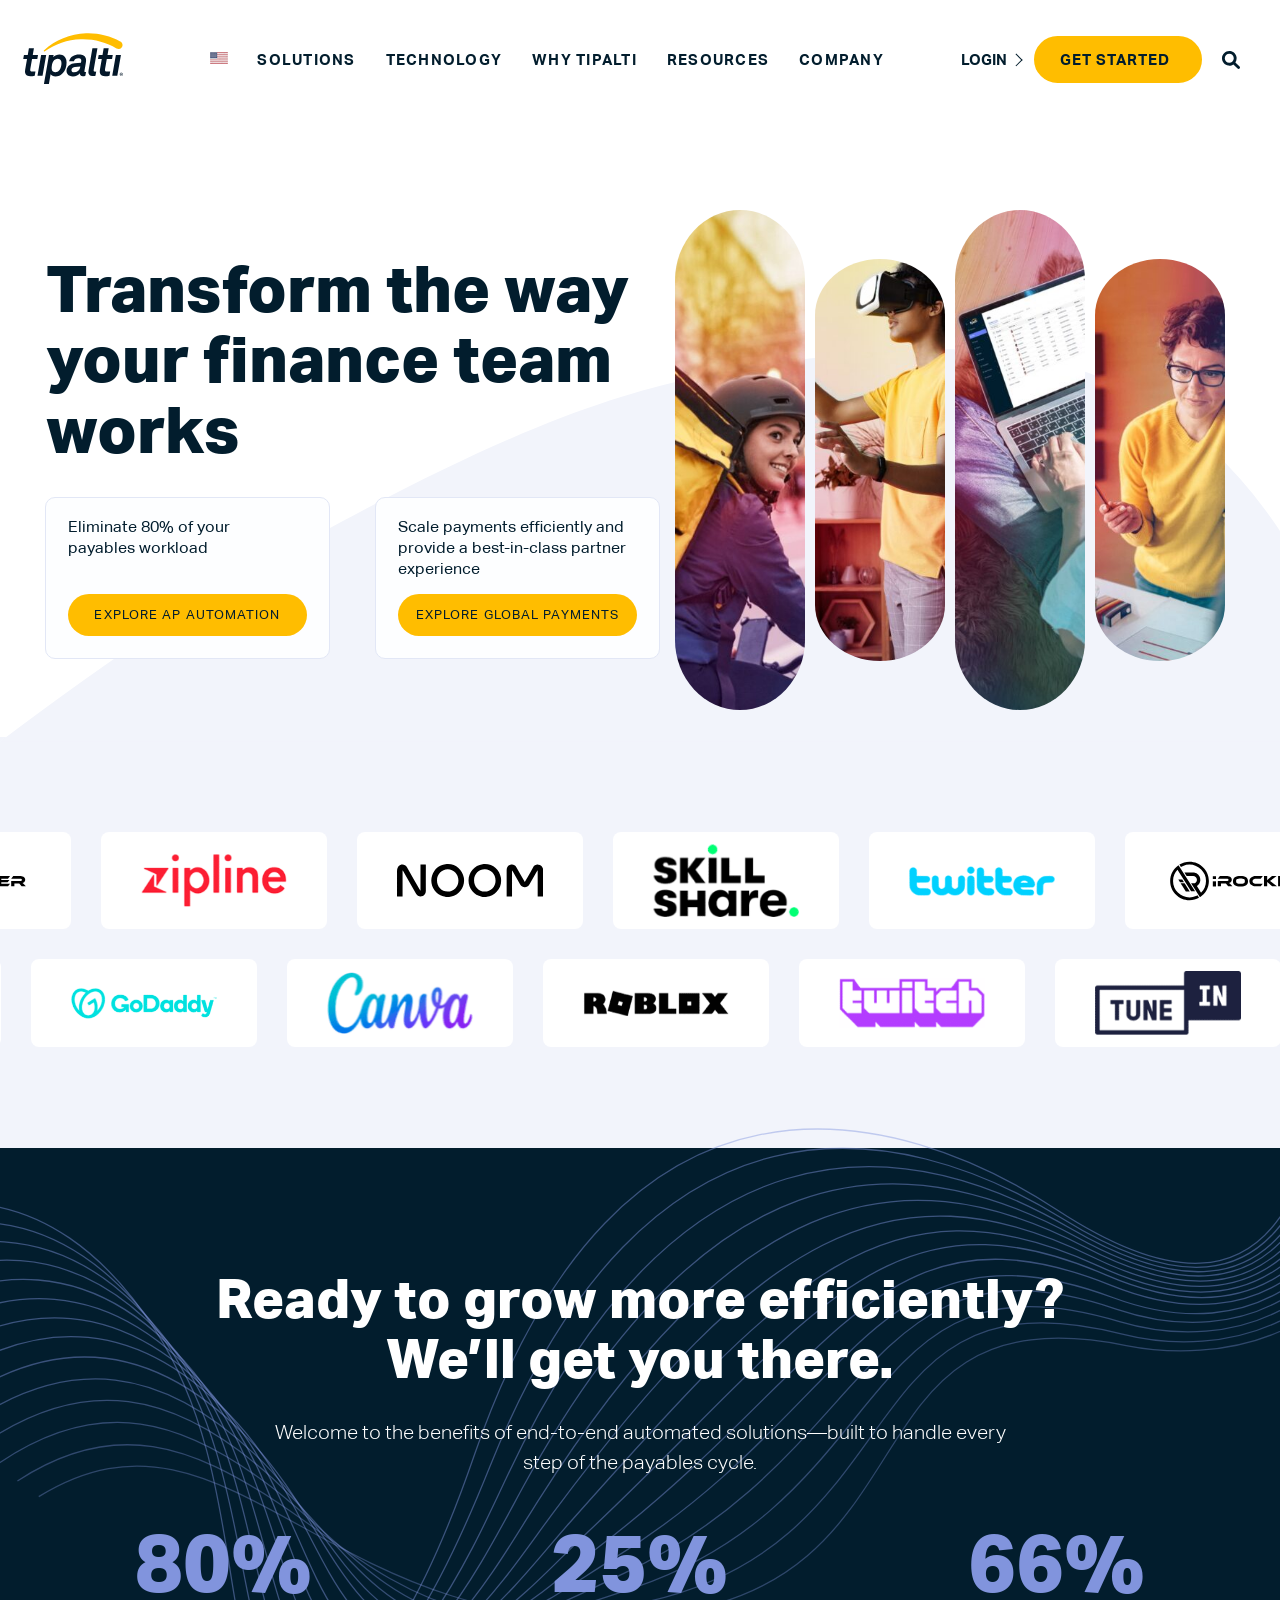
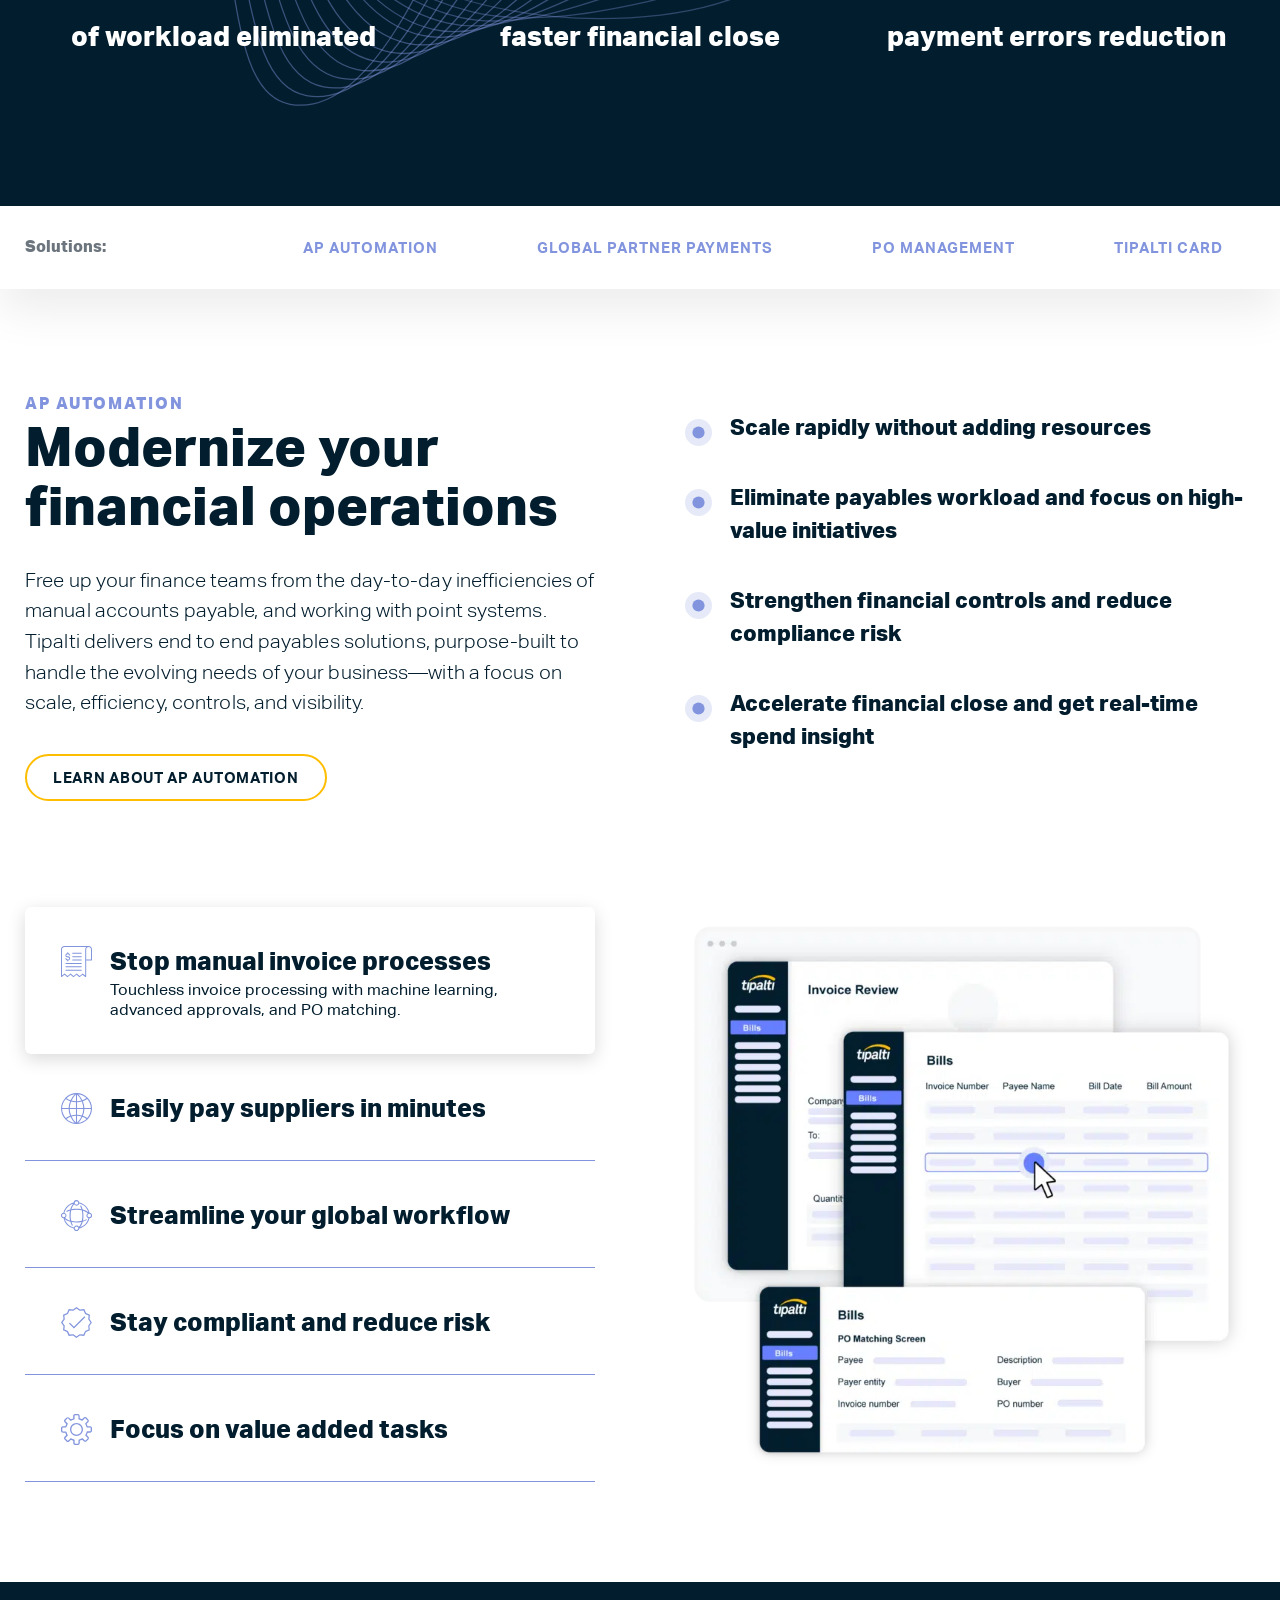
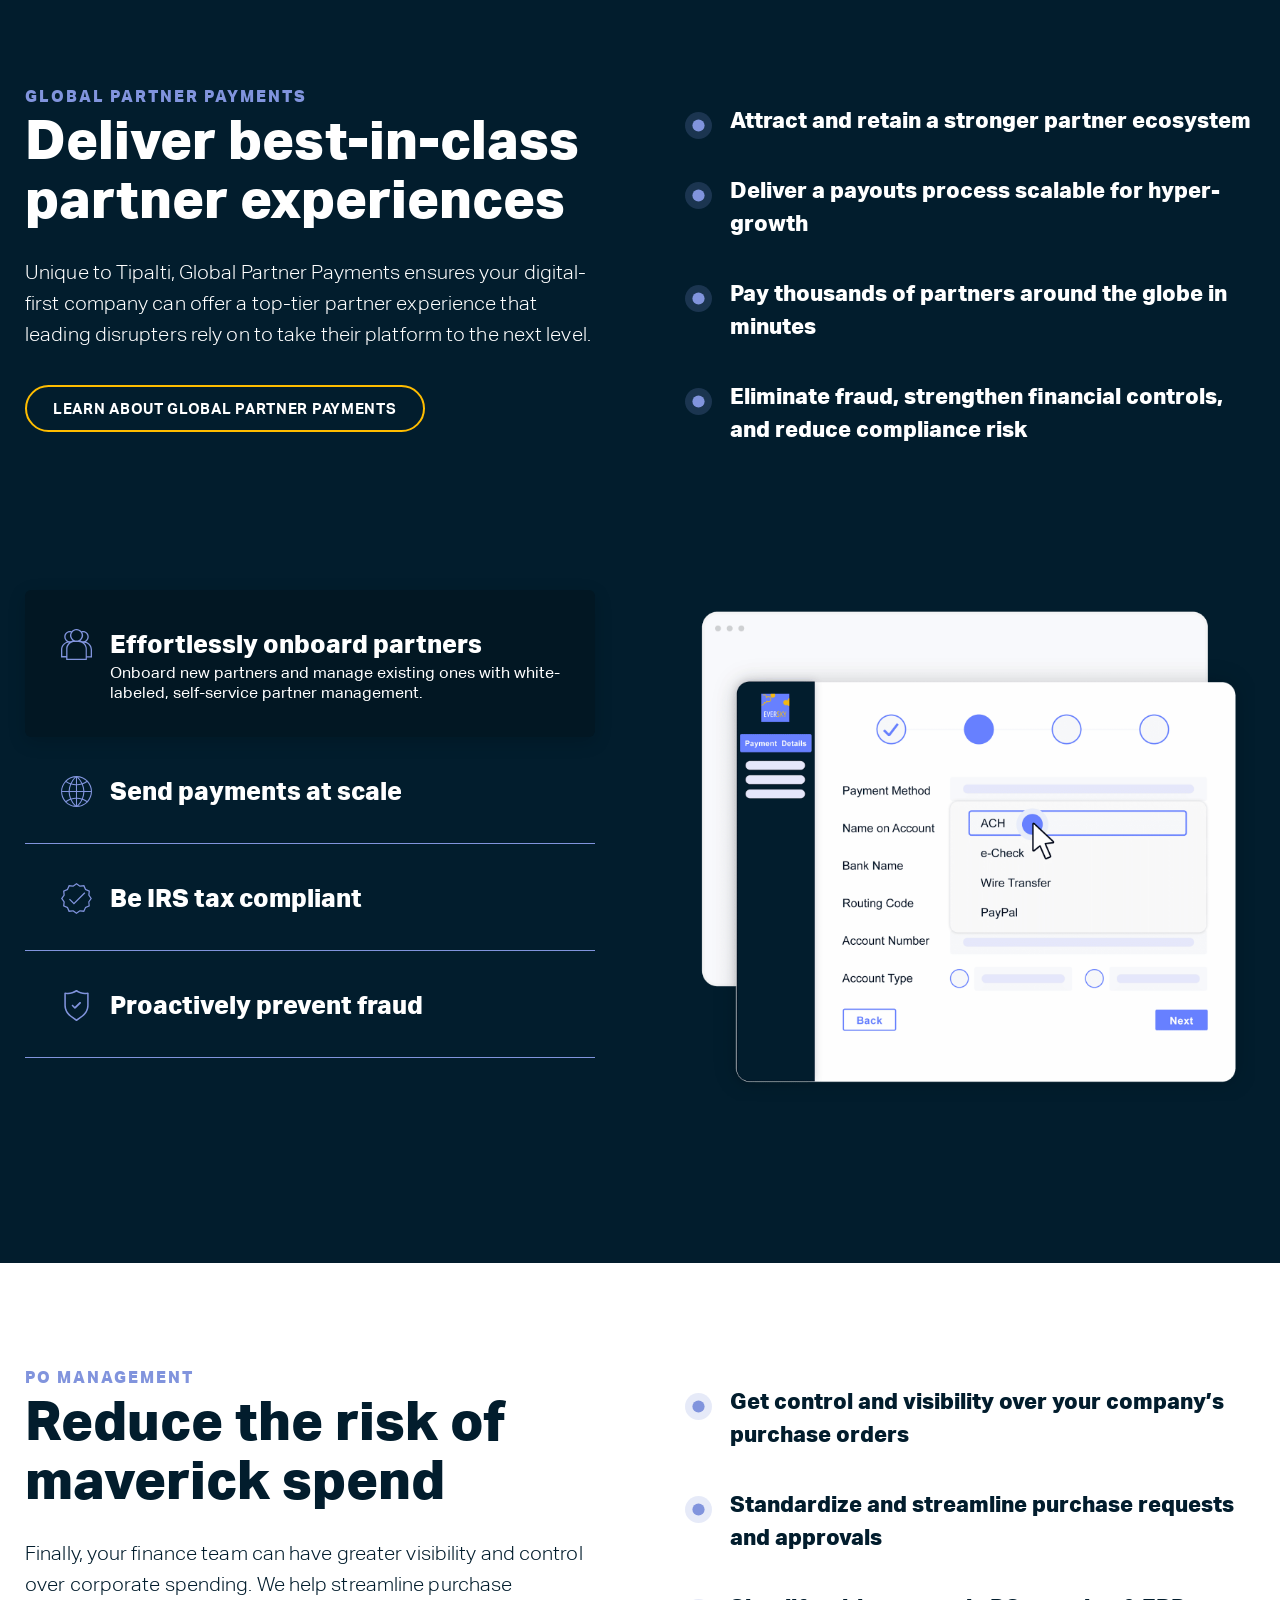
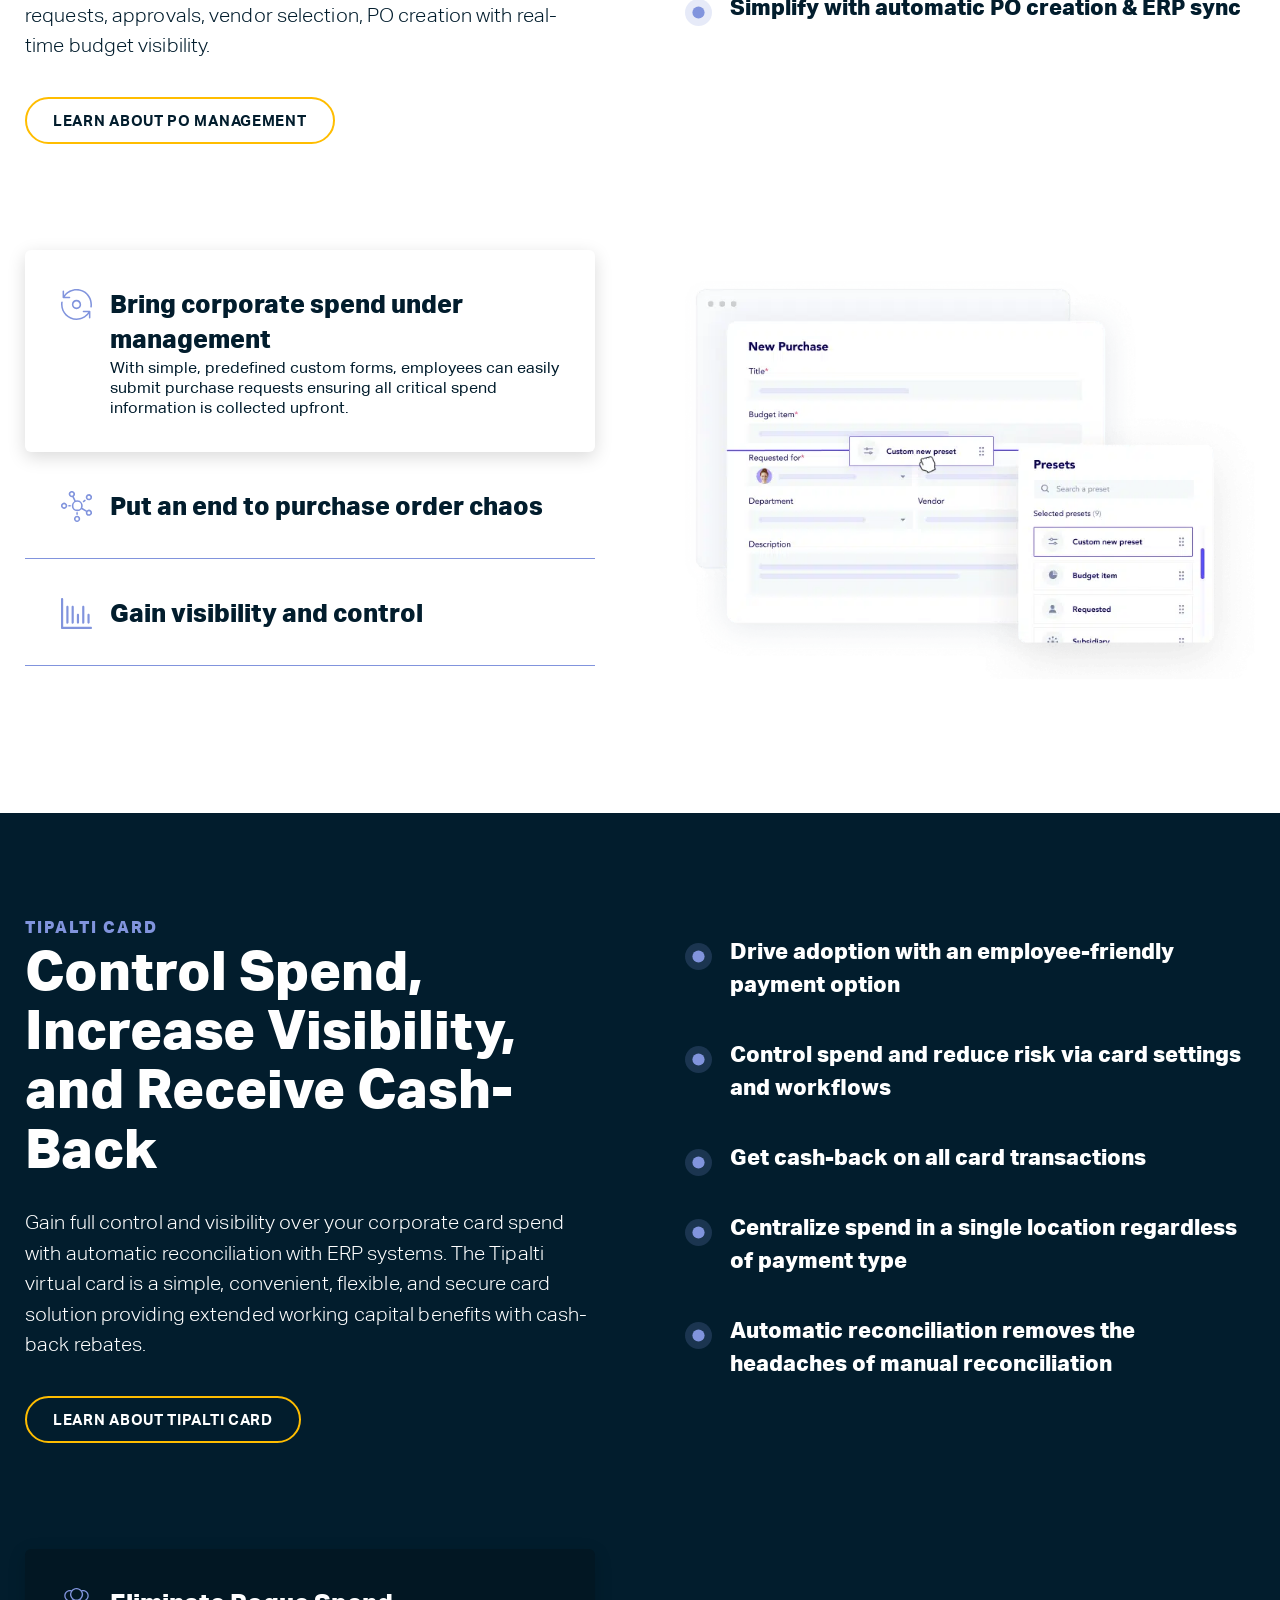
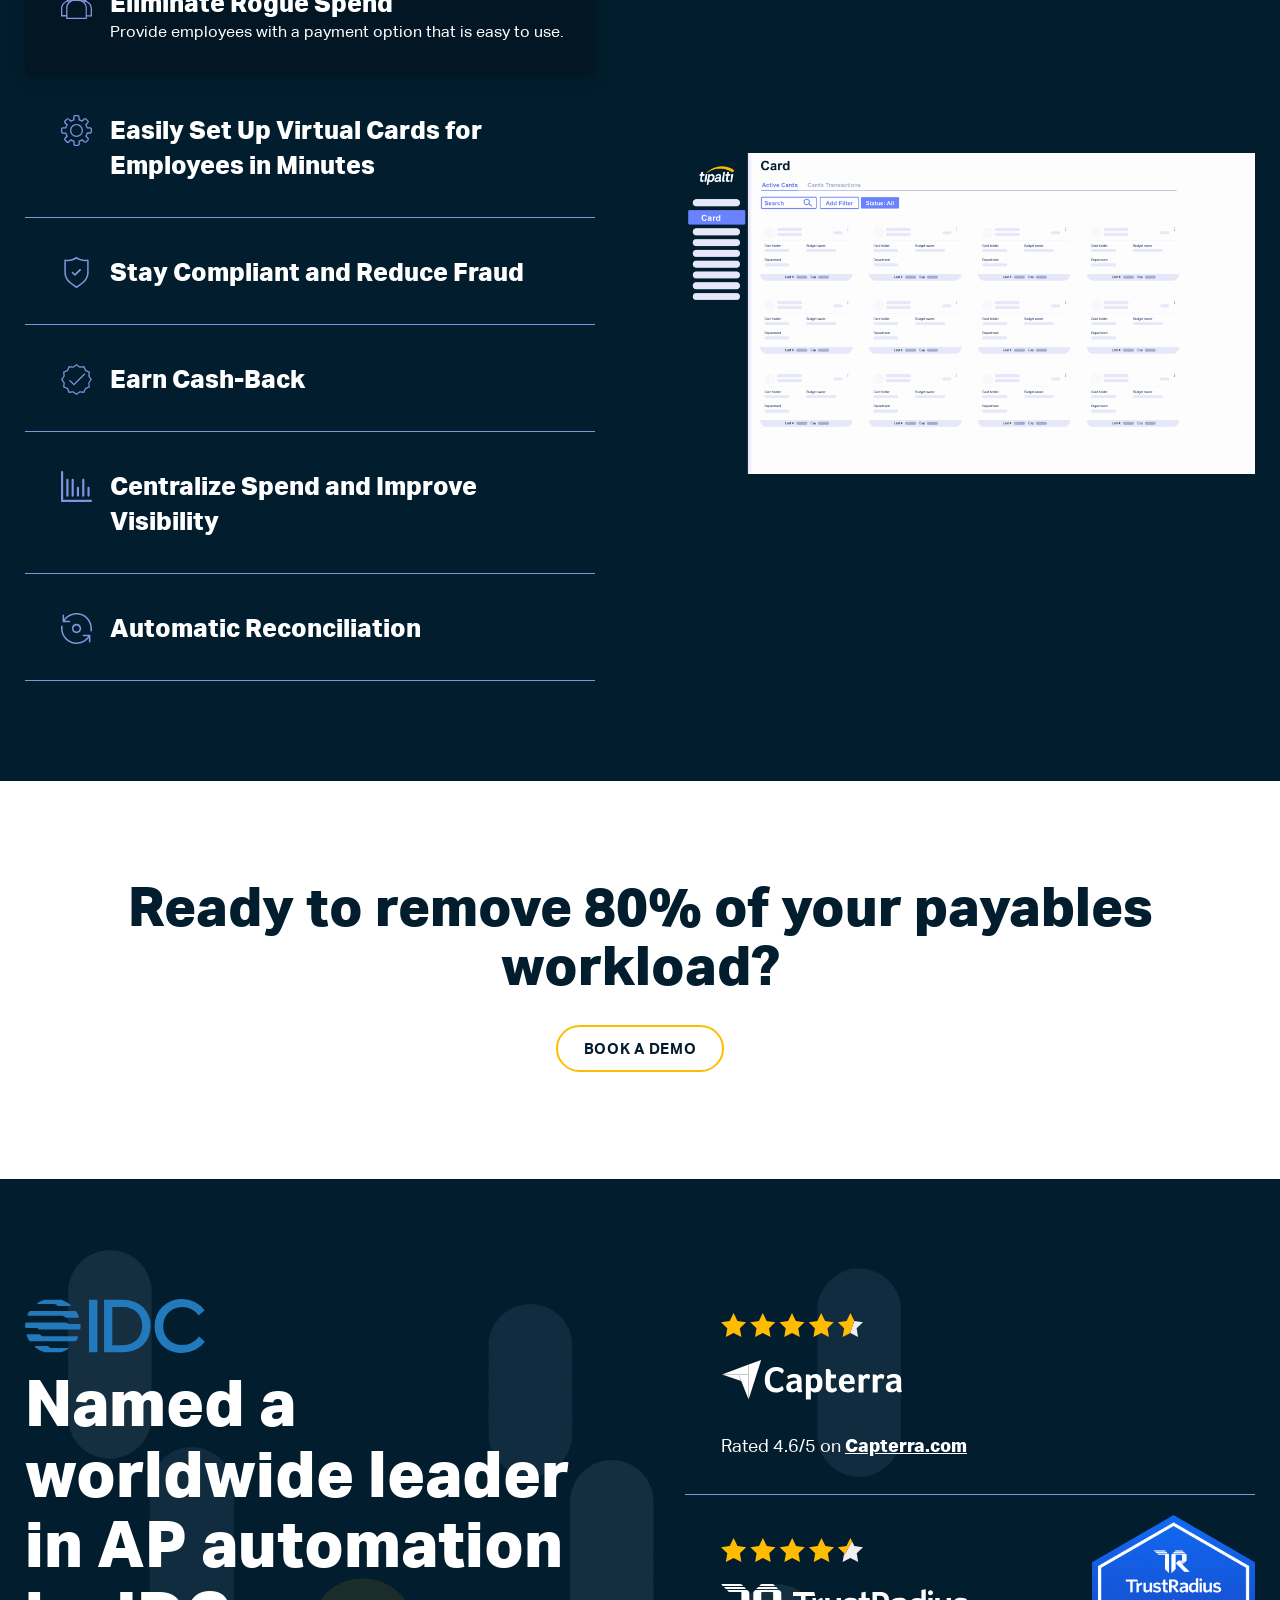
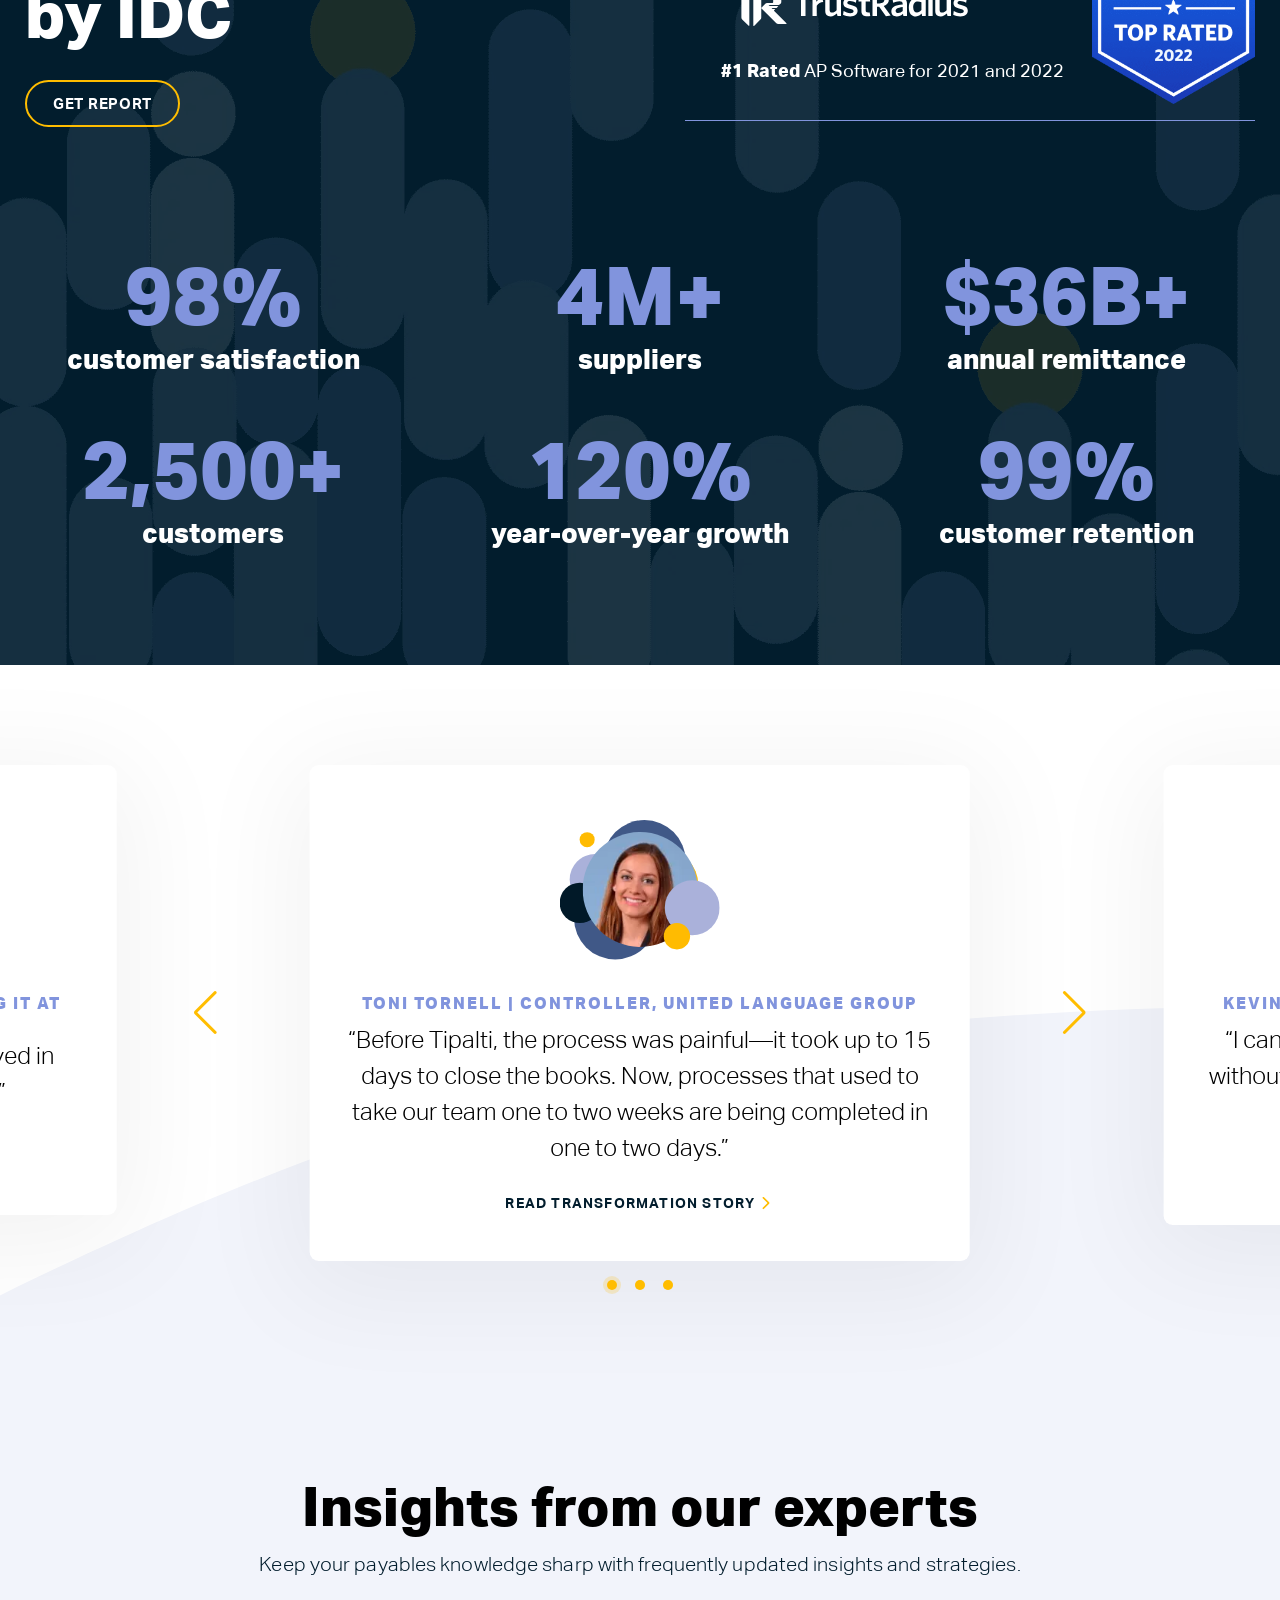
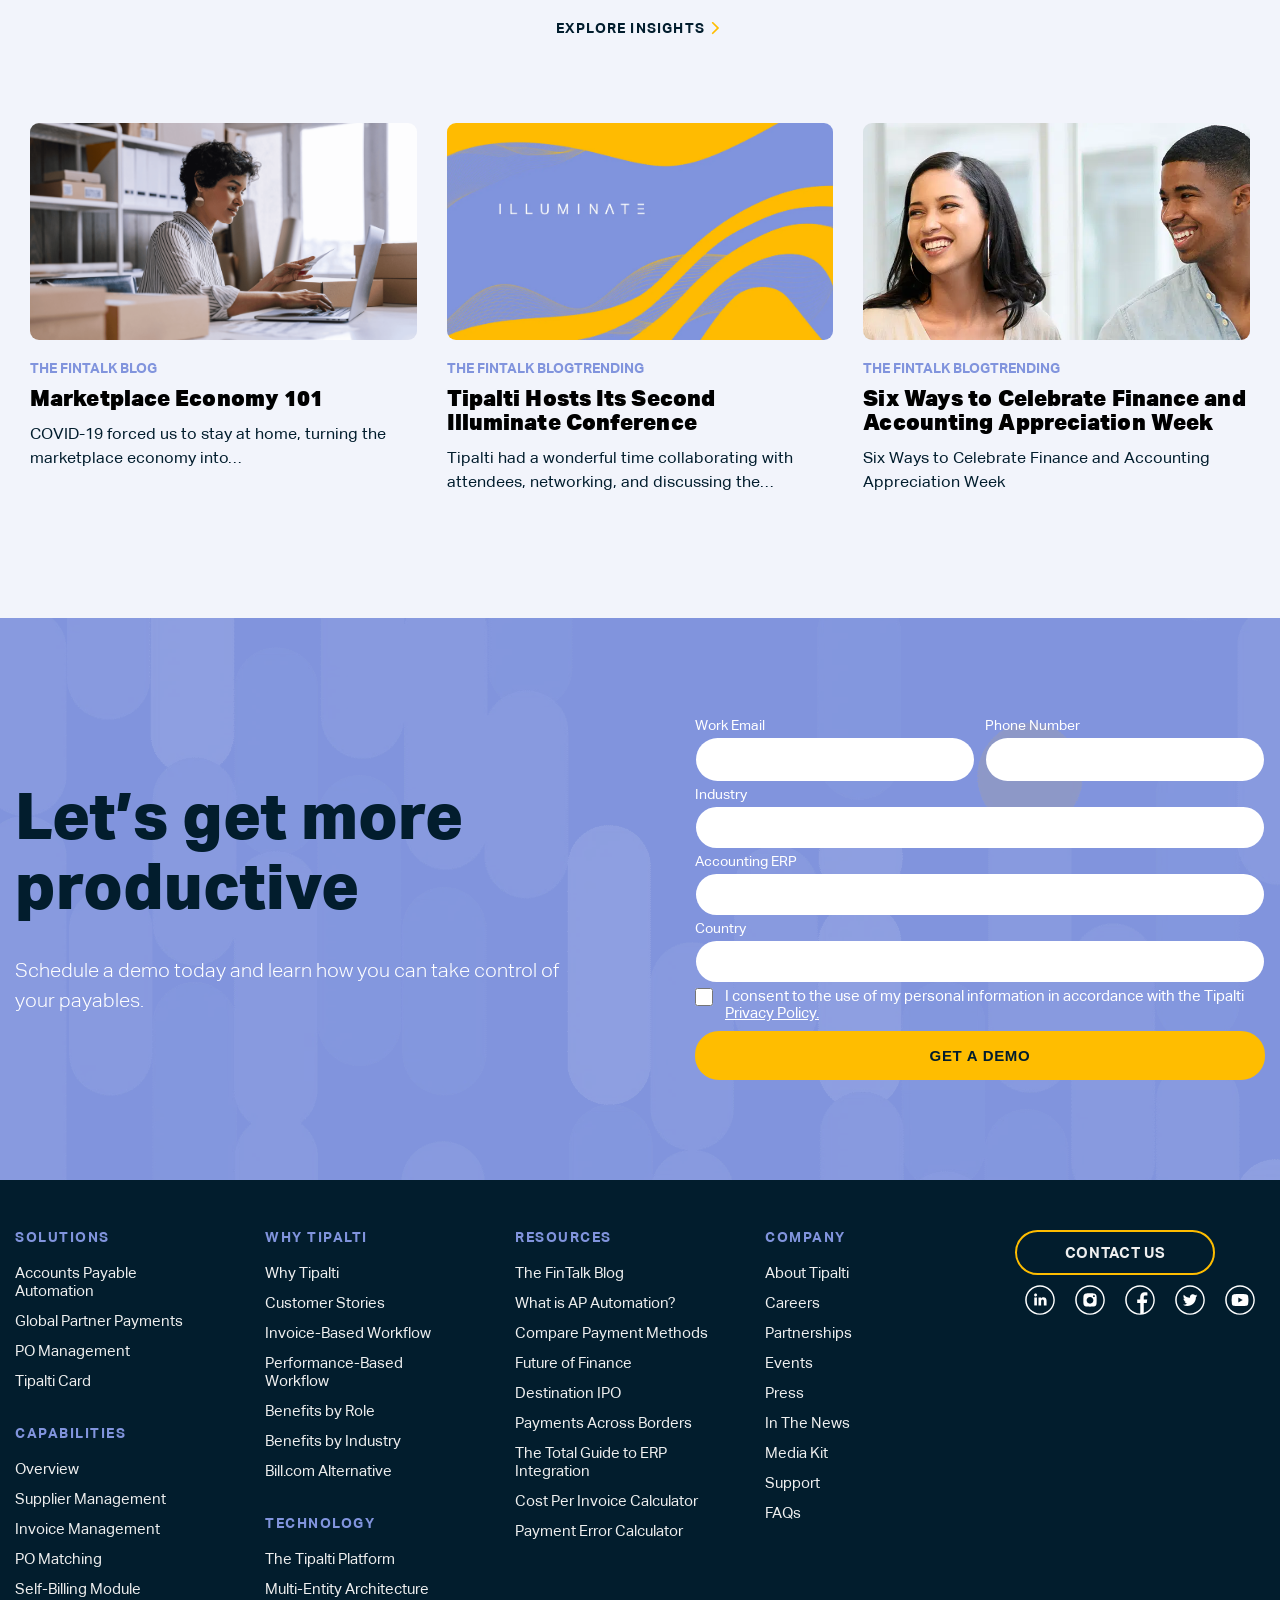
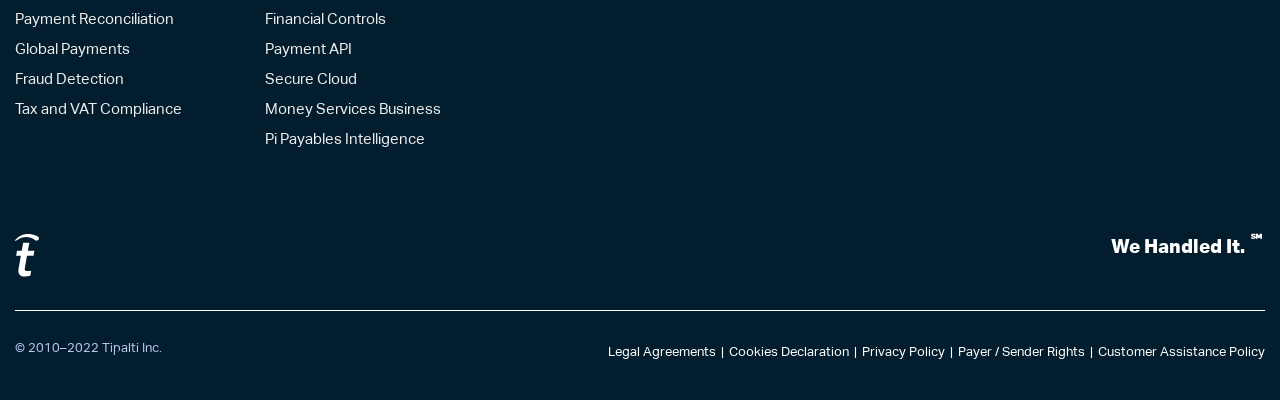
<file: src/preview/index.html>
<!doctype html>
<html lang="en">
<head>
	<meta charset="UTF-8">
<title>title</title>
<meta name="robots" content="noindex, nofollow">
<meta name="viewport" content="width=device-width, user-scalable=no, initial-scale=1.0, maximum-scale=1.0, minimum-scale=1.0">
<meta http-equiv="X-UA-Compatible" content="ie=edge">
<!-- Chrome, Firefox OS and Opera -->
<meta name="theme-color" content="#000">
<!-- Windows Phone -->
<meta name="msapplication-navbutton-color" content="#000">
<!-- iOS Safari -->
<meta name="apple-mobile-web-app-status-bar-style" content="#000">

<link rel="stylesheet" href="../static/css/index.css">



<!--<link rel="shortcut icon" href="../static/images/favicon.png"/>-->

</head>
<body class="home">
<!--page-wrapper-->
<div class="page-wrapper">
	<header class="header wrapper" id="header">
    <div class="container">
        <div class="header-btn"><span></span></div>
        <div class="header-logo"><a href="#"><img src="../static/images/general/logo.svg" alt="logo"></a></div>
        <div class="header-wrap">
            <div class="header-lang">
                <div class="header-lang__title">
                    <img src="../static/images/general/en-us.png" alt="en-us">
                </div>
                <ul>
                    <li><a href="#"><img src="../static/images/general/en-gb.png" alt="en-us"></a></li>
                    <li><a href="#"><img src="../static/images/general/Europe%20Flag.png" alt="en-us"></a></li>
                </ul>
            </div>
            <div class="header-nav">
                <ul>
                    <li class="menu-item">
                        <a href="#" class="menu-link">Solutions</a>
                        <ul class="sub-menu">
                            <li class="menu-item">
                                <a class="has-desc menu-link" href="#">Accounts Payable Automation</a>
                                <span class="menu-item-desc">End-to-end, invoice-based payments designed for growing companies</span>
                                <ul class="sub-menu collapse">
                                    <li class="menu-item menu-item-type-post_type">
                                        <a class="has-icon menu-link" href="#">
                                            <img src="../static/images/general/icon-supplier-management.svg" alt="Supplier Management Icon" class="menu-item-icon">
                                            Supplier Management
                                        </a>
                                    </li>
                                    <li class="menu-item menu-item-type-post_type menu-item-object-page">
                                        <a class="has-icon menu-link" href="#"><img src="../static/images/general/icon-invoice.svg" alt="Invoice Icon" class="menu-item-icon">
                                            Invoice Management
                                        </a>
                                    </li>
                                    <li class="menu-item menu-item-type-post_type menu-item-object-page">
                                        <a class="has-icon menu-link" href="#"><img src="../static/images/general/icon-po-matching.svg" alt="PO Matching Icon" class="menu-item-icon">
                                            Purchase Order Matching
                                        </a>
                                    </li>
                                    <li class="menu-item menu-item-type-post_type menu-item-object-page">
                                        <a class="has-icon menu-link" href="#">
                                            <img src="../static/images/general/icon-global-payouts.svg" alt="Global Payouts Icon" class="menu-item-icon">
                                            Payment Remittance
                                        </a>
                                    </li>
                                    <li class="menu-item menu-item-type-post_type menu-item-object-page">
                                        <a class="has-icon menu-link" href="#">
                                            <img src="../static/images/general/icon-payment-rec.svg" alt="Payment Reconciliation Icon" class="menu-item-icon">
                                            Payment Reconciliation
                                        </a>
                                    </li>
                                </ul>
                            </li>
                            <li class="order-last menu-item menu-item-type-post_type menu-item-object-page ">
                                <a class="has-desc menu-link" href="#">
                                    Purchase Order Management
                                </a>
                                <span class="menu-item-desc">Control and visibility over corporate spend</span>
                            </li>
                            <li class="menu-item menu-item-type-post_type menu-item-object-page">
                                <a class="has-desc menu-link" href="#">
                                    Global Partner Payments
                                </a>
                                <span class="menu-item-desc">Scalable payment solutions for creator, ad tech, sharing and marketplaces economy</span>
                                <ul class="sub-menu collapse">
                                    <li class="menu-item menu-item-type-post_type menu-item-object-page">
                                        <a class="has-icon menu-link" href="#">
                                            <img src="../static/images/general/icon-supplier-management.svg" alt="Supplier Management Icon" class="menu-item-icon">
                                            Partner Management
                                        </a>
                                    </li>
                                    <li class="menu-item menu-item-type-post_type menu-item-object-page">
                                        <a class="has-icon menu-link" href="#">
                                            <img src="../static/images/general/icon-global-payouts.svg" alt="Global Payouts Icon" class="menu-item-icon">
                                            Global Payments
                                        </a>
                                    </li>
                                    <li class="menu-item menu-item-type-post_type menu-item-object-page">
                                        <a class="has-icon menu-link" href="#">
                                            <img src="../static/images/general/icon-fraud-detection.svg" alt="Fraud Detection Icon" class="menu-item-icon">
                                            Fraud Detection
                                        </a>
                                    </li>
                                    <li class="menu-item menu-item-type-post_type menu-item-object-page">
                                        <a class="has-icon menu-link" href="#">
                                            <img src="../static/images/general/icon-self-billing.svg" alt="Self Billing Icon" class="menu-item-icon">
                                            Self-Billing Module
                                        </a>
                                    </li>
                                    <li class="menu-item menu-item-type-post_type menu-item-object-page">
                                        <a class="has-icon menu-link" href="#">
                                            <img src="../static/images/general/icon-tax-compliant.svg" alt="Tax Compliant Icon" class="menu-item-icon">
                                            Tax and VAT Compliance
                                        </a>
                                    </li>
                                </ul>
                            </li>
                            <li class="menu-item menu-item-type-post_type menu-item-object-page">
                                <a class="has-desc menu-link" href="#">
                                    Tipalti Card
                                </a>
                                <span class="menu-item-desc">Manage and reconcile spend, gain visibility, and receive cash-back</span>
                            </li>
                        </ul>
                    </li>
                    <li class="menu-item">
                        <a href="#" class="menu-link">Technology</a>
                        <ul class="sub-menu collapse">
                            <li class="menu-item menu-item-type-custom menu-item-object-custom">
                                <a class="menu-link has-desc" href="#">Overview</a>
                                <ul class="sub-menu collapse">
                                    <li class="menu-item menu-item-type-post_type menu-item-object-page">
                                        <a class="has-desc menu-link menu-link-default" href="#">The Tipalti Platform</a>
                                        <span class="menu-item-desc">Global, scalable, and fully automated</span>
                                    </li>
                                </ul>
                            </li>
                            <li class="menu-item menu-item-type-custom menu-item-object-custom ">
                                <a class="menu-link menu-item-disabled" href="#">Features</a>
                                <ul class="sub-menu collapse">
                                    <li class="menu-item menu-item-type-custom menu-item-object-custom">
                                        <a class="has-icon menu-link" href="#">
                                            <img src="../static/images/general/icon-multi-entity.svg" alt="Multi Entity Icon" class="menu-item-icon">Multi-Entity Architecture</a>
                                    </li>
                                    <li class="menu-item menu-item-type-post_type menu-item-object-page">
                                        <a class="has-icon menu-link" href="#">
                                            <img src="../static/images/general/icon-financial-controls.svg" alt="Financial Controls Icon" class="menu-item-icon">
                                            Financial Controls
                                        </a>
                                    </li>
                                    <li class="menu-item menu-item-type-post_type menu-item-object-page">
                                        <a class="has-icon menu-link" href="#">
                                            <img src="../static/images/general/icon-payments-api.svg" alt="Payment API Icon" class="menu-item-icon">Payment API
                                        </a>
                                    </li>
                                    <li class="menu-item menu-item-type-post_type menu-item-object-page">
                                        <a class="has-icon menu-link" href="#">
                                            <img src="../static/images/general/icon-po-matching.svg" alt="Secure Cloud Icon" class="menu-item-icon">Secure Cloud</a>
                                    </li>
                                    <li class="menu-item menu-item-type-post_type menu-item-object-page">
                                        <a class="has-icon menu-link" href="#">
                                            <img src="../static/images/general/icon-money-service-business.svg" alt="MSB Icon" class="menu-item-icon">Money Services Business</a>
                                    </li>
                                    <li class="menu-item menu-item-type-post_type menu-item-object-page">
                                        <a class="has-icon menu-link" href="#">
                                            <img src="../static/images/general/icon-artificial-intelligence.svg" alt="AI Icon"  class="menu-item-icon">Pi Payables Intelligence</a>
                                    </li>
                                </ul>
                            </li>
                            <li class="menu-item menu-item-type-custom menu-item-object-custom menu-item-has-children">
                                <a class="menu-link menu-item-disabled" href="#">Integrations</a>
                                <ul class="sub-menu collapse">
                                    <li class="menu-item menu-item-type-post_type menu-item-object-page">
                                        <a class="menu-link" href="#">ERP &amp; Accounting</a>
                                    </li>
                                    <li class="menu-item menu-item-type-post_type menu-item-object-page">
                                        <a class="menu-link" href="#">Oracle NetSuite</a>
                                    </li>
                                    <li class="menu-item menu-item-type-post_type menu-item-object-page">
                                        <a class="menu-link" href="#">Sage Intacct</a>
                                    </li>
                                    <li class="menu-item menu-item-type-post_type menu-item-object-page">
                                        <a class="menu-link" href="#">QuickBooks</a>
                                    </li>
                                    <li class="menu-item menu-item-type-post_type menu-item-object-page">
                                        <a class="menu-link" href="#">Microsoft Dynamics</a>
                                    </li>
                                    <li class="menu-item menu-item-type-post_type menu-item-object-page">
                                        <a class="menu-link" href="#">Sage Accounting</a>
                                    </li>
                                    <li class="menu-item menu-item-type-post_type menu-item-object-page">
                                        <a class="menu-link" href="#">Xero Accounting</a>
                                    </li>
                                    <li class="menu-item menu-item-type-post_type menu-item-object-page">
                                        <a class="menu-link" href="#">Performance Marketing</a>
                                    </li>
                                    <li class="menu-item menu-item-type-post_type menu-item-object-page ">
                                        <a class="menu-link" href="#">Custom Integrations</a>
                                    </li>
                                </ul>
                            </li>
                        </ul>
                    </li>
                    <li class="menu-item">
                        <a href="#" class="menu-link">Why Tipalti</a>
                        <ul class="sub-menu collapse">
                            <li class="menu-item menu-item-type-custom menu-item-object-custom">
                                <a class="menu-link menu-item-disabled" href="#">Overview</a>
                                <ul class="sub-menu collapse">
                                    <li class="menu-item menu-item-type-post_type menu-item-object-page">
                                        <a class="has-desc menu-link menu-link-default" href="#">Why Tipalti</a>
                                        <span class="menu-item-desc">A modern, holistic, powerful payables solution that scales with your changing business needs</span>
                                    </li>
                                    <li class="menu-item menu-item-type-post_type menu-item-object-page">
                                        <a class="has-desc menu-link menu-link-default" href="#">Customer Stories</a>
                                        <span class="menu-item-desc">See how we transform finance operations</span>
                                    </li>
                                </ul>
                            </li>
                            <li class="order-last menu-item menu-item-type-custom menu-item-object-custom menu-item-has-children">
                                <a class="menu-link menu-item-disabled" href="#">Benefits</a>
                                <ul class="sub-menu collapse">
                                    <li class="menu-item menu-item-type-post_type menu-item-object-page">
                                        <a class="menu-link" href="#">Accolades</a>
                                    </li>
                                    <li class="menu-item menu-item-type-post_type menu-item-object-page">
                                        <a class="menu-link" href="#">Invoice-Based Workflow</a>
                                    </li>
                                    <li class="menu-item menu-item-type-post_type menu-item-object-page">
                                        <a class="menu-link" href="#">Performance-Based Workflow</a>
                                    </li>
                                    <li class="menu-item menu-item-type-post_type menu-item-object-page">
                                        <a class="menu-link" href="#">Benefits by Role</a>
                                    </li>
                                </ul>
                            </li>
                            <li class="order-last menu-item menu-item-type-custom menu-item-object-custom menu-item-has-children">
                                <a class="menu-link menu-item-disabled" href="#">Additional Services</a>
                                <ul class="sub-menu collapse">
                                    <li class="menu-item menu-item-type-post_type menu-item-object-page">
                                        <a class="menu-link" href="#">Currency Management</a>
                                    </li>
                                    <li class="menu-item menu-item-type-post_type menu-item-object-page">
                                        <a class="menu-link" href="#">Accelerated Payments</a>
                                    </li>
                                    <li class="menu-item menu-item-type-post_type menu-item-object-page">
                                        <a class="menu-link" href="#">FX Hedging</a>
                                    </li>
                                    <li class="menu-item menu-item-type-post_type menu-item-object-page">
                                        <a class="menu-link" href="#">Implementation Services</a>
                                    </li>
                                    <li class="menu-item menu-item-type-post_type menu-item-object-page">
                                        <a class="menu-link" href="#">Supplier Enablement Program</a>
                                    </li>
                                </ul>
                            </li>
                            <li class="menu-item menu-item-type-custom menu-item-object-custom menu-item-has-children">
                                <a class="menu-link menu-item-disabled" href="#">Industries</a>
                                <ul class="sub-menu collapse">
                                    <li class="menu-item menu-item-type-post_type menu-item-object-page">
                                        <a class="menu-link" href="#">Advertising Technology</a>
                                    </li>
                                    <li class="menu-item menu-item-type-post_type menu-item-object-page">
                                        <a class="menu-link" href="#">Affiliate and Influencer Networks</a>
                                    </li>
                                    <li class="menu-item menu-item-type-post_type menu-item-object-page">
                                        <a class="menu-link" href="#">Business Services</a>
                                    </li>
                                    <li class="menu-item menu-item-type-post_type menu-item-object-page">
                                        <a class="menu-link" href="#">Ecommerce and Retail</a>
                                    </li>
                                    <li class="menu-item menu-item-type-post_type menu-item-object-page">
                                        <a class="menu-link" href="#">Education</a>
                                    </li>
                                    <li class="menu-item menu-item-type-post_type menu-item-object-page">
                                        <a class="menu-link" href="#">Financial Services</a>
                                    </li>
                                    <li class="menu-item menu-item-type-post_type menu-item-object-page ">
                                        <a class="menu-link" href="#">Healthcare</a>
                                    </li>
                                    <li class="menu-item menu-item-type-post_type menu-item-object-page">
                                        <a class="menu-link" href="#">Manufacturing and Wholesale</a>
                                    </li>
                                    <li class="menu-item menu-item-type-post_type menu-item-object-page">
                                        <a class="menu-link" href="#">Marketplaces and Gig Economy</a>
                                    </li>
                                    <li class="menu-item menu-item-type-post_type menu-item-object-page">
                                        <a class="menu-link" href="#">Online Services</a>
                                    </li>
                                    <li class="menu-item menu-item-type-post_type menu-item-object-page">
                                        <a class="menu-link" href="#">Software and Technology</a>
                                    </li>
                                    <li class="menu-item menu-item-type-post_type menu-item-object-page">
                                        <a class="menu-link" href="#">Video and Digital Media</a>
                                    </li>
                                    <li class="menu-item menu-item-type-post_type menu-item-object-page">
                                        <a class="menu-link" href="#">Video Gaming</a>
                                    </li>
                                </ul>
                            </li>
                        </ul>
                    </li>
                    <li class="menu-item">
                        <a href="#" class="menu-link">Resources</a>
                        <ul class="sub-menu collapse">
                            <li class="menu-item menu-item-type-custom menu-item-object-custom menu-item-has-children ">
                                <a class="menu-link menu-item-disabled" href="#">Blog</a>
                                <ul class="sub-menu collapse">
                                    <li class="menu-item menu-item-type-post_type menu-item-object-page">
                                        <a class="has-desc menu-link menu-link-default" href="#">The FinTalk Blog</a>
                                        <span class="menu-item-desc">Strategy and trends in payments</span>
                                    </li>
                                </ul>
                            </li>
                            <li class="menu-item menu-item-type-custom menu-item-object-custom menu-item-has-children">
                                <a class="menu-link menu-item-disabled" href="#">Tools</a>
                                <ul class="sub-menu collapse">
                                    <li class="menu-item menu-item-type-post_type menu-item-object-page">
                                        <a class="menu-link" href="#">Cost Per Invoice Calculator</a>
                                    </li>
                                    <li class="menu-item menu-item-type-post_type menu-item-object-page">
                                        <a class="menu-link" href="#">Payment Error Calculator</a>
                                    </li>
                                </ul>
                            </li>
                            <li class="menu-item menu-item-type-custom menu-item-object-custom menu-item-has-children">
                                <a class="menu-link menu-item-disabled" href="#">Guides</a>
                                <ul class="sub-menu collapse">
                                    <li class="menu-item menu-item-type-post_type menu-item-object-post">
                                        <a class="menu-link" href="#">What is AP Automation?</a>
                                    </li>
                                    <li class="menu-item menu-item-type-post_type menu-item-object-post">
                                        <a class="menu-link" href="#">Compare Payment Methods</a>
                                    </li>
                                    <li class="menu-item menu-item-type-post_type menu-item-object-page">
                                        <a class="menu-link" href="#">Future of Finance</a>
                                    </li>
                                    <li class="menu-item menu-item-type-post_type menu-item-object-page">
                                        <a class="menu-link" href="#">Destination IPO</a>
                                    </li>
                                    <li class="menu-item menu-item-type-post_type menu-item-object-post ">
                                        <a class="menu-link" href="#">Payments Across Borders</a>
                                    </li>
                                    <li class="menu-item menu-item-type-post_type menu-item-object-page">
                                        <a class="menu-link" href="#">The Total Guide to ERP Integration</a>
                                    </li>
                                </ul>
                            </li>
                        </ul>
                    </li>
                    <li class="menu-item">
                        <a href="#" class="menu-link">Company</a>
                        <ul class="sub-menu collapse">
                            <li class="menu-item menu-item-type-custom menu-item-object-custom menu-item-has-children">
                                <a class="menu-link menu-item-disabled" href="#">About Us</a>
                                <ul class="sub-menu collapse">
                                    <li class="menu-item menu-item-type-post_type menu-item-object-page">
                                        <a class="menu-link" href="#">About Tipalti</a>
                                    </li>
                                    <li class="menu-item menu-item-type-post_type menu-item-object-page">
                                        <a class="menu-link" href="#">Careers</a>
                                    </li>
                                    <li class="menu-item menu-item-type-post_type menu-item-object-page ">
                                        <a class="menu-link" href="#">Partnerships</a>
                                    </li>
                                    <li class="menu-item menu-item-type-post_type menu-item-object-page">
                                        <a class="menu-link" href="#">Contact Us</a>
                                    </li>
                                </ul>
                            </li>
                            <li class="menu-item menu-item-type-custom menu-item-object-custom menu-item-has-children">
                                <a class="menu-link menu-item-disabled" href="#">Help</a>
                                <ul class="sub-menu collapse">
                                    <li class="menu-item menu-item-type-post_type menu-item-object-page">
                                        <a class="menu-link" href="#">Support</a>
                                    </li>
                                    <li class="menu-item menu-item-type-post_type menu-item-object-page">
                                        <a class="menu-link" href="#">FAQs</a>
                                    </li>
                                </ul>
                            </li>
                            <li class="menu-item menu-item-type-custom menu-item-object-custom menu-item-has-children">
                                <a class="menu-link menu-item-disabled" href="#">News &amp; Events</a>
                                <ul class="sub-menu collapse">
                                    <li class="menu-item menu-item-type-post_type menu-item-object-page">
                                        <a class="menu-link" href="#">Events</a>
                                    </li>
                                    <li class="menu-item menu-item-type-post_type menu-item-object-page">
                                        <a class="menu-link" href="#">Newsroom</a>
                                    </li>
                                </ul>
                            </li>
                        </ul>
                    </li>
                </ul>
            </div>
            <div class="header-login">
                <a href="#" class="menu-link">Login</a>
            </div>
            <div class="header-button">
                <a href="#" class="btn-primary">GET STARTED</a>
            </div>
            <div class="header-search">
                <form action="#">
                    <label><input type="text" class="input-search" placeholder="Search..."></label>
                </form>
            </div>
        </div>
        <div class="header-link">
            <a href="#" class="btn-primary">Get Started </a>
        </div>
    </div>
    <div class="header-overlay"></div>
</header>
	<!--page-content-->
	<div class="page-content">
		<section class="hero">
			<div class="container">
				<div class="hero-desc">
					<h1 class="hero-title">Transform the way your finance team works</h1>
					<div class="hero-info">
						<div class="hero-info__title">
							<span>How can we help?</span>
							<ul>
								<li><a href="#">Explore AP Automation</a></li>
								<li><a href="#">Explore Global PAyments</a></li>
							</ul>
						</div>
						<div class="hero-info__item">
							<div class="hero-info__text">Eliminate 80% of your <br> payables workload</div>
							<div class="hero-info__link"><a href="#" class="btn-primary">Explore AP Automation</a></div>
						</div>
						<div class="hero-info__item">
							<div class="hero-info__text">Scale payments efficiently and provide a best-in-class partner experience</div>
							<div class="hero-info__link"><a href="#" class="btn-primary">Explore Global PAyments</a></div>
						</div>
					</div>
				</div>
				<div class="hero-media">
					<span><img src="../static/images/general/hero-1.jpg" alt="hero"></span>
					<span><img src="../static/images/general/hero-2.jpg" alt="hero"></span>
					<span><img src="../static/images/general/hero-3.jpg" alt="hero"></span>
					<span><img src="../static/images/general/hero-4.jpg" alt="hero"></span>
				</div>
			</div>
			<div class="hero-logo">
				<div class="hero-logo__item">
					<span><img src="../static/images/general/hero-logo-1.svg" alt="hero-logo"></span>
					<span><img src="../static/images/general/hero-logo-2.png" alt="hero-logo"></span>
					<span><img src="../static/images/general/hero-logo-3.svg" alt="hero-logo"></span>
					<span><img src="../static/images/general/hero-logo-4.png" alt="hero-logo"></span>
					<span><img src="../static/images/general/hero-logo-5.png" alt="hero-logo"></span>
					<span><img src="../static/images/general/hero-logo-1.svg" alt="hero-logo"></span>
				</div>
				<div class="hero-logo__item">
					<span><img src="../static/images/general/hero-logo-6.png" alt="hero-logo"></span>
					<span><img src="../static/images/general/hero-logo-7.png" alt="hero-logo"></span>
					<span><img src="../static/images/general/hero-logo-8.png" alt="hero-logo"></span>
					<span><img src="../static/images/general/hero-logo-9.png" alt="hero-logo"></span>
					<span><img src="../static/images/general/hero-logo-10.png" alt="hero-logo"></span>
					<span><img src="../static/images/general/hero-logo-6.png" alt="hero-logo"></span>
				</div>
			</div>
		</section>
		<section class="info">
			<div class="container">
				<div class="title-section title-section__white">
					Ready to grow more efficiently? We’ll get you there.
				</div>
				<div class="text-section text-section__white">
					Welcome to the benefits of end-to-end automated solutions—built to handle every step of the payables cycle.
				</div>
				<div class="info-wrap">
					<div class="info-item">
						<div class="info-item__number">80%</div>
						<div class="info-item__text">of workload eliminated</div>
					</div>
					<div class="info-item">
						<div class="info-item__number">25%</div>
						<div class="info-item__text">faster financial close</div>
					</div>
					<div class="info-item">
						<div class="info-item__number">66%</div>
						<div class="info-item__text">payment errors reduction</div>
					</div>
				</div>
			</div>
			<div class="bg-svg">
				<svg xmlns="http://www.w3.org/2000/svg" viewBox="0 0 1000 610" data-watch-parallax="{y:'-40,0',viewport:'.7'}" style="/* transform: translateY(-20.192px); */"><path data-watch-parallax="{x:'50',y:'-100,-135',opacity:'.15,.45',velocity:'1.5'}" style="opacity: 0.45; transform: translateX(50px) translateY(-135px);" fill="none" stroke="#8194dd" d="M1003.84-.62c-18.66 158.41-32.13 351.3-228.51 222.7-123.12-80.62-340.47-139.58-454.8 192-24.42 70.82-77.9 206.6-143.95 194.56-61.76-11.28-28.44-173.18-105.15-292.14-81-125.58-197.56-133.42-322.56-17.77"></path><path data-watch-parallax="{x:'50',y:'-100,-135',opacity:'.15,.45',velocity:'1.5'}" style="opacity: 0.45; transform: translateX(50px) translateY(-135px);" fill="none" stroke="#8194dd" d="M1007.88 12.15c-18.66 158.39-39.07 333.73-227.33 217.37-129.66-80.14-324.47-114.3-447.8 193.37-26.42 65.88-79.38 190.82-143.38 179-61.81-11.55-34.53-163.39-109-274.83C.86 208.15-111.31 199.14-232.3 309.33"></path><path data-watch-parallax="{x:'50',y:'-100,-135',opacity:'.15,.45',velocity:'1.5'}" style="opacity: 0.45; transform: translateX(50px) translateY(-135px);" fill="none" stroke="#8194dd" d="M1012.59 24.93C993.93 183.29 966 341.77 786.45 237 650 157.32 477.9 148 345.64 431.7c-28.42 61-80.85 175-142.8 163.4C141 583.26 162.19 441.48 89.92 337.55c-78-112.2-185.73-122.36-302.71-17.64"></path><path data-watch-parallax="{x:'50',y:'-100,-135',opacity:'.15,.45',velocity:'1.5'}" style="opacity: 0.45; transform: translateX(50px) translateY(-135px);" fill="none" stroke="#8194dd" d="M1016.62 37C998 195.54 962.06 338 791.67 244 648.3 164.82 499 180.3 357.85 440.3c-30.45 56.12-82.34 159.59-142.21 148-62-12-46.81-144-116.81-240.53C22.25 242.14-81 230.8-194 330.17"></path><path data-watch-parallax="{x:'50',y:'-100,-135',opacity:'.15,.45',velocity:'1.5'}" style="opacity: 0.45; transform: translateX(50px) translateY(-135px);" fill="none" stroke="#8194dd" d="M1021.33 49.82c-18.66 158.47-63 285.34-223.76 201.56-150.53-78.44-277-38.23-426.82 197.71-32.5 51.21-83.82 143.84-141.63 132.42-62-12.25-53-134.18-120.7-223.24-75.19-98.92-173.89-111.44-282.88-17.52"></path><path data-watch-parallax="{x:'50',y:'-100,-135',opacity:'.15,.45',velocity:'1.5'}" style="opacity: 0.45; transform: translateX(50px) translateY(-135px);" fill="none" stroke="#8194dd" d="M1025.36 62.6c-18.65 158.4-71.74 270.27-222.57 196.19C644.91 181.26 541.29 246 383 457.86c-34.6 46.31-85.3 128.07-141.05 116.84-62.12-12.51-59.27-124.35-124.59-205.92-73.84-92.21-168-105.91-273-17.46"></path><path data-watch-parallax="{x:'50',y:'-100,-135',opacity:'.15,.45',velocity:'1.5'}" style="opacity: 0.45; transform: translateX(50px) translateY(-135px);" fill="none" stroke="#8194dd" d="M1029.4 75.37C1010.74 233.74 948.56 331.1 808 266.2c-165.44-76.39-246.16 12.58-412.82 200.41-36.73 41.4-86.78 112.3-140.48 101.26-62.17-12.78-65.56-114.49-128.47-188.61-72.53-85.47-162-100.36-263-17.39"></path><path data-watch-parallax="{x:'50',y:'-100,-135',opacity:'.15,.45',velocity:'1.5'}" style="opacity: 0.45; transform: translateX(50px) translateY(-135px);" fill="none" stroke="#8194dd" d="M1034.11 87.48c-18.66 158.52-90.18 242-220.21 185.71-173.2-75-231 37.9-405.82 202-38.9 36.52-88.26 96.65-139.9 85.8-62.25-13.08-71.93-104.75-132.35-171.54-71.3-78.82-156.14-95-253.12-17.35"></path><path data-watch-parallax="{x:'50',y:'-100,-135',opacity:'.15,.45',velocity:'1.5'}" style="opacity: 0.443216; transform: translateX(48.8693px) translateY(-134.208px);" fill="none" stroke="#8194dd" d="M1038.14 100.26c-18.66 158.44-99.71 228.35-219 180.3-181.21-73-216 63-398.82 203.33-41.13 31.56-89.75 80.84-139.32 70.21-62.31-13.37-78.36-94.79-136.24-154.21-70.13-72-150.22-89.4-243.2-17.28"></path><path data-watch-parallax="{x:'50',y:'-100,-135',opacity:'.15,.45',velocity:'1.5'}" style="opacity: 0.422915; transform: translateX(45.4858px) translateY(-131.84px);" fill="none" stroke="#8194dd" d="M1042.18 113c-18.66 158.36-109.43 215.12-217.84 174.9-189.46-70.29-201.19 87.9-391.82 204.59-43.36 26.53-91.2 65-138.74 54.61-62.37-13.65-84.86-84.76-140.13-136.85-69-65.08-144.3-83.84-233.28-17.2"></path><path data-watch-parallax="{x:'50',y:'-100,-135',opacity:'.15,.45',velocity:'1.5'}" style="opacity: 0.404222; transform: translateX(42.3704px) translateY(-129.659px);" fill="none" stroke="#8194dd" d="M1046.89 125.14c-18.66 158.39-119.23 202.46-216.65 169.63-198-66.72-186.43 112.6-384.83 206.08-45.62 21.5-92.66 49.29-138.16 39.1-62.43-14-91.44-74.75-144-119.67-68.07-58.15-138.4-78.36-223.38-17.15"></path><path data-watch-parallax="{x:'50',y:'-100,-135',opacity:'.15,.45',velocity:'1.5'}" style="opacity: 0.385068; transform: translateX(39.178px) translateY(-127.425px);" fill="none" stroke="#8194dd" d="M1050.92 137.92c-18.66 158.31-129.08 190-215.46 164.25-206.88-61.73-171.66 136.92-377.83 207.41-47.87 16.36-94.13 33.5-137.58 23.54-62.48-14.31-98.1-64.56-147.9-102.38-67.18-51-132.48-72.83-213.44-17.08"></path><path data-watch-parallax="{x:'50',y:'-100,-135',opacity:'.15,.45',velocity:'1.5'}" style="opacity: 0.366478; transform: translateX(36.0796px) translateY(-125.256px);" fill="none" stroke="#8194dd" d="M1055 150.7c-18.66 158.39-138.88 178.13-214.27 159C624.58 255 683.91 470.84 469.85 518.64c-50.11 11.2-95.58 17.67-137 8-62.52-14.74-104.82-54.29-151.79-85.2-66.41-43.69-126.56-67.36-203.52-17"></path><path data-watch-parallax="{x:'50',y:'-100,-135',opacity:'.15,.45',velocity:'1.5'}" style="opacity: 0.34961; transform: translateX(33.2683px) translateY(-123.288px);" fill="none" stroke="#8194dd" d="M1059.66 162.81C1041 321.35 911.16 329.45 846.58 316.68 620.9 272.07 704.87 501.89 482.75 527.21 223.38 556.77 149.78 340.61-3 434.68"></path></svg>
			</div>
		</section>
		<section class="solutions">
			<div class="solutions-nav">
				<div class="container">
					<span>Solutions:</span>
					<ul>
						<li><a href="#" class="btn-secondary" data-item="solutions-1">AP Automation</a></li>
						<li><a href="#" class="btn-secondary" data-item="solutions-2">Global Partner Payments</a></li>
						<li><a href="#" class="btn-secondary" data-item="solutions-3">PO Management</a></li>
						<li><a href="#" class="btn-secondary" data-item="solutions-4">Tipalti Card</a></li>
					</ul>
				</div>
			</div>
			<div class="solutions-wrap">
				<div class="solutions-item">
					<div class="container">
						<div class="solutions-item__desc">
							<div class="solutions-item__title">
								<span>AP Automation</span>
								<div class="title-section">
									Modernize your financial operations
								</div>
								<div class="text-section">
									<p>
										Free up your finance teams from the day-to-day inefficiencies of manual accounts payable, and working with point systems. Tipalti delivers end to end payables solutions, purpose-built to handle the evolving needs of your business—with a focus on scale, efficiency, controls, and visibility.
									</p>
								</div>
								<div class="link-section">
									<a href="#" class="btn-border">Learn about AP Automation</a>
								</div>
							</div>
						</div>
						<div class="solutions-item__list">
							<ul>
								<li>Scale rapidly without adding resources</li>
								<li>Eliminate payables workload and focus on high-value initiatives</li>
								<li>Strengthen financial controls and reduce compliance risk</li>
								<li>Accelerate financial close and get real-time spend insight</li>
							</ul>
						</div>
						<div class="solutions-item__tab">
							<div class="solutions-item__tab-nav">
								<ul>
									<li>
										<a href="#" data-tab="tab-1" class="active">
											<img src="../static/images/general/icon-invoice.svg" alt="icon-invoice">
											<span class="tab-nav__title">Stop manual invoice processes</span>
											<span class="tab-nav__text">
												Touchless invoice processing with machine learning, advanced approvals, and PO matching.
											</span>
										</a>

										<a class="tab-nav-media" href="#"><img src="../static/images/general/tab-1.webp" alt="tab-1"></a>
									</li>
									<li>
										<a href="#" data-tab="tab-2">
											<img src="../static/images/general/icon-global-payouts.svg" alt="icon-global-payouts">
											<span class="tab-nav__title">Easily pay suppliers in minutes </span>
											<span class="tab-nav__text">
												Execute payments in a wide range of methods and currencies all around the globe, manage payment approvals, built-in fraud detection, and instant payment.
											</span>
										</a>
										<a class="tab-nav-media" href="#"><img src="../static/images/general/tab-2.webp" alt="tab-2"></a>
									</li>
									<li>
										<a href="#" data-tab="tab-3">
											<img src="../static/images/general/icon-global-workflow.svg" alt="icon-global-workflow">
											<span class="tab-nav__title">Streamline your global workflow </span>
											<span class="tab-nav__text">
												Unify global operations and ensure compliance across all entities and subsidiaries with HQ view.
											</span>
										</a>
										<a class="tab-nav-media" href="#"><img src="../static/images/general/tab-3.webp" alt="tab-3"></a>
									</li>
									<li>
										<a href="#" data-tab="tab-4">
											<img src="../static/images/general/icon-tax-compliant.svg" alt="icon-tax-compliant">
											<span class="tab-nav__title">Stay compliant and reduce risk</span>
											<span class="tab-nav__text">
												Enterprise-grade financial controls with role-based security, audit logs, and ensure compliance with KPMG approved tax engine.
											</span>
										</a>
										<a class="tab-nav-media" href="#"><img src="../static/images/general/tab-4.webp" alt="tab-4"></a>
									</li>
									<li>
										<a href="#" data-tab="tab-5">
											<img src="../static/images/general/icon-erp-integration.svg" alt="icon-erp-integration">
											<span class="tab-nav__title">Focus on value added tasks </span>
											<span class="tab-nav__text">
												Empower supplier self service and reduce inquiries with a multi-language portal with supplier self service, and real-time view of payments and invoices.
											</span>
										</a>
										<a class="tab-nav-media" href="#"><img src="../static/images/general/tab-5.webp" alt="tab-5"></a>
									</li>
								</ul>
							</div>
							<div class="solutions-item__tab-inner">
								<div class="solutions-item__tab-item active" data-tab="tab-1">
									<a href="#"><img src="../static/images/general/tab-1.webp" alt="tab-1"></a>
								</div>
								<div class="solutions-item__tab-item" data-tab="tab-2">
									<a href="#"><img src="../static/images/general/tab-2.webp" alt="tab-2"></a>
								</div>
								<div class="solutions-item__tab-item" data-tab="tab-3">
									<a href="#"><img src="../static/images/general/tab-3.webp" alt="tab-3"></a>
								</div>
								<div class="solutions-item__tab-item" data-tab="tab-4">
									<a href="#"><img src="../static/images/general/tab-4.webp" alt="tab-4"></a>
								</div>
								<div class="solutions-item__tab-item" data-tab="tab-5">
									<a href="#"><img src="../static/images/general/tab-5.webp" alt="tab-5"></a>
								</div>
							</div>
						</div>
					</div>
				</div>
				<div class="solutions-item">
					<div class="container">
						<div class="solutions-item__desc">
							<div class="solutions-item__title">
								<span>GLOBAL PARTNER PAYMENTS</span>
								<div class="title-section title-section__white">
									Deliver best-in-class partner experiences
								</div>
								<div class="text-section text-section__white">
									<p>
										Unique to Tipalti, Global Partner Payments ensures your digital-first company can offer a top-tier partner experience that leading disrupters rely on to take their platform to the next level.
									</p>
								</div>
								<div class="link-section">
									<a href="#" class="btn-border">Learn about GLOBAL PARTNER PAYMENTS</a>
								</div>
							</div>
						</div>
						<div class="solutions-item__list">
							<ul>
								<li>Attract and retain a stronger partner ecosystem</li>
								<li>Deliver a payouts process scalable for hyper-growth</li>
								<li>Pay thousands of partners around the globe in minutes</li>
								<li>Eliminate fraud, strengthen financial controls, and reduce compliance risk</li>
							</ul>
						</div>
						<div class="solutions-item__tab">
							<div class="solutions-item__tab-nav">
								<ul>
									<li>
										<a href="#" data-tab="tab-1" class="active">
											<img src="../static/images/general/icon-supplier-management.svg" alt="supplier-management">
											<span class="tab-nav__title">Effortlessly onboard partners </span>
											<span class="tab-nav__text">
												Onboard new partners and manage existing ones with white-labeled, self-service partner management.
											</span>
										</a>
										<a class="tab-nav-media" href="#"><img src="../static/images/general/tab-2-1.png" alt="tab-1"></a>
									</li>
									<li>
										<a href="#" data-tab="tab-2">
											<img src="../static/images/general/icon-global-payouts.svg" alt="icon-global-payouts">
											<span class="tab-nav__title">Send payments at scale </span>
											<span class="tab-nav__text">
												Securely send thousands of payments to 196 countries, in local currencies in 6 payment methods in minutes—and eliminate errors before they happen.
											</span>
										</a>
										<a class="tab-nav-media" href="#"><img src="../static/images/general/tab-2-2.webp" alt="tab-2"></a>
									</li>
									<li>
										<a href="#" data-tab="tab-3">
											<img src="../static/images/general/icon-tax-compliant.svg" alt="icon-tax-compliant">
											<span class="tab-nav__title">Be IRS tax compliant </span>
											<span class="tab-nav__text">
												Ensure IRS tax compliance with KPMG-approved tax form collection, tax ID validation and withholding calculations.
											</span>
										</a>
										<a class="tab-nav-media" href="#"><img src="../static/images/general/tab-2-3.png" alt="tab-3"></a>
									</li>
									<li>
										<a href="#" data-tab="tab-4">
											<img src="../static/images/general/icon-fraud-detection.svg" alt="icon-fraud-detection">
											<span class="tab-nav__title">Proactively prevent fraud </span>
											<span class="tab-nav__text">
												Mitigate exposure and conduct proactive fraud checks.
											</span>
										</a>
										<a class="tab-nav-media" href="#"><img src="../static/images/general/tab-2-4.png" alt="tab-4"></a>
									</li>
								</ul>
							</div>
							<div class="solutions-item__tab-inner">
								<div class="solutions-item__tab-item active" data-tab="tab-1">
									<a href="#"><img src="../static/images/general/tab-2-1.png" alt="tab-1"></a>
								</div>
								<div class="solutions-item__tab-item" data-tab="tab-2">
									<a href="#"><img src="../static/images/general/tab-2-2.webp" alt="tab-2"></a>
								</div>
								<div class="solutions-item__tab-item" data-tab="tab-3">
									<a href="#"><img src="../static/images/general/tab-2-3.png" alt="tab-3"></a>
								</div>
								<div class="solutions-item__tab-item" data-tab="tab-4">
									<a href="#"><img src="../static/images/general/tab-2-4.png" alt="tab-4"></a>
								</div>
							</div>
						</div>
					</div>
				</div>
				<div class="solutions-item">
					<div class="container">
						<div class="solutions-item__desc">
							<div class="solutions-item__title">
								<span>PO MANAGEMENT</span>
								<div class="title-section">
									Reduce the risk of maverick spend
								</div>
								<div class="text-section">
									<p>
										Finally, your finance team can have greater visibility and control over corporate spending. We help streamline purchase requests, approvals, vendor selection, PO creation with real-time budget visibility.
									</p>
								</div>
								<div class="link-section">
									<a href="#" class="btn-border">Learn about PO MANAGEMENT</a>
								</div>
							</div>
						</div>
						<div class="solutions-item__list">
							<ul>
								<li>Get control and visibility over your company’s purchase orders</li>
								<li>Standardize and streamline purchase requests and approvals</li>
								<li>Simplify with automatic PO creation & ERP sync</li>
							</ul>
						</div>
						<div class="solutions-item__tab">
							<div class="solutions-item__tab-nav">
								<ul>
									<li>
										<a href="#" data-tab="tab-1" class="active">
											<img src="../static/images/general/icon-procurement.svg" alt="icon-procurement">
											<span class="tab-nav__title">Bring corporate spend under management </span>
											<span class="tab-nav__text">
												With simple, predefined custom forms, employees can easily submit purchase requests ensuring all critical spend information is collected upfront.
											</span>
										</a>
										<a class="tab-nav-media" href="#"><img src="../static/images/general/tab-3-1.webp" alt="tab-1"></a>
									</li>
									<li>
										<a href="#" data-tab="tab-2">
											<img src="../static/images/general/icon-network-group.svg" alt="network-group">
											<span class="tab-nav__title">Put an end to purchase order chaos </span>
											<span class="tab-nav__text">
												Eliminate messy emails, spreadsheets, and tickets by managing every aspect of your procurement in one centralized place.
											</span>
										</a>
										<a class="tab-nav-media" href="#"><img src="../static/images/general/tab-3-2.webp" alt="tab-2"></a>
									</li>
									<li>
										<a href="#" data-tab="tab-3">
											<img src="../static/images/general/icon-payment-rec.svg" alt="icon-payment-rec">
											<span class="tab-nav__title">Gain visibility and control </span>
											<span class="tab-nav__text">
												Keep all procurement data easily searchable and accessible. With access to the true spend pipeline, finance, procurement, legal and security can get involved early.
											</span>
										</a>
										<a class="tab-nav-media" href="#"><img src="../static/images/general/tab-3-3.png" alt="tab-3"></a>
									</li>
								</ul>
							</div>
							<div class="solutions-item__tab-inner">
								<div class="solutions-item__tab-item active" data-tab="tab-1">
									<a href="#"><img src="../static/images/general/tab-3-1.webp" alt="tab-1"></a>
								</div>
								<div class="solutions-item__tab-item" data-tab="tab-2">
									<a href="#"><img src="../static/images/general/tab-3-2.webp" alt="tab-2"></a>
								</div>
								<div class="solutions-item__tab-item" data-tab="tab-3">
									<a href="#"><img src="../static/images/general/tab-3-3.png" alt="tab-3"></a>
								</div>
							</div>
						</div>
					</div>
				</div>
				<div class="solutions-item">
					<div class="container">
						<div class="solutions-item__desc">
							<div class="solutions-item__title">
								<span>TIPALTI CARD</span>
								<div class="title-section title-section__white">
									Control Spend, Increase Visibility, and Receive Cash-Back
								</div>
								<div class="text-section text-section__white">
									<p>
										Gain full control and visibility over your corporate card spend with automatic reconciliation with ERP systems. The Tipalti virtual card is a simple, convenient, flexible, and secure card solution providing extended working capital benefits with cash-back rebates.
									</p>
								</div>
								<div class="link-section">
									<a href="#" class="btn-border">Learn about TIPALTI CARD</a>
								</div>
							</div>
						</div>
						<div class="solutions-item__list">
							<ul>
								<li>Drive adoption with an employee-friendly payment option</li>
								<li>Control spend and reduce risk via card settings and workflows</li>
								<li>Get cash-back on all card transactions</li>
								<li>Centralize spend in a single location regardless of payment type</li>
								<li>Automatic reconciliation removes the headaches of manual reconciliation</li>
							</ul>
						</div>
						<div class="solutions-item__tab">
							<div class="solutions-item__tab-nav">
								<ul>
									<li>
										<a href="#" data-tab="tab-1" class="active">
											<img src="../static/images/general/icon-supplier-management.svg" alt="supplier-management">
											<span class="tab-nav__title">Eliminate Rogue Spend</span>
											<span class="tab-nav__text">
												Provide employees with a payment option that is easy to use.
											</span>
										</a>
										<a class="tab-nav-media" href="#"><img src="../static/images/general/tab-4-1.webp" alt="tab-1"></a>
									</li>
									<li>
										<a href="#" data-tab="tab-2">
											<img src="../static/images/general/icon-erp-integration.svg" alt="erp-integration">
											<span class="tab-nav__title">Easily Set Up Virtual Cards for Employees in Minutes</span>
											<span class="tab-nav__text">
												Set up, manage, and delete cards with ease.
											</span>
										</a>
										<a class="tab-nav-media" href="#"><img src="../static/images/general/tab-4-2.png" alt="tab-2"></a>
									</li>
									<li>
										<a href="#" data-tab="tab-3">
											<img src="../static/images/general/icon-fraud-detection.svg" alt="icon-fraud-detection">
											<span class="tab-nav__title">Stay Compliant and Reduce Fraud</span>
											<span class="tab-nav__text">
												Issue cards with robust security and financial controls such as spend limits, vendor limits, and pre-approved categories.
											</span>
										</a>
										<a class="tab-nav-media" href="#"><img src="../static/images/general/tab-4-3.png" alt="tab-3"></a>
									</li>
									<li>
										<a href="#" data-tab="tab-4">
											<img src="../static/images/general/icon-tax-compliant.svg" alt="icon-tax-compliant">
											<span class="tab-nav__title">Earn Cash-Back</span>
											<span class="tab-nav__text">
												Get cash-back for every dollar you spend via virtual payment cards. It’s that simple!
											</span>
										</a>
										<a class="tab-nav-media" href="#"><img src="../static/images/general/tab-4-4.png" alt="tab-4"></a>
									</li>
									<li>
										<a href="#" data-tab="tab-5">
											<img src="../static/images/general/icon-payment-rec.svg" alt="payment-rec">
											<span class="tab-nav__title">Centralize Spend and Improve Visibility</span>
											<span class="tab-nav__text">
												Manage all your company’s spend in one place with visibility that enables informed decisions about when to change or remove access to digital cards.
											</span>
										</a>
										<a class="tab-nav-media" href="#"><img src="../static/images/general/tab-4-5.png" alt="tab-5"></a>
									</li>
									<li>
										<a href="#" data-tab="tab-6">
											<img src="../static/images/general/icon-procurement.svg" alt="procurement">
											<span class="tab-nav__title">Automatic Reconciliation</span>
											<span class="tab-nav__text">
												Say goodbye to manual, spreadsheet-based reconciliation processes. Virtual card transactions are automatically captured and processed like any other payment method.
											</span>
										</a>
										<a class="tab-nav-media" href="#"><img src="../static/images/general/tab-4-6.png" alt="tab-6"></a>
									</li>
								</ul>
							</div>
							<div class="solutions-item__tab-inner">
								<div class="solutions-item__tab-item active" data-tab="tab-1">
									<a href="#"><img src="../static/images/general/tab-4-1.webp" alt="tab-1"></a>
								</div>
								<div class="solutions-item__tab-item" data-tab="tab-2">
									<a href="#"><img src="../static/images/general/tab-4-2.png" alt="tab-2"></a>
								</div>
								<div class="solutions-item__tab-item" data-tab="tab-3">
									<a href="#"><img src="../static/images/general/tab-4-3.png" alt="tab-3"></a>
								</div>
								<div class="solutions-item__tab-item" data-tab="tab-4">
									<a href="#"><img src="../static/images/general/tab-4-4.png" alt="tab-4"></a>
								</div>
								<div class="solutions-item__tab-item" data-tab="tab-5">
									<a href="#"><img src="../static/images/general/tab-4-5.png" alt="tab-5"></a>
								</div>
								<div class="solutions-item__tab-item" data-tab="tab-6">
									<a href="#"><img src="../static/images/general/tab-4-6.png" alt="tab-6"></a>
								</div>
							</div>
						</div>
					</div>
				</div>
			</div>
		</section>
		<section class="banner">
			<div class="container-fluid">
				<div class="title-section">
					Ready to remove 80% of your payables workload?
				</div>
				<div class="link-section">
					<a href="#" class="btn-border">Book a Demo</a>
				</div>
			</div>
		</section>
		<section class="privilege">
			<div class="privilege-bg">
				<img src="../static/images/general/bg-pills.webp" alt="">
			</div>
			<div class="container">
				<div class="privilege-desc">
					<div class="privilege-desc__logo"><img src="../static/images/general/logo-idc-primary.svg" alt=""></div>
					<div class="title-section title-section__white">Named a worldwide leader in AP automation by IDC</div>
					<div class="link-section">
						<a href="#" class="btn-border">Get Report</a>
					</div>
				</div>
				<div class="privilege-info">
					<div class="privilege-item">
						<div class="privilege-item__desc">
							<span class="privilege-item__rating">
								<img src="../static/images/general/rating-4.7.svg" alt="4.7">
							</span>
								<span class="privilege-item__logo">
								<img src="../static/images/general/logo-capterra-white.svg" alt="capterra">
							</span>
							<div class="privilege-item__text">
								Rated 4.6/5 on
								<a href="#">Capterra.com</a>
							</div>
						</div>
						<div class="privilege-item__media"></div>
					</div>
					<div class="privilege-item">
						<div class="privilege-item__desc">
							<span class="privilege-item__rating">
								<img src="../static/images/general/rating-4.1.svg" alt="4.1">
							</span>
								<span class="privilege-item__logo">
								<img src="../static/images/general/logo-trustradius-white.svg" alt="trustradius">
							</span>
							<div class="privilege-item__text">
								<b>#1 Rated</b> AP Software for 2021 and 2022
							</div>
						</div>
						<div class="privilege-item__media">
							<img src="../static/images/general/TopRatedBadge.png" alt="TopRatedBadge">
						</div>
					</div>
				</div>
			</div>
			<div class="container-fluid">
				<div class="info-wrap">
					<div class="info-item">
						<div class="info-item__number">98%</div>
						<div class="info-item__text">customer satisfaction</div>
					</div>
					<div class="info-item">
						<div class="info-item__number">4M+</div>
						<div class="info-item__text">suppliers
						</div>
					</div>
					<div class="info-item">
						<div class="info-item__number">$36B+</div>
						<div class="info-item__text">annual remittance</div>
					</div>
					<div class="info-item">
						<div class="info-item__number">2,500+</div>
						<div class="info-item__text">customers</div>
					</div>
					<div class="info-item">
						<div class="info-item__number">120%</div>
						<div class="info-item__text">year-over-year growth</div>
					</div>
					<div class="info-item">
						<div class="info-item__number">99%</div>
						<div class="info-item__text">customer retention</div>
					</div>
				</div>
			</div>
		</section>
		<section class="testimonials">
			<div class="swiper-testimonials">
				<div class="swiper-container js-swiper">
					<div class="swiper-wrapper">
						<div class="swiper-slide">
							<div class="testimonials-item">
								<div class="testimonials-item__media">
									<img src="../static/images/general/Toni-Tornell.webp" alt="Toni-Tornell">
								</div>
								<div class="testimonials-item__title">Toni Tornell | Controller, United Language Group</div>
								<div class="testimonials-item__text">
									“Before Tipalti, the process was painful—it took up to 15 days to close the books. Now, processes that used to take our team one to two weeks are being completed in one to two days.”
								</div>
								<div class="testimonials-item__link">
									<a href="#" class="btn-arrow">Read transformation story</a>
								</div>
							</div>
						</div>
						<div class="swiper-slide">
							<div class="testimonials-item">
								<div class="testimonials-item__media">
									<img src="../static/images/general/KevinCrowley.png" alt="KevinCrowley">
								</div>
								<div class="testimonials-item__title">Kevin Crowley | Accounting Manager, Therabody</div>
								<div class="testimonials-item__text">
									“I can’t imagine what our AP process would look like without Tipalti. We don’t want our team to enter data—we want them to analyze data.”
								</div>
								<div class="testimonials-item__link">
									<a href="#" class="btn-arrow">Read transformation story</a>
								</div>
							</div>
						</div>
						<div class="swiper-slide">
							<div class="testimonials-item">
								<div class="testimonials-item__media">
									<img src="../static/images/general/Phil-Newell.jpg" alt="Phil-Newell">
								</div>
								<div class="testimonials-item__title">Phil Newell | Director, Finance & Accounting IT at GoDaddy</div>
								<div class="testimonials-item__text">
									“The ROI of Tipalti really is not having AP involved in outbound partner payments. That’s huge.”
								</div>
								<div class="testimonials-item__link">
									<a href="#" class="btn-arrow">Read transformation story</a>
								</div>
							</div>
						</div>
					</div>
					<div class="swiper-button-prev"></div>
					<div class="swiper-button-next"></div>
					<div class="swiper-pagination"></div>
				</div>
			</div>
			<div class="section-link">
				<a href="#" class="btn-arrow">See All</a>
			</div>
			<div class="blog-home">
				<div class="container">
					<div class="title-section">
						Insights from our experts
					</div>
					<div class="text-section">
						Keep your payables knowledge sharp with frequently updated insights and strategies.
					</div>
					<a href="#" class="btn-arrow">Explore Insights</a>
					<div class="blog-wrap">
						<div class="blog-item">
							<div class="blog-item__media">
								<a href="#"><img src="../static/images/general/Fintalk-AP-Header.png" alt="Fintalk"></a>
							</div>
							<div class="blog-item__desc">
								<div class="blog-item__type"><a href="#">THE FINTALK BLOG</a></div>
								<div class="blog-item__title"><a href="#">Marketplace Economy 101</a></div>
								<div class="blog-item__text">
									COVID-19 forced us to stay at home, turning the marketplace economy into…
								</div>
							</div>
						</div>
						<div class="blog-item">
							<div class="blog-item__media">
								<a href="#"><img src="../static/images/general/Post-Illuminate-Blog.webp" alt="Post-Illuminate"></a>
							</div>
							<div class="blog-item__desc">
								<div class="blog-item__type"><a href="#">THE FINTALK BLOG</a><a href="#">Trending</a></div>
								<div class="blog-item__title"><a href="#">Tipalti Hosts Its Second Illuminate Conference</a></div>
								<div class="blog-item__text">
									Tipalti had a wonderful time collaborating with attendees, networking, and discussing the…
								</div>
							</div>
						</div>
						<div class="blog-item">
							<div class="blog-item__media">
								<a href="#"><img src="../static/images/general/Fintalk-Strategy-Header.webp" alt="Fintalk-Strategy"></a>
							</div>
							<div class="blog-item__desc">
								<div class="blog-item__type"><a href="#">THE FINTALK BLOG</a><a href="#">Trending</a></div>
								<div class="blog-item__title"><a href="#">Six Ways to Celebrate Finance and Accounting Appreciation Week</a></div>
								<div class="blog-item__text">
									Six Ways to Celebrate Finance and Accounting Appreciation Week
								</div>
							</div>
						</div>
					</div>
				</div>
			</div>
		</section>
		<section class="contact">
			<div class="contact-bg">
				<img src="../static/images/general/bg-pills.webp" alt="">
			</div>
			<div class="container">
				<div class="contact-desc">
					<div class="title-section">
						Let’s get more productive
					</div>
					<div class="text-section text-section__white">
						Schedule a demo today and learn how you can take control of your payables.
					</div>
				</div>
				<div class="contact-form">
					<form>
						<label class="label label-half">
							<span>Work Email</span>
							<input type="email" class="input" >
						</label>
						<label class="label label-half">
							<span>Phone Number</span>
							<input type="tel" class="input">
						</label>
						<label class="label">
							<span>Industry</span>
							<select id="Industry" name="Industry" class="select">
								<option value=""></option><option value="Ad Agencies">Advertising/Marketing</option><option value="Affiliate Network">Ad Tech/Affiliate/Influencer Network</option><option value="Business Services">Business/Consumer Services</option><option value="Retail">eCommerce/Retail</option><option value="Financial Services">Financial Services</option><option value="Gaming">Gaming</option><option value="Healthcare, Pharmaceuticals, &amp; Biotech">Healthcare, Pharmaceuticals, &amp; Biotech</option><option value="Manufacturing">Manufacturing &amp; Distribution</option><option value="Entertainment">Media/Entertainment/Creator</option><option value="Non-Profit">Non-Profit</option><option value="Online Marketplace">Online Marketplace</option><option value="Online Services">Online Services</option><option value="Real Estate &amp; Construction">Real Estate &amp; Construction</option><option value="Software">Software/Technology</option><option value="Business Services">Other</option>
							</select>
						</label>
						<label class="label">
							<span>Accounting ERP</span>
							<select id="Current_AccountingERP__c" name="Current_AccountingERP__c" class="select">
								<option value=""></option><option value="NetSuite">NetSuite</option><option value="Intacct">Intacct</option><option value="QuickBooks Online">QuickBooks Online</option><option value="QuickBooks Desktop">QuickBooks Desktop</option><option value="Microsoft Dynamics GP">Microsoft Dynamics GP</option><option value="Microsoft Dynamics 365">Microsoft Dynamics 365</option><option value="Oracle">Oracle</option><option value="Sage">Sage</option><option value="SAP">SAP</option><option value="Other">Other</option>
							</select>
						</label>
						<label class="label">
							<span>Country</span>
							<select id="Country" name="Country" class="select">
								<option value=""></option><option value="United States">United States</option><option value="Canada">Canada</option><option value="United Kingdom">United Kingdom</option><option value="Afghanistan">Afghanistan</option><option value="Albania">Albania</option><option value="Algeria">Algeria</option><option value="Andorra">Andorra</option><option value="Angola">Angola</option><option value="Anguilla">Anguilla</option><option value="Antarctica">Antarctica</option><option value="Antigua and Barbuda">Antigua and Barbuda</option><option value="Argentina">Argentina</option><option value="Armenia">Armenia</option><option value="Aruba">Aruba</option><option value="Australia">Australia</option><option value="Austria">Austria</option><option value="Azerbaijan">Azerbaijan</option><option value="Bahamas">Bahamas</option><option value="Bahrain">Bahrain</option><option value="Bangladesh">Bangladesh</option><option value="Barbados">Barbados</option><option value="Belarus">Belarus</option><option value="Belgium">Belgium</option><option value="Belize">Belize</option><option value="Benin">Benin</option><option value="Bermuda">Bermuda</option><option value="Bhutan">Bhutan</option><option value="Bolivia, Plurinational State of">Bolivia</option><option value="Bonaire, Sint Eustatius and Saba">Bonaire</option><option value="Bosnia and Herzegovina">Bosnia and Herzegovina</option><option value="Botswana">Botswana</option><option value="Bouvet Island">Bouvet Island</option><option value="Brazil">Brazil</option><option value="British Indian Ocean Territory">British Indian Ocean Territory</option><option value="Virgin Islands, British">British Virgin Islands</option><option value="Brunei Darussalam">Brunei</option><option value="Bulgaria">Bulgaria</option><option value="Burkina Faso">Burkina Faso</option><option value="Burundi">Burundi</option><option value="Cambodia">Cambodia</option><option value="Cameroon">Cameroon</option><option value="Cape Verde">Cape Verde</option><option value="Cayman Islands">Cayman Islands</option><option value="Central African Republic">Central African Republic</option><option value="Chad">Chad</option><option value="Chile">Chile</option><option value="China">China</option><option value="Christmas Island">Christmas Island</option><option value="Cocos [Keeling] Islands">Cocos [Keeling] Islands</option><option value="Colombia">Colombia</option><option value="Comoros">Comoros</option><option value="Cook Islands">Cook Islands</option><option value="Costa Rica">Costa Rica</option><option value="Croatia">Croatia</option><option value="Cuba">Cuba</option><option value="Curacao">Curacao</option><option value="Cyprus">Cyprus</option><option value="Czech Republic">Czech Republic</option><option value="Congo, the Democratic Republic of the">Democratic Republic of the Congo</option><option value="Denmark">Denmark</option><option value="Djibouti">Djibouti</option><option value="Dominica">Dominica</option><option value="Dominican Republic">Dominican Republic</option><option value="East Timor">East Timor</option><option value="Ecuador">Ecuador</option><option value="Egypt">Egypt</option><option value="El Salvador">El Salvador</option><option value="Equatorial Guinea">Equatorial Guinea</option><option value="Eritrea">Eritrea</option><option value="Estonia">Estonia</option><option value="Ethiopia">Ethiopia</option><option value="Falkland Islands">Falkland Islands</option><option value="Faroe Islands">Faroe Islands</option><option value="Fiji">Fiji</option><option value="Finland">Finland</option><option value="France">France</option><option value="French Guiana">French Guiana</option><option value="French Polynesia">French Polynesia</option><option value="French Southern Territories">French Southern Territories</option><option value="Gabon">Gabon</option><option value="Gambia">Gambia</option><option value="Georgia">Georgia</option><option value="Germany">Germany</option><option value="Ghana">Ghana</option><option value="Gibraltar">Gibraltar</option><option value="Greece">Greece</option><option value="Greenland">Greenland</option><option value="Grenada">Grenada</option><option value="Guadeloupe">Guadeloupe</option><option value="Guam">Guam</option><option value="Guatemala">Guatemala</option><option value="Guernsey">Guernsey</option><option value="Guinea">Guinea</option><option value="Guinea-Bissau">Guinea-Bissau</option><option value="Guyana">Guyana</option><option value="Haiti">Haiti</option><option value="Heard Island and McDonald Islands">Heard Island and McDonald Islands</option><option value="Honduras">Honduras</option><option value="Hong Kong">Hong Kong</option><option value="Hungary">Hungary</option><option value="Iceland">Iceland</option><option value="India">India</option><option value="Indonesia">Indonesia</option><option value="Iran, Islamic Republic of">Iran</option><option value="Iraq">Iraq</option><option value="Ireland">Ireland</option><option value="Isle of Man">Isle of Man</option><option value="Israel">Israel</option><option value="Italy">Italy</option><option value="Ivory Coast">Ivory Coast</option><option value="Jamaica">Jamaica</option><option value="Japan">Japan</option><option value="Jersey">Jersey</option><option value="Jordan">Jordan</option><option value="Kazakhstan">Kazakhstan</option><option value="Kenya">Kenya</option><option value="Kiribati">Kiribati</option><option value="Kosovo">Kosovo</option><option value="Kuwait">Kuwait</option><option value="Kyrgyzstan">Kyrgyzstan</option><option value="Lao People's Democratic Republic">Laos</option><option value="Latvia">Latvia</option><option value="Lebanon">Lebanon</option><option value="Lesotho">Lesotho</option><option value="Liberia">Liberia</option><option value="Libya">Libya</option><option value="Liechtenstein">Liechtenstein</option><option value="Lithuania">Lithuania</option><option value="Luxembourg">Luxembourg</option><option value="Macao">Macao</option><option value="Macedonia, the former Yugoslav Republic of">Macedonia</option><option value="Madagascar">Madagascar</option><option value="Malawi">Malawi</option><option value="Malaysia">Malaysia</option><option value="Maldives">Maldives</option><option value="Mali">Mali</option><option value="Malta">Malta</option><option value="Marshall Islands">Marshall Islands</option><option value="Martinique">Martinique</option><option value="Mauritania">Mauritania</option><option value="Mauritius">Mauritius</option><option value="Mayotte">Mayotte</option><option value="Mexico">Mexico</option><option value="Federated States of Micronesia">Micronesia</option><option value="Moldova, Republic of">Moldova</option><option value="Monaco">Monaco</option><option value="Mongolia">Mongolia</option><option value="Montenegro">Montenegro</option><option value="Montserrat">Montserrat</option><option value="Morocco">Morocco</option><option value="Mozambique">Mozambique</option><option value="Myanmar">Myanmar [Burma]</option><option value="Namibia">Namibia</option><option value="Nauru">Nauru</option><option value="Nepal">Nepal</option><option value="Netherlands">Netherlands</option><option value="New Caledonia">New Caledonia</option><option value="New Zealand">New Zealand</option><option value="Nicaragua">Nicaragua</option><option value="Niger">Niger</option><option value="Nigeria">Nigeria</option><option value="Niue">Niue</option><option value="Norfolk Island">Norfolk Island</option><option value="Korea, Democratic People's Republic of">North Korea</option><option value="Northern Mariana Islands">Northern Mariana Islands</option><option value="Norway">Norway</option><option value="Oman">Oman</option><option value="Pakistan">Pakistan</option><option value="Palau">Palau</option><option value="Palestine">Palestine</option><option value="Panama">Panama</option><option value="Papua New Guinea">Papua New Guinea</option><option value="Paraguay">Paraguay</option><option value="Peru">Peru</option><option value="Philippines">Philippines</option><option value="Pitcairn Islands">Pitcairn Islands</option><option value="Poland">Poland</option><option value="Portugal">Portugal</option><option value="Puerto Rico">Puerto Rico</option><option value="Qatar">Qatar</option><option value="Congo, the Democratic Republic of the">Republic of the Congo</option><option value="Réunion">Réunion</option><option value="Romania">Romania</option><option value="Russian Federation">Russia</option><option value="Rwanda">Rwanda</option><option value="Saint Barthélemy">Saint Barthélemy</option><option value="Saint Helena">Saint Helena</option><option value="Saint Kitts and Nevis">Saint Kitts and Nevis</option><option value="Saint Lucia">Saint Lucia</option><option value="Saint Martin">Saint Martin</option><option value="Saint Pierre and Miquelon">Saint Pierre and Miquelon</option><option value="Saint Vincent and the Grenadines">Saint Vincent and the Grenadines</option><option value="Samoa">Samoa</option><option value="San Marino">San Marino</option><option value="São Tomé and Príncipe">São Tomé and Príncipe</option><option value="Saudi Arabia">Saudi Arabia</option><option value="Senegal">Senegal</option><option value="Serbia">Serbia</option><option value="Seychelles">Seychelles</option><option value="Sierra Leone">Sierra Leone</option><option value="Singapore">Singapore</option><option value="Sint Maarten">Sint Maarten</option><option value="Slovakia">Slovakia</option><option value="Slovenia">Slovenia</option><option value="Solomon Islands">Solomon Islands</option><option value="Somalia">Somalia</option><option value="South Africa">South Africa</option><option value="South Georgia and the South Sandwich Islands">South Georgia and the South Sandwich Islands</option><option value="Korea, Republic of">South Korea</option><option value="South Sudan">South Sudan</option><option value="Spain">Spain</option><option value="Sri Lanka">Sri Lanka</option><option value="Sudan">Sudan</option><option value="Suriname">Suriname</option><option value="Svalbard and Jan Mayen">Svalbard and Jan Mayen</option><option value="Swaziland">Swaziland</option><option value="Sweden">Sweden</option><option value="Switzerland">Switzerland</option><option value="Syria">Syria</option><option value="Taiwan">Taiwan</option><option value="Tajikistan">Tajikistan</option><option value="Tanzania, United Republic of">Tanzania</option><option value="Thailand">Thailand</option><option value="Togo">Togo</option><option value="Tokelau">Tokelau</option><option value="Tonga">Tonga</option><option value="Trinidad and Tobago">Trinidad and Tobago</option><option value="Tunisia">Tunisia</option><option value="Turkey">Turkey</option><option value="Turkmenistan">Turkmenistan</option><option value="Turks and Caicos Islands">Turks and Caicos Islands</option><option value="Tuvalu">Tuvalu</option><option value="U.S. Minor Outlying Islands">U.S. Minor Outlying Islands</option><option value="Virgin Islands, US">U.S. Virgin Islands</option><option value="Uganda">Uganda</option><option value="Ukraine">Ukraine</option><option value="United Arab Emirates">United Arab Emirates</option><option value="Uruguay">Uruguay</option><option value="Uzbekistan">Uzbekistan</option><option value="Vanuatu">Vanuatu</option><option value="Vatican City">Vatican City</option><option value="Venezuela, Bolivarian Republic of">Venezuela</option><option value="Viet Nam">Vietnam</option><option value="Wallis and Futuna">Wallis and Futuna</option><option value="Western Sahara">Western Sahara</option><option value="Yemen">Yemen</option><option value="Zambia">Zambia</option><option value="Zimbabwe">Zimbabwe</option>
							</select>
						</label>
						<div class="modal-group">
							<input type="checkbox" id="agree">
							<label for="agree">
								I consent to the use of my personal information in accordance with the Tipalti
								<a href="#">Privacy Policy.</a>
							</label>
						</div>
						<button type="submit" class="btn-border">GET A DEMO</button>
					</form>
				</div>
			</div>
		</section>
	</div>
	<!--page-content-->
	<footer class="footer" id="footer">
    <div class="container">
        <div class="footer-top">
            <div class="footer-item">
                <div class="footer-item__title">Solutions</div>
                <ul>
                    <li><a href="#">Accounts Payable Automation</a></li>
                    <li><a href="#">Global Partner Payments</a></li>
                    <li><a href="#">PO Management</a></li>
                    <li><a href="#">Tipalti Card</a></li>
                </ul>
                <div class="footer-item__title">CAPABILITIES</div>
                <ul>
                    <li><a href="#">Overview</a></li>
                    <li><a href="#">Supplier Management</a></li>
                    <li><a href="#">Invoice Management</a></li>
                    <li><a href="#">PO Matching</a></li>
                    <li><a href="#">Self-Billing Module</a></li>
                    <li><a href="#">Payment Reconciliation</a></li>
                    <li><a href="#">Global Payments</a></li>
                    <li><a href="#">Fraud Detection</a></li>
                    <li><a href="#">Tax and VAT Compliance</a></li>
                </ul>
            </div>
            <div class="footer-item">
                <div class="footer-item__title">WHY TIPALTI</div>
                <ul>
                    <li><a href="#">Why Tipalti</a></li>
                    <li><a href="#">Customer Stories</a></li>
                    <li><a href="#">Invoice-Based Workflow</a></li>
                    <li><a href="#">Performance-Based Workflow</a></li>
                    <li><a href="#">Benefits by Role</a></li>
                    <li><a href="#">Benefits by Industry</a></li>
                    <li><a href="#">Bill.com Alternative</a></li>
                </ul>
                <div class="footer-item__title">TECHNOLOGY</div>
                <ul>
                    <li><a href="#">The Tipalti Platform</a></li>
                    <li><a href="#">Multi-Entity Architecture</a></li>
                    <li><a href="#">Financial Controls</a></li>
                    <li><a href="#">Payment API</a></li>
                    <li><a href="#">Secure Cloud</a></li>
                    <li><a href="#">Money Services Business</a></li>
                    <li><a href="#">Pi Payables Intelligence</a></li>
                </ul>
            </div>
            <div class="footer-item">
                <div class="footer-item__title">RESOURCES</div>
                <ul>
                    <li><a href="#">The FinTalk Blog</a></li>
                    <li><a href="#">What is AP Automation?</a></li>
                    <li><a href="#">Compare Payment Methods</a></li>
                    <li><a href="#">Future of Finance</a></li>
                    <li><a href="#">Destination IPO</a></li>
                    <li><a href="#">Payments Across Borders</a></li>
                    <li><a href="#">The Total Guide to ERP Integration</a></li>
                    <li><a href="#">Cost Per Invoice Calculator</a></li>
                    <li><a href="#">Payment Error Calculator</a></li>
                </ul>
            </div>
            <div class="footer-item">
                <div class="footer-item__title">COMPANY</div>
                <ul>
                    <li><a href="#">About Tipalti</a></li>
                    <li><a href="#">Careers</a></li>
                    <li><a href="#">Partnerships</a></li>
                    <li><a href="#">Events</a></li>
                    <li><a href="#">Press</a></li>
                    <li><a href="#">In The News</a></li>
                    <li><a href="#">Media Kit</a></li>
                    <li><a href="#">Support</a></li>
                    <li><a href="#">FAQs</a></li>
                </ul>
            </div>
            <div class="footer-item">
                <div class="footer-button">
                    <a href="#" class="btn-border">Contact Us</a>
                </div>
                <div class="footer-social">
                    <ul>
                        <li><a href="#" target="_blank"><img src="../static/images/general/LinkedIn-Icon.svg" alt=""></a></li>
                        <li><a href="#" target="_blank"><img src="../static/images/general/Instagram-Icon.svg" alt=""></a></li>
                        <li><a href="#" target="_blank"><img src="../static/images/general/Facebook-Icon.svg" alt=""></a></li>
                        <li><a href="#" target="_blank"><img src="../static/images/general/Twitter-Icon.svg" alt=""></a></li>
                        <li><a href="#" target="_blank"><img src="../static/images/general/Youtube-Icon.svg" alt=""></a></li>
                    </ul>
                </div>
            </div>
        </div>
        <div class="footer-center">
            <div class="footer-center__logo">
                <svg xmlns="http://www.w3.org/2000/svg" viewBox="0 0 25 44.3"><path fill="#fff" d="M12.5 22.7h6.8l.9-5.3h-6.8L15 9.1H8.5L7 17.4H2.1l-.9 5.2h4.9L3.7 36.1c-.9 5.1 1.2 8.2 6.6 8.2 1.9 0 3.8-.2 5.6-.7l1-5.3c-1.4.2-2.8.3-4.2.3-2.1 0-2.8-.9-2.5-2.9l2.3-13zM24.9 5c-.2 1-1 1.7-2 1.9-.4.1-.7 0-1.1-.1-.2-.1-.5-.2-.7-.4-1.2-.9-2.4-1.6-3.8-2.2l-.6-.2-.7-.2c-4.2-1.2-8.6-.6-12.3 1.7-.6.3-1.3.7-1.9 1.1l-.9.5c-.2.1-.5.1-.7 0C.1 7 0 6.7.1 6.5c.1-.2.2-.3.3-.5l.1-.1.6-.6c.5-.4.9-.7 1.3-1.1.8-.7 1.7-1.3 2.6-1.8.9-.5 1.8-1 2.7-1.3.9-.3 1.9-.6 2.9-.8 1-.2 2-.3 3-.3 2.9 0 5.8.5 8.5 1.7.6.2 1.1.5 1.7.8.9.5 1.3 1.6 1.1 2.5"></path></svg>
            </div>
            <div class="footer-center__info">
                We Handled It.
                <sup>℠</sup>
            </div>
        </div>
        <div class="footer-bottom">
            <div class="footer-bottom__copy">
                © 2010–2022 Tipalti Inc.
            </div>
            <div class="footer-bottom__nav">
                <ul>
                    <li><a href="#">Legal Agreements</a></li>
                    <li><a href="#">Cookies Declaration</a></li>
                    <li><a href="#">Privacy Policy</a></li>
                    <li><a href="#">Payer / Sender Rights</a></li>
                    <li><a href="#">Customer Assistance Policy</a></li>
                </ul>
            </div>
        </div>
    </div>
</footer>
</div>
<!--end-page-wrapper-->
<div class="hidden">
    <?xml version="1.0" encoding="utf-8"?><svg xmlns="http://www.w3.org/2000/svg" xmlns:xlink="http://www.w3.org/1999/xlink"><symbol viewBox="0 0 384 384" id="ic-call" xmlns="http://www.w3.org/2000/svg"><path d="M353.188 252.052c-23.51 0-46.594-3.677-68.469-10.906-10.719-3.656-23.896-.302-30.438 6.417l-43.177 32.594c-50.073-26.729-80.917-57.563-107.281-107.26l31.635-42.052c8.219-8.208 11.167-20.198 7.635-31.448-7.26-21.99-10.948-45.063-10.948-68.583C132.146 13.823 118.323 0 101.333 0h-70.52C13.823 0 0 13.823 0 30.813 0 225.563 158.438 384 353.188 384c16.99 0 30.813-13.823 30.813-30.813v-70.323c-.001-16.989-13.824-30.812-30.813-30.812z"/></symbol><symbol viewBox="0 0 10 10" id="ic-cross" xmlns="http://www.w3.org/2000/svg"><path d="M10 1.178L8.822 0 5 3.822 1.178 0 0 1.178 3.822 5 0 8.822 1.178 10 5 6.178 8.822 10 10 8.822 6.178 5 10 1.178z"/></symbol><symbol viewBox="0 0 512 512" id="ic-mail" xmlns="http://www.w3.org/2000/svg"><path d="M467 61H45C20.218 61 0 81.196 0 106v300c0 24.72 20.128 45 45 45h422c24.72 0 45-20.128 45-45V106c0-24.72-20.128-45-45-45zm-6.214 30L256.954 294.833 51.359 91h409.427zM30 399.788V112.069l144.479 143.24L30 399.788zM51.213 421l144.57-144.57 50.657 50.222c5.864 5.814 15.327 5.795 21.167-.046L317 277.213 460.787 421H51.213zM482 399.787L338.213 256 482 112.212v287.575z"/></symbol><symbol viewBox="0 0 39 20" id="ic-menu" xmlns="http://www.w3.org/2000/svg"><path d="M0 0h38.25v2.5H0V0zm24 17.5h14.25V20H24v-2.5zM10 8.75h25.5v2.5H10v-2.5z"/></symbol><symbol viewBox="0 0 18 17" id="ic-telegram" xmlns="http://www.w3.org/2000/svg"><path d="M16.699 1.72a1.58 1.58 0 00-.746-.318 1.62 1.62 0 00-.813.088L1.7 6.615a1.515 1.515 0 00-.702.55 1.383 1.383 0 00.048 1.642c.183.237.438.416.732.513l2.718.893 1.515 4.733a.678.678 0 00.09.178c.006.009.014.014.02.024a.72.72 0 00.21.187c.072.045.15.077.233.097h.01l.004.003c.05.01.101.014.153.014l.013-.002a.784.784 0 00.226-.037c.017-.006.031-.014.048-.021a.752.752 0 00.154-.081l.114-.092 2.026-2.112 3.023 2.21a1.598 1.598 0 001.901-.024c.274-.21.463-.503.535-.83l2.447-11.345a1.35 1.35 0 00-.055-.765 1.44 1.44 0 00-.464-.63zm-9.671 8.718a.693.693 0 00-.204.358l-.233 1.066-.588-1.837 3.049-1.5-2.024 1.913zm6.226 3.757l-3.572-2.614a.782.782 0 00-1.015.085l-.65.677.23-1.054 5.312-5.017a.68.68 0 00.073-.918.754.754 0 00-.434-.27.79.79 0 00-.516.06L5.06 8.892l-2.794-.965L15.75 2.833l-2.495 11.362z"/></symbol><symbol viewBox="0 0 19 19" id="ic-viber-square" xmlns="http://www.w3.org/2000/svg"><path d="M12.385 9.028c.01-1.181-.965-2.264-2.172-2.414l-.08-.012a1.097 1.097 0 00-.183-.02c-.248 0-.314.179-.331.286a.34.34 0 00.047.26c.083.115.227.135.342.152.035.005.067.009.093.016 1.085.25 1.451.643 1.63 1.754a.813.813 0 01.007.096c.008.132.025.409.313.409.024 0 .05-.002.076-.007.268-.042.26-.294.256-.415a.644.644 0 01.001-.104h.001z"/><path d="M9.88 6.18c.031.003.063.005.088.01 1.78.283 2.601 1.153 2.828 3.008.004.031.004.07.005.11.002.145.007.446.32.452h.01a.302.302 0 00.233-.09c.097-.106.091-.262.085-.389a1.053 1.053 0 01-.002-.084c.022-1.896-1.567-3.616-3.402-3.68l-.023.002a.15.15 0 01-.021.001l-.065-.003a1.154 1.154 0 00-.095-.005c-.292 0-.348.214-.355.342-.015.296.26.317.394.327zm2.83 5.413a6.174 6.174 0 01-.113-.09c-.195-.162-.402-.311-.602-.455l-.125-.09c-.256-.186-.487-.277-.704-.277-.293 0-.55.168-.76.498-.094.146-.208.217-.347.217a.67.67 0 01-.28-.072c-.827-.388-1.418-.982-1.756-1.765-.164-.38-.111-.627.177-.83.163-.113.467-.326.446-.734-.024-.463-1.015-1.856-1.432-2.015a.789.789 0 00-.552-.001c-.48.166-.824.459-.995.844-.167.374-.159.812.022 1.268.52 1.319 1.25 2.468 2.174 3.417.902.928 2.012 1.688 3.298 2.26.115.051.237.079.326.1l.075.019c.01.003.021.004.032.004h.01c.605 0 1.33-.57 1.554-1.22.196-.57-.161-.851-.448-1.077zm-2.563-3.906c-.103.002-.319.008-.395.234-.034.106-.03.198.013.274.064.11.188.144.3.163.405.067.614.299.655.728.02.201.15.34.318.34l.038-.001c.202-.026.3-.178.29-.455.004-.29-.143-.618-.392-.88-.25-.262-.552-.41-.827-.403z"/><path d="M4.75 3.167A1.583 1.583 0 003.167 4.75v9.5a1.583 1.583 0 001.583 1.583h9.5a1.583 1.583 0 001.584-1.583v-9.5a1.583 1.583 0 00-1.584-1.583h-9.5zm0-1.584h9.5a3.166 3.166 0 013.167 3.167v9.5a3.167 3.167 0 01-3.167 3.167h-9.5a3.167 3.167 0 01-3.167-3.167v-9.5A3.167 3.167 0 014.75 1.583z"/></symbol><symbol viewBox="0 0 33 33" id="ic-why-1" xmlns="http://www.w3.org/2000/svg"><g clip-path="url(#gclip0)"><path d="M32.515 8.783c-.872 0-1.582-.71-1.582-1.582a.484.484 0 00-.968 0c0 .872-.71 1.582-1.583 1.582a.484.484 0 100 .968c.873 0 1.582.71 1.582 1.583a.484.484 0 10.97 0c0-.873.709-1.583 1.581-1.583a.484.484 0 100-.968zM30.45 9.84a2.575 2.575 0 00-.573-.573c.22-.16.414-.353.573-.572.16.22.353.413.573.572-.22.16-.414.353-.573.573zM4.617 8.783c-.872 0-1.582-.71-1.582-1.582a.484.484 0 00-.969 0c0 .872-.71 1.582-1.582 1.582a.484.484 0 100 .968c.872 0 1.582.71 1.582 1.583a.484.484 0 00.97 0 1.583 1.583 0 011.581-1.583.484.484 0 100-.968zM2.551 9.84a2.575 2.575 0 00-.573-.573c.22-.16.413-.353.573-.572.159.22.353.413.572.572a2.57 2.57 0 00-.572.573zm16.532-7.257A2.101 2.101 0 0116.985.484a.484.484 0 10-.97 0 2.101 2.101 0 01-2.098 2.1.484.484 0 100 .968c1.157 0 2.099.941 2.099 2.099a.484.484 0 00.969 0 2.1 2.1 0 012.098-2.099.484.484 0 100-.969zM16.5 3.998a3.093 3.093 0 00-.93-.93c.373-.24.69-.558.93-.93.24.372.558.69.93.93a3.1 3.1 0 00-.93.93zm10.084 12.341L24.7 11c-.141-.4-.52-.668-.944-.668H9.115c-.424 0-.803.268-.944.667L6.287 16.34a.49.49 0 00.456.645h19.384a.484.484 0 00.457-.645zm-19.156-.323l1.656-4.693a.033.033 0 01.03-.022h14.642c.013 0 .026.01.03.022l1.657 4.693H7.428zm18.307 6.716c-1.72 0-3.068.893-3.068 2.034 0 1.14 1.348 2.035 3.068 2.035s3.067-.894 3.067-2.035c0-1.14-1.347-2.034-3.067-2.034zm0 3.1c-1.201 0-2.1-.563-2.1-1.066 0-.503.898-1.065 2.1-1.065 1.201 0 2.099.562 2.099 1.065 0 .503-.898 1.066-2.1 1.066zm-18.599-3.1c-1.72 0-3.067.893-3.067 2.034 0 1.14 1.347 2.035 3.067 2.035 1.72 0 3.068-.894 3.068-2.035 0-1.14-1.348-2.034-3.068-2.034zm0 3.1c-1.201 0-2.099-.563-2.099-1.066 0-.503.898-1.065 2.1-1.065 1.2 0 2.098.562 2.098 1.065 0 .503-.898 1.066-2.099 1.066z"/><path d="M31.934 15.499h-2.583a.484.484 0 00-.47.367l-.34 1.36-2.38-6.741a2.555 2.555 0 00-2.405-1.702H9.115c-1.08 0-2.047.684-2.406 1.702l-2.38 6.742-.34-1.361a.484.484 0 00-.47-.367H.936a.484.484 0 00-.484.484v2.067c0 .267.217.484.484.484h2.676L1.96 20.846c-.31.435-.475.948-.475 1.483v6.054c0 .838.407 1.584 1.034 2.05v1.566c0 .552.449 1.001 1 1.001h3.1c.552 0 1.001-.449 1.001-1.001v-1.066h17.63V32c0 .552.45 1.001 1.001 1.001h3.1c.552 0 1.001-.449 1.001-1.001v-1.567a2.549 2.549 0 001.033-2.05V22.33c0-.535-.164-1.048-.475-1.483l-1.651-2.312h2.675a.484.484 0 00.485-.484v-2.067a.484.484 0 00-.485-.484zM1.421 17.565v-1.097h1.72l.275 1.098H1.42zM6.65 32a.032.032 0 01-.032.032h-3.1A.032.032 0 013.487 32v-1.066h3.165V32zm22.732 0a.032.032 0 01-.032.032h-3.1a.032.032 0 01-.03-.032v-1.066h3.165V32zm-.549-2.034H4.037a1.585 1.585 0 01-1.506-1.098h27.81a1.585 1.585 0 01-1.506 1.098zM20.6 24.735v1.098h-8.33v-1.098h8.33zm-8.255-.969a1.585 1.585 0 011.506-1.098h5.166c.704 0 1.302.462 1.507 1.098h-8.179zm8.255 3.035v1.098h-8.33V26.8h8.33zm9.521-5.391c.193.27.295.588.295.92v5.57h-8.848v-3.65a2.554 2.554 0 00-2.55-2.55h-5.167a2.554 2.554 0 00-2.55 2.55v3.65H2.453v-5.57c0-.332.102-.65.295-.92l2.053-2.875h17.833a.484.484 0 100-.968H5.237l2.386-6.759a1.585 1.585 0 011.492-1.056h14.641c.67 0 1.27.425 1.492 1.056l2.385 6.758h-2.932a.484.484 0 000 .97h3.368l2.053 2.874zm1.328-3.843h-1.995l.274-1.098h1.721v1.098z"/><path d="M8.686 21.182h-3.1a.484.484 0 100 .969h3.1a.484.484 0 100-.969zm18.599 0h-3.1a.484.484 0 100 .969h3.1a.484.484 0 100-.969z"/></g><defs><clipPath id="gclip0"><path d="M0 0h33v33H0z"/></clipPath></defs></symbol><symbol viewBox="0 0 34 34" id="ic-why-2" xmlns="http://www.w3.org/2000/svg"><path d="M32.81 15.675a2.364 2.364 0 00-2.35-1.66l-.229.01a2.648 2.648 0 00-1.767.773l-3.522 3.485a2.47 2.47 0 00-2.068-1.118h-4.967c-.938 0-1.852-.122-2.718-.361-2.254-.624-4.406-.174-6.222 1.303a8.997 8.997 0 00-1.654 1.783 2.222 2.222 0 00-1.31-.397 2.219 2.219 0 00-1.571.684L1.22 23.511a.624.624 0 00.01.877l2.583 2.547a.625.625 0 00.877-.889l-2.143-2.113 2.783-2.89a.979.979 0 01.693-.301.974.974 0 01.704.278l4.965 4.818a.98.98 0 01.3.694.98.98 0 01-.28.703L8.977 30.04l-.704-.67a.624.624 0 10-.86.904l1.15 1.096a.623.623 0 00.877-.016l3.166-3.248a2.236 2.236 0 00.48-2.377l1.115-.13c.518-.06 1.044-.09 1.565-.09h7.559c.115 0 .232-.005.348-.015l.724-.06a4.196 4.196 0 002.847-1.463l5.094-5.993c.544-.64.72-1.501.471-2.304zm-1.423 1.495l-5.093 5.992a2.946 2.946 0 01-2 1.028l-.724.06c-.08.007-.163.01-.244.01h-7.56c-.568 0-1.143.034-1.708.099l-1.805.21-3.994-3.851a7.727 7.727 0 011.496-1.642c1.51-1.228 3.226-1.588 5.101-1.069.975.27 2 .406 3.05.406h4.968a1.228 1.228 0 011.198.985c0 .057.006.113.02.168.017.293-.07.59-.265.834l-.02.024c-.232.29-.58.457-.952.457H18.53a.624.624 0 100 1.248h4.325c.753 0 1.455-.337 1.927-.924l.019-.024c.36-.45.54-.995.542-1.538l4.001-3.96c.251-.25.584-.396.938-.41l.228-.01c.504-.021.959.3 1.108.781.121.392.035.813-.23 1.126z"/><path d="M6.01 22.058a1.692 1.692 0 000 3.382 1.692 1.692 0 00.001-3.382zm0 2.133a.443.443 0 11.001-.885.443.443 0 010 .885zm9.867-3.218l-.032.007a.624.624 0 10.285 1.216l.033-.008a.624.624 0 00-.286-1.215zM5.93 27.58l-.032.008a.624.624 0 10.285 1.215l.033-.007a.624.624 0 10-.286-1.216zm13.389-12.028a6.615 6.615 0 006.607-6.608 6.615 6.615 0 00-6.607-6.607 6.54 6.54 0 00-4.077 1.407 6.625 6.625 0 00-1.659 1.916 6.608 6.608 0 005.736 9.892zm-4.652-9.27a5.38 5.38 0 011.346-1.556 5.306 5.306 0 013.306-1.14 5.365 5.365 0 015.359 5.358 5.365 5.365 0 01-5.36 5.36 5.365 5.365 0 01-5.359-5.36c0-.935.245-1.856.707-2.662z"/><path d="M19.872 11.081c-.251.15-.578.203-.8.203-.421 0-.79-.496-.79-1.061a.624.624 0 00-1.249 0c0 1.081.659 1.99 1.546 2.241a.624.624 0 001.246-.027c.902-.234 1.68-.905 1.68-2.078 0-1.407-1.437-2.175-2.175-2.175-.009 0-.925-.081-.925-.667 0-.9.916-.926.925-.926.174 0 .385.103.551.27.08.08.089.088.089.425a.623.623 0 101.249-.003c0-.399 0-.85-.454-1.305a2.196 2.196 0 00-.941-.564.624.624 0 00-1.247.036v.041c-.682.254-1.421.86-1.421 2.026 0 1.43 1.487 1.914 2.17 1.916.188.015.93.344.93.925 0 .343-.118.566-.384.723z"/></symbol><symbol viewBox="0 0 37 37" id="ic-why-3" xmlns="http://www.w3.org/2000/svg"><g clip-path="url(#iclip0)"><path d="M31.226 8.483c-2.471-.834-4.449-2.795-5.29-5.245a.834.834 0 00-.788-.565H11.852a.834.834 0 00-.788.565 8.491 8.491 0 01-5.29 5.245.833.833 0 00-.568.79v6.302c0 4.296 1.363 8.381 3.94 11.815a20.255 20.255 0 009.064 6.751c.187.07.393.07.58 0a20.15 20.15 0 008.066-5.528.542.542 0 10-.813-.72 19.065 19.065 0 01-7.543 5.198 19.16 19.16 0 01-8.486-6.352 18.455 18.455 0 01-3.723-11.164V9.452a9.59 9.59 0 005.74-5.694h12.938a9.59 9.59 0 005.74 5.694v6.123c0 3.701-1.084 7.275-3.134 10.334a.543.543 0 10.902.604 19.574 19.574 0 003.317-10.938V9.272a.833.833 0 00-.568-.789zM16.873 21.875c0 .898.73 1.628 1.627 1.628a1.63 1.63 0 001.628-1.628v-1.422a1.96 1.96 0 00-.287-2.5 1.939 1.939 0 00-1.455-.53 1.96 1.96 0 00-1.831 1.776c-.04.444.073.886.318 1.254v1.422zm.763-2.581a.869.869 0 111.564.592.816.816 0 00-.157.487v1.502a.543.543 0 01-1.085 0v-1.502a.816.816 0 00-.158-.487.859.859 0 01-.164-.592zM33.35 6.224c-2.698-.274-4.859-2.414-5.137-5.088A1.263 1.263 0 0026.955 0h-16.91c-.65 0-1.191.488-1.259 1.136C8.508 3.81 6.348 5.95 3.65 6.225a1.263 1.263 0 00-1.138 1.259v8.091a22.18 22.18 0 004.404 13.319 22.652 22.652 0 004.937 4.868 22.617 22.617 0 006.259 3.177c.25.081.527.081.779 0a22.621 22.621 0 006.258-3.177 22.654 22.654 0 004.937-4.868 22.18 22.18 0 004.405-13.319V7.484c0-.652-.49-1.193-1.139-1.26zm.054 9.351c0 4.599-1.45 8.98-4.191 12.672a21.467 21.467 0 01-10.66 7.66.179.179 0 01-.108 0 21.467 21.467 0 01-10.66-7.66 21.103 21.103 0 01-4.19-12.672V7.484c0-.093.07-.17.163-.18 3.207-.326 5.775-2.873 6.107-6.055a.18.18 0 01.179-.164h16.91c.093 0 .17.07.18.164.331 3.182 2.9 5.73 6.106 6.055a.18.18 0 01.164.18v8.091zM14.1 9.174a.542.542 0 10-.918-.578 6.254 6.254 0 00-.96 3.334v3.018a2.714 2.714 0 00-1.39 2.367v6.293a2.716 2.716 0 002.712 2.713h9.91a2.716 2.716 0 002.713-2.713v-6.293a2.714 2.714 0 00-1.39-2.367V11.93A6.285 6.285 0 0018.5 5.652c-1.195 0-2.36.34-3.365.98a.543.543 0 00.583.915 5.168 5.168 0 012.782-.81 5.199 5.199 0 015.193 5.193v2.683a2.753 2.753 0 00-.238-.01h-.847V11.93a4.078 4.078 0 00-1.204-2.905A4.083 4.083 0 0018.5 7.822a4.113 4.113 0 00-4.108 4.108v2.672h-.847c-.08 0-.16.004-.238.011V11.93c0-.978.275-1.93.794-2.756zm1.376 2.756A3.026 3.026 0 0118.5 8.907c.807 0 1.566.315 2.137.885.572.572.886 1.33.886 2.138v2.672h-6.046V11.93zm-1.932 3.757h9.91c.898 0 1.628.73 1.628 1.628v6.293a1.63 1.63 0 01-1.628 1.628h-9.91a1.63 1.63 0 01-1.627-1.628v-6.293c0-.898.73-1.628 1.627-1.628z"/></g><defs><clipPath id="iclip0"><path d="M0 0h37v37H0z"/></clipPath></defs></symbol><symbol viewBox="0 0 32 32" id="ic-why-4" xmlns="http://www.w3.org/2000/svg"><path d="M21.625 0A.625.625 0 0021 .625V3.5a.625.625 0 001.25 0V.625A.625.625 0 0021.625 0zM7.25 19.5a.625.625 0 100 1.25.625.625 0 000-1.25z"/><path d="M30.375 18.25c0-1.378-1.122-2.5-2.5-2.5h-4.666c.723-1.85 1.015-4.028.959-5.966a7.122 7.122 0 00-.045-.72 2.503 2.503 0 00-2.498-2.439 2.503 2.503 0 00-2.5 2.5v.625c0 3.953-5.076 6.174-8.906 7.126A1.878 1.878 0 008.5 15.75H2.25a.625.625 0 00-.625.625v15c0 .345.28.625.625.625H8.5c.763 0 1.42-.458 1.713-1.113.317.081.611.158.883.23 2.182.57 3.384.883 6.308.883h6.721c1.378 0 2.5-1.122 2.5-2.5 0-.514-.156-.992-.423-1.39a2.5 2.5 0 001.673-2.36c0-.512-.152-.992-.419-1.391a2.501 2.501 0 001.246-3.749 2.5 2.5 0 001.673-2.36zM9.125 30.125c0 .345-.28.625-.625.625H2.875V17H8.5c.345 0 .625.28.625.625v12.5zM27.875 19.5H24.75a.625.625 0 000 1.25h1.875a1.25 1.25 0 110 2.5H23.5a.625.625 0 000 1.25h1.875a1.25 1.25 0 110 2.5H22.25a.625.625 0 000 1.25h1.875a1.25 1.25 0 010 2.5h-6.721c-2.763 0-3.842-.282-5.992-.843-.315-.082-.66-.173-1.037-.269V18.127c4.523-1.078 10-3.708 10-8.377v-.625a1.25 1.25 0 012.5-.002v.002c0 .272.339 3.605-1.02 6.625H19.75a.625.625 0 000 1.25h8.125a1.25 1.25 0 110 2.5z"/><path d="M7.25 22a.625.625 0 00-.625.625v5a.625.625 0 001.25 0v-5A.625.625 0 007.25 22zm9.375-14.125h-2.5a.625.625 0 000 1.25h2.5a.625.625 0 000-1.25zm12.5 0h-2.5a.625.625 0 000 1.25h2.5a.625.625 0 000-1.25zm-1.755-5.12a.625.625 0 00-.884 0L24.72 4.522a.625.625 0 10.884.884L27.37 3.64a.625.625 0 000-.884zm-8.839 1.767l-1.767-1.767a.625.625 0 00-.884.884l1.767 1.767a.625.625 0 00.884-.884z"/></symbol></svg>
</div>
<!-- build:js  ../static/js/lib.js -->
    <script type="text/javascript" src="../static/js/jquery.min.js"></script>
    <script type="text/javascript" src="../static/js/aos.min.js"></script>
<!-- endbuild -->
<script  type="text/javascript" src="../static/js/common.js"></script>


<!--<script>-->
<!--    if (screen.width > 992){-->
<!--        document.write("<script src='../static/js/desktop.js'></scr"+"ipt>");-->
<!--    }else{-->
<!--        document.write("<script src='../static/js/mobile.js'></scr"+"ipt>");-->
<!--    }-->
<!--</script>-->



</body>
</html>
</file>
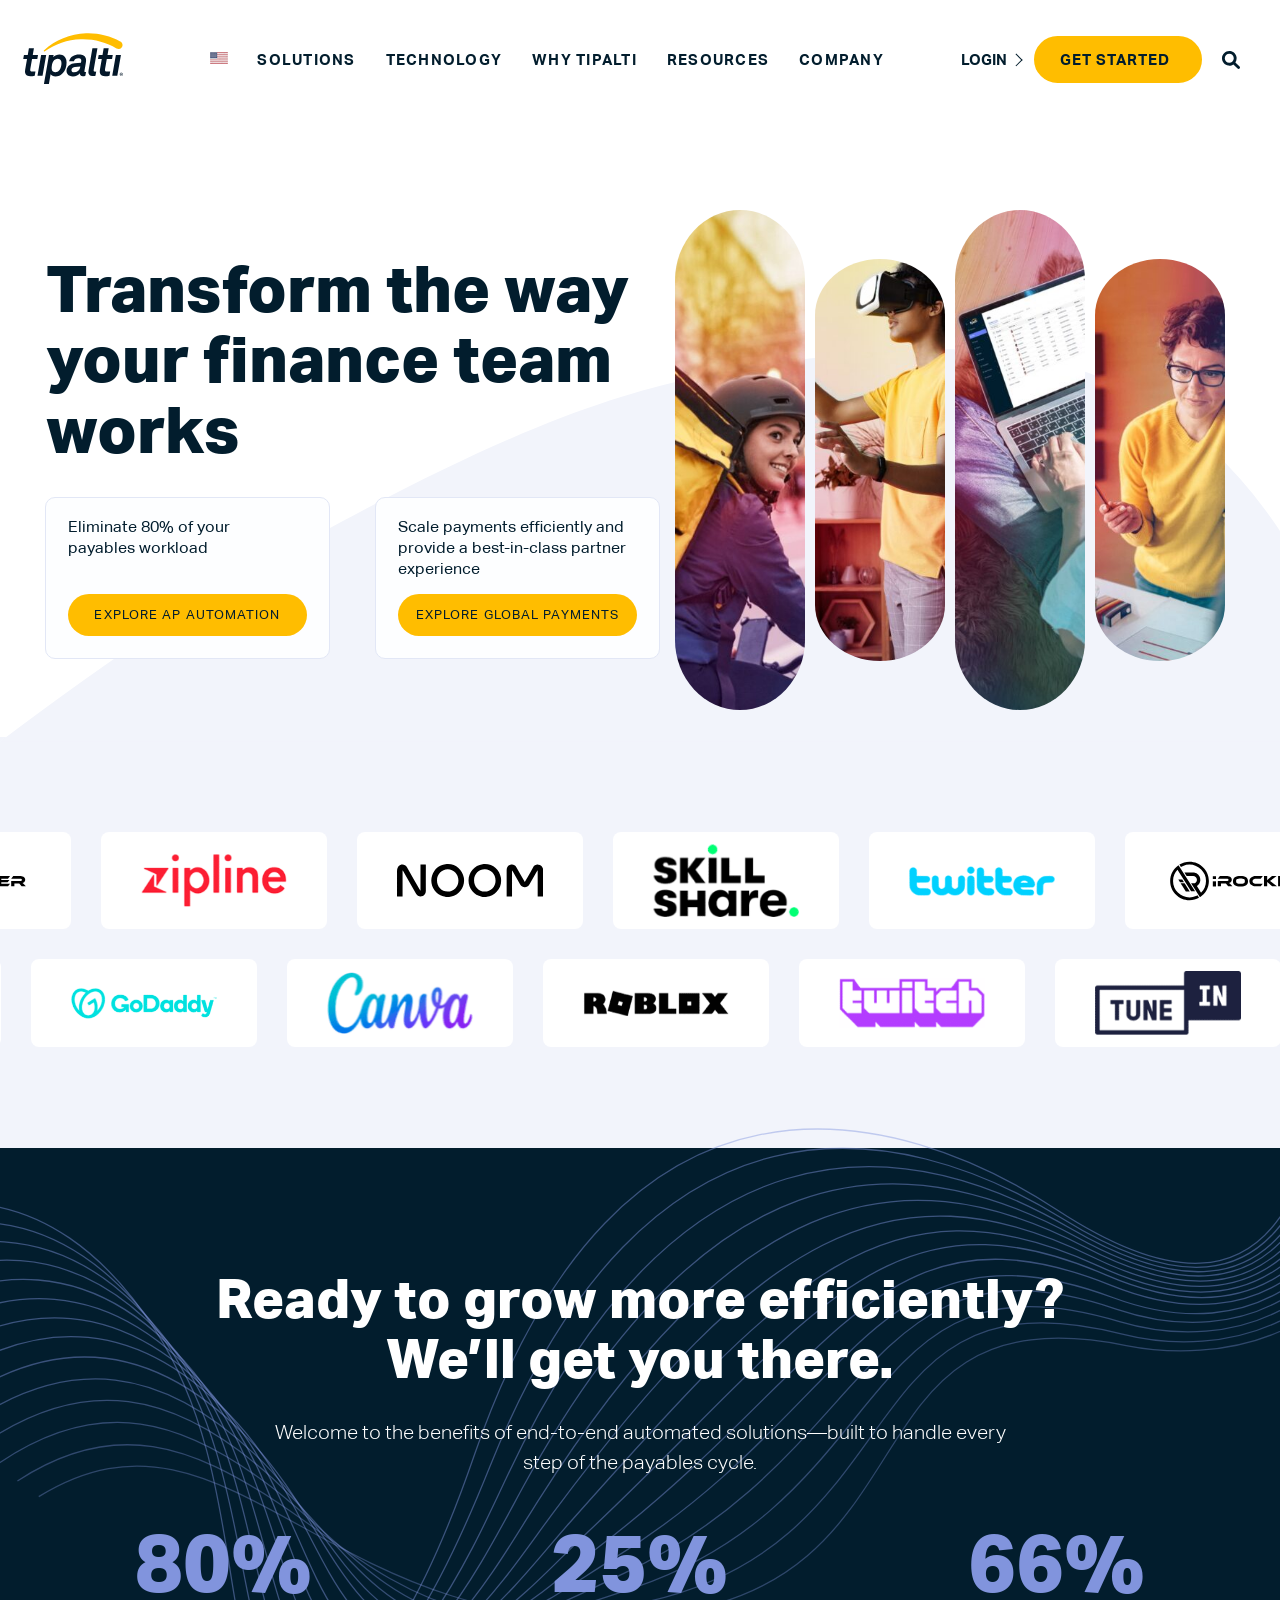
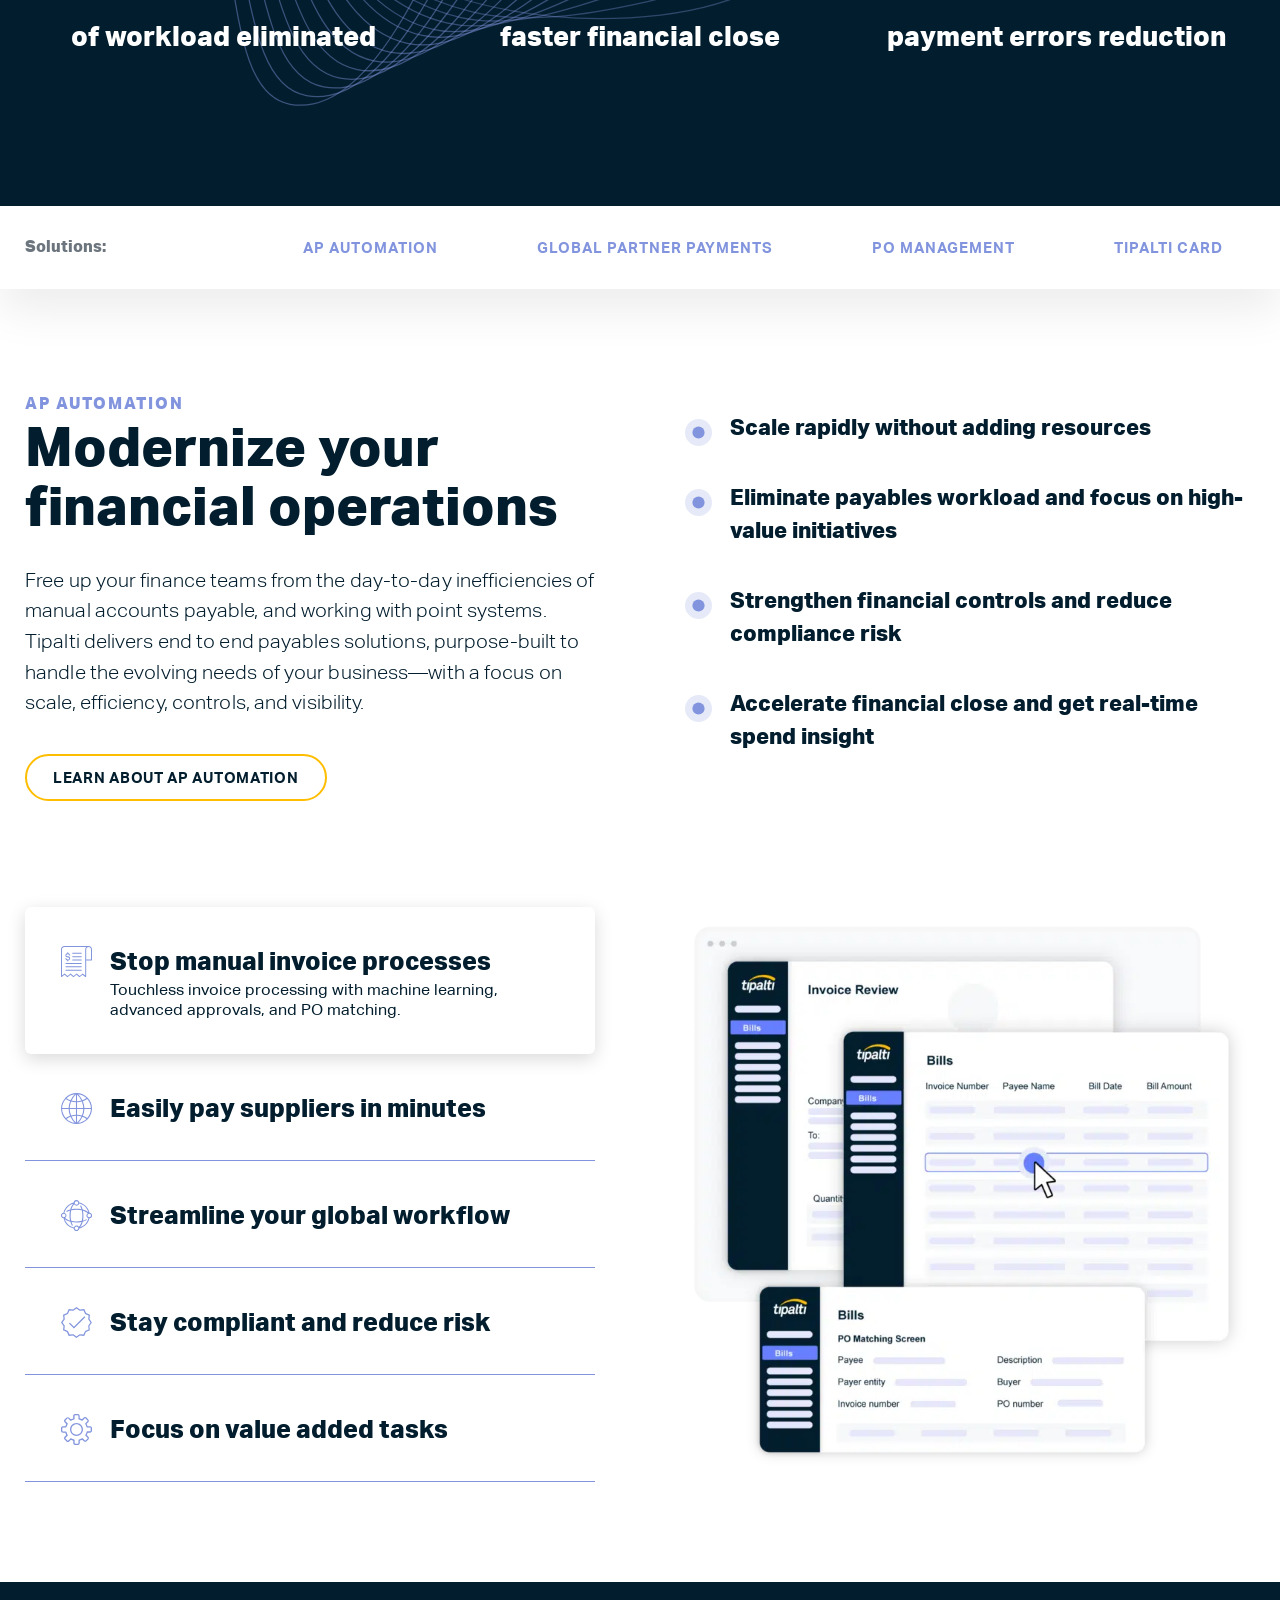
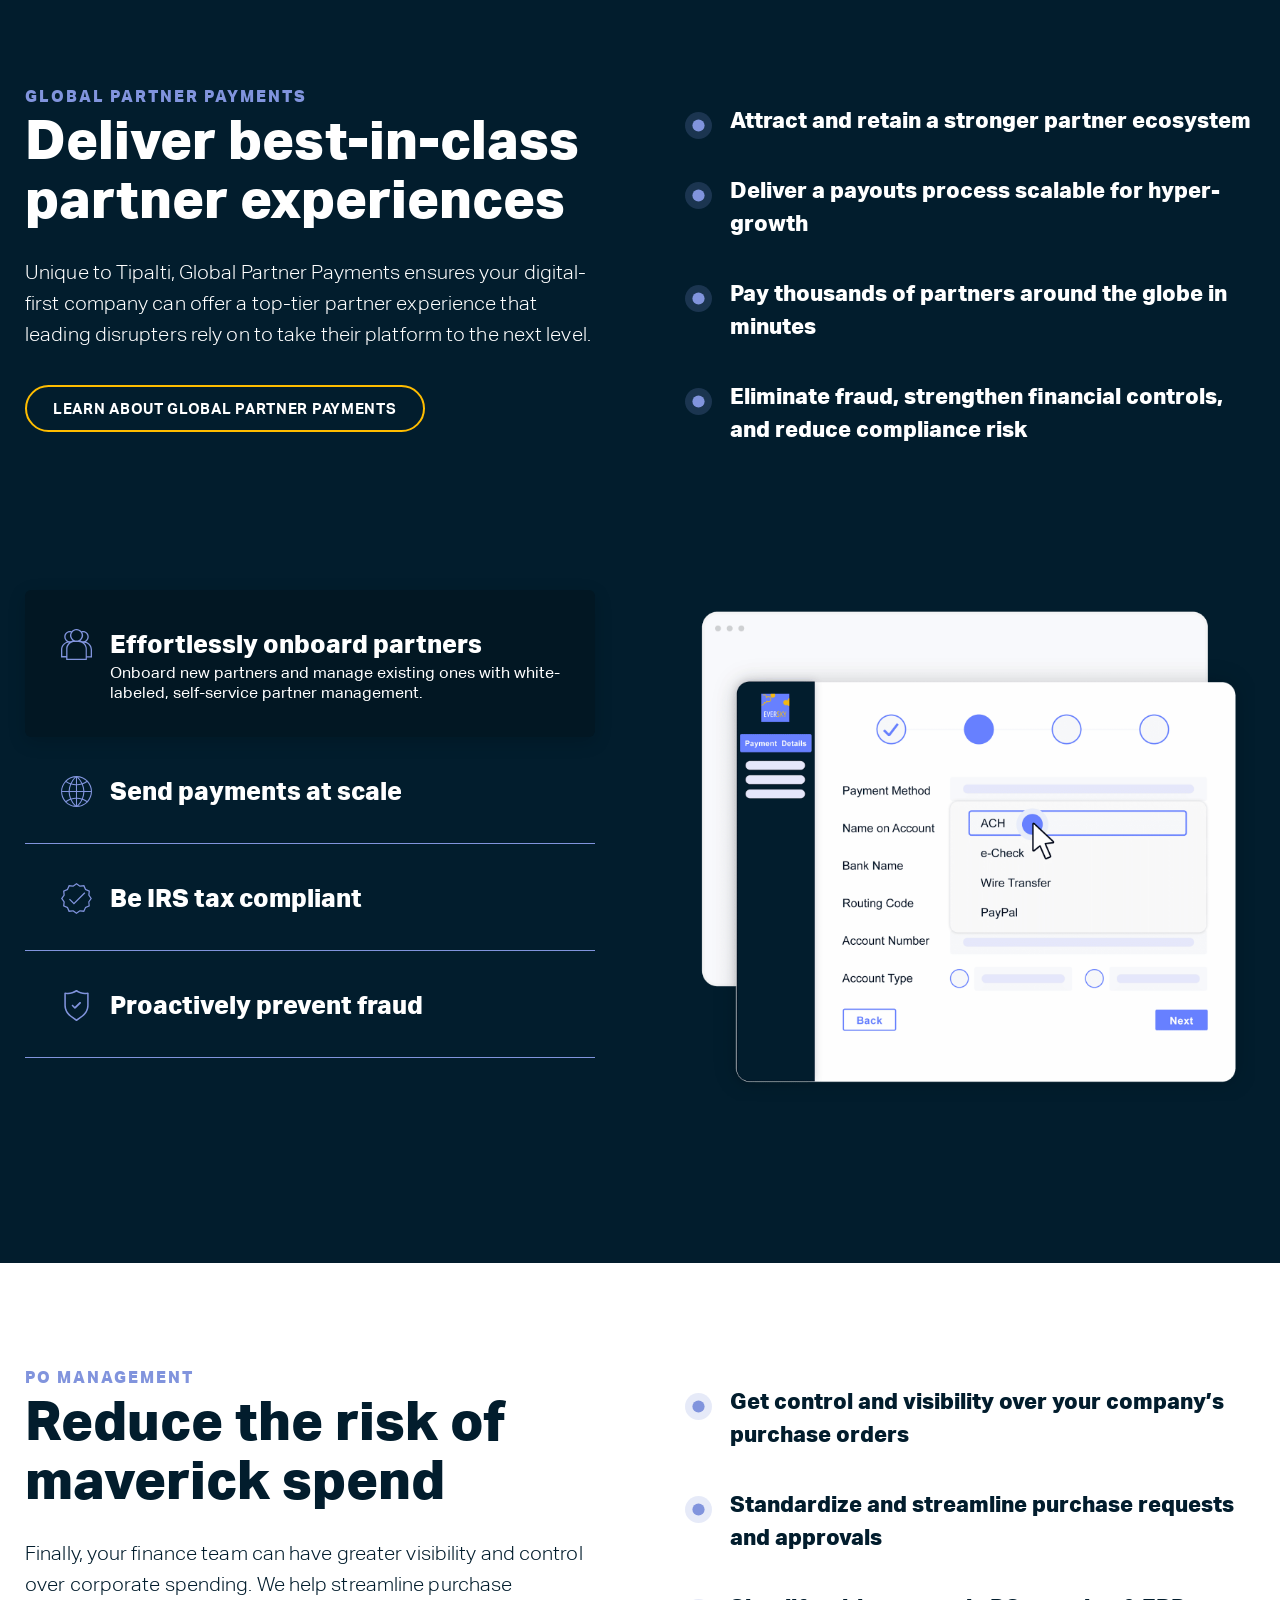
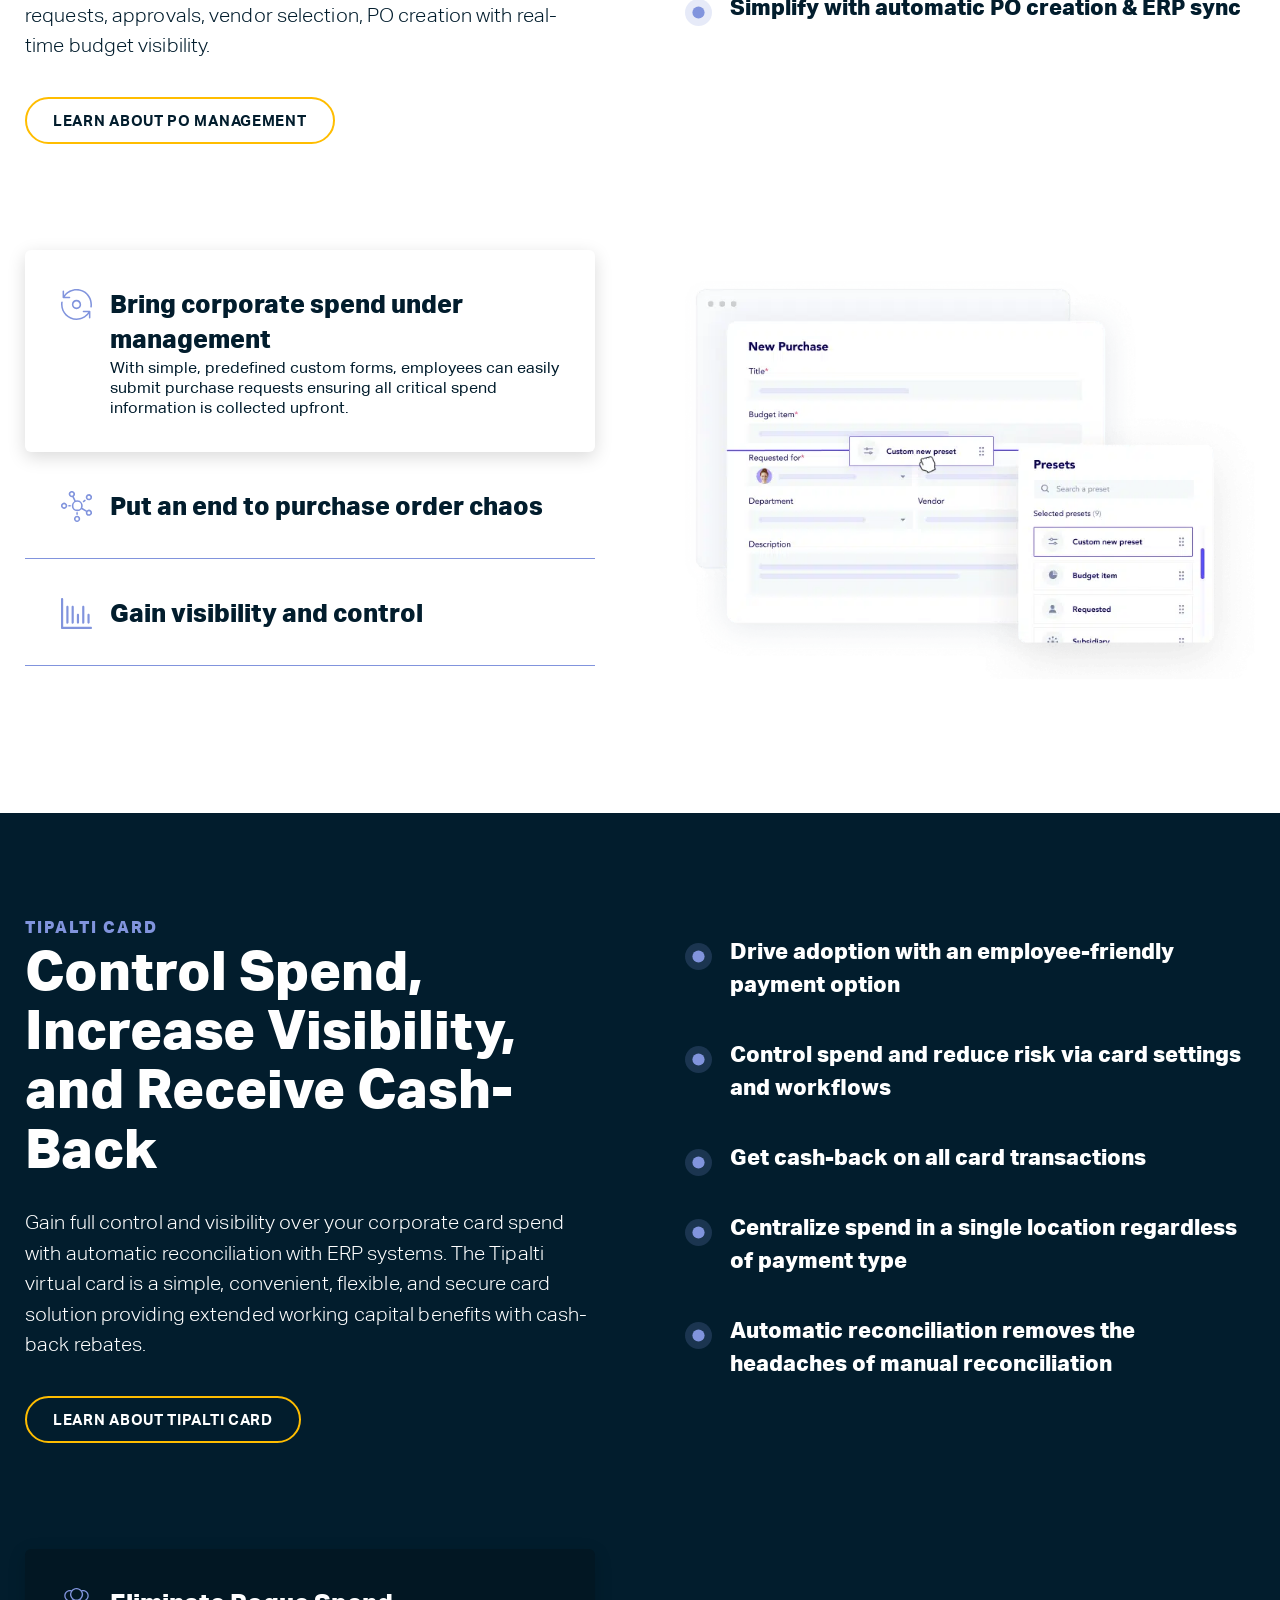
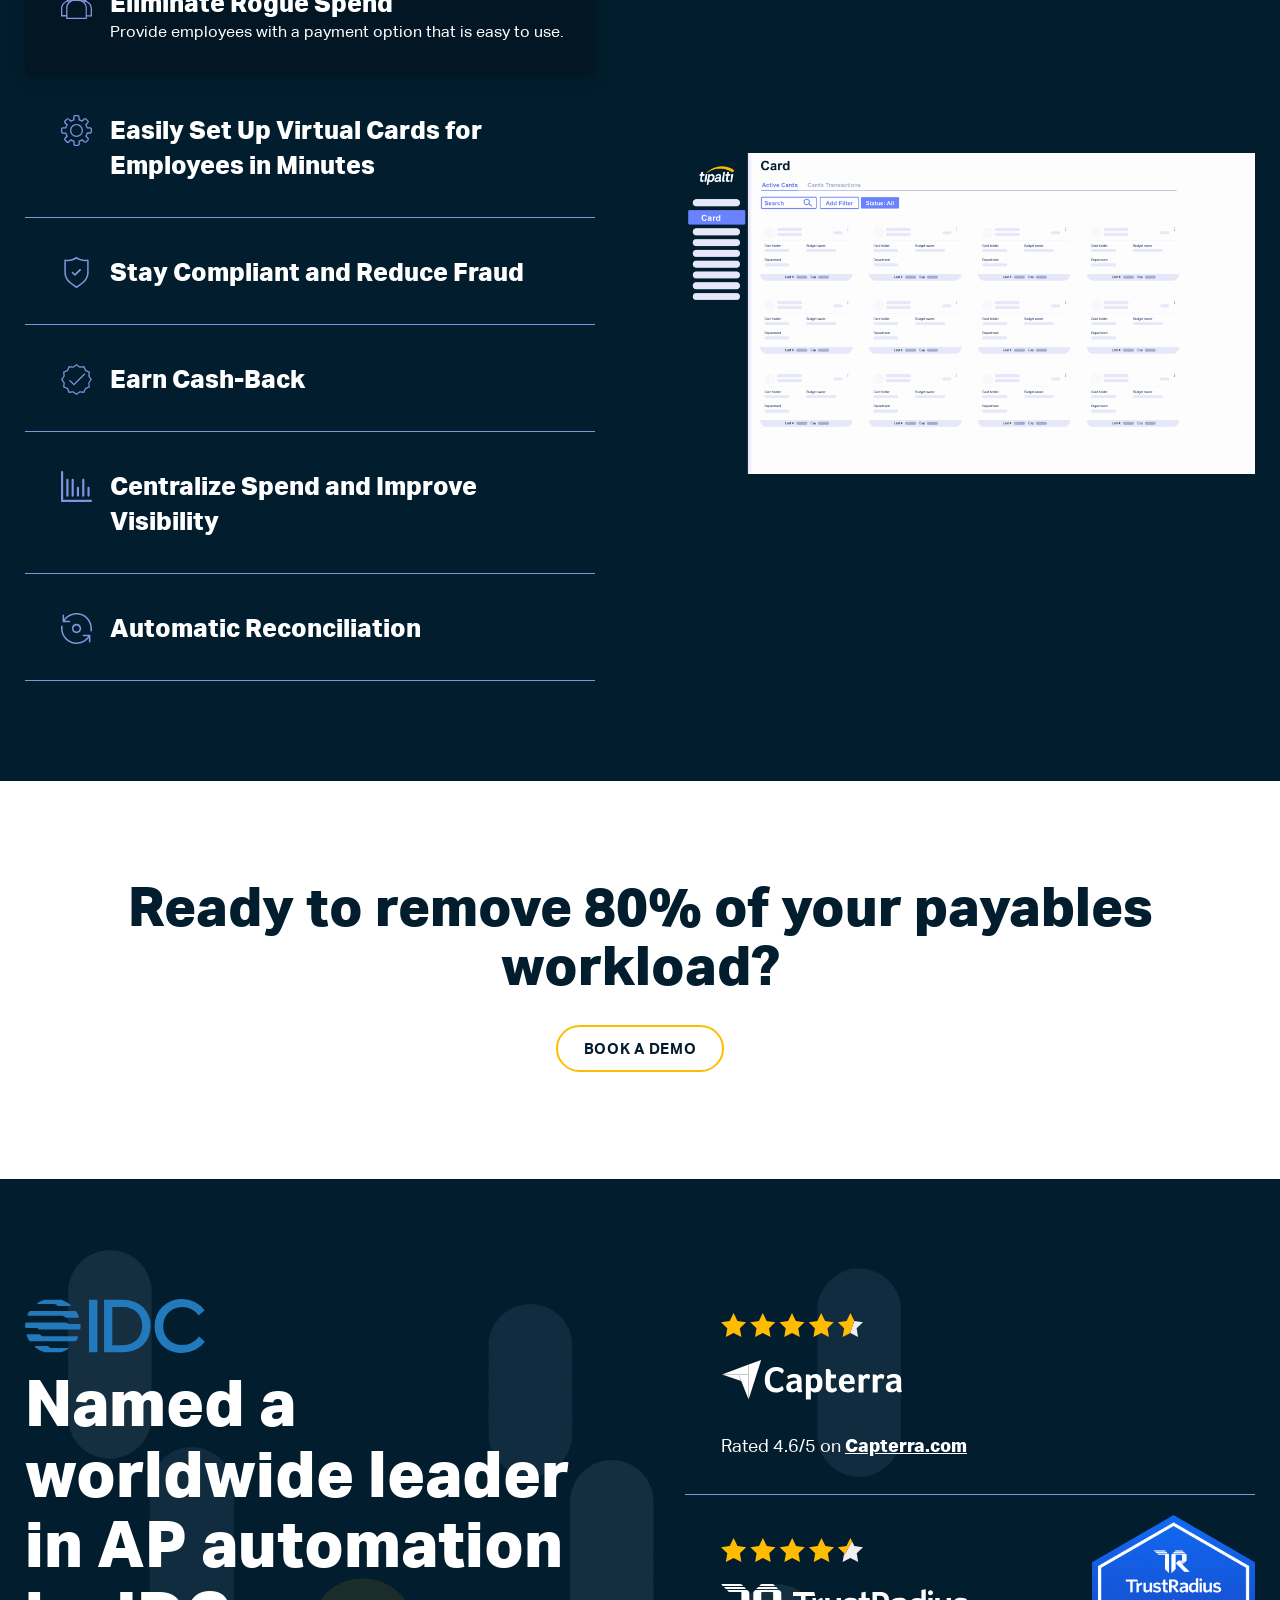
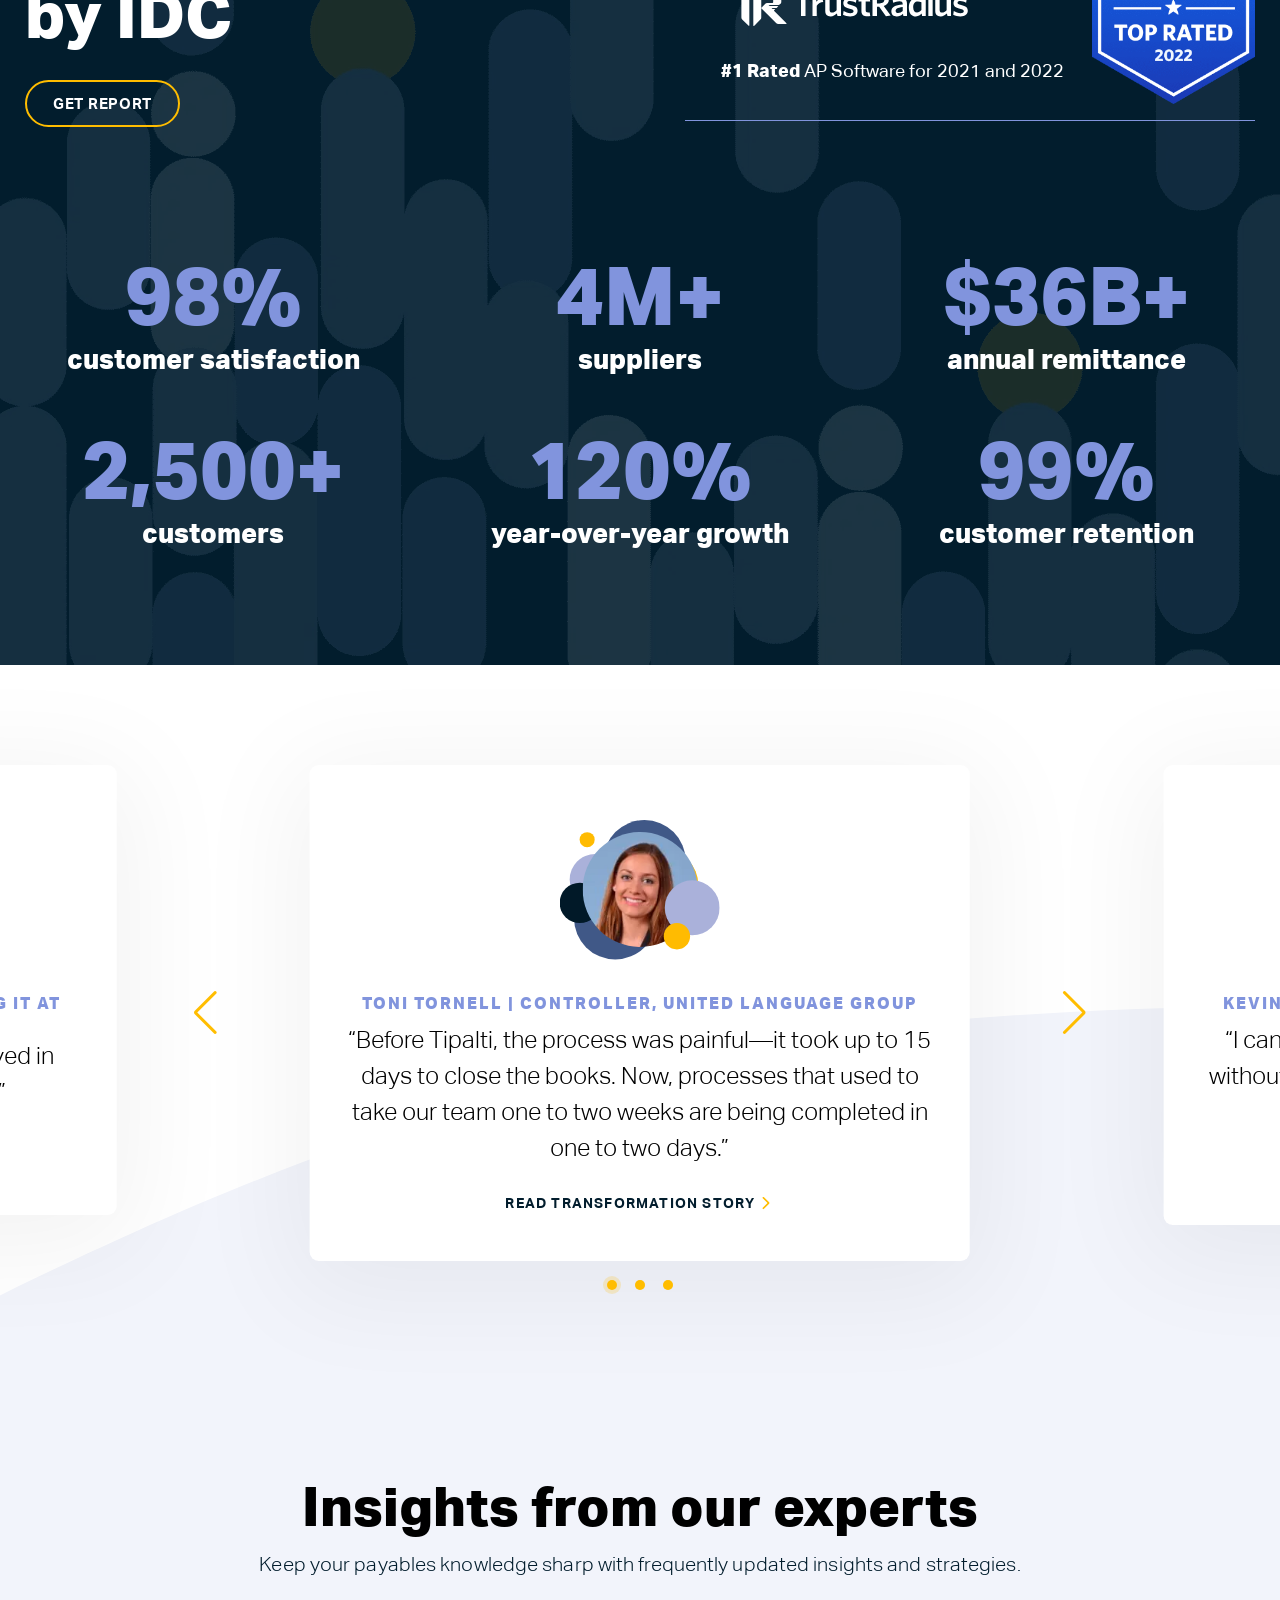
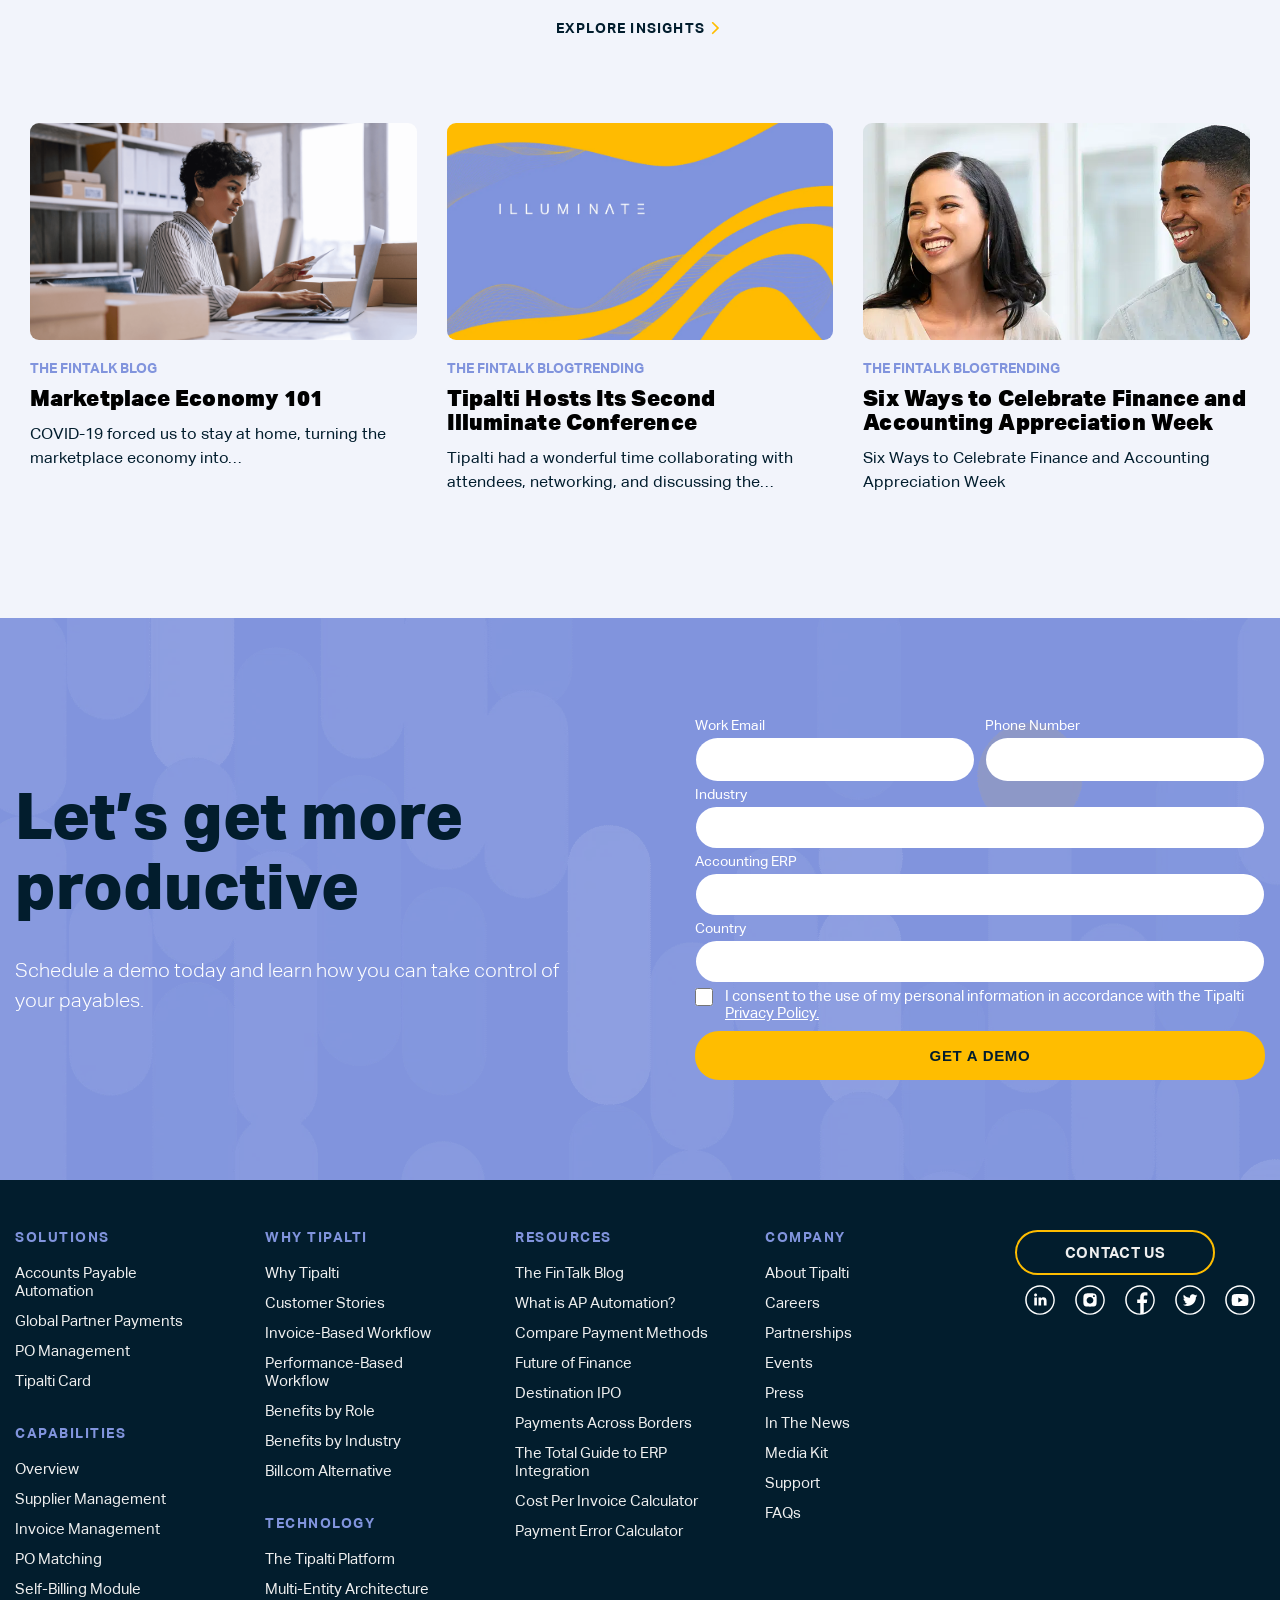
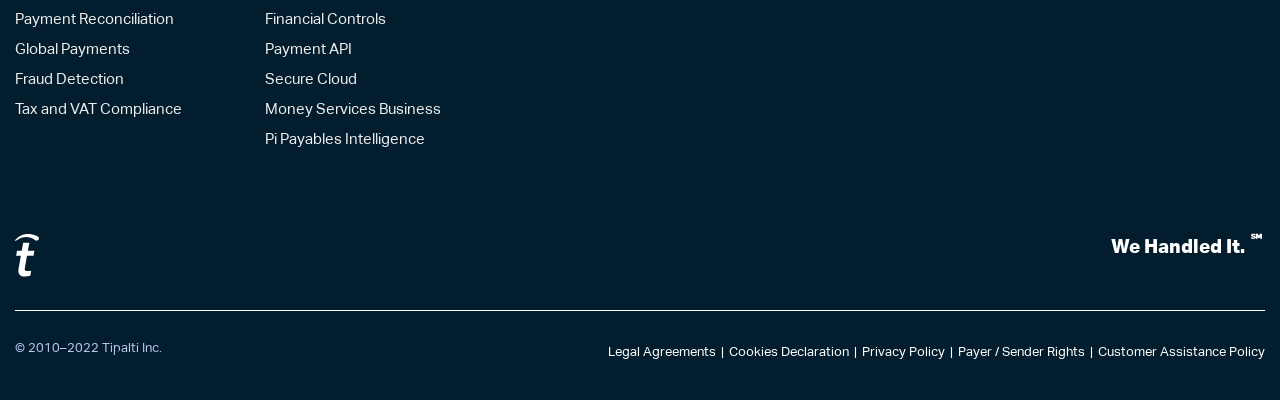
<file: zip/preview/index.html>
<!doctype html>
<html lang="en">
<head>
	<meta charset="UTF-8">
<title>title</title>
<meta name="robots" content="noindex, nofollow">
<meta name="viewport" content="width=device-width, user-scalable=no, initial-scale=1.0, maximum-scale=1.0, minimum-scale=1.0">
<meta http-equiv="X-UA-Compatible" content="ie=edge">
<!-- Chrome, Firefox OS and Opera -->
<meta name="theme-color" content="#000">
<!-- Windows Phone -->
<meta name="msapplication-navbutton-color" content="#000">
<!-- iOS Safari -->
<meta name="apple-mobile-web-app-status-bar-style" content="#000">

<link rel="stylesheet" href="../static/css/index.css">



<!--<link rel="shortcut icon" href="../static/images/favicon.png"/>-->

</head>
<body class="home">
<!--page-wrapper-->
<div class="page-wrapper">
	<header class="header wrapper" id="header">
    <div class="container">
        <div class="header-btn"><span></span></div>
        <div class="header-logo"><a href="#"><img src="../static/images/general/logo.svg" alt="logo"></a></div>
        <div class="header-wrap">
            <div class="header-lang">
                <div class="header-lang__title">
                    <img src="../static/images/general/en-us.png" alt="en-us">
                </div>
                <ul>
                    <li><a href="#"><img src="../static/images/general/en-gb.png" alt="en-us"></a></li>
                    <li><a href="#"><img src="../static/images/general/Europe%20Flag.png" alt="en-us"></a></li>
                </ul>
            </div>
            <div class="header-nav">
                <ul>
                    <li class="menu-item">
                        <a href="#" class="menu-link">Solutions</a>
                        <ul class="sub-menu">
                            <li class="menu-item">
                                <a class="has-desc menu-link" href="#">Accounts Payable Automation</a>
                                <span class="menu-item-desc">End-to-end, invoice-based payments designed for growing companies</span>
                                <ul class="sub-menu collapse">
                                    <li class="menu-item menu-item-type-post_type">
                                        <a class="has-icon menu-link" href="#">
                                            <img src="../static/images/general/icon-supplier-management.svg" alt="Supplier Management Icon" class="menu-item-icon">
                                            Supplier Management
                                        </a>
                                    </li>
                                    <li class="menu-item menu-item-type-post_type menu-item-object-page">
                                        <a class="has-icon menu-link" href="#"><img src="../static/images/general/icon-invoice.svg" alt="Invoice Icon" class="menu-item-icon">
                                            Invoice Management
                                        </a>
                                    </li>
                                    <li class="menu-item menu-item-type-post_type menu-item-object-page">
                                        <a class="has-icon menu-link" href="#"><img src="../static/images/general/icon-po-matching.svg" alt="PO Matching Icon" class="menu-item-icon">
                                            Purchase Order Matching
                                        </a>
                                    </li>
                                    <li class="menu-item menu-item-type-post_type menu-item-object-page">
                                        <a class="has-icon menu-link" href="#">
                                            <img src="../static/images/general/icon-global-payouts.svg" alt="Global Payouts Icon" class="menu-item-icon">
                                            Payment Remittance
                                        </a>
                                    </li>
                                    <li class="menu-item menu-item-type-post_type menu-item-object-page">
                                        <a class="has-icon menu-link" href="#">
                                            <img src="../static/images/general/icon-payment-rec.svg" alt="Payment Reconciliation Icon" class="menu-item-icon">
                                            Payment Reconciliation
                                        </a>
                                    </li>
                                </ul>
                            </li>
                            <li class="order-last menu-item menu-item-type-post_type menu-item-object-page ">
                                <a class="has-desc menu-link" href="#">
                                    Purchase Order Management
                                </a>
                                <span class="menu-item-desc">Control and visibility over corporate spend</span>
                            </li>
                            <li class="menu-item menu-item-type-post_type menu-item-object-page">
                                <a class="has-desc menu-link" href="#">
                                    Global Partner Payments
                                </a>
                                <span class="menu-item-desc">Scalable payment solutions for creator, ad tech, sharing and marketplaces economy</span>
                                <ul class="sub-menu collapse">
                                    <li class="menu-item menu-item-type-post_type menu-item-object-page">
                                        <a class="has-icon menu-link" href="#">
                                            <img src="../static/images/general/icon-supplier-management.svg" alt="Supplier Management Icon" class="menu-item-icon">
                                            Partner Management
                                        </a>
                                    </li>
                                    <li class="menu-item menu-item-type-post_type menu-item-object-page">
                                        <a class="has-icon menu-link" href="#">
                                            <img src="../static/images/general/icon-global-payouts.svg" alt="Global Payouts Icon" class="menu-item-icon">
                                            Global Payments
                                        </a>
                                    </li>
                                    <li class="menu-item menu-item-type-post_type menu-item-object-page">
                                        <a class="has-icon menu-link" href="#">
                                            <img src="../static/images/general/icon-fraud-detection.svg" alt="Fraud Detection Icon" class="menu-item-icon">
                                            Fraud Detection
                                        </a>
                                    </li>
                                    <li class="menu-item menu-item-type-post_type menu-item-object-page">
                                        <a class="has-icon menu-link" href="#">
                                            <img src="../static/images/general/icon-self-billing.svg" alt="Self Billing Icon" class="menu-item-icon">
                                            Self-Billing Module
                                        </a>
                                    </li>
                                    <li class="menu-item menu-item-type-post_type menu-item-object-page">
                                        <a class="has-icon menu-link" href="#">
                                            <img src="../static/images/general/icon-tax-compliant.svg" alt="Tax Compliant Icon" class="menu-item-icon">
                                            Tax and VAT Compliance
                                        </a>
                                    </li>
                                </ul>
                            </li>
                            <li class="menu-item menu-item-type-post_type menu-item-object-page">
                                <a class="has-desc menu-link" href="#">
                                    Tipalti Card
                                </a>
                                <span class="menu-item-desc">Manage and reconcile spend, gain visibility, and receive cash-back</span>
                            </li>
                        </ul>
                    </li>
                    <li class="menu-item">
                        <a href="#" class="menu-link">Technology</a>
                        <ul class="sub-menu collapse">
                            <li class="menu-item menu-item-type-custom menu-item-object-custom">
                                <a class="menu-link has-desc" href="#">Overview</a>
                                <ul class="sub-menu collapse">
                                    <li class="menu-item menu-item-type-post_type menu-item-object-page">
                                        <a class="has-desc menu-link menu-link-default" href="#">The Tipalti Platform</a>
                                        <span class="menu-item-desc">Global, scalable, and fully automated</span>
                                    </li>
                                </ul>
                            </li>
                            <li class="menu-item menu-item-type-custom menu-item-object-custom ">
                                <a class="menu-link menu-item-disabled" href="#">Features</a>
                                <ul class="sub-menu collapse">
                                    <li class="menu-item menu-item-type-custom menu-item-object-custom">
                                        <a class="has-icon menu-link" href="#">
                                            <img src="../static/images/general/icon-multi-entity.svg" alt="Multi Entity Icon" class="menu-item-icon">Multi-Entity Architecture</a>
                                    </li>
                                    <li class="menu-item menu-item-type-post_type menu-item-object-page">
                                        <a class="has-icon menu-link" href="#">
                                            <img src="../static/images/general/icon-financial-controls.svg" alt="Financial Controls Icon" class="menu-item-icon">
                                            Financial Controls
                                        </a>
                                    </li>
                                    <li class="menu-item menu-item-type-post_type menu-item-object-page">
                                        <a class="has-icon menu-link" href="#">
                                            <img src="../static/images/general/icon-payments-api.svg" alt="Payment API Icon" class="menu-item-icon">Payment API
                                        </a>
                                    </li>
                                    <li class="menu-item menu-item-type-post_type menu-item-object-page">
                                        <a class="has-icon menu-link" href="#">
                                            <img src="../static/images/general/icon-po-matching.svg" alt="Secure Cloud Icon" class="menu-item-icon">Secure Cloud</a>
                                    </li>
                                    <li class="menu-item menu-item-type-post_type menu-item-object-page">
                                        <a class="has-icon menu-link" href="#">
                                            <img src="../static/images/general/icon-money-service-business.svg" alt="MSB Icon" class="menu-item-icon">Money Services Business</a>
                                    </li>
                                    <li class="menu-item menu-item-type-post_type menu-item-object-page">
                                        <a class="has-icon menu-link" href="#">
                                            <img src="../static/images/general/icon-artificial-intelligence.svg" alt="AI Icon"  class="menu-item-icon">Pi Payables Intelligence</a>
                                    </li>
                                </ul>
                            </li>
                            <li class="menu-item menu-item-type-custom menu-item-object-custom menu-item-has-children">
                                <a class="menu-link menu-item-disabled" href="#">Integrations</a>
                                <ul class="sub-menu collapse">
                                    <li class="menu-item menu-item-type-post_type menu-item-object-page">
                                        <a class="menu-link" href="#">ERP &amp; Accounting</a>
                                    </li>
                                    <li class="menu-item menu-item-type-post_type menu-item-object-page">
                                        <a class="menu-link" href="#">Oracle NetSuite</a>
                                    </li>
                                    <li class="menu-item menu-item-type-post_type menu-item-object-page">
                                        <a class="menu-link" href="#">Sage Intacct</a>
                                    </li>
                                    <li class="menu-item menu-item-type-post_type menu-item-object-page">
                                        <a class="menu-link" href="#">QuickBooks</a>
                                    </li>
                                    <li class="menu-item menu-item-type-post_type menu-item-object-page">
                                        <a class="menu-link" href="#">Microsoft Dynamics</a>
                                    </li>
                                    <li class="menu-item menu-item-type-post_type menu-item-object-page">
                                        <a class="menu-link" href="#">Sage Accounting</a>
                                    </li>
                                    <li class="menu-item menu-item-type-post_type menu-item-object-page">
                                        <a class="menu-link" href="#">Xero Accounting</a>
                                    </li>
                                    <li class="menu-item menu-item-type-post_type menu-item-object-page">
                                        <a class="menu-link" href="#">Performance Marketing</a>
                                    </li>
                                    <li class="menu-item menu-item-type-post_type menu-item-object-page ">
                                        <a class="menu-link" href="#">Custom Integrations</a>
                                    </li>
                                </ul>
                            </li>
                        </ul>
                    </li>
                    <li class="menu-item">
                        <a href="#" class="menu-link">Why Tipalti</a>
                        <ul class="sub-menu collapse">
                            <li class="menu-item menu-item-type-custom menu-item-object-custom">
                                <a class="menu-link menu-item-disabled" href="#">Overview</a>
                                <ul class="sub-menu collapse">
                                    <li class="menu-item menu-item-type-post_type menu-item-object-page">
                                        <a class="has-desc menu-link menu-link-default" href="#">Why Tipalti</a>
                                        <span class="menu-item-desc">A modern, holistic, powerful payables solution that scales with your changing business needs</span>
                                    </li>
                                    <li class="menu-item menu-item-type-post_type menu-item-object-page">
                                        <a class="has-desc menu-link menu-link-default" href="#">Customer Stories</a>
                                        <span class="menu-item-desc">See how we transform finance operations</span>
                                    </li>
                                </ul>
                            </li>
                            <li class="order-last menu-item menu-item-type-custom menu-item-object-custom menu-item-has-children">
                                <a class="menu-link menu-item-disabled" href="#">Benefits</a>
                                <ul class="sub-menu collapse">
                                    <li class="menu-item menu-item-type-post_type menu-item-object-page">
                                        <a class="menu-link" href="#">Accolades</a>
                                    </li>
                                    <li class="menu-item menu-item-type-post_type menu-item-object-page">
                                        <a class="menu-link" href="#">Invoice-Based Workflow</a>
                                    </li>
                                    <li class="menu-item menu-item-type-post_type menu-item-object-page">
                                        <a class="menu-link" href="#">Performance-Based Workflow</a>
                                    </li>
                                    <li class="menu-item menu-item-type-post_type menu-item-object-page">
                                        <a class="menu-link" href="#">Benefits by Role</a>
                                    </li>
                                </ul>
                            </li>
                            <li class="order-last menu-item menu-item-type-custom menu-item-object-custom menu-item-has-children">
                                <a class="menu-link menu-item-disabled" href="#">Additional Services</a>
                                <ul class="sub-menu collapse">
                                    <li class="menu-item menu-item-type-post_type menu-item-object-page">
                                        <a class="menu-link" href="#">Currency Management</a>
                                    </li>
                                    <li class="menu-item menu-item-type-post_type menu-item-object-page">
                                        <a class="menu-link" href="#">Accelerated Payments</a>
                                    </li>
                                    <li class="menu-item menu-item-type-post_type menu-item-object-page">
                                        <a class="menu-link" href="#">FX Hedging</a>
                                    </li>
                                    <li class="menu-item menu-item-type-post_type menu-item-object-page">
                                        <a class="menu-link" href="#">Implementation Services</a>
                                    </li>
                                    <li class="menu-item menu-item-type-post_type menu-item-object-page">
                                        <a class="menu-link" href="#">Supplier Enablement Program</a>
                                    </li>
                                </ul>
                            </li>
                            <li class="menu-item menu-item-type-custom menu-item-object-custom menu-item-has-children">
                                <a class="menu-link menu-item-disabled" href="#">Industries</a>
                                <ul class="sub-menu collapse">
                                    <li class="menu-item menu-item-type-post_type menu-item-object-page">
                                        <a class="menu-link" href="#">Advertising Technology</a>
                                    </li>
                                    <li class="menu-item menu-item-type-post_type menu-item-object-page">
                                        <a class="menu-link" href="#">Affiliate and Influencer Networks</a>
                                    </li>
                                    <li class="menu-item menu-item-type-post_type menu-item-object-page">
                                        <a class="menu-link" href="#">Business Services</a>
                                    </li>
                                    <li class="menu-item menu-item-type-post_type menu-item-object-page">
                                        <a class="menu-link" href="#">Ecommerce and Retail</a>
                                    </li>
                                    <li class="menu-item menu-item-type-post_type menu-item-object-page">
                                        <a class="menu-link" href="#">Education</a>
                                    </li>
                                    <li class="menu-item menu-item-type-post_type menu-item-object-page">
                                        <a class="menu-link" href="#">Financial Services</a>
                                    </li>
                                    <li class="menu-item menu-item-type-post_type menu-item-object-page ">
                                        <a class="menu-link" href="#">Healthcare</a>
                                    </li>
                                    <li class="menu-item menu-item-type-post_type menu-item-object-page">
                                        <a class="menu-link" href="#">Manufacturing and Wholesale</a>
                                    </li>
                                    <li class="menu-item menu-item-type-post_type menu-item-object-page">
                                        <a class="menu-link" href="#">Marketplaces and Gig Economy</a>
                                    </li>
                                    <li class="menu-item menu-item-type-post_type menu-item-object-page">
                                        <a class="menu-link" href="#">Online Services</a>
                                    </li>
                                    <li class="menu-item menu-item-type-post_type menu-item-object-page">
                                        <a class="menu-link" href="#">Software and Technology</a>
                                    </li>
                                    <li class="menu-item menu-item-type-post_type menu-item-object-page">
                                        <a class="menu-link" href="#">Video and Digital Media</a>
                                    </li>
                                    <li class="menu-item menu-item-type-post_type menu-item-object-page">
                                        <a class="menu-link" href="#">Video Gaming</a>
                                    </li>
                                </ul>
                            </li>
                        </ul>
                    </li>
                    <li class="menu-item">
                        <a href="#" class="menu-link">Resources</a>
                        <ul class="sub-menu collapse">
                            <li class="menu-item menu-item-type-custom menu-item-object-custom menu-item-has-children ">
                                <a class="menu-link menu-item-disabled" href="#">Blog</a>
                                <ul class="sub-menu collapse">
                                    <li class="menu-item menu-item-type-post_type menu-item-object-page">
                                        <a class="has-desc menu-link menu-link-default" href="#">The FinTalk Blog</a>
                                        <span class="menu-item-desc">Strategy and trends in payments</span>
                                    </li>
                                </ul>
                            </li>
                            <li class="menu-item menu-item-type-custom menu-item-object-custom menu-item-has-children">
                                <a class="menu-link menu-item-disabled" href="#">Tools</a>
                                <ul class="sub-menu collapse">
                                    <li class="menu-item menu-item-type-post_type menu-item-object-page">
                                        <a class="menu-link" href="#">Cost Per Invoice Calculator</a>
                                    </li>
                                    <li class="menu-item menu-item-type-post_type menu-item-object-page">
                                        <a class="menu-link" href="#">Payment Error Calculator</a>
                                    </li>
                                </ul>
                            </li>
                            <li class="menu-item menu-item-type-custom menu-item-object-custom menu-item-has-children">
                                <a class="menu-link menu-item-disabled" href="#">Guides</a>
                                <ul class="sub-menu collapse">
                                    <li class="menu-item menu-item-type-post_type menu-item-object-post">
                                        <a class="menu-link" href="#">What is AP Automation?</a>
                                    </li>
                                    <li class="menu-item menu-item-type-post_type menu-item-object-post">
                                        <a class="menu-link" href="#">Compare Payment Methods</a>
                                    </li>
                                    <li class="menu-item menu-item-type-post_type menu-item-object-page">
                                        <a class="menu-link" href="#">Future of Finance</a>
                                    </li>
                                    <li class="menu-item menu-item-type-post_type menu-item-object-page">
                                        <a class="menu-link" href="#">Destination IPO</a>
                                    </li>
                                    <li class="menu-item menu-item-type-post_type menu-item-object-post ">
                                        <a class="menu-link" href="#">Payments Across Borders</a>
                                    </li>
                                    <li class="menu-item menu-item-type-post_type menu-item-object-page">
                                        <a class="menu-link" href="#">The Total Guide to ERP Integration</a>
                                    </li>
                                </ul>
                            </li>
                        </ul>
                    </li>
                    <li class="menu-item">
                        <a href="#" class="menu-link">Company</a>
                        <ul class="sub-menu collapse">
                            <li class="menu-item menu-item-type-custom menu-item-object-custom menu-item-has-children">
                                <a class="menu-link menu-item-disabled" href="#">About Us</a>
                                <ul class="sub-menu collapse">
                                    <li class="menu-item menu-item-type-post_type menu-item-object-page">
                                        <a class="menu-link" href="#">About Tipalti</a>
                                    </li>
                                    <li class="menu-item menu-item-type-post_type menu-item-object-page">
                                        <a class="menu-link" href="#">Careers</a>
                                    </li>
                                    <li class="menu-item menu-item-type-post_type menu-item-object-page ">
                                        <a class="menu-link" href="#">Partnerships</a>
                                    </li>
                                    <li class="menu-item menu-item-type-post_type menu-item-object-page">
                                        <a class="menu-link" href="#">Contact Us</a>
                                    </li>
                                </ul>
                            </li>
                            <li class="menu-item menu-item-type-custom menu-item-object-custom menu-item-has-children">
                                <a class="menu-link menu-item-disabled" href="#">Help</a>
                                <ul class="sub-menu collapse">
                                    <li class="menu-item menu-item-type-post_type menu-item-object-page">
                                        <a class="menu-link" href="#">Support</a>
                                    </li>
                                    <li class="menu-item menu-item-type-post_type menu-item-object-page">
                                        <a class="menu-link" href="#">FAQs</a>
                                    </li>
                                </ul>
                            </li>
                            <li class="menu-item menu-item-type-custom menu-item-object-custom menu-item-has-children">
                                <a class="menu-link menu-item-disabled" href="#">News &amp; Events</a>
                                <ul class="sub-menu collapse">
                                    <li class="menu-item menu-item-type-post_type menu-item-object-page">
                                        <a class="menu-link" href="#">Events</a>
                                    </li>
                                    <li class="menu-item menu-item-type-post_type menu-item-object-page">
                                        <a class="menu-link" href="#">Newsroom</a>
                                    </li>
                                </ul>
                            </li>
                        </ul>
                    </li>
                </ul>
            </div>
            <div class="header-login">
                <a href="#" class="menu-link">Login</a>
            </div>
            <div class="header-button">
                <a href="#" class="btn-primary">GET STARTED</a>
            </div>
            <div class="header-search">
                <form action="#">
                    <label><input type="text" class="input-search" placeholder="Search..."></label>
                </form>
            </div>
        </div>
        <div class="header-link">
            <a href="#" class="btn-primary">Get Started </a>
        </div>
    </div>
    <div class="header-overlay"></div>
</header>
	<!--page-content-->
	<div class="page-content">
		<section class="hero">
			<div class="container">
				<div class="hero-desc">
					<h1 class="hero-title">Transform the way your finance team works</h1>
					<div class="hero-info">
						<div class="hero-info__title">
							<span>How can we help?</span>
							<ul>
								<li><a href="#">Explore AP Automation</a></li>
								<li><a href="#">Explore Global PAyments</a></li>
							</ul>
						</div>
						<div class="hero-info__item">
							<div class="hero-info__text">Eliminate 80% of your <br> payables workload</div>
							<div class="hero-info__link"><a href="#" class="btn-primary">Explore AP Automation</a></div>
						</div>
						<div class="hero-info__item">
							<div class="hero-info__text">Scale payments efficiently and provide a best-in-class partner experience</div>
							<div class="hero-info__link"><a href="#" class="btn-primary">Explore Global PAyments</a></div>
						</div>
					</div>
				</div>
				<div class="hero-media">
					<span><img src="../static/images/general/hero-1.jpg" alt="hero"></span>
					<span><img src="../static/images/general/hero-2.jpg" alt="hero"></span>
					<span><img src="../static/images/general/hero-3.jpg" alt="hero"></span>
					<span><img src="../static/images/general/hero-4.jpg" alt="hero"></span>
				</div>
			</div>
			<div class="hero-logo">
				<div class="hero-logo__item">
					<span><img src="../static/images/general/hero-logo-1.svg" alt="hero-logo"></span>
					<span><img src="../static/images/general/hero-logo-2.png" alt="hero-logo"></span>
					<span><img src="../static/images/general/hero-logo-3.svg" alt="hero-logo"></span>
					<span><img src="../static/images/general/hero-logo-4.png" alt="hero-logo"></span>
					<span><img src="../static/images/general/hero-logo-5.png" alt="hero-logo"></span>
					<span><img src="../static/images/general/hero-logo-1.svg" alt="hero-logo"></span>
				</div>
				<div class="hero-logo__item">
					<span><img src="../static/images/general/hero-logo-6.png" alt="hero-logo"></span>
					<span><img src="../static/images/general/hero-logo-7.png" alt="hero-logo"></span>
					<span><img src="../static/images/general/hero-logo-8.png" alt="hero-logo"></span>
					<span><img src="../static/images/general/hero-logo-9.png" alt="hero-logo"></span>
					<span><img src="../static/images/general/hero-logo-10.png" alt="hero-logo"></span>
					<span><img src="../static/images/general/hero-logo-6.png" alt="hero-logo"></span>
				</div>
			</div>
		</section>
		<section class="info">
			<div class="container">
				<div class="title-section title-section__white">
					Ready to grow more efficiently? We’ll get you there.
				</div>
				<div class="text-section text-section__white">
					Welcome to the benefits of end-to-end automated solutions—built to handle every step of the payables cycle.
				</div>
				<div class="info-wrap">
					<div class="info-item">
						<div class="info-item__number">80%</div>
						<div class="info-item__text">of workload eliminated</div>
					</div>
					<div class="info-item">
						<div class="info-item__number">25%</div>
						<div class="info-item__text">faster financial close</div>
					</div>
					<div class="info-item">
						<div class="info-item__number">66%</div>
						<div class="info-item__text">payment errors reduction</div>
					</div>
				</div>
			</div>
			<div class="bg-svg">
				<svg xmlns="http://www.w3.org/2000/svg" viewBox="0 0 1000 610" data-watch-parallax="{y:'-40,0',viewport:'.7'}" style="/* transform: translateY(-20.192px); */"><path data-watch-parallax="{x:'50',y:'-100,-135',opacity:'.15,.45',velocity:'1.5'}" style="opacity: 0.45; transform: translateX(50px) translateY(-135px);" fill="none" stroke="#8194dd" d="M1003.84-.62c-18.66 158.41-32.13 351.3-228.51 222.7-123.12-80.62-340.47-139.58-454.8 192-24.42 70.82-77.9 206.6-143.95 194.56-61.76-11.28-28.44-173.18-105.15-292.14-81-125.58-197.56-133.42-322.56-17.77"></path><path data-watch-parallax="{x:'50',y:'-100,-135',opacity:'.15,.45',velocity:'1.5'}" style="opacity: 0.45; transform: translateX(50px) translateY(-135px);" fill="none" stroke="#8194dd" d="M1007.88 12.15c-18.66 158.39-39.07 333.73-227.33 217.37-129.66-80.14-324.47-114.3-447.8 193.37-26.42 65.88-79.38 190.82-143.38 179-61.81-11.55-34.53-163.39-109-274.83C.86 208.15-111.31 199.14-232.3 309.33"></path><path data-watch-parallax="{x:'50',y:'-100,-135',opacity:'.15,.45',velocity:'1.5'}" style="opacity: 0.45; transform: translateX(50px) translateY(-135px);" fill="none" stroke="#8194dd" d="M1012.59 24.93C993.93 183.29 966 341.77 786.45 237 650 157.32 477.9 148 345.64 431.7c-28.42 61-80.85 175-142.8 163.4C141 583.26 162.19 441.48 89.92 337.55c-78-112.2-185.73-122.36-302.71-17.64"></path><path data-watch-parallax="{x:'50',y:'-100,-135',opacity:'.15,.45',velocity:'1.5'}" style="opacity: 0.45; transform: translateX(50px) translateY(-135px);" fill="none" stroke="#8194dd" d="M1016.62 37C998 195.54 962.06 338 791.67 244 648.3 164.82 499 180.3 357.85 440.3c-30.45 56.12-82.34 159.59-142.21 148-62-12-46.81-144-116.81-240.53C22.25 242.14-81 230.8-194 330.17"></path><path data-watch-parallax="{x:'50',y:'-100,-135',opacity:'.15,.45',velocity:'1.5'}" style="opacity: 0.45; transform: translateX(50px) translateY(-135px);" fill="none" stroke="#8194dd" d="M1021.33 49.82c-18.66 158.47-63 285.34-223.76 201.56-150.53-78.44-277-38.23-426.82 197.71-32.5 51.21-83.82 143.84-141.63 132.42-62-12.25-53-134.18-120.7-223.24-75.19-98.92-173.89-111.44-282.88-17.52"></path><path data-watch-parallax="{x:'50',y:'-100,-135',opacity:'.15,.45',velocity:'1.5'}" style="opacity: 0.45; transform: translateX(50px) translateY(-135px);" fill="none" stroke="#8194dd" d="M1025.36 62.6c-18.65 158.4-71.74 270.27-222.57 196.19C644.91 181.26 541.29 246 383 457.86c-34.6 46.31-85.3 128.07-141.05 116.84-62.12-12.51-59.27-124.35-124.59-205.92-73.84-92.21-168-105.91-273-17.46"></path><path data-watch-parallax="{x:'50',y:'-100,-135',opacity:'.15,.45',velocity:'1.5'}" style="opacity: 0.45; transform: translateX(50px) translateY(-135px);" fill="none" stroke="#8194dd" d="M1029.4 75.37C1010.74 233.74 948.56 331.1 808 266.2c-165.44-76.39-246.16 12.58-412.82 200.41-36.73 41.4-86.78 112.3-140.48 101.26-62.17-12.78-65.56-114.49-128.47-188.61-72.53-85.47-162-100.36-263-17.39"></path><path data-watch-parallax="{x:'50',y:'-100,-135',opacity:'.15,.45',velocity:'1.5'}" style="opacity: 0.45; transform: translateX(50px) translateY(-135px);" fill="none" stroke="#8194dd" d="M1034.11 87.48c-18.66 158.52-90.18 242-220.21 185.71-173.2-75-231 37.9-405.82 202-38.9 36.52-88.26 96.65-139.9 85.8-62.25-13.08-71.93-104.75-132.35-171.54-71.3-78.82-156.14-95-253.12-17.35"></path><path data-watch-parallax="{x:'50',y:'-100,-135',opacity:'.15,.45',velocity:'1.5'}" style="opacity: 0.443216; transform: translateX(48.8693px) translateY(-134.208px);" fill="none" stroke="#8194dd" d="M1038.14 100.26c-18.66 158.44-99.71 228.35-219 180.3-181.21-73-216 63-398.82 203.33-41.13 31.56-89.75 80.84-139.32 70.21-62.31-13.37-78.36-94.79-136.24-154.21-70.13-72-150.22-89.4-243.2-17.28"></path><path data-watch-parallax="{x:'50',y:'-100,-135',opacity:'.15,.45',velocity:'1.5'}" style="opacity: 0.422915; transform: translateX(45.4858px) translateY(-131.84px);" fill="none" stroke="#8194dd" d="M1042.18 113c-18.66 158.36-109.43 215.12-217.84 174.9-189.46-70.29-201.19 87.9-391.82 204.59-43.36 26.53-91.2 65-138.74 54.61-62.37-13.65-84.86-84.76-140.13-136.85-69-65.08-144.3-83.84-233.28-17.2"></path><path data-watch-parallax="{x:'50',y:'-100,-135',opacity:'.15,.45',velocity:'1.5'}" style="opacity: 0.404222; transform: translateX(42.3704px) translateY(-129.659px);" fill="none" stroke="#8194dd" d="M1046.89 125.14c-18.66 158.39-119.23 202.46-216.65 169.63-198-66.72-186.43 112.6-384.83 206.08-45.62 21.5-92.66 49.29-138.16 39.1-62.43-14-91.44-74.75-144-119.67-68.07-58.15-138.4-78.36-223.38-17.15"></path><path data-watch-parallax="{x:'50',y:'-100,-135',opacity:'.15,.45',velocity:'1.5'}" style="opacity: 0.385068; transform: translateX(39.178px) translateY(-127.425px);" fill="none" stroke="#8194dd" d="M1050.92 137.92c-18.66 158.31-129.08 190-215.46 164.25-206.88-61.73-171.66 136.92-377.83 207.41-47.87 16.36-94.13 33.5-137.58 23.54-62.48-14.31-98.1-64.56-147.9-102.38-67.18-51-132.48-72.83-213.44-17.08"></path><path data-watch-parallax="{x:'50',y:'-100,-135',opacity:'.15,.45',velocity:'1.5'}" style="opacity: 0.366478; transform: translateX(36.0796px) translateY(-125.256px);" fill="none" stroke="#8194dd" d="M1055 150.7c-18.66 158.39-138.88 178.13-214.27 159C624.58 255 683.91 470.84 469.85 518.64c-50.11 11.2-95.58 17.67-137 8-62.52-14.74-104.82-54.29-151.79-85.2-66.41-43.69-126.56-67.36-203.52-17"></path><path data-watch-parallax="{x:'50',y:'-100,-135',opacity:'.15,.45',velocity:'1.5'}" style="opacity: 0.34961; transform: translateX(33.2683px) translateY(-123.288px);" fill="none" stroke="#8194dd" d="M1059.66 162.81C1041 321.35 911.16 329.45 846.58 316.68 620.9 272.07 704.87 501.89 482.75 527.21 223.38 556.77 149.78 340.61-3 434.68"></path></svg>
			</div>
		</section>
		<section class="solutions">
			<div class="solutions-nav">
				<div class="container">
					<span>Solutions:</span>
					<ul>
						<li><a href="#" class="btn-secondary" data-item="solutions-1">AP Automation</a></li>
						<li><a href="#" class="btn-secondary" data-item="solutions-2">Global Partner Payments</a></li>
						<li><a href="#" class="btn-secondary" data-item="solutions-3">PO Management</a></li>
						<li><a href="#" class="btn-secondary" data-item="solutions-4">Tipalti Card</a></li>
					</ul>
				</div>
			</div>
			<div class="solutions-wrap">
				<div class="solutions-item">
					<div class="container">
						<div class="solutions-item__desc">
							<div class="solutions-item__title">
								<span>AP Automation</span>
								<div class="title-section">
									Modernize your financial operations
								</div>
								<div class="text-section">
									<p>
										Free up your finance teams from the day-to-day inefficiencies of manual accounts payable, and working with point systems. Tipalti delivers end to end payables solutions, purpose-built to handle the evolving needs of your business—with a focus on scale, efficiency, controls, and visibility.
									</p>
								</div>
								<div class="link-section">
									<a href="#" class="btn-border">Learn about AP Automation</a>
								</div>
							</div>
						</div>
						<div class="solutions-item__list">
							<ul>
								<li>Scale rapidly without adding resources</li>
								<li>Eliminate payables workload and focus on high-value initiatives</li>
								<li>Strengthen financial controls and reduce compliance risk</li>
								<li>Accelerate financial close and get real-time spend insight</li>
							</ul>
						</div>
						<div class="solutions-item__tab">
							<div class="solutions-item__tab-nav">
								<ul>
									<li>
										<a href="#" data-tab="tab-1" class="active">
											<img src="../static/images/general/icon-invoice.svg" alt="icon-invoice">
											<span class="tab-nav__title">Stop manual invoice processes</span>
											<span class="tab-nav__text">
												Touchless invoice processing with machine learning, advanced approvals, and PO matching.
											</span>
										</a>

										<a class="tab-nav-media" href="#"><img src="../static/images/general/tab-1.webp" alt="tab-1"></a>
									</li>
									<li>
										<a href="#" data-tab="tab-2">
											<img src="../static/images/general/icon-global-payouts.svg" alt="icon-global-payouts">
											<span class="tab-nav__title">Easily pay suppliers in minutes </span>
											<span class="tab-nav__text">
												Execute payments in a wide range of methods and currencies all around the globe, manage payment approvals, built-in fraud detection, and instant payment.
											</span>
										</a>
										<a class="tab-nav-media" href="#"><img src="../static/images/general/tab-2.webp" alt="tab-2"></a>
									</li>
									<li>
										<a href="#" data-tab="tab-3">
											<img src="../static/images/general/icon-global-workflow.svg" alt="icon-global-workflow">
											<span class="tab-nav__title">Streamline your global workflow </span>
											<span class="tab-nav__text">
												Unify global operations and ensure compliance across all entities and subsidiaries with HQ view.
											</span>
										</a>
										<a class="tab-nav-media" href="#"><img src="../static/images/general/tab-3.webp" alt="tab-3"></a>
									</li>
									<li>
										<a href="#" data-tab="tab-4">
											<img src="../static/images/general/icon-tax-compliant.svg" alt="icon-tax-compliant">
											<span class="tab-nav__title">Stay compliant and reduce risk</span>
											<span class="tab-nav__text">
												Enterprise-grade financial controls with role-based security, audit logs, and ensure compliance with KPMG approved tax engine.
											</span>
										</a>
										<a class="tab-nav-media" href="#"><img src="../static/images/general/tab-4.webp" alt="tab-4"></a>
									</li>
									<li>
										<a href="#" data-tab="tab-5">
											<img src="../static/images/general/icon-erp-integration.svg" alt="icon-erp-integration">
											<span class="tab-nav__title">Focus on value added tasks </span>
											<span class="tab-nav__text">
												Empower supplier self service and reduce inquiries with a multi-language portal with supplier self service, and real-time view of payments and invoices.
											</span>
										</a>
										<a class="tab-nav-media" href="#"><img src="../static/images/general/tab-5.webp" alt="tab-5"></a>
									</li>
								</ul>
							</div>
							<div class="solutions-item__tab-inner">
								<div class="solutions-item__tab-item active" data-tab="tab-1">
									<a href="#"><img src="../static/images/general/tab-1.webp" alt="tab-1"></a>
								</div>
								<div class="solutions-item__tab-item" data-tab="tab-2">
									<a href="#"><img src="../static/images/general/tab-2.webp" alt="tab-2"></a>
								</div>
								<div class="solutions-item__tab-item" data-tab="tab-3">
									<a href="#"><img src="../static/images/general/tab-3.webp" alt="tab-3"></a>
								</div>
								<div class="solutions-item__tab-item" data-tab="tab-4">
									<a href="#"><img src="../static/images/general/tab-4.webp" alt="tab-4"></a>
								</div>
								<div class="solutions-item__tab-item" data-tab="tab-5">
									<a href="#"><img src="../static/images/general/tab-5.webp" alt="tab-5"></a>
								</div>
							</div>
						</div>
					</div>
				</div>
				<div class="solutions-item">
					<div class="container">
						<div class="solutions-item__desc">
							<div class="solutions-item__title">
								<span>GLOBAL PARTNER PAYMENTS</span>
								<div class="title-section title-section__white">
									Deliver best-in-class partner experiences
								</div>
								<div class="text-section text-section__white">
									<p>
										Unique to Tipalti, Global Partner Payments ensures your digital-first company can offer a top-tier partner experience that leading disrupters rely on to take their platform to the next level.
									</p>
								</div>
								<div class="link-section">
									<a href="#" class="btn-border">Learn about GLOBAL PARTNER PAYMENTS</a>
								</div>
							</div>
						</div>
						<div class="solutions-item__list">
							<ul>
								<li>Attract and retain a stronger partner ecosystem</li>
								<li>Deliver a payouts process scalable for hyper-growth</li>
								<li>Pay thousands of partners around the globe in minutes</li>
								<li>Eliminate fraud, strengthen financial controls, and reduce compliance risk</li>
							</ul>
						</div>
						<div class="solutions-item__tab">
							<div class="solutions-item__tab-nav">
								<ul>
									<li>
										<a href="#" data-tab="tab-1" class="active">
											<img src="../static/images/general/icon-supplier-management.svg" alt="supplier-management">
											<span class="tab-nav__title">Effortlessly onboard partners </span>
											<span class="tab-nav__text">
												Onboard new partners and manage existing ones with white-labeled, self-service partner management.
											</span>
										</a>
										<a class="tab-nav-media" href="#"><img src="../static/images/general/tab-2-1.png" alt="tab-1"></a>
									</li>
									<li>
										<a href="#" data-tab="tab-2">
											<img src="../static/images/general/icon-global-payouts.svg" alt="icon-global-payouts">
											<span class="tab-nav__title">Send payments at scale </span>
											<span class="tab-nav__text">
												Securely send thousands of payments to 196 countries, in local currencies in 6 payment methods in minutes—and eliminate errors before they happen.
											</span>
										</a>
										<a class="tab-nav-media" href="#"><img src="../static/images/general/tab-2-2.webp" alt="tab-2"></a>
									</li>
									<li>
										<a href="#" data-tab="tab-3">
											<img src="../static/images/general/icon-tax-compliant.svg" alt="icon-tax-compliant">
											<span class="tab-nav__title">Be IRS tax compliant </span>
											<span class="tab-nav__text">
												Ensure IRS tax compliance with KPMG-approved tax form collection, tax ID validation and withholding calculations.
											</span>
										</a>
										<a class="tab-nav-media" href="#"><img src="../static/images/general/tab-2-3.png" alt="tab-3"></a>
									</li>
									<li>
										<a href="#" data-tab="tab-4">
											<img src="../static/images/general/icon-fraud-detection.svg" alt="icon-fraud-detection">
											<span class="tab-nav__title">Proactively prevent fraud </span>
											<span class="tab-nav__text">
												Mitigate exposure and conduct proactive fraud checks.
											</span>
										</a>
										<a class="tab-nav-media" href="#"><img src="../static/images/general/tab-2-4.png" alt="tab-4"></a>
									</li>
								</ul>
							</div>
							<div class="solutions-item__tab-inner">
								<div class="solutions-item__tab-item active" data-tab="tab-1">
									<a href="#"><img src="../static/images/general/tab-2-1.png" alt="tab-1"></a>
								</div>
								<div class="solutions-item__tab-item" data-tab="tab-2">
									<a href="#"><img src="../static/images/general/tab-2-2.webp" alt="tab-2"></a>
								</div>
								<div class="solutions-item__tab-item" data-tab="tab-3">
									<a href="#"><img src="../static/images/general/tab-2-3.png" alt="tab-3"></a>
								</div>
								<div class="solutions-item__tab-item" data-tab="tab-4">
									<a href="#"><img src="../static/images/general/tab-2-4.png" alt="tab-4"></a>
								</div>
							</div>
						</div>
					</div>
				</div>
				<div class="solutions-item">
					<div class="container">
						<div class="solutions-item__desc">
							<div class="solutions-item__title">
								<span>PO MANAGEMENT</span>
								<div class="title-section">
									Reduce the risk of maverick spend
								</div>
								<div class="text-section">
									<p>
										Finally, your finance team can have greater visibility and control over corporate spending. We help streamline purchase requests, approvals, vendor selection, PO creation with real-time budget visibility.
									</p>
								</div>
								<div class="link-section">
									<a href="#" class="btn-border">Learn about PO MANAGEMENT</a>
								</div>
							</div>
						</div>
						<div class="solutions-item__list">
							<ul>
								<li>Get control and visibility over your company’s purchase orders</li>
								<li>Standardize and streamline purchase requests and approvals</li>
								<li>Simplify with automatic PO creation & ERP sync</li>
							</ul>
						</div>
						<div class="solutions-item__tab">
							<div class="solutions-item__tab-nav">
								<ul>
									<li>
										<a href="#" data-tab="tab-1" class="active">
											<img src="../static/images/general/icon-procurement.svg" alt="icon-procurement">
											<span class="tab-nav__title">Bring corporate spend under management </span>
											<span class="tab-nav__text">
												With simple, predefined custom forms, employees can easily submit purchase requests ensuring all critical spend information is collected upfront.
											</span>
										</a>
										<a class="tab-nav-media" href="#"><img src="../static/images/general/tab-3-1.webp" alt="tab-1"></a>
									</li>
									<li>
										<a href="#" data-tab="tab-2">
											<img src="../static/images/general/icon-network-group.svg" alt="network-group">
											<span class="tab-nav__title">Put an end to purchase order chaos </span>
											<span class="tab-nav__text">
												Eliminate messy emails, spreadsheets, and tickets by managing every aspect of your procurement in one centralized place.
											</span>
										</a>
										<a class="tab-nav-media" href="#"><img src="../static/images/general/tab-3-2.webp" alt="tab-2"></a>
									</li>
									<li>
										<a href="#" data-tab="tab-3">
											<img src="../static/images/general/icon-payment-rec.svg" alt="icon-payment-rec">
											<span class="tab-nav__title">Gain visibility and control </span>
											<span class="tab-nav__text">
												Keep all procurement data easily searchable and accessible. With access to the true spend pipeline, finance, procurement, legal and security can get involved early.
											</span>
										</a>
										<a class="tab-nav-media" href="#"><img src="../static/images/general/tab-3-3.png" alt="tab-3"></a>
									</li>
								</ul>
							</div>
							<div class="solutions-item__tab-inner">
								<div class="solutions-item__tab-item active" data-tab="tab-1">
									<a href="#"><img src="../static/images/general/tab-3-1.webp" alt="tab-1"></a>
								</div>
								<div class="solutions-item__tab-item" data-tab="tab-2">
									<a href="#"><img src="../static/images/general/tab-3-2.webp" alt="tab-2"></a>
								</div>
								<div class="solutions-item__tab-item" data-tab="tab-3">
									<a href="#"><img src="../static/images/general/tab-3-3.png" alt="tab-3"></a>
								</div>
							</div>
						</div>
					</div>
				</div>
				<div class="solutions-item">
					<div class="container">
						<div class="solutions-item__desc">
							<div class="solutions-item__title">
								<span>TIPALTI CARD</span>
								<div class="title-section title-section__white">
									Control Spend, Increase Visibility, and Receive Cash-Back
								</div>
								<div class="text-section text-section__white">
									<p>
										Gain full control and visibility over your corporate card spend with automatic reconciliation with ERP systems. The Tipalti virtual card is a simple, convenient, flexible, and secure card solution providing extended working capital benefits with cash-back rebates.
									</p>
								</div>
								<div class="link-section">
									<a href="#" class="btn-border">Learn about TIPALTI CARD</a>
								</div>
							</div>
						</div>
						<div class="solutions-item__list">
							<ul>
								<li>Drive adoption with an employee-friendly payment option</li>
								<li>Control spend and reduce risk via card settings and workflows</li>
								<li>Get cash-back on all card transactions</li>
								<li>Centralize spend in a single location regardless of payment type</li>
								<li>Automatic reconciliation removes the headaches of manual reconciliation</li>
							</ul>
						</div>
						<div class="solutions-item__tab">
							<div class="solutions-item__tab-nav">
								<ul>
									<li>
										<a href="#" data-tab="tab-1" class="active">
											<img src="../static/images/general/icon-supplier-management.svg" alt="supplier-management">
											<span class="tab-nav__title">Eliminate Rogue Spend</span>
											<span class="tab-nav__text">
												Provide employees with a payment option that is easy to use.
											</span>
										</a>
										<a class="tab-nav-media" href="#"><img src="../static/images/general/tab-4-1.webp" alt="tab-1"></a>
									</li>
									<li>
										<a href="#" data-tab="tab-2">
											<img src="../static/images/general/icon-erp-integration.svg" alt="erp-integration">
											<span class="tab-nav__title">Easily Set Up Virtual Cards for Employees in Minutes</span>
											<span class="tab-nav__text">
												Set up, manage, and delete cards with ease.
											</span>
										</a>
										<a class="tab-nav-media" href="#"><img src="../static/images/general/tab-4-2.png" alt="tab-2"></a>
									</li>
									<li>
										<a href="#" data-tab="tab-3">
											<img src="../static/images/general/icon-fraud-detection.svg" alt="icon-fraud-detection">
											<span class="tab-nav__title">Stay Compliant and Reduce Fraud</span>
											<span class="tab-nav__text">
												Issue cards with robust security and financial controls such as spend limits, vendor limits, and pre-approved categories.
											</span>
										</a>
										<a class="tab-nav-media" href="#"><img src="../static/images/general/tab-4-3.png" alt="tab-3"></a>
									</li>
									<li>
										<a href="#" data-tab="tab-4">
											<img src="../static/images/general/icon-tax-compliant.svg" alt="icon-tax-compliant">
											<span class="tab-nav__title">Earn Cash-Back</span>
											<span class="tab-nav__text">
												Get cash-back for every dollar you spend via virtual payment cards. It’s that simple!
											</span>
										</a>
										<a class="tab-nav-media" href="#"><img src="../static/images/general/tab-4-4.png" alt="tab-4"></a>
									</li>
									<li>
										<a href="#" data-tab="tab-5">
											<img src="../static/images/general/icon-payment-rec.svg" alt="payment-rec">
											<span class="tab-nav__title">Centralize Spend and Improve Visibility</span>
											<span class="tab-nav__text">
												Manage all your company’s spend in one place with visibility that enables informed decisions about when to change or remove access to digital cards.
											</span>
										</a>
										<a class="tab-nav-media" href="#"><img src="../static/images/general/tab-4-5.png" alt="tab-5"></a>
									</li>
									<li>
										<a href="#" data-tab="tab-6">
											<img src="../static/images/general/icon-procurement.svg" alt="procurement">
											<span class="tab-nav__title">Automatic Reconciliation</span>
											<span class="tab-nav__text">
												Say goodbye to manual, spreadsheet-based reconciliation processes. Virtual card transactions are automatically captured and processed like any other payment method.
											</span>
										</a>
										<a class="tab-nav-media" href="#"><img src="../static/images/general/tab-4-6.png" alt="tab-6"></a>
									</li>
								</ul>
							</div>
							<div class="solutions-item__tab-inner">
								<div class="solutions-item__tab-item active" data-tab="tab-1">
									<a href="#"><img src="../static/images/general/tab-4-1.webp" alt="tab-1"></a>
								</div>
								<div class="solutions-item__tab-item" data-tab="tab-2">
									<a href="#"><img src="../static/images/general/tab-4-2.png" alt="tab-2"></a>
								</div>
								<div class="solutions-item__tab-item" data-tab="tab-3">
									<a href="#"><img src="../static/images/general/tab-4-3.png" alt="tab-3"></a>
								</div>
								<div class="solutions-item__tab-item" data-tab="tab-4">
									<a href="#"><img src="../static/images/general/tab-4-4.png" alt="tab-4"></a>
								</div>
								<div class="solutions-item__tab-item" data-tab="tab-5">
									<a href="#"><img src="../static/images/general/tab-4-5.png" alt="tab-5"></a>
								</div>
								<div class="solutions-item__tab-item" data-tab="tab-6">
									<a href="#"><img src="../static/images/general/tab-4-6.png" alt="tab-6"></a>
								</div>
							</div>
						</div>
					</div>
				</div>
			</div>
		</section>
		<section class="banner">
			<div class="container-fluid">
				<div class="title-section">
					Ready to remove 80% of your payables workload?
				</div>
				<div class="link-section">
					<a href="#" class="btn-border">Book a Demo</a>
				</div>
			</div>
		</section>
		<section class="privilege">
			<div class="privilege-bg">
				<img src="../static/images/general/bg-pills.webp" alt="">
			</div>
			<div class="container">
				<div class="privilege-desc">
					<div class="privilege-desc__logo"><img src="../static/images/general/logo-idc-primary.svg" alt=""></div>
					<div class="title-section title-section__white">Named a worldwide leader in AP automation by IDC</div>
					<div class="link-section">
						<a href="#" class="btn-border">Get Report</a>
					</div>
				</div>
				<div class="privilege-info">
					<div class="privilege-item">
						<div class="privilege-item__desc">
							<span class="privilege-item__rating">
								<img src="../static/images/general/rating-4.7.svg" alt="4.7">
							</span>
								<span class="privilege-item__logo">
								<img src="../static/images/general/logo-capterra-white.svg" alt="capterra">
							</span>
							<div class="privilege-item__text">
								Rated 4.6/5 on
								<a href="#">Capterra.com</a>
							</div>
						</div>
						<div class="privilege-item__media"></div>
					</div>
					<div class="privilege-item">
						<div class="privilege-item__desc">
							<span class="privilege-item__rating">
								<img src="../static/images/general/rating-4.1.svg" alt="4.1">
							</span>
								<span class="privilege-item__logo">
								<img src="../static/images/general/logo-trustradius-white.svg" alt="trustradius">
							</span>
							<div class="privilege-item__text">
								<b>#1 Rated</b> AP Software for 2021 and 2022
							</div>
						</div>
						<div class="privilege-item__media">
							<img src="../static/images/general/TopRatedBadge.png" alt="TopRatedBadge">
						</div>
					</div>
				</div>
			</div>
			<div class="container-fluid">
				<div class="info-wrap">
					<div class="info-item">
						<div class="info-item__number">98%</div>
						<div class="info-item__text">customer satisfaction</div>
					</div>
					<div class="info-item">
						<div class="info-item__number">4M+</div>
						<div class="info-item__text">suppliers
						</div>
					</div>
					<div class="info-item">
						<div class="info-item__number">$36B+</div>
						<div class="info-item__text">annual remittance</div>
					</div>
					<div class="info-item">
						<div class="info-item__number">2,500+</div>
						<div class="info-item__text">customers</div>
					</div>
					<div class="info-item">
						<div class="info-item__number">120%</div>
						<div class="info-item__text">year-over-year growth</div>
					</div>
					<div class="info-item">
						<div class="info-item__number">99%</div>
						<div class="info-item__text">customer retention</div>
					</div>
				</div>
			</div>
		</section>
		<section class="testimonials">
			<div class="swiper-testimonials">
				<div class="swiper-container js-swiper">
					<div class="swiper-wrapper">
						<div class="swiper-slide">
							<div class="testimonials-item">
								<div class="testimonials-item__media">
									<img src="../static/images/general/Toni-Tornell.webp" alt="Toni-Tornell">
								</div>
								<div class="testimonials-item__title">Toni Tornell | Controller, United Language Group</div>
								<div class="testimonials-item__text">
									“Before Tipalti, the process was painful—it took up to 15 days to close the books. Now, processes that used to take our team one to two weeks are being completed in one to two days.”
								</div>
								<div class="testimonials-item__link">
									<a href="#" class="btn-arrow">Read transformation story</a>
								</div>
							</div>
						</div>
						<div class="swiper-slide">
							<div class="testimonials-item">
								<div class="testimonials-item__media">
									<img src="../static/images/general/KevinCrowley.png" alt="KevinCrowley">
								</div>
								<div class="testimonials-item__title">Kevin Crowley | Accounting Manager, Therabody</div>
								<div class="testimonials-item__text">
									“I can’t imagine what our AP process would look like without Tipalti. We don’t want our team to enter data—we want them to analyze data.”
								</div>
								<div class="testimonials-item__link">
									<a href="#" class="btn-arrow">Read transformation story</a>
								</div>
							</div>
						</div>
						<div class="swiper-slide">
							<div class="testimonials-item">
								<div class="testimonials-item__media">
									<img src="../static/images/general/Phil-Newell.jpg" alt="Phil-Newell">
								</div>
								<div class="testimonials-item__title">Phil Newell | Director, Finance & Accounting IT at GoDaddy</div>
								<div class="testimonials-item__text">
									“The ROI of Tipalti really is not having AP involved in outbound partner payments. That’s huge.”
								</div>
								<div class="testimonials-item__link">
									<a href="#" class="btn-arrow">Read transformation story</a>
								</div>
							</div>
						</div>
					</div>
					<div class="swiper-button-prev"></div>
					<div class="swiper-button-next"></div>
					<div class="swiper-pagination"></div>
				</div>
			</div>
			<div class="section-link">
				<a href="#" class="btn-arrow">See All</a>
			</div>
			<div class="blog-home">
				<div class="container">
					<div class="title-section">
						Insights from our experts
					</div>
					<div class="text-section">
						Keep your payables knowledge sharp with frequently updated insights and strategies.
					</div>
					<a href="#" class="btn-arrow">Explore Insights</a>
					<div class="blog-wrap">
						<div class="blog-item">
							<div class="blog-item__media">
								<a href="#"><img src="../static/images/general/Fintalk-AP-Header.png" alt="Fintalk"></a>
							</div>
							<div class="blog-item__desc">
								<div class="blog-item__type"><a href="#">THE FINTALK BLOG</a></div>
								<div class="blog-item__title"><a href="#">Marketplace Economy 101</a></div>
								<div class="blog-item__text">
									COVID-19 forced us to stay at home, turning the marketplace economy into…
								</div>
							</div>
						</div>
						<div class="blog-item">
							<div class="blog-item__media">
								<a href="#"><img src="../static/images/general/Post-Illuminate-Blog.webp" alt="Post-Illuminate"></a>
							</div>
							<div class="blog-item__desc">
								<div class="blog-item__type"><a href="#">THE FINTALK BLOG</a><a href="#">Trending</a></div>
								<div class="blog-item__title"><a href="#">Tipalti Hosts Its Second Illuminate Conference</a></div>
								<div class="blog-item__text">
									Tipalti had a wonderful time collaborating with attendees, networking, and discussing the…
								</div>
							</div>
						</div>
						<div class="blog-item">
							<div class="blog-item__media">
								<a href="#"><img src="../static/images/general/Fintalk-Strategy-Header.webp" alt="Fintalk-Strategy"></a>
							</div>
							<div class="blog-item__desc">
								<div class="blog-item__type"><a href="#">THE FINTALK BLOG</a><a href="#">Trending</a></div>
								<div class="blog-item__title"><a href="#">Six Ways to Celebrate Finance and Accounting Appreciation Week</a></div>
								<div class="blog-item__text">
									Six Ways to Celebrate Finance and Accounting Appreciation Week
								</div>
							</div>
						</div>
					</div>
				</div>
			</div>
		</section>
		<section class="contact">
			<div class="contact-bg">
				<img src="../static/images/general/bg-pills.webp" alt="">
			</div>
			<div class="container">
				<div class="contact-desc">
					<div class="title-section">
						Let’s get more productive
					</div>
					<div class="text-section text-section__white">
						Schedule a demo today and learn how you can take control of your payables.
					</div>
				</div>
				<div class="contact-form">
					<form>
						<label class="label label-half">
							<span>Work Email</span>
							<input type="email" class="input" >
						</label>
						<label class="label label-half">
							<span>Phone Number</span>
							<input type="tel" class="input">
						</label>
						<label class="label">
							<span>Industry</span>
							<select id="Industry" name="Industry" class="select">
								<option value=""></option><option value="Ad Agencies">Advertising/Marketing</option><option value="Affiliate Network">Ad Tech/Affiliate/Influencer Network</option><option value="Business Services">Business/Consumer Services</option><option value="Retail">eCommerce/Retail</option><option value="Financial Services">Financial Services</option><option value="Gaming">Gaming</option><option value="Healthcare, Pharmaceuticals, &amp; Biotech">Healthcare, Pharmaceuticals, &amp; Biotech</option><option value="Manufacturing">Manufacturing &amp; Distribution</option><option value="Entertainment">Media/Entertainment/Creator</option><option value="Non-Profit">Non-Profit</option><option value="Online Marketplace">Online Marketplace</option><option value="Online Services">Online Services</option><option value="Real Estate &amp; Construction">Real Estate &amp; Construction</option><option value="Software">Software/Technology</option><option value="Business Services">Other</option>
							</select>
						</label>
						<label class="label">
							<span>Accounting ERP</span>
							<select id="Current_AccountingERP__c" name="Current_AccountingERP__c" class="select">
								<option value=""></option><option value="NetSuite">NetSuite</option><option value="Intacct">Intacct</option><option value="QuickBooks Online">QuickBooks Online</option><option value="QuickBooks Desktop">QuickBooks Desktop</option><option value="Microsoft Dynamics GP">Microsoft Dynamics GP</option><option value="Microsoft Dynamics 365">Microsoft Dynamics 365</option><option value="Oracle">Oracle</option><option value="Sage">Sage</option><option value="SAP">SAP</option><option value="Other">Other</option>
							</select>
						</label>
						<label class="label">
							<span>Country</span>
							<select id="Country" name="Country" class="select">
								<option value=""></option><option value="United States">United States</option><option value="Canada">Canada</option><option value="United Kingdom">United Kingdom</option><option value="Afghanistan">Afghanistan</option><option value="Albania">Albania</option><option value="Algeria">Algeria</option><option value="Andorra">Andorra</option><option value="Angola">Angola</option><option value="Anguilla">Anguilla</option><option value="Antarctica">Antarctica</option><option value="Antigua and Barbuda">Antigua and Barbuda</option><option value="Argentina">Argentina</option><option value="Armenia">Armenia</option><option value="Aruba">Aruba</option><option value="Australia">Australia</option><option value="Austria">Austria</option><option value="Azerbaijan">Azerbaijan</option><option value="Bahamas">Bahamas</option><option value="Bahrain">Bahrain</option><option value="Bangladesh">Bangladesh</option><option value="Barbados">Barbados</option><option value="Belarus">Belarus</option><option value="Belgium">Belgium</option><option value="Belize">Belize</option><option value="Benin">Benin</option><option value="Bermuda">Bermuda</option><option value="Bhutan">Bhutan</option><option value="Bolivia, Plurinational State of">Bolivia</option><option value="Bonaire, Sint Eustatius and Saba">Bonaire</option><option value="Bosnia and Herzegovina">Bosnia and Herzegovina</option><option value="Botswana">Botswana</option><option value="Bouvet Island">Bouvet Island</option><option value="Brazil">Brazil</option><option value="British Indian Ocean Territory">British Indian Ocean Territory</option><option value="Virgin Islands, British">British Virgin Islands</option><option value="Brunei Darussalam">Brunei</option><option value="Bulgaria">Bulgaria</option><option value="Burkina Faso">Burkina Faso</option><option value="Burundi">Burundi</option><option value="Cambodia">Cambodia</option><option value="Cameroon">Cameroon</option><option value="Cape Verde">Cape Verde</option><option value="Cayman Islands">Cayman Islands</option><option value="Central African Republic">Central African Republic</option><option value="Chad">Chad</option><option value="Chile">Chile</option><option value="China">China</option><option value="Christmas Island">Christmas Island</option><option value="Cocos [Keeling] Islands">Cocos [Keeling] Islands</option><option value="Colombia">Colombia</option><option value="Comoros">Comoros</option><option value="Cook Islands">Cook Islands</option><option value="Costa Rica">Costa Rica</option><option value="Croatia">Croatia</option><option value="Cuba">Cuba</option><option value="Curacao">Curacao</option><option value="Cyprus">Cyprus</option><option value="Czech Republic">Czech Republic</option><option value="Congo, the Democratic Republic of the">Democratic Republic of the Congo</option><option value="Denmark">Denmark</option><option value="Djibouti">Djibouti</option><option value="Dominica">Dominica</option><option value="Dominican Republic">Dominican Republic</option><option value="East Timor">East Timor</option><option value="Ecuador">Ecuador</option><option value="Egypt">Egypt</option><option value="El Salvador">El Salvador</option><option value="Equatorial Guinea">Equatorial Guinea</option><option value="Eritrea">Eritrea</option><option value="Estonia">Estonia</option><option value="Ethiopia">Ethiopia</option><option value="Falkland Islands">Falkland Islands</option><option value="Faroe Islands">Faroe Islands</option><option value="Fiji">Fiji</option><option value="Finland">Finland</option><option value="France">France</option><option value="French Guiana">French Guiana</option><option value="French Polynesia">French Polynesia</option><option value="French Southern Territories">French Southern Territories</option><option value="Gabon">Gabon</option><option value="Gambia">Gambia</option><option value="Georgia">Georgia</option><option value="Germany">Germany</option><option value="Ghana">Ghana</option><option value="Gibraltar">Gibraltar</option><option value="Greece">Greece</option><option value="Greenland">Greenland</option><option value="Grenada">Grenada</option><option value="Guadeloupe">Guadeloupe</option><option value="Guam">Guam</option><option value="Guatemala">Guatemala</option><option value="Guernsey">Guernsey</option><option value="Guinea">Guinea</option><option value="Guinea-Bissau">Guinea-Bissau</option><option value="Guyana">Guyana</option><option value="Haiti">Haiti</option><option value="Heard Island and McDonald Islands">Heard Island and McDonald Islands</option><option value="Honduras">Honduras</option><option value="Hong Kong">Hong Kong</option><option value="Hungary">Hungary</option><option value="Iceland">Iceland</option><option value="India">India</option><option value="Indonesia">Indonesia</option><option value="Iran, Islamic Republic of">Iran</option><option value="Iraq">Iraq</option><option value="Ireland">Ireland</option><option value="Isle of Man">Isle of Man</option><option value="Israel">Israel</option><option value="Italy">Italy</option><option value="Ivory Coast">Ivory Coast</option><option value="Jamaica">Jamaica</option><option value="Japan">Japan</option><option value="Jersey">Jersey</option><option value="Jordan">Jordan</option><option value="Kazakhstan">Kazakhstan</option><option value="Kenya">Kenya</option><option value="Kiribati">Kiribati</option><option value="Kosovo">Kosovo</option><option value="Kuwait">Kuwait</option><option value="Kyrgyzstan">Kyrgyzstan</option><option value="Lao People's Democratic Republic">Laos</option><option value="Latvia">Latvia</option><option value="Lebanon">Lebanon</option><option value="Lesotho">Lesotho</option><option value="Liberia">Liberia</option><option value="Libya">Libya</option><option value="Liechtenstein">Liechtenstein</option><option value="Lithuania">Lithuania</option><option value="Luxembourg">Luxembourg</option><option value="Macao">Macao</option><option value="Macedonia, the former Yugoslav Republic of">Macedonia</option><option value="Madagascar">Madagascar</option><option value="Malawi">Malawi</option><option value="Malaysia">Malaysia</option><option value="Maldives">Maldives</option><option value="Mali">Mali</option><option value="Malta">Malta</option><option value="Marshall Islands">Marshall Islands</option><option value="Martinique">Martinique</option><option value="Mauritania">Mauritania</option><option value="Mauritius">Mauritius</option><option value="Mayotte">Mayotte</option><option value="Mexico">Mexico</option><option value="Federated States of Micronesia">Micronesia</option><option value="Moldova, Republic of">Moldova</option><option value="Monaco">Monaco</option><option value="Mongolia">Mongolia</option><option value="Montenegro">Montenegro</option><option value="Montserrat">Montserrat</option><option value="Morocco">Morocco</option><option value="Mozambique">Mozambique</option><option value="Myanmar">Myanmar [Burma]</option><option value="Namibia">Namibia</option><option value="Nauru">Nauru</option><option value="Nepal">Nepal</option><option value="Netherlands">Netherlands</option><option value="New Caledonia">New Caledonia</option><option value="New Zealand">New Zealand</option><option value="Nicaragua">Nicaragua</option><option value="Niger">Niger</option><option value="Nigeria">Nigeria</option><option value="Niue">Niue</option><option value="Norfolk Island">Norfolk Island</option><option value="Korea, Democratic People's Republic of">North Korea</option><option value="Northern Mariana Islands">Northern Mariana Islands</option><option value="Norway">Norway</option><option value="Oman">Oman</option><option value="Pakistan">Pakistan</option><option value="Palau">Palau</option><option value="Palestine">Palestine</option><option value="Panama">Panama</option><option value="Papua New Guinea">Papua New Guinea</option><option value="Paraguay">Paraguay</option><option value="Peru">Peru</option><option value="Philippines">Philippines</option><option value="Pitcairn Islands">Pitcairn Islands</option><option value="Poland">Poland</option><option value="Portugal">Portugal</option><option value="Puerto Rico">Puerto Rico</option><option value="Qatar">Qatar</option><option value="Congo, the Democratic Republic of the">Republic of the Congo</option><option value="Réunion">Réunion</option><option value="Romania">Romania</option><option value="Russian Federation">Russia</option><option value="Rwanda">Rwanda</option><option value="Saint Barthélemy">Saint Barthélemy</option><option value="Saint Helena">Saint Helena</option><option value="Saint Kitts and Nevis">Saint Kitts and Nevis</option><option value="Saint Lucia">Saint Lucia</option><option value="Saint Martin">Saint Martin</option><option value="Saint Pierre and Miquelon">Saint Pierre and Miquelon</option><option value="Saint Vincent and the Grenadines">Saint Vincent and the Grenadines</option><option value="Samoa">Samoa</option><option value="San Marino">San Marino</option><option value="São Tomé and Príncipe">São Tomé and Príncipe</option><option value="Saudi Arabia">Saudi Arabia</option><option value="Senegal">Senegal</option><option value="Serbia">Serbia</option><option value="Seychelles">Seychelles</option><option value="Sierra Leone">Sierra Leone</option><option value="Singapore">Singapore</option><option value="Sint Maarten">Sint Maarten</option><option value="Slovakia">Slovakia</option><option value="Slovenia">Slovenia</option><option value="Solomon Islands">Solomon Islands</option><option value="Somalia">Somalia</option><option value="South Africa">South Africa</option><option value="South Georgia and the South Sandwich Islands">South Georgia and the South Sandwich Islands</option><option value="Korea, Republic of">South Korea</option><option value="South Sudan">South Sudan</option><option value="Spain">Spain</option><option value="Sri Lanka">Sri Lanka</option><option value="Sudan">Sudan</option><option value="Suriname">Suriname</option><option value="Svalbard and Jan Mayen">Svalbard and Jan Mayen</option><option value="Swaziland">Swaziland</option><option value="Sweden">Sweden</option><option value="Switzerland">Switzerland</option><option value="Syria">Syria</option><option value="Taiwan">Taiwan</option><option value="Tajikistan">Tajikistan</option><option value="Tanzania, United Republic of">Tanzania</option><option value="Thailand">Thailand</option><option value="Togo">Togo</option><option value="Tokelau">Tokelau</option><option value="Tonga">Tonga</option><option value="Trinidad and Tobago">Trinidad and Tobago</option><option value="Tunisia">Tunisia</option><option value="Turkey">Turkey</option><option value="Turkmenistan">Turkmenistan</option><option value="Turks and Caicos Islands">Turks and Caicos Islands</option><option value="Tuvalu">Tuvalu</option><option value="U.S. Minor Outlying Islands">U.S. Minor Outlying Islands</option><option value="Virgin Islands, US">U.S. Virgin Islands</option><option value="Uganda">Uganda</option><option value="Ukraine">Ukraine</option><option value="United Arab Emirates">United Arab Emirates</option><option value="Uruguay">Uruguay</option><option value="Uzbekistan">Uzbekistan</option><option value="Vanuatu">Vanuatu</option><option value="Vatican City">Vatican City</option><option value="Venezuela, Bolivarian Republic of">Venezuela</option><option value="Viet Nam">Vietnam</option><option value="Wallis and Futuna">Wallis and Futuna</option><option value="Western Sahara">Western Sahara</option><option value="Yemen">Yemen</option><option value="Zambia">Zambia</option><option value="Zimbabwe">Zimbabwe</option>
							</select>
						</label>
						<div class="modal-group">
							<input type="checkbox" id="agree">
							<label for="agree">
								I consent to the use of my personal information in accordance with the Tipalti
								<a href="#">Privacy Policy.</a>
							</label>
						</div>
						<button type="submit" class="btn-border">GET A DEMO</button>
					</form>
				</div>
			</div>
		</section>
	</div>
	<!--page-content-->
	<footer class="footer" id="footer">
    <div class="container">
        <div class="footer-top">
            <div class="footer-item">
                <div class="footer-item__title">Solutions</div>
                <ul>
                    <li><a href="#">Accounts Payable Automation</a></li>
                    <li><a href="#">Global Partner Payments</a></li>
                    <li><a href="#">PO Management</a></li>
                    <li><a href="#">Tipalti Card</a></li>
                </ul>
                <div class="footer-item__title">CAPABILITIES</div>
                <ul>
                    <li><a href="#">Overview</a></li>
                    <li><a href="#">Supplier Management</a></li>
                    <li><a href="#">Invoice Management</a></li>
                    <li><a href="#">PO Matching</a></li>
                    <li><a href="#">Self-Billing Module</a></li>
                    <li><a href="#">Payment Reconciliation</a></li>
                    <li><a href="#">Global Payments</a></li>
                    <li><a href="#">Fraud Detection</a></li>
                    <li><a href="#">Tax and VAT Compliance</a></li>
                </ul>
            </div>
            <div class="footer-item">
                <div class="footer-item__title">WHY TIPALTI</div>
                <ul>
                    <li><a href="#">Why Tipalti</a></li>
                    <li><a href="#">Customer Stories</a></li>
                    <li><a href="#">Invoice-Based Workflow</a></li>
                    <li><a href="#">Performance-Based Workflow</a></li>
                    <li><a href="#">Benefits by Role</a></li>
                    <li><a href="#">Benefits by Industry</a></li>
                    <li><a href="#">Bill.com Alternative</a></li>
                </ul>
                <div class="footer-item__title">TECHNOLOGY</div>
                <ul>
                    <li><a href="#">The Tipalti Platform</a></li>
                    <li><a href="#">Multi-Entity Architecture</a></li>
                    <li><a href="#">Financial Controls</a></li>
                    <li><a href="#">Payment API</a></li>
                    <li><a href="#">Secure Cloud</a></li>
                    <li><a href="#">Money Services Business</a></li>
                    <li><a href="#">Pi Payables Intelligence</a></li>
                </ul>
            </div>
            <div class="footer-item">
                <div class="footer-item__title">RESOURCES</div>
                <ul>
                    <li><a href="#">The FinTalk Blog</a></li>
                    <li><a href="#">What is AP Automation?</a></li>
                    <li><a href="#">Compare Payment Methods</a></li>
                    <li><a href="#">Future of Finance</a></li>
                    <li><a href="#">Destination IPO</a></li>
                    <li><a href="#">Payments Across Borders</a></li>
                    <li><a href="#">The Total Guide to ERP Integration</a></li>
                    <li><a href="#">Cost Per Invoice Calculator</a></li>
                    <li><a href="#">Payment Error Calculator</a></li>
                </ul>
            </div>
            <div class="footer-item">
                <div class="footer-item__title">COMPANY</div>
                <ul>
                    <li><a href="#">About Tipalti</a></li>
                    <li><a href="#">Careers</a></li>
                    <li><a href="#">Partnerships</a></li>
                    <li><a href="#">Events</a></li>
                    <li><a href="#">Press</a></li>
                    <li><a href="#">In The News</a></li>
                    <li><a href="#">Media Kit</a></li>
                    <li><a href="#">Support</a></li>
                    <li><a href="#">FAQs</a></li>
                </ul>
            </div>
            <div class="footer-item">
                <div class="footer-button">
                    <a href="#" class="btn-border">Contact Us</a>
                </div>
                <div class="footer-social">
                    <ul>
                        <li><a href="#" target="_blank"><img src="../static/images/general/LinkedIn-Icon.svg" alt=""></a></li>
                        <li><a href="#" target="_blank"><img src="../static/images/general/Instagram-Icon.svg" alt=""></a></li>
                        <li><a href="#" target="_blank"><img src="../static/images/general/Facebook-Icon.svg" alt=""></a></li>
                        <li><a href="#" target="_blank"><img src="../static/images/general/Twitter-Icon.svg" alt=""></a></li>
                        <li><a href="#" target="_blank"><img src="../static/images/general/Youtube-Icon.svg" alt=""></a></li>
                    </ul>
                </div>
            </div>
        </div>
        <div class="footer-center">
            <div class="footer-center__logo">
                <svg xmlns="http://www.w3.org/2000/svg" viewBox="0 0 25 44.3"><path fill="#fff" d="M12.5 22.7h6.8l.9-5.3h-6.8L15 9.1H8.5L7 17.4H2.1l-.9 5.2h4.9L3.7 36.1c-.9 5.1 1.2 8.2 6.6 8.2 1.9 0 3.8-.2 5.6-.7l1-5.3c-1.4.2-2.8.3-4.2.3-2.1 0-2.8-.9-2.5-2.9l2.3-13zM24.9 5c-.2 1-1 1.7-2 1.9-.4.1-.7 0-1.1-.1-.2-.1-.5-.2-.7-.4-1.2-.9-2.4-1.6-3.8-2.2l-.6-.2-.7-.2c-4.2-1.2-8.6-.6-12.3 1.7-.6.3-1.3.7-1.9 1.1l-.9.5c-.2.1-.5.1-.7 0C.1 7 0 6.7.1 6.5c.1-.2.2-.3.3-.5l.1-.1.6-.6c.5-.4.9-.7 1.3-1.1.8-.7 1.7-1.3 2.6-1.8.9-.5 1.8-1 2.7-1.3.9-.3 1.9-.6 2.9-.8 1-.2 2-.3 3-.3 2.9 0 5.8.5 8.5 1.7.6.2 1.1.5 1.7.8.9.5 1.3 1.6 1.1 2.5"></path></svg>
            </div>
            <div class="footer-center__info">
                We Handled It.
                <sup>℠</sup>
            </div>
        </div>
        <div class="footer-bottom">
            <div class="footer-bottom__copy">
                © 2010–2022 Tipalti Inc.
            </div>
            <div class="footer-bottom__nav">
                <ul>
                    <li><a href="#">Legal Agreements</a></li>
                    <li><a href="#">Cookies Declaration</a></li>
                    <li><a href="#">Privacy Policy</a></li>
                    <li><a href="#">Payer / Sender Rights</a></li>
                    <li><a href="#">Customer Assistance Policy</a></li>
                </ul>
            </div>
        </div>
    </div>
</footer>
</div>
<!--end-page-wrapper-->
<div class="hidden">
    <svg xmlns="http://www.w3.org/2000/svg" xmlns:xlink="http://www.w3.org/1999/xlink"><symbol viewBox="0 0 384 384" id="ic-call" xmlns="http://www.w3.org/2000/svg"><path d="M353.188 252.052c-23.51 0-46.594-3.677-68.469-10.906-10.719-3.656-23.896-.302-30.438 6.417l-43.177 32.594c-50.073-26.729-80.917-57.563-107.281-107.26l31.635-42.052c8.219-8.208 11.167-20.198 7.635-31.448-7.26-21.99-10.948-45.063-10.948-68.583C132.146 13.823 118.323 0 101.333 0h-70.52C13.823 0 0 13.823 0 30.813 0 225.563 158.438 384 353.188 384c16.99 0 30.813-13.823 30.813-30.813v-70.323c-.001-16.989-13.824-30.812-30.813-30.812z"/></symbol><symbol viewBox="0 0 10 10" id="ic-cross" xmlns="http://www.w3.org/2000/svg"><path d="M10 1.178L8.822 0 5 3.822 1.178 0 0 1.178 3.822 5 0 8.822 1.178 10 5 6.178 8.822 10 10 8.822 6.178 5 10 1.178z"/></symbol><symbol viewBox="0 0 512 512" id="ic-mail" xmlns="http://www.w3.org/2000/svg"><path d="M467 61H45C20.218 61 0 81.196 0 106v300c0 24.72 20.128 45 45 45h422c24.72 0 45-20.128 45-45V106c0-24.72-20.128-45-45-45zm-6.214 30L256.954 294.833 51.359 91h409.427zM30 399.788V112.069l144.479 143.24L30 399.788zM51.213 421l144.57-144.57 50.657 50.222c5.864 5.814 15.327 5.795 21.167-.046L317 277.213 460.787 421H51.213zM482 399.787L338.213 256 482 112.212v287.575z"/></symbol><symbol viewBox="0 0 39 20" id="ic-menu" xmlns="http://www.w3.org/2000/svg"><path d="M0 0h38.25v2.5H0V0zm24 17.5h14.25V20H24v-2.5zM10 8.75h25.5v2.5H10v-2.5z"/></symbol><symbol viewBox="0 0 18 17" id="ic-telegram" xmlns="http://www.w3.org/2000/svg"><path d="M16.699 1.72a1.58 1.58 0 00-.746-.318 1.62 1.62 0 00-.813.088L1.7 6.615a1.515 1.515 0 00-.702.55 1.383 1.383 0 00.048 1.642c.183.237.438.416.732.513l2.718.893 1.515 4.733a.678.678 0 00.09.178c.006.009.014.014.02.024a.72.72 0 00.21.187c.072.045.15.077.233.097h.01l.004.003c.05.01.101.014.153.014l.013-.002a.784.784 0 00.226-.037c.017-.006.031-.014.048-.021a.752.752 0 00.154-.081l.114-.092 2.026-2.112 3.023 2.21a1.598 1.598 0 001.901-.024c.274-.21.463-.503.535-.83l2.447-11.345a1.35 1.35 0 00-.055-.765 1.44 1.44 0 00-.464-.63zm-9.671 8.718a.693.693 0 00-.204.358l-.233 1.066-.588-1.837 3.049-1.5-2.024 1.913zm6.226 3.757l-3.572-2.614a.782.782 0 00-1.015.085l-.65.677.23-1.054 5.312-5.017a.68.68 0 00.073-.918.754.754 0 00-.434-.27.79.79 0 00-.516.06L5.06 8.892l-2.794-.965L15.75 2.833l-2.495 11.362z"/></symbol><symbol viewBox="0 0 19 19" id="ic-viber-square" xmlns="http://www.w3.org/2000/svg"><path d="M12.385 9.028c.01-1.181-.965-2.264-2.172-2.414l-.08-.012a1.097 1.097 0 00-.183-.02c-.248 0-.314.179-.331.286a.34.34 0 00.047.26c.083.115.227.135.342.152.035.005.067.009.093.016 1.085.25 1.451.643 1.63 1.754a.813.813 0 01.007.096c.008.132.025.409.313.409.024 0 .05-.002.076-.007.268-.042.26-.294.256-.415a.644.644 0 01.001-.104h.001z"/><path d="M9.88 6.18c.031.003.063.005.088.01 1.78.283 2.601 1.153 2.828 3.008.004.031.004.07.005.11.002.145.007.446.32.452h.01a.302.302 0 00.233-.09c.097-.106.091-.262.085-.389a1.053 1.053 0 01-.002-.084c.022-1.896-1.567-3.616-3.402-3.68l-.023.002a.15.15 0 01-.021.001l-.065-.003a1.154 1.154 0 00-.095-.005c-.292 0-.348.214-.355.342-.015.296.26.317.394.327zm2.83 5.413a6.174 6.174 0 01-.113-.09c-.195-.162-.402-.311-.602-.455l-.125-.09c-.256-.186-.487-.277-.704-.277-.293 0-.55.168-.76.498-.094.146-.208.217-.347.217a.67.67 0 01-.28-.072c-.827-.388-1.418-.982-1.756-1.765-.164-.38-.111-.627.177-.83.163-.113.467-.326.446-.734-.024-.463-1.015-1.856-1.432-2.015a.789.789 0 00-.552-.001c-.48.166-.824.459-.995.844-.167.374-.159.812.022 1.268.52 1.319 1.25 2.468 2.174 3.417.902.928 2.012 1.688 3.298 2.26.115.051.237.079.326.1l.075.019c.01.003.021.004.032.004h.01c.605 0 1.33-.57 1.554-1.22.196-.57-.161-.851-.448-1.077zm-2.563-3.906c-.103.002-.319.008-.395.234-.034.106-.03.198.013.274.064.11.188.144.3.163.405.067.614.299.655.728.02.201.15.34.318.34l.038-.001c.202-.026.3-.178.29-.455.004-.29-.143-.618-.392-.88-.25-.262-.552-.41-.827-.403z"/><path d="M4.75 3.167A1.583 1.583 0 003.167 4.75v9.5a1.583 1.583 0 001.583 1.583h9.5a1.583 1.583 0 001.584-1.583v-9.5a1.583 1.583 0 00-1.584-1.583h-9.5zm0-1.584h9.5a3.166 3.166 0 013.167 3.167v9.5a3.167 3.167 0 01-3.167 3.167h-9.5a3.167 3.167 0 01-3.167-3.167v-9.5A3.167 3.167 0 014.75 1.583z"/></symbol><symbol viewBox="0 0 33 33" id="ic-why-1" xmlns="http://www.w3.org/2000/svg"><g clip-path="url(#gclip0)"><path d="M32.515 8.783c-.872 0-1.582-.71-1.582-1.582a.484.484 0 00-.968 0c0 .872-.71 1.582-1.583 1.582a.484.484 0 100 .968c.873 0 1.582.71 1.582 1.583a.484.484 0 10.97 0c0-.873.709-1.583 1.581-1.583a.484.484 0 100-.968zM30.45 9.84a2.575 2.575 0 00-.573-.573c.22-.16.414-.353.573-.572.16.22.353.413.573.572-.22.16-.414.353-.573.573zM4.617 8.783c-.872 0-1.582-.71-1.582-1.582a.484.484 0 00-.969 0c0 .872-.71 1.582-1.582 1.582a.484.484 0 100 .968c.872 0 1.582.71 1.582 1.583a.484.484 0 00.97 0 1.583 1.583 0 011.581-1.583.484.484 0 100-.968zM2.551 9.84a2.575 2.575 0 00-.573-.573c.22-.16.413-.353.573-.572.159.22.353.413.572.572a2.57 2.57 0 00-.572.573zm16.532-7.257A2.101 2.101 0 0116.985.484a.484.484 0 10-.97 0 2.101 2.101 0 01-2.098 2.1.484.484 0 100 .968c1.157 0 2.099.941 2.099 2.099a.484.484 0 00.969 0 2.1 2.1 0 012.098-2.099.484.484 0 100-.969zM16.5 3.998a3.093 3.093 0 00-.93-.93c.373-.24.69-.558.93-.93.24.372.558.69.93.93a3.1 3.1 0 00-.93.93zm10.084 12.341L24.7 11c-.141-.4-.52-.668-.944-.668H9.115c-.424 0-.803.268-.944.667L6.287 16.34a.49.49 0 00.456.645h19.384a.484.484 0 00.457-.645zm-19.156-.323l1.656-4.693a.033.033 0 01.03-.022h14.642c.013 0 .026.01.03.022l1.657 4.693H7.428zm18.307 6.716c-1.72 0-3.068.893-3.068 2.034 0 1.14 1.348 2.035 3.068 2.035s3.067-.894 3.067-2.035c0-1.14-1.347-2.034-3.067-2.034zm0 3.1c-1.201 0-2.1-.563-2.1-1.066 0-.503.898-1.065 2.1-1.065 1.201 0 2.099.562 2.099 1.065 0 .503-.898 1.066-2.1 1.066zm-18.599-3.1c-1.72 0-3.067.893-3.067 2.034 0 1.14 1.347 2.035 3.067 2.035 1.72 0 3.068-.894 3.068-2.035 0-1.14-1.348-2.034-3.068-2.034zm0 3.1c-1.201 0-2.099-.563-2.099-1.066 0-.503.898-1.065 2.1-1.065 1.2 0 2.098.562 2.098 1.065 0 .503-.898 1.066-2.099 1.066z"/><path d="M31.934 15.499h-2.583a.484.484 0 00-.47.367l-.34 1.36-2.38-6.741a2.555 2.555 0 00-2.405-1.702H9.115c-1.08 0-2.047.684-2.406 1.702l-2.38 6.742-.34-1.361a.484.484 0 00-.47-.367H.936a.484.484 0 00-.484.484v2.067c0 .267.217.484.484.484h2.676L1.96 20.846c-.31.435-.475.948-.475 1.483v6.054c0 .838.407 1.584 1.034 2.05v1.566c0 .552.449 1.001 1 1.001h3.1c.552 0 1.001-.449 1.001-1.001v-1.066h17.63V32c0 .552.45 1.001 1.001 1.001h3.1c.552 0 1.001-.449 1.001-1.001v-1.567a2.549 2.549 0 001.033-2.05V22.33c0-.535-.164-1.048-.475-1.483l-1.651-2.312h2.675a.484.484 0 00.485-.484v-2.067a.484.484 0 00-.485-.484zM1.421 17.565v-1.097h1.72l.275 1.098H1.42zM6.65 32a.032.032 0 01-.032.032h-3.1A.032.032 0 013.487 32v-1.066h3.165V32zm22.732 0a.032.032 0 01-.032.032h-3.1a.032.032 0 01-.03-.032v-1.066h3.165V32zm-.549-2.034H4.037a1.585 1.585 0 01-1.506-1.098h27.81a1.585 1.585 0 01-1.506 1.098zM20.6 24.735v1.098h-8.33v-1.098h8.33zm-8.255-.969a1.585 1.585 0 011.506-1.098h5.166c.704 0 1.302.462 1.507 1.098h-8.179zm8.255 3.035v1.098h-8.33V26.8h8.33zm9.521-5.391c.193.27.295.588.295.92v5.57h-8.848v-3.65a2.554 2.554 0 00-2.55-2.55h-5.167a2.554 2.554 0 00-2.55 2.55v3.65H2.453v-5.57c0-.332.102-.65.295-.92l2.053-2.875h17.833a.484.484 0 100-.968H5.237l2.386-6.759a1.585 1.585 0 011.492-1.056h14.641c.67 0 1.27.425 1.492 1.056l2.385 6.758h-2.932a.484.484 0 000 .97h3.368l2.053 2.874zm1.328-3.843h-1.995l.274-1.098h1.721v1.098z"/><path d="M8.686 21.182h-3.1a.484.484 0 100 .969h3.1a.484.484 0 100-.969zm18.599 0h-3.1a.484.484 0 100 .969h3.1a.484.484 0 100-.969z"/></g><defs><clipPath id="gclip0"><path d="M0 0h33v33H0z"/></clipPath></defs></symbol><symbol viewBox="0 0 34 34" id="ic-why-2" xmlns="http://www.w3.org/2000/svg"><path d="M32.81 15.675a2.364 2.364 0 00-2.35-1.66l-.229.01a2.648 2.648 0 00-1.767.773l-3.522 3.485a2.47 2.47 0 00-2.068-1.118h-4.967c-.938 0-1.852-.122-2.718-.361-2.254-.624-4.406-.174-6.222 1.303a8.997 8.997 0 00-1.654 1.783 2.222 2.222 0 00-1.31-.397 2.219 2.219 0 00-1.571.684L1.22 23.511a.624.624 0 00.01.877l2.583 2.547a.625.625 0 00.877-.889l-2.143-2.113 2.783-2.89a.979.979 0 01.693-.301.974.974 0 01.704.278l4.965 4.818a.98.98 0 01.3.694.98.98 0 01-.28.703L8.977 30.04l-.704-.67a.624.624 0 10-.86.904l1.15 1.096a.623.623 0 00.877-.016l3.166-3.248a2.236 2.236 0 00.48-2.377l1.115-.13c.518-.06 1.044-.09 1.565-.09h7.559c.115 0 .232-.005.348-.015l.724-.06a4.196 4.196 0 002.847-1.463l5.094-5.993c.544-.64.72-1.501.471-2.304zm-1.423 1.495l-5.093 5.992a2.946 2.946 0 01-2 1.028l-.724.06c-.08.007-.163.01-.244.01h-7.56c-.568 0-1.143.034-1.708.099l-1.805.21-3.994-3.851a7.727 7.727 0 011.496-1.642c1.51-1.228 3.226-1.588 5.101-1.069.975.27 2 .406 3.05.406h4.968a1.228 1.228 0 011.198.985c0 .057.006.113.02.168.017.293-.07.59-.265.834l-.02.024c-.232.29-.58.457-.952.457H18.53a.624.624 0 100 1.248h4.325c.753 0 1.455-.337 1.927-.924l.019-.024c.36-.45.54-.995.542-1.538l4.001-3.96c.251-.25.584-.396.938-.41l.228-.01c.504-.021.959.3 1.108.781.121.392.035.813-.23 1.126z"/><path d="M6.01 22.058a1.692 1.692 0 000 3.382 1.692 1.692 0 00.001-3.382zm0 2.133a.443.443 0 11.001-.885.443.443 0 010 .885zm9.867-3.218l-.032.007a.624.624 0 10.285 1.216l.033-.008a.624.624 0 00-.286-1.215zM5.93 27.58l-.032.008a.624.624 0 10.285 1.215l.033-.007a.624.624 0 10-.286-1.216zm13.389-12.028a6.615 6.615 0 006.607-6.608 6.615 6.615 0 00-6.607-6.607 6.54 6.54 0 00-4.077 1.407 6.625 6.625 0 00-1.659 1.916 6.608 6.608 0 005.736 9.892zm-4.652-9.27a5.38 5.38 0 011.346-1.556 5.306 5.306 0 013.306-1.14 5.365 5.365 0 015.359 5.358 5.365 5.365 0 01-5.36 5.36 5.365 5.365 0 01-5.359-5.36c0-.935.245-1.856.707-2.662z"/><path d="M19.872 11.081c-.251.15-.578.203-.8.203-.421 0-.79-.496-.79-1.061a.624.624 0 00-1.249 0c0 1.081.659 1.99 1.546 2.241a.624.624 0 001.246-.027c.902-.234 1.68-.905 1.68-2.078 0-1.407-1.437-2.175-2.175-2.175-.009 0-.925-.081-.925-.667 0-.9.916-.926.925-.926.174 0 .385.103.551.27.08.08.089.088.089.425a.623.623 0 101.249-.003c0-.399 0-.85-.454-1.305a2.196 2.196 0 00-.941-.564.624.624 0 00-1.247.036v.041c-.682.254-1.421.86-1.421 2.026 0 1.43 1.487 1.914 2.17 1.916.188.015.93.344.93.925 0 .343-.118.566-.384.723z"/></symbol><symbol viewBox="0 0 37 37" id="ic-why-3" xmlns="http://www.w3.org/2000/svg"><g clip-path="url(#iclip0)"><path d="M31.226 8.483c-2.471-.834-4.449-2.795-5.29-5.245a.834.834 0 00-.788-.565H11.852a.834.834 0 00-.788.565 8.491 8.491 0 01-5.29 5.245.833.833 0 00-.568.79v6.302c0 4.296 1.363 8.381 3.94 11.815a20.255 20.255 0 009.064 6.751c.187.07.393.07.58 0a20.15 20.15 0 008.066-5.528.542.542 0 10-.813-.72 19.065 19.065 0 01-7.543 5.198 19.16 19.16 0 01-8.486-6.352 18.455 18.455 0 01-3.723-11.164V9.452a9.59 9.59 0 005.74-5.694h12.938a9.59 9.59 0 005.74 5.694v6.123c0 3.701-1.084 7.275-3.134 10.334a.543.543 0 10.902.604 19.574 19.574 0 003.317-10.938V9.272a.833.833 0 00-.568-.789zM16.873 21.875c0 .898.73 1.628 1.627 1.628a1.63 1.63 0 001.628-1.628v-1.422a1.96 1.96 0 00-.287-2.5 1.939 1.939 0 00-1.455-.53 1.96 1.96 0 00-1.831 1.776c-.04.444.073.886.318 1.254v1.422zm.763-2.581a.869.869 0 111.564.592.816.816 0 00-.157.487v1.502a.543.543 0 01-1.085 0v-1.502a.816.816 0 00-.158-.487.859.859 0 01-.164-.592zM33.35 6.224c-2.698-.274-4.859-2.414-5.137-5.088A1.263 1.263 0 0026.955 0h-16.91c-.65 0-1.191.488-1.259 1.136C8.508 3.81 6.348 5.95 3.65 6.225a1.263 1.263 0 00-1.138 1.259v8.091a22.18 22.18 0 004.404 13.319 22.652 22.652 0 004.937 4.868 22.617 22.617 0 006.259 3.177c.25.081.527.081.779 0a22.621 22.621 0 006.258-3.177 22.654 22.654 0 004.937-4.868 22.18 22.18 0 004.405-13.319V7.484c0-.652-.49-1.193-1.139-1.26zm.054 9.351c0 4.599-1.45 8.98-4.191 12.672a21.467 21.467 0 01-10.66 7.66.179.179 0 01-.108 0 21.467 21.467 0 01-10.66-7.66 21.103 21.103 0 01-4.19-12.672V7.484c0-.093.07-.17.163-.18 3.207-.326 5.775-2.873 6.107-6.055a.18.18 0 01.179-.164h16.91c.093 0 .17.07.18.164.331 3.182 2.9 5.73 6.106 6.055a.18.18 0 01.164.18v8.091zM14.1 9.174a.542.542 0 10-.918-.578 6.254 6.254 0 00-.96 3.334v3.018a2.714 2.714 0 00-1.39 2.367v6.293a2.716 2.716 0 002.712 2.713h9.91a2.716 2.716 0 002.713-2.713v-6.293a2.714 2.714 0 00-1.39-2.367V11.93A6.285 6.285 0 0018.5 5.652c-1.195 0-2.36.34-3.365.98a.543.543 0 00.583.915 5.168 5.168 0 012.782-.81 5.199 5.199 0 015.193 5.193v2.683a2.753 2.753 0 00-.238-.01h-.847V11.93a4.078 4.078 0 00-1.204-2.905A4.083 4.083 0 0018.5 7.822a4.113 4.113 0 00-4.108 4.108v2.672h-.847c-.08 0-.16.004-.238.011V11.93c0-.978.275-1.93.794-2.756zm1.376 2.756A3.026 3.026 0 0118.5 8.907c.807 0 1.566.315 2.137.885.572.572.886 1.33.886 2.138v2.672h-6.046V11.93zm-1.932 3.757h9.91c.898 0 1.628.73 1.628 1.628v6.293a1.63 1.63 0 01-1.628 1.628h-9.91a1.63 1.63 0 01-1.627-1.628v-6.293c0-.898.73-1.628 1.627-1.628z"/></g><defs><clipPath id="iclip0"><path d="M0 0h37v37H0z"/></clipPath></defs></symbol><symbol viewBox="0 0 32 32" id="ic-why-4" xmlns="http://www.w3.org/2000/svg"><path d="M21.625 0A.625.625 0 0021 .625V3.5a.625.625 0 001.25 0V.625A.625.625 0 0021.625 0zM7.25 19.5a.625.625 0 100 1.25.625.625 0 000-1.25z"/><path d="M30.375 18.25c0-1.378-1.122-2.5-2.5-2.5h-4.666c.723-1.85 1.015-4.028.959-5.966a7.122 7.122 0 00-.045-.72 2.503 2.503 0 00-2.498-2.439 2.503 2.503 0 00-2.5 2.5v.625c0 3.953-5.076 6.174-8.906 7.126A1.878 1.878 0 008.5 15.75H2.25a.625.625 0 00-.625.625v15c0 .345.28.625.625.625H8.5c.763 0 1.42-.458 1.713-1.113.317.081.611.158.883.23 2.182.57 3.384.883 6.308.883h6.721c1.378 0 2.5-1.122 2.5-2.5 0-.514-.156-.992-.423-1.39a2.5 2.5 0 001.673-2.36c0-.512-.152-.992-.419-1.391a2.501 2.501 0 001.246-3.749 2.5 2.5 0 001.673-2.36zM9.125 30.125c0 .345-.28.625-.625.625H2.875V17H8.5c.345 0 .625.28.625.625v12.5zM27.875 19.5H24.75a.625.625 0 000 1.25h1.875a1.25 1.25 0 110 2.5H23.5a.625.625 0 000 1.25h1.875a1.25 1.25 0 110 2.5H22.25a.625.625 0 000 1.25h1.875a1.25 1.25 0 010 2.5h-6.721c-2.763 0-3.842-.282-5.992-.843-.315-.082-.66-.173-1.037-.269V18.127c4.523-1.078 10-3.708 10-8.377v-.625a1.25 1.25 0 012.5-.002v.002c0 .272.339 3.605-1.02 6.625H19.75a.625.625 0 000 1.25h8.125a1.25 1.25 0 110 2.5z"/><path d="M7.25 22a.625.625 0 00-.625.625v5a.625.625 0 001.25 0v-5A.625.625 0 007.25 22zm9.375-14.125h-2.5a.625.625 0 000 1.25h2.5a.625.625 0 000-1.25zm12.5 0h-2.5a.625.625 0 000 1.25h2.5a.625.625 0 000-1.25zm-1.755-5.12a.625.625 0 00-.884 0L24.72 4.522a.625.625 0 10.884.884L27.37 3.64a.625.625 0 000-.884zm-8.839 1.767l-1.767-1.767a.625.625 0 00-.884.884l1.767 1.767a.625.625 0 00.884-.884z"/></symbol></svg>
</div>
<!-- build:js  ../static/js/lib.js -->
    <script type="text/javascript" src="../static/js/jquery.min.js"></script>
    <script type="text/javascript" src="../static/js/aos.min.js"></script>
<!-- endbuild -->
<script  type="text/javascript" src="../static/js/common.js"></script>


</body>
</html>
</file>
<file: src/static/css/index.css>
[data-aos][data-aos][data-aos-duration="50"], body[data-aos-duration="50"] [data-aos] {
  transition-duration: 50ms; }

[data-aos][data-aos][data-aos-delay="50"], body[data-aos-delay="50"] [data-aos] {
  transition-delay: 0; }

[data-aos][data-aos][data-aos-delay="50"].aos-animate, body[data-aos-delay="50"] [data-aos].aos-animate {
  transition-delay: 50ms; }

[data-aos][data-aos][data-aos-duration="100"], body[data-aos-duration="100"] [data-aos] {
  transition-duration: .1s; }

[data-aos][data-aos][data-aos-delay="100"], body[data-aos-delay="100"] [data-aos] {
  transition-delay: 0; }

[data-aos][data-aos][data-aos-delay="100"].aos-animate, body[data-aos-delay="100"] [data-aos].aos-animate {
  transition-delay: .1s; }

[data-aos][data-aos][data-aos-duration="150"], body[data-aos-duration="150"] [data-aos] {
  transition-duration: .15s; }

[data-aos][data-aos][data-aos-delay="150"], body[data-aos-delay="150"] [data-aos] {
  transition-delay: 0; }

[data-aos][data-aos][data-aos-delay="150"].aos-animate, body[data-aos-delay="150"] [data-aos].aos-animate {
  transition-delay: .15s; }

[data-aos][data-aos][data-aos-duration="200"], body[data-aos-duration="200"] [data-aos] {
  transition-duration: .2s; }

[data-aos][data-aos][data-aos-delay="200"], body[data-aos-delay="200"] [data-aos] {
  transition-delay: 0; }

[data-aos][data-aos][data-aos-delay="200"].aos-animate, body[data-aos-delay="200"] [data-aos].aos-animate {
  transition-delay: .2s; }

[data-aos][data-aos][data-aos-duration="250"], body[data-aos-duration="250"] [data-aos] {
  transition-duration: .25s; }

[data-aos][data-aos][data-aos-delay="250"], body[data-aos-delay="250"] [data-aos] {
  transition-delay: 0; }

[data-aos][data-aos][data-aos-delay="250"].aos-animate, body[data-aos-delay="250"] [data-aos].aos-animate {
  transition-delay: .25s; }

[data-aos][data-aos][data-aos-duration="300"], body[data-aos-duration="300"] [data-aos] {
  transition-duration: .3s; }

[data-aos][data-aos][data-aos-delay="300"], body[data-aos-delay="300"] [data-aos] {
  transition-delay: 0; }

[data-aos][data-aos][data-aos-delay="300"].aos-animate, body[data-aos-delay="300"] [data-aos].aos-animate {
  transition-delay: .3s; }

[data-aos][data-aos][data-aos-duration="350"], body[data-aos-duration="350"] [data-aos] {
  transition-duration: .35s; }

[data-aos][data-aos][data-aos-delay="350"], body[data-aos-delay="350"] [data-aos] {
  transition-delay: 0; }

[data-aos][data-aos][data-aos-delay="350"].aos-animate, body[data-aos-delay="350"] [data-aos].aos-animate {
  transition-delay: .35s; }

[data-aos][data-aos][data-aos-duration="400"], body[data-aos-duration="400"] [data-aos] {
  transition-duration: .4s; }

[data-aos][data-aos][data-aos-delay="400"], body[data-aos-delay="400"] [data-aos] {
  transition-delay: 0; }

[data-aos][data-aos][data-aos-delay="400"].aos-animate, body[data-aos-delay="400"] [data-aos].aos-animate {
  transition-delay: .4s; }

[data-aos][data-aos][data-aos-duration="450"], body[data-aos-duration="450"] [data-aos] {
  transition-duration: .45s; }

[data-aos][data-aos][data-aos-delay="450"], body[data-aos-delay="450"] [data-aos] {
  transition-delay: 0; }

[data-aos][data-aos][data-aos-delay="450"].aos-animate, body[data-aos-delay="450"] [data-aos].aos-animate {
  transition-delay: .45s; }

[data-aos][data-aos][data-aos-duration="500"], body[data-aos-duration="500"] [data-aos] {
  transition-duration: .5s; }

[data-aos][data-aos][data-aos-delay="500"], body[data-aos-delay="500"] [data-aos] {
  transition-delay: 0; }

[data-aos][data-aos][data-aos-delay="500"].aos-animate, body[data-aos-delay="500"] [data-aos].aos-animate {
  transition-delay: .5s; }

[data-aos][data-aos][data-aos-duration="550"], body[data-aos-duration="550"] [data-aos] {
  transition-duration: .55s; }

[data-aos][data-aos][data-aos-delay="550"], body[data-aos-delay="550"] [data-aos] {
  transition-delay: 0; }

[data-aos][data-aos][data-aos-delay="550"].aos-animate, body[data-aos-delay="550"] [data-aos].aos-animate {
  transition-delay: .55s; }

[data-aos][data-aos][data-aos-duration="600"], body[data-aos-duration="600"] [data-aos] {
  transition-duration: .6s; }

[data-aos][data-aos][data-aos-delay="600"], body[data-aos-delay="600"] [data-aos] {
  transition-delay: 0; }

[data-aos][data-aos][data-aos-delay="600"].aos-animate, body[data-aos-delay="600"] [data-aos].aos-animate {
  transition-delay: .6s; }

[data-aos][data-aos][data-aos-duration="650"], body[data-aos-duration="650"] [data-aos] {
  transition-duration: .65s; }

[data-aos][data-aos][data-aos-delay="650"], body[data-aos-delay="650"] [data-aos] {
  transition-delay: 0; }

[data-aos][data-aos][data-aos-delay="650"].aos-animate, body[data-aos-delay="650"] [data-aos].aos-animate {
  transition-delay: .65s; }

[data-aos][data-aos][data-aos-duration="700"], body[data-aos-duration="700"] [data-aos] {
  transition-duration: .7s; }

[data-aos][data-aos][data-aos-delay="700"], body[data-aos-delay="700"] [data-aos] {
  transition-delay: 0; }

[data-aos][data-aos][data-aos-delay="700"].aos-animate, body[data-aos-delay="700"] [data-aos].aos-animate {
  transition-delay: .7s; }

[data-aos][data-aos][data-aos-duration="750"], body[data-aos-duration="750"] [data-aos] {
  transition-duration: .75s; }

[data-aos][data-aos][data-aos-delay="750"], body[data-aos-delay="750"] [data-aos] {
  transition-delay: 0; }

[data-aos][data-aos][data-aos-delay="750"].aos-animate, body[data-aos-delay="750"] [data-aos].aos-animate {
  transition-delay: .75s; }

[data-aos][data-aos][data-aos-duration="800"], body[data-aos-duration="800"] [data-aos] {
  transition-duration: .8s; }

[data-aos][data-aos][data-aos-delay="800"], body[data-aos-delay="800"] [data-aos] {
  transition-delay: 0; }

[data-aos][data-aos][data-aos-delay="800"].aos-animate, body[data-aos-delay="800"] [data-aos].aos-animate {
  transition-delay: .8s; }

[data-aos][data-aos][data-aos-duration="850"], body[data-aos-duration="850"] [data-aos] {
  transition-duration: .85s; }

[data-aos][data-aos][data-aos-delay="850"], body[data-aos-delay="850"] [data-aos] {
  transition-delay: 0; }

[data-aos][data-aos][data-aos-delay="850"].aos-animate, body[data-aos-delay="850"] [data-aos].aos-animate {
  transition-delay: .85s; }

[data-aos][data-aos][data-aos-duration="900"], body[data-aos-duration="900"] [data-aos] {
  transition-duration: .9s; }

[data-aos][data-aos][data-aos-delay="900"], body[data-aos-delay="900"] [data-aos] {
  transition-delay: 0; }

[data-aos][data-aos][data-aos-delay="900"].aos-animate, body[data-aos-delay="900"] [data-aos].aos-animate {
  transition-delay: .9s; }

[data-aos][data-aos][data-aos-duration="950"], body[data-aos-duration="950"] [data-aos] {
  transition-duration: .95s; }

[data-aos][data-aos][data-aos-delay="950"], body[data-aos-delay="950"] [data-aos] {
  transition-delay: 0; }

[data-aos][data-aos][data-aos-delay="950"].aos-animate, body[data-aos-delay="950"] [data-aos].aos-animate {
  transition-delay: .95s; }

[data-aos][data-aos][data-aos-duration="1000"], body[data-aos-duration="1000"] [data-aos] {
  transition-duration: 1s; }

[data-aos][data-aos][data-aos-delay="1000"], body[data-aos-delay="1000"] [data-aos] {
  transition-delay: 0; }

[data-aos][data-aos][data-aos-delay="1000"].aos-animate, body[data-aos-delay="1000"] [data-aos].aos-animate {
  transition-delay: 1s; }

[data-aos][data-aos][data-aos-duration="1050"], body[data-aos-duration="1050"] [data-aos] {
  transition-duration: 1.05s; }

[data-aos][data-aos][data-aos-delay="1050"], body[data-aos-delay="1050"] [data-aos] {
  transition-delay: 0; }

[data-aos][data-aos][data-aos-delay="1050"].aos-animate, body[data-aos-delay="1050"] [data-aos].aos-animate {
  transition-delay: 1.05s; }

[data-aos][data-aos][data-aos-duration="1100"], body[data-aos-duration="1100"] [data-aos] {
  transition-duration: 1.1s; }

[data-aos][data-aos][data-aos-delay="1100"], body[data-aos-delay="1100"] [data-aos] {
  transition-delay: 0; }

[data-aos][data-aos][data-aos-delay="1100"].aos-animate, body[data-aos-delay="1100"] [data-aos].aos-animate {
  transition-delay: 1.1s; }

[data-aos][data-aos][data-aos-duration="1150"], body[data-aos-duration="1150"] [data-aos] {
  transition-duration: 1.15s; }

[data-aos][data-aos][data-aos-delay="1150"], body[data-aos-delay="1150"] [data-aos] {
  transition-delay: 0; }

[data-aos][data-aos][data-aos-delay="1150"].aos-animate, body[data-aos-delay="1150"] [data-aos].aos-animate {
  transition-delay: 1.15s; }

[data-aos][data-aos][data-aos-duration="1200"], body[data-aos-duration="1200"] [data-aos] {
  transition-duration: 1.2s; }

[data-aos][data-aos][data-aos-delay="1200"], body[data-aos-delay="1200"] [data-aos] {
  transition-delay: 0; }

[data-aos][data-aos][data-aos-delay="1200"].aos-animate, body[data-aos-delay="1200"] [data-aos].aos-animate {
  transition-delay: 1.2s; }

[data-aos][data-aos][data-aos-duration="1250"], body[data-aos-duration="1250"] [data-aos] {
  transition-duration: 1.25s; }

[data-aos][data-aos][data-aos-delay="1250"], body[data-aos-delay="1250"] [data-aos] {
  transition-delay: 0; }

[data-aos][data-aos][data-aos-delay="1250"].aos-animate, body[data-aos-delay="1250"] [data-aos].aos-animate {
  transition-delay: 1.25s; }

[data-aos][data-aos][data-aos-duration="1300"], body[data-aos-duration="1300"] [data-aos] {
  transition-duration: 1.3s; }

[data-aos][data-aos][data-aos-delay="1300"], body[data-aos-delay="1300"] [data-aos] {
  transition-delay: 0; }

[data-aos][data-aos][data-aos-delay="1300"].aos-animate, body[data-aos-delay="1300"] [data-aos].aos-animate {
  transition-delay: 1.3s; }

[data-aos][data-aos][data-aos-duration="1350"], body[data-aos-duration="1350"] [data-aos] {
  transition-duration: 1.35s; }

[data-aos][data-aos][data-aos-delay="1350"], body[data-aos-delay="1350"] [data-aos] {
  transition-delay: 0; }

[data-aos][data-aos][data-aos-delay="1350"].aos-animate, body[data-aos-delay="1350"] [data-aos].aos-animate {
  transition-delay: 1.35s; }

[data-aos][data-aos][data-aos-duration="1400"], body[data-aos-duration="1400"] [data-aos] {
  transition-duration: 1.4s; }

[data-aos][data-aos][data-aos-delay="1400"], body[data-aos-delay="1400"] [data-aos] {
  transition-delay: 0; }

[data-aos][data-aos][data-aos-delay="1400"].aos-animate, body[data-aos-delay="1400"] [data-aos].aos-animate {
  transition-delay: 1.4s; }

[data-aos][data-aos][data-aos-duration="1450"], body[data-aos-duration="1450"] [data-aos] {
  transition-duration: 1.45s; }

[data-aos][data-aos][data-aos-delay="1450"], body[data-aos-delay="1450"] [data-aos] {
  transition-delay: 0; }

[data-aos][data-aos][data-aos-delay="1450"].aos-animate, body[data-aos-delay="1450"] [data-aos].aos-animate {
  transition-delay: 1.45s; }

[data-aos][data-aos][data-aos-duration="1500"], body[data-aos-duration="1500"] [data-aos] {
  transition-duration: 1.5s; }

[data-aos][data-aos][data-aos-delay="1500"], body[data-aos-delay="1500"] [data-aos] {
  transition-delay: 0; }

[data-aos][data-aos][data-aos-delay="1500"].aos-animate, body[data-aos-delay="1500"] [data-aos].aos-animate {
  transition-delay: 1.5s; }

[data-aos][data-aos][data-aos-duration="1550"], body[data-aos-duration="1550"] [data-aos] {
  transition-duration: 1.55s; }

[data-aos][data-aos][data-aos-delay="1550"], body[data-aos-delay="1550"] [data-aos] {
  transition-delay: 0; }

[data-aos][data-aos][data-aos-delay="1550"].aos-animate, body[data-aos-delay="1550"] [data-aos].aos-animate {
  transition-delay: 1.55s; }

[data-aos][data-aos][data-aos-duration="1600"], body[data-aos-duration="1600"] [data-aos] {
  transition-duration: 1.6s; }

[data-aos][data-aos][data-aos-delay="1600"], body[data-aos-delay="1600"] [data-aos] {
  transition-delay: 0; }

[data-aos][data-aos][data-aos-delay="1600"].aos-animate, body[data-aos-delay="1600"] [data-aos].aos-animate {
  transition-delay: 1.6s; }

[data-aos][data-aos][data-aos-duration="1650"], body[data-aos-duration="1650"] [data-aos] {
  transition-duration: 1.65s; }

[data-aos][data-aos][data-aos-delay="1650"], body[data-aos-delay="1650"] [data-aos] {
  transition-delay: 0; }

[data-aos][data-aos][data-aos-delay="1650"].aos-animate, body[data-aos-delay="1650"] [data-aos].aos-animate {
  transition-delay: 1.65s; }

[data-aos][data-aos][data-aos-duration="1700"], body[data-aos-duration="1700"] [data-aos] {
  transition-duration: 1.7s; }

[data-aos][data-aos][data-aos-delay="1700"], body[data-aos-delay="1700"] [data-aos] {
  transition-delay: 0; }

[data-aos][data-aos][data-aos-delay="1700"].aos-animate, body[data-aos-delay="1700"] [data-aos].aos-animate {
  transition-delay: 1.7s; }

[data-aos][data-aos][data-aos-duration="1750"], body[data-aos-duration="1750"] [data-aos] {
  transition-duration: 1.75s; }

[data-aos][data-aos][data-aos-delay="1750"], body[data-aos-delay="1750"] [data-aos] {
  transition-delay: 0; }

[data-aos][data-aos][data-aos-delay="1750"].aos-animate, body[data-aos-delay="1750"] [data-aos].aos-animate {
  transition-delay: 1.75s; }

[data-aos][data-aos][data-aos-duration="1800"], body[data-aos-duration="1800"] [data-aos] {
  transition-duration: 1.8s; }

[data-aos][data-aos][data-aos-delay="1800"], body[data-aos-delay="1800"] [data-aos] {
  transition-delay: 0; }

[data-aos][data-aos][data-aos-delay="1800"].aos-animate, body[data-aos-delay="1800"] [data-aos].aos-animate {
  transition-delay: 1.8s; }

[data-aos][data-aos][data-aos-duration="1850"], body[data-aos-duration="1850"] [data-aos] {
  transition-duration: 1.85s; }

[data-aos][data-aos][data-aos-delay="1850"], body[data-aos-delay="1850"] [data-aos] {
  transition-delay: 0; }

[data-aos][data-aos][data-aos-delay="1850"].aos-animate, body[data-aos-delay="1850"] [data-aos].aos-animate {
  transition-delay: 1.85s; }

[data-aos][data-aos][data-aos-duration="1900"], body[data-aos-duration="1900"] [data-aos] {
  transition-duration: 1.9s; }

[data-aos][data-aos][data-aos-delay="1900"], body[data-aos-delay="1900"] [data-aos] {
  transition-delay: 0; }

[data-aos][data-aos][data-aos-delay="1900"].aos-animate, body[data-aos-delay="1900"] [data-aos].aos-animate {
  transition-delay: 1.9s; }

[data-aos][data-aos][data-aos-duration="1950"], body[data-aos-duration="1950"] [data-aos] {
  transition-duration: 1.95s; }

[data-aos][data-aos][data-aos-delay="1950"], body[data-aos-delay="1950"] [data-aos] {
  transition-delay: 0; }

[data-aos][data-aos][data-aos-delay="1950"].aos-animate, body[data-aos-delay="1950"] [data-aos].aos-animate {
  transition-delay: 1.95s; }

[data-aos][data-aos][data-aos-duration="2000"], body[data-aos-duration="2000"] [data-aos] {
  transition-duration: 2s; }

[data-aos][data-aos][data-aos-delay="2000"], body[data-aos-delay="2000"] [data-aos] {
  transition-delay: 0; }

[data-aos][data-aos][data-aos-delay="2000"].aos-animate, body[data-aos-delay="2000"] [data-aos].aos-animate {
  transition-delay: 2s; }

[data-aos][data-aos][data-aos-duration="2050"], body[data-aos-duration="2050"] [data-aos] {
  transition-duration: 2.05s; }

[data-aos][data-aos][data-aos-delay="2050"], body[data-aos-delay="2050"] [data-aos] {
  transition-delay: 0; }

[data-aos][data-aos][data-aos-delay="2050"].aos-animate, body[data-aos-delay="2050"] [data-aos].aos-animate {
  transition-delay: 2.05s; }

[data-aos][data-aos][data-aos-duration="2100"], body[data-aos-duration="2100"] [data-aos] {
  transition-duration: 2.1s; }

[data-aos][data-aos][data-aos-delay="2100"], body[data-aos-delay="2100"] [data-aos] {
  transition-delay: 0; }

[data-aos][data-aos][data-aos-delay="2100"].aos-animate, body[data-aos-delay="2100"] [data-aos].aos-animate {
  transition-delay: 2.1s; }

[data-aos][data-aos][data-aos-duration="2150"], body[data-aos-duration="2150"] [data-aos] {
  transition-duration: 2.15s; }

[data-aos][data-aos][data-aos-delay="2150"], body[data-aos-delay="2150"] [data-aos] {
  transition-delay: 0; }

[data-aos][data-aos][data-aos-delay="2150"].aos-animate, body[data-aos-delay="2150"] [data-aos].aos-animate {
  transition-delay: 2.15s; }

[data-aos][data-aos][data-aos-duration="2200"], body[data-aos-duration="2200"] [data-aos] {
  transition-duration: 2.2s; }

[data-aos][data-aos][data-aos-delay="2200"], body[data-aos-delay="2200"] [data-aos] {
  transition-delay: 0; }

[data-aos][data-aos][data-aos-delay="2200"].aos-animate, body[data-aos-delay="2200"] [data-aos].aos-animate {
  transition-delay: 2.2s; }

[data-aos][data-aos][data-aos-duration="2250"], body[data-aos-duration="2250"] [data-aos] {
  transition-duration: 2.25s; }

[data-aos][data-aos][data-aos-delay="2250"], body[data-aos-delay="2250"] [data-aos] {
  transition-delay: 0; }

[data-aos][data-aos][data-aos-delay="2250"].aos-animate, body[data-aos-delay="2250"] [data-aos].aos-animate {
  transition-delay: 2.25s; }

[data-aos][data-aos][data-aos-duration="2300"], body[data-aos-duration="2300"] [data-aos] {
  transition-duration: 2.3s; }

[data-aos][data-aos][data-aos-delay="2300"], body[data-aos-delay="2300"] [data-aos] {
  transition-delay: 0; }

[data-aos][data-aos][data-aos-delay="2300"].aos-animate, body[data-aos-delay="2300"] [data-aos].aos-animate {
  transition-delay: 2.3s; }

[data-aos][data-aos][data-aos-duration="2350"], body[data-aos-duration="2350"] [data-aos] {
  transition-duration: 2.35s; }

[data-aos][data-aos][data-aos-delay="2350"], body[data-aos-delay="2350"] [data-aos] {
  transition-delay: 0; }

[data-aos][data-aos][data-aos-delay="2350"].aos-animate, body[data-aos-delay="2350"] [data-aos].aos-animate {
  transition-delay: 2.35s; }

[data-aos][data-aos][data-aos-duration="2400"], body[data-aos-duration="2400"] [data-aos] {
  transition-duration: 2.4s; }

[data-aos][data-aos][data-aos-delay="2400"], body[data-aos-delay="2400"] [data-aos] {
  transition-delay: 0; }

[data-aos][data-aos][data-aos-delay="2400"].aos-animate, body[data-aos-delay="2400"] [data-aos].aos-animate {
  transition-delay: 2.4s; }

[data-aos][data-aos][data-aos-duration="2450"], body[data-aos-duration="2450"] [data-aos] {
  transition-duration: 2.45s; }

[data-aos][data-aos][data-aos-delay="2450"], body[data-aos-delay="2450"] [data-aos] {
  transition-delay: 0; }

[data-aos][data-aos][data-aos-delay="2450"].aos-animate, body[data-aos-delay="2450"] [data-aos].aos-animate {
  transition-delay: 2.45s; }

[data-aos][data-aos][data-aos-duration="2500"], body[data-aos-duration="2500"] [data-aos] {
  transition-duration: 2.5s; }

[data-aos][data-aos][data-aos-delay="2500"], body[data-aos-delay="2500"] [data-aos] {
  transition-delay: 0; }

[data-aos][data-aos][data-aos-delay="2500"].aos-animate, body[data-aos-delay="2500"] [data-aos].aos-animate {
  transition-delay: 2.5s; }

[data-aos][data-aos][data-aos-duration="2550"], body[data-aos-duration="2550"] [data-aos] {
  transition-duration: 2.55s; }

[data-aos][data-aos][data-aos-delay="2550"], body[data-aos-delay="2550"] [data-aos] {
  transition-delay: 0; }

[data-aos][data-aos][data-aos-delay="2550"].aos-animate, body[data-aos-delay="2550"] [data-aos].aos-animate {
  transition-delay: 2.55s; }

[data-aos][data-aos][data-aos-duration="2600"], body[data-aos-duration="2600"] [data-aos] {
  transition-duration: 2.6s; }

[data-aos][data-aos][data-aos-delay="2600"], body[data-aos-delay="2600"] [data-aos] {
  transition-delay: 0; }

[data-aos][data-aos][data-aos-delay="2600"].aos-animate, body[data-aos-delay="2600"] [data-aos].aos-animate {
  transition-delay: 2.6s; }

[data-aos][data-aos][data-aos-duration="2650"], body[data-aos-duration="2650"] [data-aos] {
  transition-duration: 2.65s; }

[data-aos][data-aos][data-aos-delay="2650"], body[data-aos-delay="2650"] [data-aos] {
  transition-delay: 0; }

[data-aos][data-aos][data-aos-delay="2650"].aos-animate, body[data-aos-delay="2650"] [data-aos].aos-animate {
  transition-delay: 2.65s; }

[data-aos][data-aos][data-aos-duration="2700"], body[data-aos-duration="2700"] [data-aos] {
  transition-duration: 2.7s; }

[data-aos][data-aos][data-aos-delay="2700"], body[data-aos-delay="2700"] [data-aos] {
  transition-delay: 0; }

[data-aos][data-aos][data-aos-delay="2700"].aos-animate, body[data-aos-delay="2700"] [data-aos].aos-animate {
  transition-delay: 2.7s; }

[data-aos][data-aos][data-aos-duration="2750"], body[data-aos-duration="2750"] [data-aos] {
  transition-duration: 2.75s; }

[data-aos][data-aos][data-aos-delay="2750"], body[data-aos-delay="2750"] [data-aos] {
  transition-delay: 0; }

[data-aos][data-aos][data-aos-delay="2750"].aos-animate, body[data-aos-delay="2750"] [data-aos].aos-animate {
  transition-delay: 2.75s; }

[data-aos][data-aos][data-aos-duration="2800"], body[data-aos-duration="2800"] [data-aos] {
  transition-duration: 2.8s; }

[data-aos][data-aos][data-aos-delay="2800"], body[data-aos-delay="2800"] [data-aos] {
  transition-delay: 0; }

[data-aos][data-aos][data-aos-delay="2800"].aos-animate, body[data-aos-delay="2800"] [data-aos].aos-animate {
  transition-delay: 2.8s; }

[data-aos][data-aos][data-aos-duration="2850"], body[data-aos-duration="2850"] [data-aos] {
  transition-duration: 2.85s; }

[data-aos][data-aos][data-aos-delay="2850"], body[data-aos-delay="2850"] [data-aos] {
  transition-delay: 0; }

[data-aos][data-aos][data-aos-delay="2850"].aos-animate, body[data-aos-delay="2850"] [data-aos].aos-animate {
  transition-delay: 2.85s; }

[data-aos][data-aos][data-aos-duration="2900"], body[data-aos-duration="2900"] [data-aos] {
  transition-duration: 2.9s; }

[data-aos][data-aos][data-aos-delay="2900"], body[data-aos-delay="2900"] [data-aos] {
  transition-delay: 0; }

[data-aos][data-aos][data-aos-delay="2900"].aos-animate, body[data-aos-delay="2900"] [data-aos].aos-animate {
  transition-delay: 2.9s; }

[data-aos][data-aos][data-aos-duration="2950"], body[data-aos-duration="2950"] [data-aos] {
  transition-duration: 2.95s; }

[data-aos][data-aos][data-aos-delay="2950"], body[data-aos-delay="2950"] [data-aos] {
  transition-delay: 0; }

[data-aos][data-aos][data-aos-delay="2950"].aos-animate, body[data-aos-delay="2950"] [data-aos].aos-animate {
  transition-delay: 2.95s; }

[data-aos][data-aos][data-aos-duration="3000"], body[data-aos-duration="3000"] [data-aos] {
  transition-duration: 3s; }

[data-aos][data-aos][data-aos-delay="3000"], body[data-aos-delay="3000"] [data-aos] {
  transition-delay: 0; }

[data-aos][data-aos][data-aos-delay="3000"].aos-animate, body[data-aos-delay="3000"] [data-aos].aos-animate {
  transition-delay: 3s; }

[data-aos][data-aos][data-aos-easing=linear], body[data-aos-easing=linear] [data-aos] {
  transition-timing-function: cubic-bezier(0.25, 0.25, 0.75, 0.75); }

[data-aos][data-aos][data-aos-easing=ease], body[data-aos-easing=ease] [data-aos] {
  transition-timing-function: ease; }

[data-aos][data-aos][data-aos-easing=ease-in], body[data-aos-easing=ease-in] [data-aos] {
  transition-timing-function: ease-in; }

[data-aos][data-aos][data-aos-easing=ease-out], body[data-aos-easing=ease-out] [data-aos] {
  transition-timing-function: ease-out; }

[data-aos][data-aos][data-aos-easing=ease-in-out], body[data-aos-easing=ease-in-out] [data-aos] {
  transition-timing-function: ease-in-out; }

[data-aos][data-aos][data-aos-easing=ease-in-back], body[data-aos-easing=ease-in-back] [data-aos] {
  transition-timing-function: cubic-bezier(0.6, -0.28, 0.735, 0.045); }

[data-aos][data-aos][data-aos-easing=ease-out-back], body[data-aos-easing=ease-out-back] [data-aos] {
  transition-timing-function: cubic-bezier(0.175, 0.885, 0.32, 1.275); }

[data-aos][data-aos][data-aos-easing=ease-in-out-back], body[data-aos-easing=ease-in-out-back] [data-aos] {
  transition-timing-function: cubic-bezier(0.68, -0.55, 0.265, 1.55); }

[data-aos][data-aos][data-aos-easing=ease-in-sine], body[data-aos-easing=ease-in-sine] [data-aos] {
  transition-timing-function: cubic-bezier(0.47, 0, 0.745, 0.715); }

[data-aos][data-aos][data-aos-easing=ease-out-sine], body[data-aos-easing=ease-out-sine] [data-aos] {
  transition-timing-function: cubic-bezier(0.39, 0.575, 0.565, 1); }

[data-aos][data-aos][data-aos-easing=ease-in-out-sine], body[data-aos-easing=ease-in-out-sine] [data-aos] {
  transition-timing-function: cubic-bezier(0.445, 0.05, 0.55, 0.95); }

[data-aos][data-aos][data-aos-easing=ease-in-quad], body[data-aos-easing=ease-in-quad] [data-aos] {
  transition-timing-function: cubic-bezier(0.55, 0.085, 0.68, 0.53); }

[data-aos][data-aos][data-aos-easing=ease-out-quad], body[data-aos-easing=ease-out-quad] [data-aos] {
  transition-timing-function: cubic-bezier(0.25, 0.46, 0.45, 0.94); }

[data-aos][data-aos][data-aos-easing=ease-in-out-quad], body[data-aos-easing=ease-in-out-quad] [data-aos] {
  transition-timing-function: cubic-bezier(0.455, 0.03, 0.515, 0.955); }

[data-aos][data-aos][data-aos-easing=ease-in-cubic], body[data-aos-easing=ease-in-cubic] [data-aos] {
  transition-timing-function: cubic-bezier(0.55, 0.085, 0.68, 0.53); }

[data-aos][data-aos][data-aos-easing=ease-out-cubic], body[data-aos-easing=ease-out-cubic] [data-aos] {
  transition-timing-function: cubic-bezier(0.25, 0.46, 0.45, 0.94); }

[data-aos][data-aos][data-aos-easing=ease-in-out-cubic], body[data-aos-easing=ease-in-out-cubic] [data-aos] {
  transition-timing-function: cubic-bezier(0.455, 0.03, 0.515, 0.955); }

[data-aos][data-aos][data-aos-easing=ease-in-quart], body[data-aos-easing=ease-in-quart] [data-aos] {
  transition-timing-function: cubic-bezier(0.55, 0.085, 0.68, 0.53); }

[data-aos][data-aos][data-aos-easing=ease-out-quart], body[data-aos-easing=ease-out-quart] [data-aos] {
  transition-timing-function: cubic-bezier(0.25, 0.46, 0.45, 0.94); }

[data-aos][data-aos][data-aos-easing=ease-in-out-quart], body[data-aos-easing=ease-in-out-quart] [data-aos] {
  transition-timing-function: cubic-bezier(0.455, 0.03, 0.515, 0.955); }

[data-aos^=fade][data-aos^=fade] {
  opacity: 0;
  transition-property: opacity,transform; }

[data-aos^=fade][data-aos^=fade].aos-animate {
  opacity: 1;
  transform: translateZ(0); }

[data-aos=fade-up] {
  transform: translate3d(0, 100px, 0); }

[data-aos=fade-down] {
  transform: translate3d(0, -100px, 0); }

[data-aos=fade-right] {
  transform: translate3d(-100px, 0, 0); }

[data-aos=fade-left] {
  transform: translate3d(100px, 0, 0); }

[data-aos=fade-up-right] {
  transform: translate3d(-100px, 100px, 0); }

[data-aos=fade-up-left] {
  transform: translate3d(100px, 100px, 0); }

[data-aos=fade-down-right] {
  transform: translate3d(-100px, -100px, 0); }

[data-aos=fade-down-left] {
  transform: translate3d(100px, -100px, 0); }

[data-aos^=zoom][data-aos^=zoom] {
  opacity: 0;
  transition-property: opacity,transform; }

[data-aos^=zoom][data-aos^=zoom].aos-animate {
  opacity: 1;
  transform: translateZ(0) scale(1); }

[data-aos=zoom-in] {
  transform: scale(0.6); }

[data-aos=zoom-in-up] {
  transform: translate3d(0, 100px, 0) scale(0.6); }

[data-aos=zoom-in-down] {
  transform: translate3d(0, -100px, 0) scale(0.6); }

[data-aos=zoom-in-right] {
  transform: translate3d(-100px, 0, 0) scale(0.6); }

[data-aos=zoom-in-left] {
  transform: translate3d(100px, 0, 0) scale(0.6); }

[data-aos=zoom-out] {
  transform: scale(1.2); }

[data-aos=zoom-out-up] {
  transform: translate3d(0, 100px, 0) scale(1.2); }

[data-aos=zoom-out-down] {
  transform: translate3d(0, -100px, 0) scale(1.2); }

[data-aos=zoom-out-right] {
  transform: translate3d(-100px, 0, 0) scale(1.2); }

[data-aos=zoom-out-left] {
  transform: translate3d(100px, 0, 0) scale(1.2); }

[data-aos^=slide][data-aos^=slide] {
  transition-property: transform; }

[data-aos^=slide][data-aos^=slide].aos-animate {
  transform: translateZ(0); }

[data-aos=slide-up] {
  transform: translate3d(0, 100%, 0); }

[data-aos=slide-down] {
  transform: translate3d(0, -100%, 0); }

[data-aos=slide-right] {
  transform: translate3d(-100%, 0, 0); }

[data-aos=slide-left] {
  transform: translate3d(100%, 0, 0); }

[data-aos^=flip][data-aos^=flip] {
  backface-visibility: hidden;
  transition-property: transform; }

[data-aos=flip-left] {
  transform: perspective(2500px) rotateY(-100deg); }

[data-aos=flip-left].aos-animate {
  transform: perspective(2500px) rotateY(0); }

[data-aos=flip-right] {
  transform: perspective(2500px) rotateY(100deg); }

[data-aos=flip-right].aos-animate {
  transform: perspective(2500px) rotateY(0); }

[data-aos=flip-up] {
  transform: perspective(2500px) rotateX(-100deg); }

[data-aos=flip-up].aos-animate {
  transform: perspective(2500px) rotateX(0); }

[data-aos=flip-down] {
  transform: perspective(2500px) rotateX(100deg); }

[data-aos=flip-down].aos-animate {
  transform: perspective(2500px) rotateX(0); }

/**
 * Swiper 8.4.3
 * Most modern mobile touch slider and framework with hardware accelerated transitions
 * https://swiperjs.com
 *
 * Copyright 2014-2022 Vladimir Kharlampidi
 *
 * Released under the MIT License
 *
 * Released on: October 6, 2022
 */
@font-face {
  font-family: swiper-icons;
  src: url("data:application/font-woff;charset=utf-8;base64, [base64]//wADZ2x5ZgAAAywAAADMAAAD2MHtryVoZWFkAAABbAAAADAAAAA2E2+eoWhoZWEAAAGcAAAAHwAAACQC9gDzaG10eAAAAigAAAAZAAAArgJkABFsb2NhAAAC0AAAAFoAAABaFQAUGG1heHAAAAG8AAAAHwAAACAAcABAbmFtZQAAA/gAAAE5AAACXvFdBwlwb3N0AAAFNAAAAGIAAACE5s74hXjaY2BkYGAAYpf5Hu/j+W2+MnAzMYDAzaX6QjD6/4//Bxj5GA8AuRwMYGkAPywL13jaY2BkYGA88P8Agx4j+/8fQDYfA1AEBWgDAIB2BOoAeNpjYGRgYNBh4GdgYgABEMnIABJzYNADCQAACWgAsQB42mNgYfzCOIGBlYGB0YcxjYGBwR1Kf2WQZGhhYGBiYGVmgAFGBiQQkOaawtDAoMBQxXjg/wEGPcYDDA4wNUA2CCgwsAAAO4EL6gAAeNpj2M0gyAACqxgGNWBkZ2D4/wMA+xkDdgAAAHjaY2BgYGaAYBkGRgYQiAHyGMF8FgYHIM3DwMHABGQrMOgyWDLEM1T9/w8UBfEMgLzE////P/5//f/V/xv+r4eaAAeMbAxwIUYmIMHEgKYAYjUcsDAwsLKxc3BycfPw8jEQA/[base64]/uznmfPFBNODM2K7MTQ45YEAZqGP81AmGGcF3iPqOop0r1SPTaTbVkfUe4HXj97wYE+yNwWYxwWu4v1ugWHgo3S1XdZEVqWM7ET0cfnLGxWfkgR42o2PvWrDMBSFj/IHLaF0zKjRgdiVMwScNRAoWUoH78Y2icB/yIY09An6AH2Bdu/UB+yxopYshQiEvnvu0dURgDt8QeC8PDw7Fpji3fEA4z/PEJ6YOB5hKh4dj3EvXhxPqH/SKUY3rJ7srZ4FZnh1PMAtPhwP6fl2PMJMPDgeQ4rY8YT6Gzao0eAEA409DuggmTnFnOcSCiEiLMgxCiTI6Cq5DZUd3Qmp10vO0LaLTd2cjN4fOumlc7lUYbSQcZFkutRG7g6JKZKy0RmdLY680CDnEJ+UMkpFFe1RN7nxdVpXrC4aTtnaurOnYercZg2YVmLN/d/gczfEimrE/fs/bOuq29Zmn8tloORaXgZgGa78yO9/cnXm2BpaGvq25Dv9S4E9+5SIc9PqupJKhYFSSl47+Qcr1mYNAAAAeNptw0cKwkAAAMDZJA8Q7OUJvkLsPfZ6zFVERPy8qHh2YER+3i/BP83vIBLLySsoKimrqKqpa2hp6+jq6RsYGhmbmJqZSy0sraxtbO3sHRydnEMU4uR6yx7JJXveP7WrDycAAAAAAAH//wACeNpjYGRgYOABYhkgZgJCZgZNBkYGLQZtIJsFLMYAAAw3ALgAeNolizEKgDAQBCchRbC2sFER0YD6qVQiBCv/H9ezGI6Z5XBAw8CBK/m5iQQVauVbXLnOrMZv2oLdKFa8Pjuru2hJzGabmOSLzNMzvutpB3N42mNgZGBg4GKQYzBhYMxJLMlj4GBgAYow/P/PAJJhLM6sSoWKfWCAAwDAjgbRAAB42mNgYGBkAIIbCZo5IPrmUn0hGA0AO8EFTQAA");
  font-weight: 400;
  font-style: normal; }

:root {
  --swiper-theme-color:#007aff; }

.swiper {
  margin-left: auto;
  margin-right: auto;
  position: relative;
  overflow: hidden;
  list-style: none;
  padding: 0;
  z-index: 1; }

.swiper-vertical > .swiper-wrapper {
  flex-direction: column; }

.swiper-wrapper {
  position: relative;
  width: 100%;
  height: 100%;
  z-index: 1;
  display: flex;
  transition-property: transform;
  box-sizing: content-box; }

.swiper-android .swiper-slide, .swiper-wrapper {
  transform: translate3d(0px, 0, 0); }

.swiper-pointer-events {
  touch-action: pan-y; }

.swiper-pointer-events.swiper-vertical {
  touch-action: pan-x; }

.swiper-slide {
  flex-shrink: 0;
  width: 100%;
  height: 100%;
  position: relative;
  transition-property: transform; }

.swiper-slide-invisible-blank {
  visibility: hidden; }

.swiper-autoheight, .swiper-autoheight .swiper-slide {
  height: auto; }

.swiper-autoheight .swiper-wrapper {
  align-items: flex-start;
  transition-property: transform,height; }

.swiper-backface-hidden .swiper-slide {
  transform: translateZ(0);
  -webkit-backface-visibility: hidden;
  backface-visibility: hidden; }

.swiper-3d, .swiper-3d.swiper-css-mode .swiper-wrapper {
  perspective: 1200px; }

.swiper-3d .swiper-cube-shadow, .swiper-3d .swiper-slide, .swiper-3d .swiper-slide-shadow, .swiper-3d .swiper-slide-shadow-bottom, .swiper-3d .swiper-slide-shadow-left, .swiper-3d .swiper-slide-shadow-right, .swiper-3d .swiper-slide-shadow-top, .swiper-3d .swiper-wrapper {
  transform-style: preserve-3d; }

.swiper-3d .swiper-slide-shadow, .swiper-3d .swiper-slide-shadow-bottom, .swiper-3d .swiper-slide-shadow-left, .swiper-3d .swiper-slide-shadow-right, .swiper-3d .swiper-slide-shadow-top {
  position: absolute;
  left: 0;
  top: 0;
  width: 100%;
  height: 100%;
  pointer-events: none;
  z-index: 10; }

.swiper-3d .swiper-slide-shadow {
  background: rgba(0, 0, 0, 0.15); }

.swiper-3d .swiper-slide-shadow-left {
  background-image: linear-gradient(to left, rgba(0, 0, 0, 0.5), rgba(0, 0, 0, 0)); }

.swiper-3d .swiper-slide-shadow-right {
  background-image: linear-gradient(to right, rgba(0, 0, 0, 0.5), rgba(0, 0, 0, 0)); }

.swiper-3d .swiper-slide-shadow-top {
  background-image: linear-gradient(to top, rgba(0, 0, 0, 0.5), rgba(0, 0, 0, 0)); }

.swiper-3d .swiper-slide-shadow-bottom {
  background-image: linear-gradient(to bottom, rgba(0, 0, 0, 0.5), rgba(0, 0, 0, 0)); }

.swiper-css-mode > .swiper-wrapper {
  overflow: auto;
  scrollbar-width: none;
  -ms-overflow-style: none; }

.swiper-css-mode > .swiper-wrapper::-webkit-scrollbar {
  display: none; }

.swiper-css-mode > .swiper-wrapper > .swiper-slide {
  scroll-snap-align: start start; }

.swiper-horizontal.swiper-css-mode > .swiper-wrapper {
  scroll-snap-type: x mandatory; }

.swiper-vertical.swiper-css-mode > .swiper-wrapper {
  scroll-snap-type: y mandatory; }

.swiper-centered > .swiper-wrapper::before {
  content: '';
  flex-shrink: 0;
  order: 9999; }

.swiper-centered.swiper-horizontal > .swiper-wrapper > .swiper-slide:first-child {
  margin-inline-start: var(--swiper-centered-offset-before); }

.swiper-centered.swiper-horizontal > .swiper-wrapper::before {
  height: 100%;
  min-height: 1px;
  width: var(--swiper-centered-offset-after); }

.swiper-centered.swiper-vertical > .swiper-wrapper > .swiper-slide:first-child {
  margin-block-start: var(--swiper-centered-offset-before); }

.swiper-centered.swiper-vertical > .swiper-wrapper::before {
  width: 100%;
  min-width: 1px;
  height: var(--swiper-centered-offset-after); }

.swiper-centered > .swiper-wrapper > .swiper-slide {
  scroll-snap-align: center center; }

.swiper-virtual .swiper-slide {
  -webkit-backface-visibility: hidden;
  transform: translateZ(0); }

.swiper-virtual.swiper-css-mode .swiper-wrapper::after {
  content: '';
  position: absolute;
  left: 0;
  top: 0;
  pointer-events: none; }

.swiper-virtual.swiper-css-mode.swiper-horizontal .swiper-wrapper::after {
  height: 1px;
  width: var(--swiper-virtual-size); }

.swiper-virtual.swiper-css-mode.swiper-vertical .swiper-wrapper::after {
  width: 1px;
  height: var(--swiper-virtual-size); }

:root {
  --swiper-navigation-size:44px; }

.swiper-button-next, .swiper-button-prev {
  position: absolute;
  top: 50%;
  width: calc(var(--swiper-navigation-size)/ 44 * 27);
  height: var(--swiper-navigation-size);
  margin-top: calc(0px - (var(--swiper-navigation-size)/ 2));
  z-index: 10;
  cursor: pointer;
  display: flex;
  align-items: center;
  justify-content: center;
  color: var(--swiper-navigation-color, var(--swiper-theme-color)); }

.swiper-button-next.swiper-button-disabled, .swiper-button-prev.swiper-button-disabled {
  opacity: .35;
  cursor: auto;
  pointer-events: none; }

.swiper-button-next.swiper-button-hidden, .swiper-button-prev.swiper-button-hidden {
  opacity: 0;
  cursor: auto;
  pointer-events: none; }

.swiper-navigation-disabled .swiper-button-next, .swiper-navigation-disabled .swiper-button-prev {
  display: none !important; }

.swiper-button-next:after, .swiper-button-prev:after {
  font-family: swiper-icons;
  font-size: var(--swiper-navigation-size);
  text-transform: none !important;
  letter-spacing: 0;
  font-variant: initial;
  line-height: 1; }

.swiper-button-prev, .swiper-rtl .swiper-button-next {
  left: 10px;
  right: auto; }

.swiper-button-prev:after, .swiper-rtl .swiper-button-next:after {
  content: 'prev'; }

.swiper-button-next, .swiper-rtl .swiper-button-prev {
  right: 10px;
  left: auto; }

.swiper-button-next:after, .swiper-rtl .swiper-button-prev:after {
  content: 'next'; }

.swiper-button-lock {
  display: none; }

.swiper-pagination {
  position: absolute;
  text-align: center;
  transition: .3s opacity;
  transform: translate3d(0, 0, 0);
  z-index: 10; }

.swiper-pagination.swiper-pagination-hidden {
  opacity: 0; }

.swiper-pagination-disabled > .swiper-pagination, .swiper-pagination.swiper-pagination-disabled {
  display: none !important; }

.swiper-horizontal > .swiper-pagination-bullets, .swiper-pagination-bullets.swiper-pagination-horizontal, .swiper-pagination-custom, .swiper-pagination-fraction {
  bottom: 10px;
  left: 0;
  width: 100%; }

.swiper-pagination-bullets-dynamic {
  overflow: hidden;
  font-size: 0; }

.swiper-pagination-bullets-dynamic .swiper-pagination-bullet {
  transform: scale(0.33);
  position: relative; }

.swiper-pagination-bullets-dynamic .swiper-pagination-bullet-active {
  transform: scale(1); }

.swiper-pagination-bullets-dynamic .swiper-pagination-bullet-active-main {
  transform: scale(1); }

.swiper-pagination-bullets-dynamic .swiper-pagination-bullet-active-prev {
  transform: scale(0.66); }

.swiper-pagination-bullets-dynamic .swiper-pagination-bullet-active-prev-prev {
  transform: scale(0.33); }

.swiper-pagination-bullets-dynamic .swiper-pagination-bullet-active-next {
  transform: scale(0.66); }

.swiper-pagination-bullets-dynamic .swiper-pagination-bullet-active-next-next {
  transform: scale(0.33); }

.swiper-pagination-bullet {
  width: var(--swiper-pagination-bullet-width, var(--swiper-pagination-bullet-size, 8px));
  height: var(--swiper-pagination-bullet-height, var(--swiper-pagination-bullet-size, 8px));
  display: inline-block;
  border-radius: 50%;
  background: var(--swiper-pagination-bullet-inactive-color, #000);
  opacity: var(--swiper-pagination-bullet-inactive-opacity, 0.2); }

button.swiper-pagination-bullet {
  border: none;
  margin: 0;
  padding: 0;
  box-shadow: none;
  -webkit-appearance: none;
  appearance: none; }

.swiper-pagination-clickable .swiper-pagination-bullet {
  cursor: pointer; }

.swiper-pagination-bullet:only-child {
  display: none !important; }

.swiper-pagination-bullet-active {
  opacity: var(--swiper-pagination-bullet-opacity, 1);
  background: var(--swiper-pagination-color, var(--swiper-theme-color)); }

.swiper-pagination-vertical.swiper-pagination-bullets, .swiper-vertical > .swiper-pagination-bullets {
  right: 10px;
  top: 50%;
  transform: translate3d(0px, -50%, 0); }

.swiper-pagination-vertical.swiper-pagination-bullets .swiper-pagination-bullet, .swiper-vertical > .swiper-pagination-bullets .swiper-pagination-bullet {
  margin: var(--swiper-pagination-bullet-vertical-gap, 6px) 0;
  display: block; }

.swiper-pagination-vertical.swiper-pagination-bullets.swiper-pagination-bullets-dynamic, .swiper-vertical > .swiper-pagination-bullets.swiper-pagination-bullets-dynamic {
  top: 50%;
  transform: translateY(-50%);
  width: 8px; }

.swiper-pagination-vertical.swiper-pagination-bullets.swiper-pagination-bullets-dynamic .swiper-pagination-bullet, .swiper-vertical > .swiper-pagination-bullets.swiper-pagination-bullets-dynamic .swiper-pagination-bullet {
  display: inline-block;
  transition: .2s transform,.2s top; }

.swiper-horizontal > .swiper-pagination-bullets .swiper-pagination-bullet, .swiper-pagination-horizontal.swiper-pagination-bullets .swiper-pagination-bullet {
  margin: 0 var(--swiper-pagination-bullet-horizontal-gap, 4px); }

.swiper-horizontal > .swiper-pagination-bullets.swiper-pagination-bullets-dynamic, .swiper-pagination-horizontal.swiper-pagination-bullets.swiper-pagination-bullets-dynamic {
  left: 50%;
  transform: translateX(-50%);
  white-space: nowrap; }

.swiper-horizontal > .swiper-pagination-bullets.swiper-pagination-bullets-dynamic .swiper-pagination-bullet, .swiper-pagination-horizontal.swiper-pagination-bullets.swiper-pagination-bullets-dynamic .swiper-pagination-bullet {
  transition: .2s transform,.2s left; }

.swiper-horizontal.swiper-rtl > .swiper-pagination-bullets-dynamic .swiper-pagination-bullet {
  transition: .2s transform,.2s right; }

.swiper-pagination-progressbar {
  background: rgba(0, 0, 0, 0.25);
  position: absolute; }

.swiper-pagination-progressbar .swiper-pagination-progressbar-fill {
  background: var(--swiper-pagination-color, var(--swiper-theme-color));
  position: absolute;
  left: 0;
  top: 0;
  width: 100%;
  height: 100%;
  transform: scale(0);
  transform-origin: left top; }

.swiper-rtl .swiper-pagination-progressbar .swiper-pagination-progressbar-fill {
  transform-origin: right top; }

.swiper-horizontal > .swiper-pagination-progressbar, .swiper-pagination-progressbar.swiper-pagination-horizontal, .swiper-pagination-progressbar.swiper-pagination-vertical.swiper-pagination-progressbar-opposite, .swiper-vertical > .swiper-pagination-progressbar.swiper-pagination-progressbar-opposite {
  width: 100%;
  height: 4px;
  left: 0;
  top: 0; }

.swiper-horizontal > .swiper-pagination-progressbar.swiper-pagination-progressbar-opposite, .swiper-pagination-progressbar.swiper-pagination-horizontal.swiper-pagination-progressbar-opposite, .swiper-pagination-progressbar.swiper-pagination-vertical, .swiper-vertical > .swiper-pagination-progressbar {
  width: 4px;
  height: 100%;
  left: 0;
  top: 0; }

.swiper-pagination-lock {
  display: none; }

.swiper-scrollbar {
  border-radius: 10px;
  position: relative;
  -ms-touch-action: none;
  background: rgba(0, 0, 0, 0.1); }

.swiper-scrollbar-disabled > .swiper-scrollbar, .swiper-scrollbar.swiper-scrollbar-disabled {
  display: none !important; }

.swiper-horizontal > .swiper-scrollbar, .swiper-scrollbar.swiper-scrollbar-horizontal {
  position: absolute;
  left: 1%;
  bottom: 3px;
  z-index: 50;
  height: 5px;
  width: 98%; }

.swiper-scrollbar.swiper-scrollbar-vertical, .swiper-vertical > .swiper-scrollbar {
  position: absolute;
  right: 3px;
  top: 1%;
  z-index: 50;
  width: 5px;
  height: 98%; }

.swiper-scrollbar-drag {
  height: 100%;
  width: 100%;
  position: relative;
  background: rgba(0, 0, 0, 0.5);
  border-radius: 10px;
  left: 0;
  top: 0; }

.swiper-scrollbar-cursor-drag {
  cursor: move; }

.swiper-scrollbar-lock {
  display: none; }

.swiper-zoom-container {
  width: 100%;
  height: 100%;
  display: flex;
  justify-content: center;
  align-items: center;
  text-align: center; }

.swiper-zoom-container > canvas, .swiper-zoom-container > img, .swiper-zoom-container > svg {
  max-width: 100%;
  max-height: 100%;
  object-fit: contain; }

.swiper-slide-zoomed {
  cursor: move; }

.swiper-lazy-preloader {
  width: 42px;
  height: 42px;
  position: absolute;
  left: 50%;
  top: 50%;
  margin-left: -21px;
  margin-top: -21px;
  z-index: 10;
  transform-origin: 50%;
  box-sizing: border-box;
  border: 4px solid var(--swiper-preloader-color, var(--swiper-theme-color));
  border-radius: 50%;
  border-top-color: transparent; }

.swiper-watch-progress .swiper-slide-visible .swiper-lazy-preloader, .swiper:not(.swiper-watch-progress) .swiper-lazy-preloader {
  animation: swiper-preloader-spin 1s infinite linear; }

.swiper-lazy-preloader-white {
  --swiper-preloader-color:#fff; }

.swiper-lazy-preloader-black {
  --swiper-preloader-color:#000; }

@keyframes swiper-preloader-spin {
  0% {
    transform: rotate(0deg); }
  100% {
    transform: rotate(360deg); } }

.swiper .swiper-notification {
  position: absolute;
  left: 0;
  top: 0;
  pointer-events: none;
  opacity: 0;
  z-index: -1000; }

.swiper-free-mode > .swiper-wrapper {
  transition-timing-function: ease-out;
  margin: 0 auto; }

.swiper-grid > .swiper-wrapper {
  flex-wrap: wrap; }

.swiper-grid-column > .swiper-wrapper {
  flex-wrap: wrap;
  flex-direction: column; }

.swiper-fade.swiper-free-mode .swiper-slide {
  transition-timing-function: ease-out; }

.swiper-fade .swiper-slide {
  pointer-events: none;
  transition-property: opacity; }

.swiper-fade .swiper-slide .swiper-slide {
  pointer-events: none; }

.swiper-fade .swiper-slide-active, .swiper-fade .swiper-slide-active .swiper-slide-active {
  pointer-events: auto; }

.swiper-cube {
  overflow: visible; }

.swiper-cube .swiper-slide {
  pointer-events: none;
  -webkit-backface-visibility: hidden;
  backface-visibility: hidden;
  z-index: 1;
  visibility: hidden;
  transform-origin: 0 0;
  width: 100%;
  height: 100%; }

.swiper-cube .swiper-slide .swiper-slide {
  pointer-events: none; }

.swiper-cube.swiper-rtl .swiper-slide {
  transform-origin: 100% 0; }

.swiper-cube .swiper-slide-active, .swiper-cube .swiper-slide-active .swiper-slide-active {
  pointer-events: auto; }

.swiper-cube .swiper-slide-active, .swiper-cube .swiper-slide-next, .swiper-cube .swiper-slide-next + .swiper-slide, .swiper-cube .swiper-slide-prev {
  pointer-events: auto;
  visibility: visible; }

.swiper-cube .swiper-slide-shadow-bottom, .swiper-cube .swiper-slide-shadow-left, .swiper-cube .swiper-slide-shadow-right, .swiper-cube .swiper-slide-shadow-top {
  z-index: 0;
  -webkit-backface-visibility: hidden;
  backface-visibility: hidden; }

.swiper-cube .swiper-cube-shadow {
  position: absolute;
  left: 0;
  bottom: 0px;
  width: 100%;
  height: 100%;
  opacity: .6;
  z-index: 0; }

.swiper-cube .swiper-cube-shadow:before {
  content: '';
  background: #000;
  position: absolute;
  left: 0;
  top: 0;
  bottom: 0;
  right: 0;
  filter: blur(50px); }

.swiper-flip {
  overflow: visible; }

.swiper-flip .swiper-slide {
  pointer-events: none;
  -webkit-backface-visibility: hidden;
  backface-visibility: hidden;
  z-index: 1; }

.swiper-flip .swiper-slide .swiper-slide {
  pointer-events: none; }

.swiper-flip .swiper-slide-active, .swiper-flip .swiper-slide-active .swiper-slide-active {
  pointer-events: auto; }

.swiper-flip .swiper-slide-shadow-bottom, .swiper-flip .swiper-slide-shadow-left, .swiper-flip .swiper-slide-shadow-right, .swiper-flip .swiper-slide-shadow-top {
  z-index: 0;
  -webkit-backface-visibility: hidden;
  backface-visibility: hidden; }

.swiper-creative .swiper-slide {
  -webkit-backface-visibility: hidden;
  backface-visibility: hidden;
  overflow: hidden;
  transition-property: transform,opacity,height; }

.swiper-cards {
  overflow: visible; }

.swiper-cards .swiper-slide {
  transform-origin: center bottom;
  -webkit-backface-visibility: hidden;
  backface-visibility: hidden;
  overflow: hidden; }

@font-face {
  font-family: 'AktivGrotesk';
  src: url("../fonts/AktivGrotesk/AktivGroteskCorp-Black.eot");
  src: url("../fonts/AktivGrotesk/AktivGroteskCorp-Black.eot?#iefix") format("embedded-opentype"), url("../fonts/AktivGrotesk/AktivGroteskCorp-Black.woff") format("woff"), url("../fonts/AktivGrotesk/AktivGroteskCorp-Black.woff2") format("woff2"), url("../fonts/AktivGrotesk/AktivGroteskCorp-Black.ttf") format("truetype");
  font-weight: 800;
  font-style: normal; }

@font-face {
  font-family: 'AktivGrotesk';
  src: url("../fonts/AktivGrotesk/AktivGroteskCorp-Bold.eot");
  src: url("../fonts/AktivGrotesk/AktivGroteskCorp-Bold.eot?#iefix") format("embedded-opentype"), url("../fonts/AktivGrotesk/AktivGroteskCorp-Bold.woff") format("woff"), url("../fonts/AktivGrotesk/AktivGroteskCorp-Bold.woff2") format("woff2"), url("../fonts/AktivGrotesk/AktivGroteskCorp-Bold.ttf") format("truetype");
  font-weight: bold;
  font-style: normal; }

@font-face {
  font-family: 'AktivGrotesk';
  src: url("../fonts/AktivGrotesk/AktivGroteskCorp-Medium.eot");
  src: url("../fonts/AktivGrotesk/AktivGroteskCorp-Medium.eot?#iefix") format("embedded-opentype"), url("../fonts/AktivGrotesk/AktivGroteskCorp-Medium.woff") format("woff"), url("../fonts/AktivGrotesk/AktivGroteskCorp-Medium.woff2") format("woff2"), url("../fonts/AktivGrotesk/AktivGroteskCorp-Medium.ttf") format("truetype");
  font-weight: 500;
  font-style: normal; }

@font-face {
  font-family: 'AktivGrotesk';
  src: url("../fonts/AktivGrotesk/AktivGroteskCorp-Regular.eot");
  src: url("../fonts/AktivGrotesk/AktivGroteskCorp-Regular.eot?#iefix") format("embedded-opentype"), url("../fonts/AktivGrotesk/AktivGroteskCorp-Regular.woff") format("woff"), url("../fonts/AktivGrotesk/AktivGroteskCorp-Regular.woff2") format("woff2"), url("../fonts/AktivGrotesk/AktivGroteskCorp-Regular.ttf") format("truetype");
  font-weight: 400;
  font-style: normal; }

@font-face {
  font-family: 'AktivGrotesk';
  src: url("../fonts/AktivGrotesk/AktivGroteskCorp-Light.eot");
  src: url("../fonts/AktivGrotesk/AktivGroteskCorp-Light.eot?#iefix") format("embedded-opentype"), url("../fonts/AktivGrotesk/AktivGroteskCorp-Light.woff") format("woff"), url("../fonts/AktivGrotesk/AktivGroteskCorp-Light.woff2") format("woff2"), url("../fonts/AktivGrotesk/AktivGroteskCorp-Light.ttf") format("truetype");
  font-weight: 300;
  font-style: normal; }

@font-face {
  font-family: 'AktivGrotesk Bold';
  src: url("../fonts/AktivGrotesk/Aktiv Grotesk XBold.woff2");
  font-weight: 800;
  font-style: normal; }

* {
  padding: 0;
  margin: 0; }

*,
*:before,
*:after {
  -webkit-box-sizing: border-box;
  -moz-box-sizing: border-box;
  box-sizing: border-box; }

html {
  height: 100%;
  -ms-overflow-style: scrollbar; }

body {
  height: 100vh; }
  body.scroll {
    overflow: hidden; }

.page-wrapper {
  display: flex;
  min-height: 100vh;
  flex-direction: column; }

.page-content {
  flex: 1; }

.wrapper {
  display: flex;
  flex-direction: column; }

section.wrapper {
  max-width: 1440px;
  margin: 0 auto; }

.container {
  flex: 1 0 auto;
  z-index: 10; }
  @media screen and (max-width: 992px) {
    .container {
      width: 100%;
      max-width: 100%; } }

.footer {
  flex: 0 0 auto; }

@media screen and (-ms-high-contrast: active), (-ms-high-contrast: none) {
  .page-wrapper {
    display: block;
    min-height: 100vh;
    flex-direction: column; } }

@-moz-document url-prefix() {
  .wrapper {
    height: auto; }
  html,
  body {
    height: auto; }
  input[type=number] {
    padding: 5px !important; } }

.flex {
  display: flex; }

.static-header {
  width: 100%;
  height: 100%;
  object-fit: contain; }

ul {
  padding: 0;
  list-style: none; }

button {
  cursor: pointer;
  border: 0;
  outline: none; }

a {
  display: inline-block;
  text-decoration: none; }

html,
body {
  font-size: 18px; }

::selection {
  background: rgba(255, 189, 0, 0.3); }

body {
  display: flex;
  flex-direction: column;
  height: 100%;
  line-height: 1;
  font-family: 'AktivGrotesk', Helvetica, Arial, sans-serif;
  color: #021d2d;
  background-color: #ffffff;
  -webkit-overflow-scrolling: touch;
  -ms-overflow-style: -ms-autohiding-scrollbar;
  overflow-x: hidden; }

.container {
  width: 100%;
  padding-right: 15px;
  padding-left: 15px;
  margin-right: auto;
  margin-left: auto; }

@media (min-width: 1200px) {
  .container {
    max-width: 1320px; } }

h1, h2, h3, h4, h5, h6 {
  font-family: "AktivGrotesk"; }

h1 {
  font-size: 42px;
  line-height: 42px;
  color: #021d2d; }

h2 {
  font-size: 42px;
  line-height: 42px;
  color: #021d2d; }

h3 {
  font-size: 18px;
  line-height: 26px;
  color: #021d2d; }

h4 {
  font-size: 16px;
  line-height: 28px;
  color: #021d2d; }

h5 {
  font-size: 16px;
  line-height: 26px;
  color: #021d2d; }

h6 {
  font-size: 14px;
  line-height: 21px;
  color: #021d2d; }

img {
  display: block;
  font-size: 12px;
  line-height: 14px; }

section {
  position: relative;
  padding: 40px 0;
  z-index: 1; }

.section {
  position: relative;
  padding: 100px 0; }

.row.min {
  margin-left: -5px;
  margin-right: -5px; }

.row.min > div[class^="col-"] {
  padding-left: 5px;
  padding-right: 5px; }

.overflow {
  overflow: hidden !important; }

.hidden {
  display: none !important; }

.text-center {
  text-align: center; }

.text-right {
  text-align: right; }

.clearfix:after {
  content: '';
  display: block;
  clear: both; }

.icon {
  width: 20px;
  height: 20px; }

a,
button,
input,
select,
textarea,
span,
.icon {
  transition: all 150ms ease; }

button {
  cursor: pointer; }

.btn-primary {
  font-size: 15px;
  color: #021d2d;
  text-transform: uppercase;
  text-align: center;
  border: 0;
  font-weight: 400;
  background: #FFBD00;
  padding: 14px 32px;
  border-radius: 24px;
  transition: opacity 350ms ease,transform 350ms ease,color 350ms ease,background-color 350ms ease,border-color 350ms ease,box-shadow 350ms ease;
  letter-spacing: 1px; }
  .btn-primary:hover {
    box-shadow: 0 0.25rem 1.25rem 0.25rem rgba(0, 0, 0, 0.08); }

.btn-secondary {
  font-size: 15px;
  color: #8194dd;
  text-transform: uppercase;
  text-align: center;
  border: 0;
  font-weight: 700;
  padding: 14px 32px;
  border-radius: 24px;
  transition: opacity 350ms ease,transform 350ms ease,color 350ms ease,background-color 350ms ease,border-color 350ms ease,box-shadow 350ms ease;
  letter-spacing: 1px; }
  .btn-secondary:hover {
    background: #f2f4fb;
    box-shadow: 0 0.125rem 0.25rem rgba(0, 0, 0, 0.075); }

.btn-border {
  font-size: 15px;
  color: #021d2d;
  text-transform: uppercase;
  text-align: center;
  border: 2px solid #ffbd00;
  font-weight: 700;
  padding: 14px 26px;
  border-radius: 24px;
  transition: opacity 350ms ease,transform 350ms ease,color 350ms ease,background-color 350ms ease,border-color 350ms ease,box-shadow 350ms ease;
  letter-spacing: .7px; }
  .btn-border:hover {
    background-color: #ffbd00;
    border-color: #ffbd00;
    box-shadow: 0 5px 22px 5px rgba(0, 0, 0, 0.08);
    color: #021d2d; }
  .btn-border:focus {
    background-color: #ffbd00;
    border-color: #ffbd00;
    box-shadow: 0 0 0 5px rgba(255, 189, 0, 0.5);
    color: #021d2d; }

.btn-arrow {
  color: #021d2d;
  line-height: 1.6;
  text-align: center;
  vertical-align: middle;
  font-size: 14px;
  letter-spacing: 1.2px;
  font-weight: 700;
  text-transform: uppercase;
  position: relative; }
  .btn-arrow:after {
    content: "";
    height: 14px;
    width: 14px;
    display: inline-block;
    margin-left: 5px;
    position: relative;
    top: 2px;
    right: 0;
    text-transform: uppercase;
    font-weight: 700;
    transition: all ease 300ms;
    background: url("data:image/svg+xml,%3Csvg xmlns='http://www.w3.org/2000/svg' viewBox='0 0 320 512'%3E%3Cpath d='M96 480c-8.188 0-16.38-3.125-22.62-9.375c-12.5-12.5-12.5-32.75 0-45.25L242.8 256L73.38 86.63c-12.5-12.5-12.5-32.75 0-45.25s32.75-12.5 45.25 0l192 192c12.5 12.5 12.5 32.75 0 45.25l-192 192C112.4 476.9 104.2 480 96 480z' fill='%23ffbd00'/%3E%3C/svg%3E");
    background-repeat: no-repeat; }
  .btn-arrow:hover:after {
    right: -10px; }

.title-section {
  font-size: 54px;
  font-family: "AktivGrotesk Bold";
  font-weight: 800;
  line-height: 1.1;
  margin-bottom: 30px;
  color: #021d2d; }
  .title-section__white {
    color: #ffffff; }

.text-section {
  font-size: 20px;
  font-weight: 300;
  line-height: 1.5;
  color: #021d2d; }
  .text-section__white {
    color: #ffffff; }

.input, .select {
  display: block;
  width: 100%;
  padding: 12px 24px 13px;
  font-size: 16px;
  font-weight: 400;
  line-height: 1;
  color: #021d2d;
  background-color: #fff;
  background-clip: padding-box;
  border: 1px solid transparent;
  -webkit-appearance: none;
  -moz-appearance: none;
  appearance: none;
  outline: none;
  border-radius: 24px;
  transition: border-color .15s ease-in-out,box-shadow .15s ease-in-out; }

.header {
  position: fixed;
  width: 100%;
  left: 0;
  right: 0;
  margin: 0 auto;
  z-index: 12;
  background: rgba(255, 255, 255, 0.9); }
  .header .container {
    display: flex;
    align-items: center;
    justify-content: space-between;
    padding: 33px 18px;
    max-width: 1270px; }
  .header-wrap {
    display: flex;
    margin: 0 0 0 auto;
    align-items: center;
    width: 90%; }
  .header-logo {
    width: 100px; }
    .header-logo a, .header-logo img {
      width: 100%; }
  .header-lang {
    margin: -4px 14px 0 64px;
    position: relative; }
    .header-lang ul {
      position: absolute;
      visibility: hidden;
      opacity: 0;
      z-index: -1;
      left: -14px;
      background: #fff;
      transform: translateY(-1em);
      box-shadow: 0 32px 96px 16px rgba(0, 0, 0, 0.15);
      border-radius: 8px;
      padding: 24px 24px 16px;
      transition: all ease 300ms; }
      .header-lang ul:before {
        content: "";
        position: absolute;
        left: 15px;
        bottom: 100%;
        border-bottom: 0.8em solid #fff;
        border-left: 0.8em solid transparent;
        border-right: 0.8em solid transparent;
        border-top: 0;
        filter: drop-shadow(0 -0.3em 0.15em rgba(0, 0, 0, 0.025)); }
    .header-lang:hover ul {
      visibility: visible;
      opacity: 1;
      z-index: 1;
      transform: translateY(1em); }
  .header-nav {
    font-size: 14px; }
    .header-nav ul {
      display: flex;
      flex-wrap: wrap; }
    .header-nav .menu-item {
      position: relative;
      z-index: 100; }
      .header-nav .menu-item:hover .sub-menu {
        z-index: 100;
        pointer-events: auto;
        opacity: 1;
        transform: translateY(0) scale(1);
        transition-delay: 200ms;
        -webkit-animation: pointer-events 0ms linear 200ms;
        animation: pointer-events 0ms linear 200ms;
        -webkit-animation-fill-mode: both;
        animation-fill-mode: both; }
      .header-nav .menu-item:last-of-type .sub-menu {
        -moz-column-count: 3;
        column-count: 3; }
        .header-nav .menu-item:last-of-type .sub-menu ul {
          margin-bottom: 30px; }
    .header-nav .sub-menu {
      position: absolute;
      opacity: 0;
      display: block !important;
      max-width: 700px;
      -moz-column-count: 2;
      column-count: 2;
      -moz-column-gap: 30px;
      column-gap: 30px;
      orphans: 1;
      widows: 1;
      -moz-column-break-inside: avoid;
      break-inside: avoid;
      transform: translateY(-1em) scale(0.95);
      -webkit-backface-visibility: hidden;
      backface-visibility: hidden;
      transition: all 350ms ease 150ms, opacity 350ms ease 150ms;
      pointer-events: none;
      background: #fff;
      box-shadow: 0 32px 96px 16px rgba(0, 0, 0, 0.15);
      border-radius: 8px;
      padding: 24px 18px 16px; }
      .header-nav .sub-menu:before {
        content: "";
        position: absolute;
        left: 2em;
        bottom: 100%;
        border-bottom: 0.8em solid #fff;
        border-left: 0.8em solid transparent;
        border-right: 0.8em solid transparent;
        border-top: 0;
        filter: drop-shadow(0 -0.3em 0.15em rgba(0, 0, 0, 0.025)); }
      .header-nav .sub-menu ul {
        box-shadow: none;
        display: flex !important;
        flex-wrap: wrap;
        flex-direction: column;
        padding: 0;
        position: relative;
        background: transparent;
        margin-bottom: 10px; }
        .header-nav .sub-menu ul:before {
          display: none; }
      .header-nav .sub-menu a {
        position: relative; }
        .header-nav .sub-menu a:hover {
          color: #ffbd00 !important; }
          .header-nav .sub-menu a:hover:after {
            opacity: 1;
            right: -5px; }
        .header-nav .sub-menu a:after {
          position: absolute;
          content: "";
          right: 0;
          opacity: 0;
          width: 1em;
          height: 0.825em;
          display: inline-block;
          background-image: url("data:image/svg+xml,%3Csvg xmlns='http://www.w3.org/2000/svg' viewBox='0 0 320 512'%3E%3Cpath d='M96 480c-8.188 0-16.38-3.125-22.62-9.375c-12.5-12.5-12.5-32.75 0-45.25L242.8 256L73.38 86.63c-12.5-12.5-12.5-32.75 0-45.25s32.75-12.5 45.25 0l192 192c12.5 12.5 12.5 32.75 0 45.25l-192 192C112.4 476.9 104.2 480 96 480z' fill='%23ffbd00'/%3E%3C/svg%3E");
          background-size: contain;
          background-position: 50% 50%;
          background-repeat: no-repeat;
          transition: opacity 350ms ease,transform 350ms ease; }
      .header-nav .sub-menu .menu-item-icon {
        width: 22px;
        height: 22px;
        margin-right: 10px; }
      .header-nav .sub-menu .menu-link {
        padding: 6px 10px;
        display: inline-block;
        text-transform: none;
        font-family: "AktivGrotesk Bold"; }
      .header-nav .sub-menu .menu-item-disabled {
        pointer-events: none;
        color: #8194dd !important;
        text-transform: uppercase;
        font-weight: 800; }
      .header-nav .sub-menu .has-icon {
        display: inline-flex;
        align-items: center;
        padding: 6px 10px; }
        .header-nav .sub-menu .has-icon:hover img {
          transform: scale(1.15); }
        .header-nav .sub-menu .has-icon img {
          transition: opacity 150ms ease,transform 150ms ease; }
      .header-nav .sub-menu .has-desc {
        font-size: 14px;
        letter-spacing: 1px;
        white-space: nowrap;
        padding-top: 0 !important;
        padding-bottom: 0 !important;
        color: #8194dd;
        text-transform: uppercase;
        font-weight: 800;
        font-family: "AktivGrotesk Bold";
        line-height: 1.4;
        display: inline-flex; }
      .header-nav .sub-menu .menu-item-desc {
        font-size: 13px;
        font-weight: 400;
        display: block;
        max-width: 340px;
        line-height: 1.4;
        padding: 0 30px 0 15px;
        margin: 0 0 1em; }
      .header-nav .sub-menu .menu-link-default {
        color: #021d2d;
        text-transform: none; }
  .header-login {
    font-size: 14px;
    margin: 0 12px 0 auto; }
    .header-login .menu-link {
      letter-spacing: .1px !important; }
    .header-login a {
      position: relative; }
      .header-login a:after {
        content: "";
        position: absolute;
        top: 50%;
        right: 0;
        margin-top: -4px;
        width: 9px;
        height: 9px;
        margin-left: 5px;
        border-top: 1px solid;
        border-right: 1px solid;
        border-bottom: 0;
        border-left: 0;
        display: block;
        transform: rotate(45deg);
        transform-origin: 50% 30%;
        transition: all 350ms ease; }
      .header-login a:hover:after {
        right: -5px; }
  .header-button {
    font-size: 15px;
    margin: 0 10px 0 0; }
  .header-search {
    width: 45px;
    caret-color: #8194dd;
    color: #021d2d;
    font-size: 16.395px;
    font-weight: 500;
    -webkit-appearance: none;
    -moz-appearance: none;
    appearance: none;
    border-color: transparent;
    background: unset;
    background-color: transparent;
    background-size: 18px;
    background-repeat: no-repeat;
    background-position: 18px 50%;
    border-radius: 24px; }
    .header-search .input-search {
      caret-color: #8194dd;
      color: #021d2d;
      font-size: 16.395px;
      font-weight: 500;
      -webkit-appearance: none;
      -moz-appearance: none;
      appearance: none;
      border-color: transparent;
      background: unset;
      background-color: transparent;
      background-image: url("data:image/svg+xml,%3Csvg xmlns='http://www.w3.org/2000/svg' viewBox='0 0 512 512'%3E%3Cpath d='M500.3 443.7l-119.7-119.7c27.22-40.41 40.65-90.9 33.46-144.7C401.8 87.79 326.8 13.32 235.2 1.723C99.01-15.51-15.51 99.01 1.724 235.2c11.6 91.64 86.08 166.7 177.6 178.9c53.8 7.189 104.3-6.236 144.7-33.46l119.7 119.7c15.62 15.62 40.95 15.62 56.57 0C515.9 484.7 515.9 459.3 500.3 443.7zM79.1 208c0-70.58 57.42-128 128-128s128 57.42 128 128c0 70.58-57.42 128-128 128S79.1 278.6 79.1 208z' fill='%23021D2D'/%3E%3C/svg%3E");
      background-size: 18px;
      background-repeat: no-repeat;
      background-position: 10px 50%;
      border-radius: 24px;
      height: 47px;
      border: 0;
      outline: none;
      width: 20px;
      padding-left: 30px;
      cursor: pointer;
      transition: all .5s; }
      .header-search .input-search::placeholder {
        color: #8194dd; }
      .header-search .input-search:focus {
        left: 0;
        width: 160px;
        border-color: #f2f4fb;
        background-color: #f2f4fb;
        padding-left: 47px;
        background-position: 18px 50%; }
  .header a.menu-link {
    display: block;
    font-size: 15px;
    text-transform: uppercase;
    font-weight: 700;
    padding: 18px 15px;
    letter-spacing: 1.25px;
    white-space: nowrap;
    color: #021d2d; }
    .header a.menu-link:hover {
      color: #8194dd; }
  .header .btn-primary {
    padding: 14px 30px 14px 24px;
    border: 2px solid #FFBD00;
    font-weight: 700;
    letter-spacing: 1px; }
  .header-link {
    display: none; }
  .header-overlay {
    display: none; }
  .header.active .header-wrap {
    top: 73px;
    width: 94%;
    min-height: calc(100vh - 73px);
    display: flex;
    flex-direction: column;
    opacity: 1;
    visibility: visible;
    background: #ffffff;
    overflow: auto;
    padding: 20px;
    height: calc(100vh - 73px); }
  .header.active .header-lang {
    margin: 0 auto 0 0; }
  .header.active .header-nav {
    width: 100%; }
    .header.active .header-nav .menu-link {
      font-size: 16px;
      display: flex;
      align-items: center;
      padding-top: 1.25em;
      padding-bottom: 1.25em;
      letter-spacing: 1.5px; }
    .header.active .header-nav ul {
      flex-direction: column; }
  .header.focus .header-lang {
    position: absolute;
    left: 0;
    opacity: 0;
    visibility: hidden; }
  .header.focus .header-search {
    width: 180px; }
    .header.focus .header-search .input-search {
      left: 0;
      width: 160px;
      border-color: #f2f4fb;
      background-color: #f2f4fb;
      padding-left: 47px;
      background-position: 18px 50%; }

.page-content {
  padding: 120px 0 0;
  transition-duration: 350ms;
  transition-delay: 75ms;
  transform: translateX(0); }
  .page-content.active {
    transform: translateX(25%);
    position: relative; }
    .page-content.active:before {
      content: "";
      display: block;
      pointer-events: none;
      position: absolute;
      z-index: 20;
      inset: 0;
      opacity: 1;
      transition: opacity 350ms ease;
      -webkit-backface-visibility: hidden;
      backface-visibility: hidden;
      background: rgba(2, 29, 45, 0.15);
      -webkit-backdrop-filter: blur(8px) saturate(2);
      backdrop-filter: blur(8px) saturate(2); }

.footer {
  padding: 50px 0 40px;
  background-color: #021d2d; }
  .footer-top {
    display: flex;
    margin-bottom: 50px; }
  .footer-item {
    width: 20%; }
    .footer-item__title {
      margin-bottom: 14px;
      font-size: 14px;
      line-height: 1;
      font-weight: 700;
      letter-spacing: 1.5px;
      text-transform: uppercase;
      color: #8194dd; }
    .footer-item ul {
      margin-bottom: 30px; }
    .footer-item a {
      width: 200px;
      text-decoration: none;
      color: #efefef;
      font-size: 15px;
      line-height: 1.2;
      padding-top: 6px;
      padding-bottom: 6px; }
      .footer-item a:hover {
        color: #ffbd00; }
  .footer-button .btn-border {
    padding: 12px 40px 11px; }
  .footer-social ul {
    display: flex; }
  .footer-social a {
    padding: 10px;
    width: 55px; }
  .footer-social img {
    width: 100%; }
  .footer-center {
    display: flex;
    flex-wrap: wrap;
    justify-content: space-between;
    padding-bottom: 30px;
    border-bottom: 1px solid #ffffff; }
    .footer-center__logo svg {
      width: 24px; }
    .footer-center__info {
      font-size: 19px;
      font-family: "AktivGrotesk Bold";
      font-weight: 800;
      color: #ffffff; }
  .footer-bottom {
    padding-top: 30px;
    display: flex;
    justify-content: space-between; }
    .footer-bottom__copy {
      font-size: 13px;
      color: #b8c3e9; }
    .footer-bottom__nav ul {
      display: flex; }
    .footer-bottom__nav li {
      position: relative; }
      .footer-bottom__nav li:before {
        position: relative;
        content: '|';
        color: #fff;
        margin: 0 5px;
        font-size: 13px;
        line-height: 1.25; }
      .footer-bottom__nav li:first-of-type:before {
        display: none; }
    .footer-bottom__nav a {
      color: #fff;
      letter-spacing: 0;
      font-size: 13px;
      line-height: 1.25; }
      .footer-bottom__nav a:hover {
        color: #ffbd00; }

.hero {
  padding: 90px 0 0;
  min-height: 100vh;
  position: relative; }
  .hero:after {
    content: "";
    position: absolute;
    right: 0;
    bottom: 35%;
    left: 0;
    background-image: url("data:image/svg+xml,%3Csvg xmlns='http://www.w3.org/2000/svg' viewBox='0 0 450 138'%3E%3Cpath d='M83.13,81.25c84.32-48.41,125.52-63.5,160.57-71.1,26.19-5.67,49.2-8.7,82.85-10Q405.23-2.93,450,63.86V138H0Q50.58,99.95,83.13,81.25Z' fill='%23f2f4fb'/%3E%3C/svg%3E");
    background-repeat: no-repeat;
    background-size: contain;
    background-position: 60% 100%;
    pointer-events: none;
    width: 100%;
    height: 990px; }
  .hero:before {
    position: absolute;
    content: '';
    width: 100%;
    height: 460px;
    bottom: -120px;
    background: #F2F4FB; }
  .hero .container {
    position: relative;
    z-index: 2;
    display: flex; }
  .hero-desc {
    max-width: 645px;
    padding: 47px 0 0; }
  .hero-title {
    font-family: "AktivGrotesk Bold";
    font-size: 64px;
    font-weight: 800;
    line-height: 1.1;
    color: #021d2d;
    margin: 0 31px 29px; }
  .hero-info {
    display: flex;
    justify-content: space-between; }
    .hero-info__title {
      position: absolute;
      opacity: 0;
      visibility: hidden; }
    .hero-info__item {
      padding: 18px 22px 22px;
      max-width: 285px;
      background: #fdfeff;
      border: 1px solid #e2e7f6;
      border-radius: 10px;
      flex: 1;
      display: flex;
      flex-direction: column; }
      .hero-info__item:nth-of-type(2) {
        margin-left: 30px; }
      .hero-info__item:first-of-type {
        margin-left: -13px; }
      .hero-info__item .btn-primary {
        padding: 14px 5px 15px;
        width: 100%;
        text-align: center;
        font-size: 13px;
        letter-spacing: 1.1px; }
    .hero-info__text {
      font-size: 16px;
      line-height: 21px;
      min-height: 63px;
      margin-bottom: 15px; }
  .hero-media {
    max-width: 640px;
    margin: 0 35px 0 auto;
    display: flex;
    justify-content: center;
    align-items: center; }
    .hero-media span {
      display: block;
      max-width: 130px;
      margin: 0 5px;
      border-radius: 50%/14%;
      overflow: hidden; }
      .hero-media span:nth-of-type(odd) {
        aspect-ratio: auto 106/408; }
      .hero-media span:nth-of-type(even) {
        aspect-ratio: auto 106/328; }
    .hero-media img {
      width: 100%;
      height: 100%;
      object-fit: cover; }
  .hero-logo {
    margin: 122px 0 71px;
    position: relative;
    z-index: 2;
    overflow: hidden;
    width: 100%; }
    .hero-logo__item {
      display: flex;
      flex-grow: 1;
      width: 120%; }
      .hero-logo__item:first-of-type {
        margin-left: -170px; }
      .hero-logo__item:last-of-type {
        margin-left: -240px; }
      .hero-logo__item span {
        width: calc(20% - 30px);
        margin: 0 15px 30px;
        padding: 12px 6px;
        display: flex;
        justify-content: center;
        align-items: center;
        flex-direction: column;
        background-color: #fff;
        background-clip: border-box;
        border-radius: 8px; }
      .hero-logo__item img {
        width: 146px; }

.info {
  padding: 125px 0 153px;
  background: #021d2d;
  position: relative;
  z-index: 2; }
  .info .title-section {
    text-align: center;
    max-width: 870px;
    margin: 0 auto 25px; }
  .info .text-section {
    text-align: center;
    max-width: 760px;
    margin: 0 auto 50px; }
  .info-wrap {
    display: flex;
    flex-wrap: wrap; }
  .info-item {
    width: 33.33%;
    text-align: center; }
    .info-item__number {
      font-size: 81px;
      line-height: 1;
      color: #8194dd;
      font-family: "AktivGrotesk Bold";
      font-weight: 800;
      margin-bottom: 15px; }
    .info-item__text {
      font-size: 27px;
      line-height: 1.1;
      color: #ffffff;
      font-family: "AktivGrotesk Bold";
      font-weight: 800; }
  .info .bg-svg {
    top: -50px;
    display: block;
    position: absolute;
    z-index: -1;
    pointer-events: none;
    overflow: hidden;
    width: 100%;
    height: auto;
    transition: all ease 350ms; }

.solutions {
  padding: 0; }
  .solutions-nav {
    padding: 20px 0;
    position: relative;
    z-index: 2;
    box-shadow: 0 22px 45px rgba(0, 0, 0, 0.075); }
    .solutions-nav .container {
      max-width: 1260px;
      display: flex;
      justify-content: space-between;
      align-items: center; }
    .solutions-nav span {
      color: #6c757d;
      font-family: "AktivGrotesk Bold";
      font-weight: 800;
      font-size: 16px; }
    .solutions-nav ul {
      width: 80%;
      display: flex;
      justify-content: space-between; }
  .solutions-item {
    padding: 107px 0 100px; }
    .solutions-item .container {
      max-width: 1260px;
      display: flex;
      flex-wrap: wrap;
      justify-content: space-between; }
    .solutions-item__desc {
      width: 50%;
      max-width: 570px; }
    .solutions-item__title span {
      display: block;
      font-family: "AktivGrotesk Bold";
      color: #8194dd;
      font-weight: 800;
      letter-spacing: 2px;
      font-size: 16px;
      text-transform: uppercase;
      margin-bottom: 9px; }
    .solutions-item__title .title-section {
      margin-bottom: 25px; }
    .solutions-item__title .text-section {
      line-height: 1.53;
      letter-spacing: .1px;
      margin-bottom: 36px; }
    .solutions-item__list {
      width: 50%;
      max-width: 570px; }
      .solutions-item__list li {
        font-family: "AktivGrotesk Bold";
        font-weight: 800;
        font-size: 22px;
        line-height: 1.5;
        padding-left: 45px;
        margin-bottom: 37px;
        position: relative; }
        .solutions-item__list li:first-of-type {
          margin-top: 16px; }
        .solutions-item__list li:before, .solutions-item__list li:after {
          position: absolute;
          content: '';
          border-radius: 50%;
          background: #8194dd;
          top: 7px;
          left: 0;
          width: 27px;
          height: 27px; }
        .solutions-item__list li:before {
          opacity: .2; }
        .solutions-item__list li:after {
          transform: scale(0.45); }
    .solutions-item__tab {
      margin-top: 106px;
      width: 100%;
      display: flex;
      justify-content: space-between;
      flex-wrap: wrap; }
      .solutions-item__tab-nav {
        width: 50%;
        max-width: 570px; }
        .solutions-item__tab-nav a {
          display: flex;
          position: relative;
          flex-wrap: wrap;
          padding: 38px 31px 33px 85px;
          border-bottom: 1px solid #8194dd; }
          .solutions-item__tab-nav a img {
            position: absolute;
            left: 36px;
            top: 39px;
            width: 31px;
            height: 31px; }
          .solutions-item__tab-nav a .tab-nav__title {
            font-family: "AktivGrotesk Bold";
            font-weight: 800;
            line-height: 1.4;
            font-size: 25px; }
          .solutions-item__tab-nav a .tab-nav__text {
            display: none;
            font-size: 16px;
            line-height: 1.25; }
          .solutions-item__tab-nav a.active {
            border-bottom-color: transparent;
            border-radius: 6px;
            z-index: 1;
            box-shadow: 0 5px 18px rgba(0, 0, 0, 0.15); }
            .solutions-item__tab-nav a.active .tab-nav__text {
              display: block; }
          .solutions-item__tab-nav a.tab-nav-media {
            display: none; }
      .solutions-item__tab-inner {
        width: 50%;
        max-width: 570px;
        display: flex;
        flex-direction: column;
        justify-content: center; }
        .solutions-item__tab-inner a {
          transition: all ease 350ms; }
          .solutions-item__tab-inner a img {
            width: 100%; }
          .solutions-item__tab-inner a:hover {
            transform: scale(1.05); }
      .solutions-item__tab-item {
        visibility: hidden;
        position: absolute;
        left: -9999px;
        top: -9999px;
        margin-top: 50px;
        opacity: 0;
        transition: margin-top 0.7s ease, opacity 0.4s ease; }
        .solutions-item__tab-item.active {
          visibility: visible;
          position: relative;
          left: 0;
          top: 0;
          margin-top: 0;
          opacity: 1; }
    .solutions-item:nth-of-type(odd) {
      background: #ffffff;
      color: #021d2d; }
      .solutions-item:nth-of-type(odd) .solutions-item__tab-nav a {
        color: #021d2d; }
    .solutions-item:nth-of-type(even) {
      background: #021d2d;
      color: #ffffff; }
      .solutions-item:nth-of-type(even) .solutions-item__tab-nav a {
        color: #ffffff; }
        .solutions-item:nth-of-type(even) .solutions-item__tab-nav a.active {
          background: #021723; }
      .solutions-item:nth-of-type(even) .btn-border {
        color: #ffffff; }

.banner {
  text-align: center;
  padding: 100px 0 107px; }
  .banner .title-section {
    margin-bottom: 25px; }

.privilege {
  padding: 120px 0 58px;
  position: relative; }
  .privilege .container {
    display: flex;
    flex-wrap: wrap;
    justify-content: space-between;
    max-width: 1260px; }
  .privilege .container-fluid {
    max-width: 1790px;
    margin: 0 auto; }
  .privilege-desc {
    width: 50%;
    max-width: 570px; }
    .privilege-desc__logo {
      margin-bottom: 18px;
      width: 180px; }
      .privilege-desc__logo img {
        width: 100%; }
    .privilege-desc .title-section {
      font-size: 64px;
      margin-bottom: 27px; }
    .privilege-desc .btn-border {
      color: #ffffff; }
  .privilege-info {
    width: 50%;
    max-width: 570px; }
  .privilege-item {
    display: flex;
    align-items: center;
    padding: 14px 36px 38px;
    border-bottom: 1px solid #8194dd; }
    .privilege-item:last-of-type {
      padding: 20px 0 16px 36px; }
      .privilege-item:last-of-type .privilege-item__logo img {
        width: 247px; }
    .privilege-item__rating {
      display: block;
      margin-bottom: 22px; }
      .privilege-item__rating img {
        width: 142px; }
    .privilege-item__logo {
      display: block;
      margin-bottom: 36px; }
      .privilege-item__logo img {
        width: 183px; }
    .privilege-item__desc {
      width: calc(100% - 163px); }
    .privilege-item__media {
      width: 163px; }
      .privilege-item__media img {
        width: 100%; }
    .privilege-item__text {
      font-size: 18px;
      color: #ffffff; }
      .privilege-item__text a, .privilege-item__text b {
        font-family: "AktivGrotesk Bold";
        font-weight: 800;
        color: #ffffff; }
      .privilege-item__text a {
        text-decoration: underline; }
        .privilege-item__text a:hover {
          text-decoration: none; }
  .privilege-bg {
    position: absolute;
    width: 100%;
    height: 100%;
    top: 0;
    left: 0;
    z-index: -1;
    overflow: hidden; }
    .privilege-bg:before {
      position: absolute;
      content: '';
      width: 100%;
      height: 100%;
      top: 0;
      left: 0;
      z-index: 1;
      background-color: #021d2d; }
    .privilege-bg img {
      position: absolute;
      opacity: .7;
      object-position: 80% 100%;
      bottom: -20%;
      height: auto;
      top: auto;
      z-index: 2; }
  .privilege .info-wrap {
    margin-top: 133px; }
  .privilege .info-item {
    margin-bottom: 58px; }
    .privilege .info-item__number {
      margin-bottom: 5px; }

.testimonials {
  background: #f2f4fb;
  background: linear-gradient(0deg, #f2f4fb 40.05%, #fff 40.05%);
  position: relative;
  padding: 100px 0 76px; }
  .testimonials:after {
    content: "";
    position: absolute;
    right: 0;
    bottom: 20%;
    left: 0;
    background-image: url("data:image/svg+xml,%3Csvg xmlns='http://www.w3.org/2000/svg' viewBox='0 0 450 138'%3E%3Cpath d='M83.13,81.25c84.32-48.41,125.52-63.5,160.57-71.1,26.19-5.67,49.2-8.7,82.85-10Q405.23-2.93,450,63.86V138H0Q50.58,99.95,83.13,81.25Z' fill='%23f2f4fb'/%3E%3C/svg%3E");
    background-repeat: no-repeat;
    background-size: cover;
    background-position: 60% 100%;
    pointer-events: none;
    width: 100%;
    height: 900px; }
  .testimonials-item {
    padding: 67px 32px 46px;
    text-align: center;
    background-color: #fff;
    border-radius: 9px;
    max-width: 1064px;
    height: 100%;
    min-height: 450px;
    margin: 0 auto;
    box-shadow: 0 18px 108px 18px rgba(0, 0, 0, 0.05); }
    .testimonials-item__media {
      position: relative;
      margin-bottom: 49px; }
      .testimonials-item__media:before, .testimonials-item__media:after {
        content: "";
        position: absolute;
        inset: 0;
        background-repeat: no-repeat;
        background-position: 50%;
        background-size: contain;
        width: 160px;
        height: 170px;
        top: 50%;
        left: 50%;
        transform: translate(-50%, -50%); }
      .testimonials-item__media:before {
        z-index: 1;
        background-image: url("../images/general/bg-author-back.svg"); }
      .testimonials-item__media:after {
        z-index: 3;
        background-image: url("../images/general/bg-author-front.svg"); }
      .testimonials-item__media img {
        margin: 0 auto;
        position: relative;
        z-index: 2;
        border-radius: 50%;
        width: 115px;
        height: 115px; }
    .testimonials-item__title {
      color: #8194dd;
      font-family: "AktivGrotesk Bold";
      font-weight: 800;
      text-transform: uppercase;
      font-size: 16px;
      letter-spacing: 2px;
      margin-bottom: 10px; }
    .testimonials-item__text {
      font-weight: 300;
      max-width: 910px;
      color: #000;
      margin: 0 auto 26px;
      font-size: 24px;
      line-height: 1.5; }
  .testimonials .swiper-testimonials {
    position: relative;
    margin-bottom: 81px; }
  .testimonials .swiper-pagination {
    bottom: -32px; }
  .testimonials .swiper-pagination-bullet {
    background: #ffbd00;
    opacity: 1;
    height: 10px;
    width: 10px;
    margin: 0 9px !important;
    position: relative; }
    .testimonials .swiper-pagination-bullet:before {
      content: "";
      position: absolute;
      inset: 0;
      width: 100%;
      height: 100%;
      border-radius: 50%;
      transition: transform 350ms ease;
      opacity: .2;
      background: #ffbd00; }
    .testimonials .swiper-pagination-bullet:hover {
      background: #ffffff; }
      .testimonials .swiper-pagination-bullet:hover:before {
        transform: scale(1.8); }
    .testimonials .swiper-pagination-bullet-active:before {
      transform: scale(1.8); }
  .testimonials .swiper-button-prev {
    left: 15%;
    color: #ffbd00; }
  .testimonials .swiper-button-next {
    right: 15%;
    color: #ffbd00; }
  .testimonials .section-link {
    text-align: center; }

.blog-home {
  text-align: center;
  padding: 117px 0 0;
  position: relative;
  z-index: 2; }
  .blog-home .title-section {
    margin-bottom: 8px;
    color: #000; }
  .blog-home .text-section {
    font-size: 20px;
    letter-spacing: .1px;
    margin-bottom: 38px; }

.blog-wrap {
  display: flex;
  flex-wrap: wrap;
  max-width: 1260px;
  margin: 0 auto;
  padding: 84px 0 0; }

.blog-item {
  width: calc(33.333% - 30px);
  margin: 0 15px 30px; }
  .blog-item:hover .blog-item__media {
    transform: scale(1.05); }
  .blog-item__media {
    transition: all ease 500ms;
    height: 217px;
    border-radius: 9px;
    overflow: hidden; }
    .blog-item__media a {
      width: 100%;
      height: 100%; }
    .blog-item__media img {
      width: 100%;
      height: 100%;
      object-fit: cover; }
  .blog-item__desc {
    padding: 18px 0;
    text-align: left; }
  .blog-item__type {
    margin-bottom: 10px; }
    .blog-item__type a {
      color: #8194dd;
      position: relative;
      z-index: 2;
      font-size: 14px;
      font-weight: 700;
      text-transform: uppercase;
      text-decoration: none; }
  .blog-item__title {
    margin-bottom: 12px; }
    .blog-item__title a {
      font-size: 22px;
      letter-spacing: .1px;
      font-weight: 800;
      line-height: 1.1;
      color: #000; }
  .blog-item__text {
    font-size: 16px;
    line-height: 1.5; }

.contact-bg {
  position: absolute;
  width: 100%;
  height: 100%;
  top: 0;
  left: 0;
  z-index: -1;
  overflow: hidden; }
  .contact-bg:before {
    position: absolute;
    content: '';
    width: 100%;
    height: 100%;
    top: 0;
    left: 0;
    z-index: 1;
    background: #8194dd; }
  .contact-bg img {
    position: absolute;
    opacity: .7;
    object-position: 80% 100%;
    bottom: -20%;
    height: auto;
    top: auto;
    z-index: 2; }

.contact {
  padding: 100px 0; }
  .contact .container {
    display: flex;
    flex-wrap: wrap;
    justify-content: space-between; }
  .contact-desc {
    width: 50%;
    max-width: 570px;
    display: flex;
    flex-direction: column;
    justify-content: center; }
    .contact-desc .title-section {
      font-size: 64px; }
  .contact-form {
    width: 50%;
    max-width: 570px; }
    .contact-form form {
      display: flex;
      flex-wrap: wrap;
      justify-content: space-between; }
    .contact-form .label {
      display: block;
      width: 100%;
      margin-bottom: 5px; }
      .contact-form .label span {
        display: block;
        margin-bottom: 5px;
        font-size: 14px;
        color: #ffffff; }
      .contact-form .label.label-half {
        width: calc(50% - 5px); }
    .contact-form .modal-group {
      margin-bottom: 10px;
      display: flex;
      align-items: flex-start;
      justify-content: space-between; }
      .contact-form .modal-group label {
        font-size: 15px;
        line-height: 1.1;
        color: #ffffff;
        width: calc(100% - 30px); }
      .contact-form .modal-group a {
        font-size: 15px;
        line-height: 1.1;
        color: #ffffff;
        text-decoration: underline; }
        .contact-form .modal-group a:hover {
          text-decoration: none; }
      .contact-form .modal-group input[type='checkbox'] {
        width: 18px;
        height: 18px; }
      .contact-form .modal-group input:checked {
        background-color: #8194dd;
        border-color: #3552c3; }
    .contact-form .btn-border {
      border: 2px solid #ffbd00;
      background-color: #ffbd00;
      font-weight: 700;
      padding: 14px 26px;
      width: 100%;
      border-radius: 24px;
      transition: opacity 350ms ease,transform 350ms ease,color 350ms ease,background-color 350ms ease,border-color 350ms ease,box-shadow 350ms ease;
      letter-spacing: .7px; }
      .contact-form .btn-border:hover {
        background: transparent;
        border-color: #ffbd00;
        box-shadow: 0 5px 22px 5px rgba(0, 0, 0, 0.08);
        color: #021d2d; }

@media screen and (max-width: 1600px) {
  .testimonials-item {
    max-width: 830px; }
  .footer-social a {
    width: 50px; } }

@media screen and (max-width: 1360px) {
  .testimonials-item {
    max-width: 660px; } }

@media screen and (max-width: 1200px) {
  .footer-top {
    flex-wrap: wrap; }
  .footer-item {
    width: 33.333%; }
  .header a.menu-link {
    padding: 15px 9px;
    font-size: 13px; }
  .testimonials-item__text {
    font-size: 18px; }
  .hero:before {
    height: 405px; }
  .hero:after {
    height: 690px; }
  .hero-media {
    width: 40%; }
  .hero-desc {
    width: 60%; }
  .hero-title {
    font-size: 50px;
    margin: 0 0 20px; }
  .hero-info {
    justify-content: flex-start; }
    .hero-info__item {
      margin-right: 10px; }
      .hero-info__item:last-of-type {
        margin-right: 0; }
  .hero-logo__item:first-of-type {
    margin-left: -130px; }
  .hero-logo__item:last-of-type {
    margin-left: -50px; }
  .hero-logo__item img {
    width: 90px; }
  .solutions-nav ul {
    width: 100%; }
  .title-section {
    font-size: 44px; }
  .privilege-desc .title-section {
    font-size: 44px; }
  .contact-desc .title-section {
    font-size: 44px; } }

@media screen and (max-width: 992px) {
  .header .container {
    padding: 20px 15px; }
  .header-logo {
    width: 60px; }
  .header-wrap {
    position: absolute;
    left: 0;
    visibility: hidden;
    opacity: 0;
    top: 0; }
  .header-btn {
    display: block;
    padding: 6px 3px 3px;
    margin: 0 20px 0 0;
    width: 26px;
    height: 26px;
    position: relative; }
    .header-btn:before, .header-btn:after, .header-btn span {
      position: absolute;
      background: #021d2d;
      height: 2px;
      left: 0;
      transition: all ease 300ms; }
    .header-btn:before, .header-btn:after {
      content: '';
      width: 100%; }
    .header-btn:before {
      top: 3px; }
    .header-btn:after {
      top: calc(100% - 5px); }
    .header-btn span {
      width: 24px;
      top: 50%;
      margin-top: -1px; }
    .header-btn.active:before, .header-btn.active:after {
      content: '';
      width: 100%;
      top: 50%;
      margin-top: -2px;
      background: #ffbd00; }
    .header-btn.active span {
      opacity: 0; }
    .header-btn.active:before {
      transform: rotate(45deg); }
    .header-btn.active:after {
      transform: rotate(-45deg); }
  .header-link {
    margin: 0 0 0 auto;
    display: block; }
    .header-link .btn-primary {
      padding: 6px 24px 7px 13px;
      font-weight: 500;
      font-size: 14px; }
  .header .header-login {
    margin: 0 auto 0 0; }
    .header .header-login .menu-link {
      font-size: 16px; }
  .header .header-button {
    width: 100%;
    margin-bottom: 30px; }
    .header .header-button .btn-primary {
      width: 100%; }
  .header .header-search {
    width: 100% !important;
    padding-left: 0 !important; }
    .header .header-search form,
    .header .header-search label {
      width: 100%;
      display: block; }
    .header .header-search .input-search {
      width: 100%;
      border-color: #f2f4fb;
      background-color: #f2f4fb; }
  .header .header-nav .menu-item:last-of-type .sub-menu ul {
    margin-bottom: 20px; }
  .header .header-nav .sub-menu {
    position: relative;
    display: none !important;
    column-count: 1 !important;
    box-shadow: none;
    padding: 0;
    column-gap: 0;
    background: transparent; }
    .header .header-nav .sub-menu.active {
      opacity: 1;
      transform: none;
      display: block !important; }
    .header .header-nav .sub-menu .menu-link {
      font-size: 14px; }
  .hero-title {
    font-size: 44px; }
  .hero-desc {
    width: 50%;
    padding-right: 15px; }
  .hero-media {
    margin: 0;
    padding-left: 15px;
    width: 50%; }
  .hero-info__title {
    position: relative;
    visibility: visible;
    width: 100%;
    opacity: 1; }
    .hero-info__title span {
      background: #FEFEFE;
      border-radius: 100px;
      color: #021D2D;
      padding: 4px 44px 4px 24px;
      font-size: 16px;
      border: none;
      cursor: pointer;
      line-height: 38px;
      display: block;
      position: relative; }
      .hero-info__title span:after {
        content: "";
        background-image: url("data:image/svg+xml,%3Csvg id='Layer_1' width='12px' height='8px' data-name='Layer 1' xmlns='http://www.w3.org/2000/svg' viewBox='0 0 292.25 166.12'%3E%3Cdefs%3E%3Cstyle%3E.cls-1%7Bfill:none;stroke:%234159a8;stroke-linecap:round;stroke-linejoin:round;stroke-width:40px;%7D%3C/style%3E%3C/defs%3E%3Ctitle%3EUntitled-1%3C/title%3E%3Cpolyline class='cls-1' points='272.25 146.12 146.12 20 20 146.12'/%3E%3C/svg%3E");
        background-repeat: no-repeat;
        top: 50%;
        margin-top: -4px;
        position: absolute;
        transform: rotate(180deg);
        right: 24px;
        height: 8px;
        width: 12px;
        pointer-events: none;
        transition: all ease 300ms; }
      .hero-info__title span.active:after {
        transform: rotate(0); }
    .hero-info__title ul {
      opacity: 0;
      visibility: hidden;
      position: absolute;
      background-color: #FFF;
      transition: all ease 300ms;
      left: 0;
      top: 40px;
      width: 100%;
      box-shadow: 0 2px 2px 2px rgba(0, 0, 0, 0.05);
      z-index: 1;
      padding: 10px; }
      .hero-info__title ul.active {
        opacity: 1;
        top: 50px;
        visibility: visible; }
      .hero-info__title ul a {
        color: #021D2D;
        padding: 6px;
        text-decoration: none;
        text-transform: capitalize;
        display: block; }
  .hero-info__item {
    display: none; }
  .title-section {
    font-size: 38px; }
  .contact-desc .title-section {
    font-size: 38px; }
  .privilege-desc .title-section {
    font-size: 38px; }
  .testimonials-item {
    max-width: 90%; }
  .testimonials .swiper-button-prev {
    left: 15px; }
  .testimonials .swiper-button-next {
    right: 15px; }
  .solutions-nav ul {
    width: 90%;
    overflow: auto;
    padding: 0 10px; }
    .solutions-nav ul li {
      margin: 0 10px; }
    .solutions-nav ul a {
      white-space: nowrap; }
  .solutions-item__desc {
    padding-right: 15px; }
  .solutions-item__tab-nav a {
    padding: 15px 15px 15px 55px; }
    .solutions-item__tab-nav a img {
      left: 15px;
      top: 17px; }
    .solutions-item__tab-nav a .tab-nav__title {
      font-size: 18px; }
    .solutions-item__tab-nav a .tab-nav__title {
      font-size: 18px; }
  .solutions-item__tab-item {
    padding: 0 40px; }
  .solutions-item__list {
    padding-left: 15px; }
    .solutions-item__list li {
      font-size: 18px; }
      .solutions-item__list li:before, .solutions-item__list li:after {
        top: 0; }
  .info-item__number {
    font-size: 67px; }
  .info-item__text {
    font-size: 25px;
    max-width: 250px;
    margin: 0 auto; }
  .privilege-desc {
    width: 100%;
    max-width: 100%;
    margin-bottom: 30px;
    text-align: center; }
    .privilege-desc__logo {
      margin: 0 auto 18px; }
  .privilege-info {
    width: 100%;
    max-width: 100%; }
  .footer-bottom {
    flex-wrap: wrap; }
    .footer-bottom__copy {
      width: 100%;
      margin-bottom: 10px; }
  .contact-desc {
    max-width: 100%;
    width: 100%;
    margin-bottom: 30px; }
  .contact-form {
    max-width: 100%;
    width: 100%; }
  .blog-item {
    width: calc(50% - 30px); } }

@media screen and (max-width: 768px) {
  .blog-item {
    width: calc(100% - 30px); }
  .info-item {
    width: 50%;
    margin-bottom: 40px; }
  .footer-top {
    flex-wrap: wrap; }
  .footer-item {
    width: 50%; }
  .footer-bottom__nav ul {
    flex-wrap: wrap; }
  .solutions-item__desc {
    width: 100%;
    max-width: 100%;
    margin-bottom: 20px;
    padding-right: 0; }
  .solutions-item__list {
    width: 100%;
    max-width: 100%;
    margin-bottom: 20px;
    padding-left: 0; }
  .solutions-item__tab-inner {
    display: none; }
  .solutions-item__tab-nav {
    width: 100%;
    max-width: 100%; }
    .solutions-item__tab-nav a {
      border: 0; }
      .solutions-item__tab-nav a .tab-nav__text {
        width: 100%;
        display: block; }
      .solutions-item__tab-nav a.tab-nav-media {
        padding: 0;
        width: 100%;
        display: block; }
        .solutions-item__tab-nav a.tab-nav-media img {
          position: relative;
          left: 0;
          top: 0;
          width: 100%;
          height: 100%; }
      .solutions-item__tab-nav a.active {
        box-shadow: none !important;
        background: transparent !important; }
  .solutions-item__list li {
    margin-bottom: 25px; }
  .solutions-item__tab {
    margin-top: 10px; }
  .hero-logo {
    overflow: hidden;
    margin: 50px 0 40px; }
    .hero-logo__item {
      min-width: 650px; }
      .hero-logo__item span {
        min-width: 110px;
        width: calc(20% - 10px);
        margin: 0 5px 10px; }
      .hero-logo__item img {
        width: 70px; } }

@media screen and (max-width: 576px) {
  .hero .container {
    flex-direction: column-reverse; }
  .hero-desc {
    width: 100%;
    max-width: 100%; }
  .hero-media {
    width: 100%;
    max-width: 100%; }
  .privilege-item {
    align-items: flex-end; }
    .privilege-item__desc {
      width: calc(100% - 100px); }
    .privilege-item__media {
      max-width: 100px; }
  .info-item {
    width: 100%; } }

@media screen and (max-width: 425px) {
  .hero {
    padding: 50px 0 0; }
  .privilege-item__desc {
    width: calc(100% - 70px); }
  .privilege-item__media {
    max-width: 70px; }
  .contact-form .label.label-half {
    width: 100%; }
  .footer-item {
    width: 100%; }
    .footer-item__title {
      border-bottom: 1px solid rgba(242, 244, 251, 0.15);
      position: relative;
      margin-bottom: 10px;
      padding-bottom: 10px; }
      .footer-item__title:after {
        content: "";
        width: 0.5em;
        height: 0.5em;
        position: absolute;
        right: 0.5em;
        top: 1px;
        bottom: 0;
        margin: auto 0 auto 0.75em;
        border-top: 1px solid;
        border-right: 1px solid;
        border-bottom: 0;
        border-left: 0;
        display: block;
        transform-origin: 50% 30%;
        transition: transform 350ms ease;
        transform: rotate(45deg);
        opacity: .5; }
      .footer-item__title.active {
        border-bottom: 0;
        padding-bottom: 0; }
        .footer-item__title.active:after {
          transform: rotate(135deg); }
    .footer-item ul {
      display: none;
      padding-bottom: 10px;
      border-bottom: 1px solid rgba(242, 244, 251, 0.15);
      margin-bottom: 10px; }
  .footer-social ul {
    display: flex; } }
</file>
<file: zip/static/css/index.css>
/*
* Prefixed by https://autoprefixer.github.io
* PostCSS: v8.4.14,
* Autoprefixer: v10.4.7
* Browsers: last 4 version
*/

[data-aos][data-aos][data-aos-duration="50"], body[data-aos-duration="50"] [data-aos] {
  -webkit-transition-duration: 50ms;
  -o-transition-duration: 50ms;
  transition-duration: 50ms; }

[data-aos][data-aos][data-aos-delay="50"], body[data-aos-delay="50"] [data-aos] {
  -webkit-transition-delay: 0;
  -o-transition-delay: 0;
  transition-delay: 0; }

[data-aos][data-aos][data-aos-delay="50"].aos-animate, body[data-aos-delay="50"] [data-aos].aos-animate {
  -webkit-transition-delay: 50ms;
  -o-transition-delay: 50ms;
  transition-delay: 50ms; }

[data-aos][data-aos][data-aos-duration="100"], body[data-aos-duration="100"] [data-aos] {
  -webkit-transition-duration: .1s;
  -o-transition-duration: .1s;
  transition-duration: .1s; }

[data-aos][data-aos][data-aos-delay="100"], body[data-aos-delay="100"] [data-aos] {
  -webkit-transition-delay: 0;
  -o-transition-delay: 0;
  transition-delay: 0; }

[data-aos][data-aos][data-aos-delay="100"].aos-animate, body[data-aos-delay="100"] [data-aos].aos-animate {
  -webkit-transition-delay: .1s;
  -o-transition-delay: .1s;
  transition-delay: .1s; }

[data-aos][data-aos][data-aos-duration="150"], body[data-aos-duration="150"] [data-aos] {
  -webkit-transition-duration: .15s;
  -o-transition-duration: .15s;
  transition-duration: .15s; }

[data-aos][data-aos][data-aos-delay="150"], body[data-aos-delay="150"] [data-aos] {
  -webkit-transition-delay: 0;
  -o-transition-delay: 0;
  transition-delay: 0; }

[data-aos][data-aos][data-aos-delay="150"].aos-animate, body[data-aos-delay="150"] [data-aos].aos-animate {
  -webkit-transition-delay: .15s;
  -o-transition-delay: .15s;
  transition-delay: .15s; }

[data-aos][data-aos][data-aos-duration="200"], body[data-aos-duration="200"] [data-aos] {
  -webkit-transition-duration: .2s;
  -o-transition-duration: .2s;
  transition-duration: .2s; }

[data-aos][data-aos][data-aos-delay="200"], body[data-aos-delay="200"] [data-aos] {
  -webkit-transition-delay: 0;
  -o-transition-delay: 0;
  transition-delay: 0; }

[data-aos][data-aos][data-aos-delay="200"].aos-animate, body[data-aos-delay="200"] [data-aos].aos-animate {
  -webkit-transition-delay: .2s;
  -o-transition-delay: .2s;
  transition-delay: .2s; }

[data-aos][data-aos][data-aos-duration="250"], body[data-aos-duration="250"] [data-aos] {
  -webkit-transition-duration: .25s;
  -o-transition-duration: .25s;
  transition-duration: .25s; }

[data-aos][data-aos][data-aos-delay="250"], body[data-aos-delay="250"] [data-aos] {
  -webkit-transition-delay: 0;
  -o-transition-delay: 0;
  transition-delay: 0; }

[data-aos][data-aos][data-aos-delay="250"].aos-animate, body[data-aos-delay="250"] [data-aos].aos-animate {
  -webkit-transition-delay: .25s;
  -o-transition-delay: .25s;
  transition-delay: .25s; }

[data-aos][data-aos][data-aos-duration="300"], body[data-aos-duration="300"] [data-aos] {
  -webkit-transition-duration: .3s;
  -o-transition-duration: .3s;
  transition-duration: .3s; }

[data-aos][data-aos][data-aos-delay="300"], body[data-aos-delay="300"] [data-aos] {
  -webkit-transition-delay: 0;
  -o-transition-delay: 0;
  transition-delay: 0; }

[data-aos][data-aos][data-aos-delay="300"].aos-animate, body[data-aos-delay="300"] [data-aos].aos-animate {
  -webkit-transition-delay: .3s;
  -o-transition-delay: .3s;
  transition-delay: .3s; }

[data-aos][data-aos][data-aos-duration="350"], body[data-aos-duration="350"] [data-aos] {
  -webkit-transition-duration: .35s;
  -o-transition-duration: .35s;
  transition-duration: .35s; }

[data-aos][data-aos][data-aos-delay="350"], body[data-aos-delay="350"] [data-aos] {
  -webkit-transition-delay: 0;
  -o-transition-delay: 0;
  transition-delay: 0; }

[data-aos][data-aos][data-aos-delay="350"].aos-animate, body[data-aos-delay="350"] [data-aos].aos-animate {
  -webkit-transition-delay: .35s;
  -o-transition-delay: .35s;
  transition-delay: .35s; }

[data-aos][data-aos][data-aos-duration="400"], body[data-aos-duration="400"] [data-aos] {
  -webkit-transition-duration: .4s;
  -o-transition-duration: .4s;
  transition-duration: .4s; }

[data-aos][data-aos][data-aos-delay="400"], body[data-aos-delay="400"] [data-aos] {
  -webkit-transition-delay: 0;
  -o-transition-delay: 0;
  transition-delay: 0; }

[data-aos][data-aos][data-aos-delay="400"].aos-animate, body[data-aos-delay="400"] [data-aos].aos-animate {
  -webkit-transition-delay: .4s;
  -o-transition-delay: .4s;
  transition-delay: .4s; }

[data-aos][data-aos][data-aos-duration="450"], body[data-aos-duration="450"] [data-aos] {
  -webkit-transition-duration: .45s;
  -o-transition-duration: .45s;
  transition-duration: .45s; }

[data-aos][data-aos][data-aos-delay="450"], body[data-aos-delay="450"] [data-aos] {
  -webkit-transition-delay: 0;
  -o-transition-delay: 0;
  transition-delay: 0; }

[data-aos][data-aos][data-aos-delay="450"].aos-animate, body[data-aos-delay="450"] [data-aos].aos-animate {
  -webkit-transition-delay: .45s;
  -o-transition-delay: .45s;
  transition-delay: .45s; }

[data-aos][data-aos][data-aos-duration="500"], body[data-aos-duration="500"] [data-aos] {
  -webkit-transition-duration: .5s;
  -o-transition-duration: .5s;
  transition-duration: .5s; }

[data-aos][data-aos][data-aos-delay="500"], body[data-aos-delay="500"] [data-aos] {
  -webkit-transition-delay: 0;
  -o-transition-delay: 0;
  transition-delay: 0; }

[data-aos][data-aos][data-aos-delay="500"].aos-animate, body[data-aos-delay="500"] [data-aos].aos-animate {
  -webkit-transition-delay: .5s;
  -o-transition-delay: .5s;
  transition-delay: .5s; }

[data-aos][data-aos][data-aos-duration="550"], body[data-aos-duration="550"] [data-aos] {
  -webkit-transition-duration: .55s;
  -o-transition-duration: .55s;
  transition-duration: .55s; }

[data-aos][data-aos][data-aos-delay="550"], body[data-aos-delay="550"] [data-aos] {
  -webkit-transition-delay: 0;
  -o-transition-delay: 0;
  transition-delay: 0; }

[data-aos][data-aos][data-aos-delay="550"].aos-animate, body[data-aos-delay="550"] [data-aos].aos-animate {
  -webkit-transition-delay: .55s;
  -o-transition-delay: .55s;
  transition-delay: .55s; }

[data-aos][data-aos][data-aos-duration="600"], body[data-aos-duration="600"] [data-aos] {
  -webkit-transition-duration: .6s;
  -o-transition-duration: .6s;
  transition-duration: .6s; }

[data-aos][data-aos][data-aos-delay="600"], body[data-aos-delay="600"] [data-aos] {
  -webkit-transition-delay: 0;
  -o-transition-delay: 0;
  transition-delay: 0; }

[data-aos][data-aos][data-aos-delay="600"].aos-animate, body[data-aos-delay="600"] [data-aos].aos-animate {
  -webkit-transition-delay: .6s;
  -o-transition-delay: .6s;
  transition-delay: .6s; }

[data-aos][data-aos][data-aos-duration="650"], body[data-aos-duration="650"] [data-aos] {
  -webkit-transition-duration: .65s;
  -o-transition-duration: .65s;
  transition-duration: .65s; }

[data-aos][data-aos][data-aos-delay="650"], body[data-aos-delay="650"] [data-aos] {
  -webkit-transition-delay: 0;
  -o-transition-delay: 0;
  transition-delay: 0; }

[data-aos][data-aos][data-aos-delay="650"].aos-animate, body[data-aos-delay="650"] [data-aos].aos-animate {
  -webkit-transition-delay: .65s;
  -o-transition-delay: .65s;
  transition-delay: .65s; }

[data-aos][data-aos][data-aos-duration="700"], body[data-aos-duration="700"] [data-aos] {
  -webkit-transition-duration: .7s;
  -o-transition-duration: .7s;
  transition-duration: .7s; }

[data-aos][data-aos][data-aos-delay="700"], body[data-aos-delay="700"] [data-aos] {
  -webkit-transition-delay: 0;
  -o-transition-delay: 0;
  transition-delay: 0; }

[data-aos][data-aos][data-aos-delay="700"].aos-animate, body[data-aos-delay="700"] [data-aos].aos-animate {
  -webkit-transition-delay: .7s;
  -o-transition-delay: .7s;
  transition-delay: .7s; }

[data-aos][data-aos][data-aos-duration="750"], body[data-aos-duration="750"] [data-aos] {
  -webkit-transition-duration: .75s;
  -o-transition-duration: .75s;
  transition-duration: .75s; }

[data-aos][data-aos][data-aos-delay="750"], body[data-aos-delay="750"] [data-aos] {
  -webkit-transition-delay: 0;
  -o-transition-delay: 0;
  transition-delay: 0; }

[data-aos][data-aos][data-aos-delay="750"].aos-animate, body[data-aos-delay="750"] [data-aos].aos-animate {
  -webkit-transition-delay: .75s;
  -o-transition-delay: .75s;
  transition-delay: .75s; }

[data-aos][data-aos][data-aos-duration="800"], body[data-aos-duration="800"] [data-aos] {
  -webkit-transition-duration: .8s;
  -o-transition-duration: .8s;
  transition-duration: .8s; }

[data-aos][data-aos][data-aos-delay="800"], body[data-aos-delay="800"] [data-aos] {
  -webkit-transition-delay: 0;
  -o-transition-delay: 0;
  transition-delay: 0; }

[data-aos][data-aos][data-aos-delay="800"].aos-animate, body[data-aos-delay="800"] [data-aos].aos-animate {
  -webkit-transition-delay: .8s;
  -o-transition-delay: .8s;
  transition-delay: .8s; }

[data-aos][data-aos][data-aos-duration="850"], body[data-aos-duration="850"] [data-aos] {
  -webkit-transition-duration: .85s;
  -o-transition-duration: .85s;
  transition-duration: .85s; }

[data-aos][data-aos][data-aos-delay="850"], body[data-aos-delay="850"] [data-aos] {
  -webkit-transition-delay: 0;
  -o-transition-delay: 0;
  transition-delay: 0; }

[data-aos][data-aos][data-aos-delay="850"].aos-animate, body[data-aos-delay="850"] [data-aos].aos-animate {
  -webkit-transition-delay: .85s;
  -o-transition-delay: .85s;
  transition-delay: .85s; }

[data-aos][data-aos][data-aos-duration="900"], body[data-aos-duration="900"] [data-aos] {
  -webkit-transition-duration: .9s;
  -o-transition-duration: .9s;
  transition-duration: .9s; }

[data-aos][data-aos][data-aos-delay="900"], body[data-aos-delay="900"] [data-aos] {
  -webkit-transition-delay: 0;
  -o-transition-delay: 0;
  transition-delay: 0; }

[data-aos][data-aos][data-aos-delay="900"].aos-animate, body[data-aos-delay="900"] [data-aos].aos-animate {
  -webkit-transition-delay: .9s;
  -o-transition-delay: .9s;
  transition-delay: .9s; }

[data-aos][data-aos][data-aos-duration="950"], body[data-aos-duration="950"] [data-aos] {
  -webkit-transition-duration: .95s;
  -o-transition-duration: .95s;
  transition-duration: .95s; }

[data-aos][data-aos][data-aos-delay="950"], body[data-aos-delay="950"] [data-aos] {
  -webkit-transition-delay: 0;
  -o-transition-delay: 0;
  transition-delay: 0; }

[data-aos][data-aos][data-aos-delay="950"].aos-animate, body[data-aos-delay="950"] [data-aos].aos-animate {
  -webkit-transition-delay: .95s;
  -o-transition-delay: .95s;
  transition-delay: .95s; }

[data-aos][data-aos][data-aos-duration="1000"], body[data-aos-duration="1000"] [data-aos] {
  -webkit-transition-duration: 1s;
  -o-transition-duration: 1s;
  transition-duration: 1s; }

[data-aos][data-aos][data-aos-delay="1000"], body[data-aos-delay="1000"] [data-aos] {
  -webkit-transition-delay: 0;
  -o-transition-delay: 0;
  transition-delay: 0; }

[data-aos][data-aos][data-aos-delay="1000"].aos-animate, body[data-aos-delay="1000"] [data-aos].aos-animate {
  -webkit-transition-delay: 1s;
  -o-transition-delay: 1s;
  transition-delay: 1s; }

[data-aos][data-aos][data-aos-duration="1050"], body[data-aos-duration="1050"] [data-aos] {
  -webkit-transition-duration: 1.05s;
  -o-transition-duration: 1.05s;
  transition-duration: 1.05s; }

[data-aos][data-aos][data-aos-delay="1050"], body[data-aos-delay="1050"] [data-aos] {
  -webkit-transition-delay: 0;
  -o-transition-delay: 0;
  transition-delay: 0; }

[data-aos][data-aos][data-aos-delay="1050"].aos-animate, body[data-aos-delay="1050"] [data-aos].aos-animate {
  -webkit-transition-delay: 1.05s;
  -o-transition-delay: 1.05s;
  transition-delay: 1.05s; }

[data-aos][data-aos][data-aos-duration="1100"], body[data-aos-duration="1100"] [data-aos] {
  -webkit-transition-duration: 1.1s;
  -o-transition-duration: 1.1s;
  transition-duration: 1.1s; }

[data-aos][data-aos][data-aos-delay="1100"], body[data-aos-delay="1100"] [data-aos] {
  -webkit-transition-delay: 0;
  -o-transition-delay: 0;
  transition-delay: 0; }

[data-aos][data-aos][data-aos-delay="1100"].aos-animate, body[data-aos-delay="1100"] [data-aos].aos-animate {
  -webkit-transition-delay: 1.1s;
  -o-transition-delay: 1.1s;
  transition-delay: 1.1s; }

[data-aos][data-aos][data-aos-duration="1150"], body[data-aos-duration="1150"] [data-aos] {
  -webkit-transition-duration: 1.15s;
  -o-transition-duration: 1.15s;
  transition-duration: 1.15s; }

[data-aos][data-aos][data-aos-delay="1150"], body[data-aos-delay="1150"] [data-aos] {
  -webkit-transition-delay: 0;
  -o-transition-delay: 0;
  transition-delay: 0; }

[data-aos][data-aos][data-aos-delay="1150"].aos-animate, body[data-aos-delay="1150"] [data-aos].aos-animate {
  -webkit-transition-delay: 1.15s;
  -o-transition-delay: 1.15s;
  transition-delay: 1.15s; }

[data-aos][data-aos][data-aos-duration="1200"], body[data-aos-duration="1200"] [data-aos] {
  -webkit-transition-duration: 1.2s;
  -o-transition-duration: 1.2s;
  transition-duration: 1.2s; }

[data-aos][data-aos][data-aos-delay="1200"], body[data-aos-delay="1200"] [data-aos] {
  -webkit-transition-delay: 0;
  -o-transition-delay: 0;
  transition-delay: 0; }

[data-aos][data-aos][data-aos-delay="1200"].aos-animate, body[data-aos-delay="1200"] [data-aos].aos-animate {
  -webkit-transition-delay: 1.2s;
  -o-transition-delay: 1.2s;
  transition-delay: 1.2s; }

[data-aos][data-aos][data-aos-duration="1250"], body[data-aos-duration="1250"] [data-aos] {
  -webkit-transition-duration: 1.25s;
  -o-transition-duration: 1.25s;
  transition-duration: 1.25s; }

[data-aos][data-aos][data-aos-delay="1250"], body[data-aos-delay="1250"] [data-aos] {
  -webkit-transition-delay: 0;
  -o-transition-delay: 0;
  transition-delay: 0; }

[data-aos][data-aos][data-aos-delay="1250"].aos-animate, body[data-aos-delay="1250"] [data-aos].aos-animate {
  -webkit-transition-delay: 1.25s;
  -o-transition-delay: 1.25s;
  transition-delay: 1.25s; }

[data-aos][data-aos][data-aos-duration="1300"], body[data-aos-duration="1300"] [data-aos] {
  -webkit-transition-duration: 1.3s;
  -o-transition-duration: 1.3s;
  transition-duration: 1.3s; }

[data-aos][data-aos][data-aos-delay="1300"], body[data-aos-delay="1300"] [data-aos] {
  -webkit-transition-delay: 0;
  -o-transition-delay: 0;
  transition-delay: 0; }

[data-aos][data-aos][data-aos-delay="1300"].aos-animate, body[data-aos-delay="1300"] [data-aos].aos-animate {
  -webkit-transition-delay: 1.3s;
  -o-transition-delay: 1.3s;
  transition-delay: 1.3s; }

[data-aos][data-aos][data-aos-duration="1350"], body[data-aos-duration="1350"] [data-aos] {
  -webkit-transition-duration: 1.35s;
  -o-transition-duration: 1.35s;
  transition-duration: 1.35s; }

[data-aos][data-aos][data-aos-delay="1350"], body[data-aos-delay="1350"] [data-aos] {
  -webkit-transition-delay: 0;
  -o-transition-delay: 0;
  transition-delay: 0; }

[data-aos][data-aos][data-aos-delay="1350"].aos-animate, body[data-aos-delay="1350"] [data-aos].aos-animate {
  -webkit-transition-delay: 1.35s;
  -o-transition-delay: 1.35s;
  transition-delay: 1.35s; }

[data-aos][data-aos][data-aos-duration="1400"], body[data-aos-duration="1400"] [data-aos] {
  -webkit-transition-duration: 1.4s;
  -o-transition-duration: 1.4s;
  transition-duration: 1.4s; }

[data-aos][data-aos][data-aos-delay="1400"], body[data-aos-delay="1400"] [data-aos] {
  -webkit-transition-delay: 0;
  -o-transition-delay: 0;
  transition-delay: 0; }

[data-aos][data-aos][data-aos-delay="1400"].aos-animate, body[data-aos-delay="1400"] [data-aos].aos-animate {
  -webkit-transition-delay: 1.4s;
  -o-transition-delay: 1.4s;
  transition-delay: 1.4s; }

[data-aos][data-aos][data-aos-duration="1450"], body[data-aos-duration="1450"] [data-aos] {
  -webkit-transition-duration: 1.45s;
  -o-transition-duration: 1.45s;
  transition-duration: 1.45s; }

[data-aos][data-aos][data-aos-delay="1450"], body[data-aos-delay="1450"] [data-aos] {
  -webkit-transition-delay: 0;
  -o-transition-delay: 0;
  transition-delay: 0; }

[data-aos][data-aos][data-aos-delay="1450"].aos-animate, body[data-aos-delay="1450"] [data-aos].aos-animate {
  -webkit-transition-delay: 1.45s;
  -o-transition-delay: 1.45s;
  transition-delay: 1.45s; }

[data-aos][data-aos][data-aos-duration="1500"], body[data-aos-duration="1500"] [data-aos] {
  -webkit-transition-duration: 1.5s;
  -o-transition-duration: 1.5s;
  transition-duration: 1.5s; }

[data-aos][data-aos][data-aos-delay="1500"], body[data-aos-delay="1500"] [data-aos] {
  -webkit-transition-delay: 0;
  -o-transition-delay: 0;
  transition-delay: 0; }

[data-aos][data-aos][data-aos-delay="1500"].aos-animate, body[data-aos-delay="1500"] [data-aos].aos-animate {
  -webkit-transition-delay: 1.5s;
  -o-transition-delay: 1.5s;
  transition-delay: 1.5s; }

[data-aos][data-aos][data-aos-duration="1550"], body[data-aos-duration="1550"] [data-aos] {
  -webkit-transition-duration: 1.55s;
  -o-transition-duration: 1.55s;
  transition-duration: 1.55s; }

[data-aos][data-aos][data-aos-delay="1550"], body[data-aos-delay="1550"] [data-aos] {
  -webkit-transition-delay: 0;
  -o-transition-delay: 0;
  transition-delay: 0; }

[data-aos][data-aos][data-aos-delay="1550"].aos-animate, body[data-aos-delay="1550"] [data-aos].aos-animate {
  -webkit-transition-delay: 1.55s;
  -o-transition-delay: 1.55s;
  transition-delay: 1.55s; }

[data-aos][data-aos][data-aos-duration="1600"], body[data-aos-duration="1600"] [data-aos] {
  -webkit-transition-duration: 1.6s;
  -o-transition-duration: 1.6s;
  transition-duration: 1.6s; }

[data-aos][data-aos][data-aos-delay="1600"], body[data-aos-delay="1600"] [data-aos] {
  -webkit-transition-delay: 0;
  -o-transition-delay: 0;
  transition-delay: 0; }

[data-aos][data-aos][data-aos-delay="1600"].aos-animate, body[data-aos-delay="1600"] [data-aos].aos-animate {
  -webkit-transition-delay: 1.6s;
  -o-transition-delay: 1.6s;
  transition-delay: 1.6s; }

[data-aos][data-aos][data-aos-duration="1650"], body[data-aos-duration="1650"] [data-aos] {
  -webkit-transition-duration: 1.65s;
  -o-transition-duration: 1.65s;
  transition-duration: 1.65s; }

[data-aos][data-aos][data-aos-delay="1650"], body[data-aos-delay="1650"] [data-aos] {
  -webkit-transition-delay: 0;
  -o-transition-delay: 0;
  transition-delay: 0; }

[data-aos][data-aos][data-aos-delay="1650"].aos-animate, body[data-aos-delay="1650"] [data-aos].aos-animate {
  -webkit-transition-delay: 1.65s;
  -o-transition-delay: 1.65s;
  transition-delay: 1.65s; }

[data-aos][data-aos][data-aos-duration="1700"], body[data-aos-duration="1700"] [data-aos] {
  -webkit-transition-duration: 1.7s;
  -o-transition-duration: 1.7s;
  transition-duration: 1.7s; }

[data-aos][data-aos][data-aos-delay="1700"], body[data-aos-delay="1700"] [data-aos] {
  -webkit-transition-delay: 0;
  -o-transition-delay: 0;
  transition-delay: 0; }

[data-aos][data-aos][data-aos-delay="1700"].aos-animate, body[data-aos-delay="1700"] [data-aos].aos-animate {
  -webkit-transition-delay: 1.7s;
  -o-transition-delay: 1.7s;
  transition-delay: 1.7s; }

[data-aos][data-aos][data-aos-duration="1750"], body[data-aos-duration="1750"] [data-aos] {
  -webkit-transition-duration: 1.75s;
  -o-transition-duration: 1.75s;
  transition-duration: 1.75s; }

[data-aos][data-aos][data-aos-delay="1750"], body[data-aos-delay="1750"] [data-aos] {
  -webkit-transition-delay: 0;
  -o-transition-delay: 0;
  transition-delay: 0; }

[data-aos][data-aos][data-aos-delay="1750"].aos-animate, body[data-aos-delay="1750"] [data-aos].aos-animate {
  -webkit-transition-delay: 1.75s;
  -o-transition-delay: 1.75s;
  transition-delay: 1.75s; }

[data-aos][data-aos][data-aos-duration="1800"], body[data-aos-duration="1800"] [data-aos] {
  -webkit-transition-duration: 1.8s;
  -o-transition-duration: 1.8s;
  transition-duration: 1.8s; }

[data-aos][data-aos][data-aos-delay="1800"], body[data-aos-delay="1800"] [data-aos] {
  -webkit-transition-delay: 0;
  -o-transition-delay: 0;
  transition-delay: 0; }

[data-aos][data-aos][data-aos-delay="1800"].aos-animate, body[data-aos-delay="1800"] [data-aos].aos-animate {
  -webkit-transition-delay: 1.8s;
  -o-transition-delay: 1.8s;
  transition-delay: 1.8s; }

[data-aos][data-aos][data-aos-duration="1850"], body[data-aos-duration="1850"] [data-aos] {
  -webkit-transition-duration: 1.85s;
  -o-transition-duration: 1.85s;
  transition-duration: 1.85s; }

[data-aos][data-aos][data-aos-delay="1850"], body[data-aos-delay="1850"] [data-aos] {
  -webkit-transition-delay: 0;
  -o-transition-delay: 0;
  transition-delay: 0; }

[data-aos][data-aos][data-aos-delay="1850"].aos-animate, body[data-aos-delay="1850"] [data-aos].aos-animate {
  -webkit-transition-delay: 1.85s;
  -o-transition-delay: 1.85s;
  transition-delay: 1.85s; }

[data-aos][data-aos][data-aos-duration="1900"], body[data-aos-duration="1900"] [data-aos] {
  -webkit-transition-duration: 1.9s;
  -o-transition-duration: 1.9s;
  transition-duration: 1.9s; }

[data-aos][data-aos][data-aos-delay="1900"], body[data-aos-delay="1900"] [data-aos] {
  -webkit-transition-delay: 0;
  -o-transition-delay: 0;
  transition-delay: 0; }

[data-aos][data-aos][data-aos-delay="1900"].aos-animate, body[data-aos-delay="1900"] [data-aos].aos-animate {
  -webkit-transition-delay: 1.9s;
  -o-transition-delay: 1.9s;
  transition-delay: 1.9s; }

[data-aos][data-aos][data-aos-duration="1950"], body[data-aos-duration="1950"] [data-aos] {
  -webkit-transition-duration: 1.95s;
  -o-transition-duration: 1.95s;
  transition-duration: 1.95s; }

[data-aos][data-aos][data-aos-delay="1950"], body[data-aos-delay="1950"] [data-aos] {
  -webkit-transition-delay: 0;
  -o-transition-delay: 0;
  transition-delay: 0; }

[data-aos][data-aos][data-aos-delay="1950"].aos-animate, body[data-aos-delay="1950"] [data-aos].aos-animate {
  -webkit-transition-delay: 1.95s;
  -o-transition-delay: 1.95s;
  transition-delay: 1.95s; }

[data-aos][data-aos][data-aos-duration="2000"], body[data-aos-duration="2000"] [data-aos] {
  -webkit-transition-duration: 2s;
  -o-transition-duration: 2s;
  transition-duration: 2s; }

[data-aos][data-aos][data-aos-delay="2000"], body[data-aos-delay="2000"] [data-aos] {
  -webkit-transition-delay: 0;
  -o-transition-delay: 0;
  transition-delay: 0; }

[data-aos][data-aos][data-aos-delay="2000"].aos-animate, body[data-aos-delay="2000"] [data-aos].aos-animate {
  -webkit-transition-delay: 2s;
  -o-transition-delay: 2s;
  transition-delay: 2s; }

[data-aos][data-aos][data-aos-duration="2050"], body[data-aos-duration="2050"] [data-aos] {
  -webkit-transition-duration: 2.05s;
  -o-transition-duration: 2.05s;
  transition-duration: 2.05s; }

[data-aos][data-aos][data-aos-delay="2050"], body[data-aos-delay="2050"] [data-aos] {
  -webkit-transition-delay: 0;
  -o-transition-delay: 0;
  transition-delay: 0; }

[data-aos][data-aos][data-aos-delay="2050"].aos-animate, body[data-aos-delay="2050"] [data-aos].aos-animate {
  -webkit-transition-delay: 2.05s;
  -o-transition-delay: 2.05s;
  transition-delay: 2.05s; }

[data-aos][data-aos][data-aos-duration="2100"], body[data-aos-duration="2100"] [data-aos] {
  -webkit-transition-duration: 2.1s;
  -o-transition-duration: 2.1s;
  transition-duration: 2.1s; }

[data-aos][data-aos][data-aos-delay="2100"], body[data-aos-delay="2100"] [data-aos] {
  -webkit-transition-delay: 0;
  -o-transition-delay: 0;
  transition-delay: 0; }

[data-aos][data-aos][data-aos-delay="2100"].aos-animate, body[data-aos-delay="2100"] [data-aos].aos-animate {
  -webkit-transition-delay: 2.1s;
  -o-transition-delay: 2.1s;
  transition-delay: 2.1s; }

[data-aos][data-aos][data-aos-duration="2150"], body[data-aos-duration="2150"] [data-aos] {
  -webkit-transition-duration: 2.15s;
  -o-transition-duration: 2.15s;
  transition-duration: 2.15s; }

[data-aos][data-aos][data-aos-delay="2150"], body[data-aos-delay="2150"] [data-aos] {
  -webkit-transition-delay: 0;
  -o-transition-delay: 0;
  transition-delay: 0; }

[data-aos][data-aos][data-aos-delay="2150"].aos-animate, body[data-aos-delay="2150"] [data-aos].aos-animate {
  -webkit-transition-delay: 2.15s;
  -o-transition-delay: 2.15s;
  transition-delay: 2.15s; }

[data-aos][data-aos][data-aos-duration="2200"], body[data-aos-duration="2200"] [data-aos] {
  -webkit-transition-duration: 2.2s;
  -o-transition-duration: 2.2s;
  transition-duration: 2.2s; }

[data-aos][data-aos][data-aos-delay="2200"], body[data-aos-delay="2200"] [data-aos] {
  -webkit-transition-delay: 0;
  -o-transition-delay: 0;
  transition-delay: 0; }

[data-aos][data-aos][data-aos-delay="2200"].aos-animate, body[data-aos-delay="2200"] [data-aos].aos-animate {
  -webkit-transition-delay: 2.2s;
  -o-transition-delay: 2.2s;
  transition-delay: 2.2s; }

[data-aos][data-aos][data-aos-duration="2250"], body[data-aos-duration="2250"] [data-aos] {
  -webkit-transition-duration: 2.25s;
  -o-transition-duration: 2.25s;
  transition-duration: 2.25s; }

[data-aos][data-aos][data-aos-delay="2250"], body[data-aos-delay="2250"] [data-aos] {
  -webkit-transition-delay: 0;
  -o-transition-delay: 0;
  transition-delay: 0; }

[data-aos][data-aos][data-aos-delay="2250"].aos-animate, body[data-aos-delay="2250"] [data-aos].aos-animate {
  -webkit-transition-delay: 2.25s;
  -o-transition-delay: 2.25s;
  transition-delay: 2.25s; }

[data-aos][data-aos][data-aos-duration="2300"], body[data-aos-duration="2300"] [data-aos] {
  -webkit-transition-duration: 2.3s;
  -o-transition-duration: 2.3s;
  transition-duration: 2.3s; }

[data-aos][data-aos][data-aos-delay="2300"], body[data-aos-delay="2300"] [data-aos] {
  -webkit-transition-delay: 0;
  -o-transition-delay: 0;
  transition-delay: 0; }

[data-aos][data-aos][data-aos-delay="2300"].aos-animate, body[data-aos-delay="2300"] [data-aos].aos-animate {
  -webkit-transition-delay: 2.3s;
  -o-transition-delay: 2.3s;
  transition-delay: 2.3s; }

[data-aos][data-aos][data-aos-duration="2350"], body[data-aos-duration="2350"] [data-aos] {
  -webkit-transition-duration: 2.35s;
  -o-transition-duration: 2.35s;
  transition-duration: 2.35s; }

[data-aos][data-aos][data-aos-delay="2350"], body[data-aos-delay="2350"] [data-aos] {
  -webkit-transition-delay: 0;
  -o-transition-delay: 0;
  transition-delay: 0; }

[data-aos][data-aos][data-aos-delay="2350"].aos-animate, body[data-aos-delay="2350"] [data-aos].aos-animate {
  -webkit-transition-delay: 2.35s;
  -o-transition-delay: 2.35s;
  transition-delay: 2.35s; }

[data-aos][data-aos][data-aos-duration="2400"], body[data-aos-duration="2400"] [data-aos] {
  -webkit-transition-duration: 2.4s;
  -o-transition-duration: 2.4s;
  transition-duration: 2.4s; }

[data-aos][data-aos][data-aos-delay="2400"], body[data-aos-delay="2400"] [data-aos] {
  -webkit-transition-delay: 0;
  -o-transition-delay: 0;
  transition-delay: 0; }

[data-aos][data-aos][data-aos-delay="2400"].aos-animate, body[data-aos-delay="2400"] [data-aos].aos-animate {
  -webkit-transition-delay: 2.4s;
  -o-transition-delay: 2.4s;
  transition-delay: 2.4s; }

[data-aos][data-aos][data-aos-duration="2450"], body[data-aos-duration="2450"] [data-aos] {
  -webkit-transition-duration: 2.45s;
  -o-transition-duration: 2.45s;
  transition-duration: 2.45s; }

[data-aos][data-aos][data-aos-delay="2450"], body[data-aos-delay="2450"] [data-aos] {
  -webkit-transition-delay: 0;
  -o-transition-delay: 0;
  transition-delay: 0; }

[data-aos][data-aos][data-aos-delay="2450"].aos-animate, body[data-aos-delay="2450"] [data-aos].aos-animate {
  -webkit-transition-delay: 2.45s;
  -o-transition-delay: 2.45s;
  transition-delay: 2.45s; }

[data-aos][data-aos][data-aos-duration="2500"], body[data-aos-duration="2500"] [data-aos] {
  -webkit-transition-duration: 2.5s;
  -o-transition-duration: 2.5s;
  transition-duration: 2.5s; }

[data-aos][data-aos][data-aos-delay="2500"], body[data-aos-delay="2500"] [data-aos] {
  -webkit-transition-delay: 0;
  -o-transition-delay: 0;
  transition-delay: 0; }

[data-aos][data-aos][data-aos-delay="2500"].aos-animate, body[data-aos-delay="2500"] [data-aos].aos-animate {
  -webkit-transition-delay: 2.5s;
  -o-transition-delay: 2.5s;
  transition-delay: 2.5s; }

[data-aos][data-aos][data-aos-duration="2550"], body[data-aos-duration="2550"] [data-aos] {
  -webkit-transition-duration: 2.55s;
  -o-transition-duration: 2.55s;
  transition-duration: 2.55s; }

[data-aos][data-aos][data-aos-delay="2550"], body[data-aos-delay="2550"] [data-aos] {
  -webkit-transition-delay: 0;
  -o-transition-delay: 0;
  transition-delay: 0; }

[data-aos][data-aos][data-aos-delay="2550"].aos-animate, body[data-aos-delay="2550"] [data-aos].aos-animate {
  -webkit-transition-delay: 2.55s;
  -o-transition-delay: 2.55s;
  transition-delay: 2.55s; }

[data-aos][data-aos][data-aos-duration="2600"], body[data-aos-duration="2600"] [data-aos] {
  -webkit-transition-duration: 2.6s;
  -o-transition-duration: 2.6s;
  transition-duration: 2.6s; }

[data-aos][data-aos][data-aos-delay="2600"], body[data-aos-delay="2600"] [data-aos] {
  -webkit-transition-delay: 0;
  -o-transition-delay: 0;
  transition-delay: 0; }

[data-aos][data-aos][data-aos-delay="2600"].aos-animate, body[data-aos-delay="2600"] [data-aos].aos-animate {
  -webkit-transition-delay: 2.6s;
  -o-transition-delay: 2.6s;
  transition-delay: 2.6s; }

[data-aos][data-aos][data-aos-duration="2650"], body[data-aos-duration="2650"] [data-aos] {
  -webkit-transition-duration: 2.65s;
  -o-transition-duration: 2.65s;
  transition-duration: 2.65s; }

[data-aos][data-aos][data-aos-delay="2650"], body[data-aos-delay="2650"] [data-aos] {
  -webkit-transition-delay: 0;
  -o-transition-delay: 0;
  transition-delay: 0; }

[data-aos][data-aos][data-aos-delay="2650"].aos-animate, body[data-aos-delay="2650"] [data-aos].aos-animate {
  -webkit-transition-delay: 2.65s;
  -o-transition-delay: 2.65s;
  transition-delay: 2.65s; }

[data-aos][data-aos][data-aos-duration="2700"], body[data-aos-duration="2700"] [data-aos] {
  -webkit-transition-duration: 2.7s;
  -o-transition-duration: 2.7s;
  transition-duration: 2.7s; }

[data-aos][data-aos][data-aos-delay="2700"], body[data-aos-delay="2700"] [data-aos] {
  -webkit-transition-delay: 0;
  -o-transition-delay: 0;
  transition-delay: 0; }

[data-aos][data-aos][data-aos-delay="2700"].aos-animate, body[data-aos-delay="2700"] [data-aos].aos-animate {
  -webkit-transition-delay: 2.7s;
  -o-transition-delay: 2.7s;
  transition-delay: 2.7s; }

[data-aos][data-aos][data-aos-duration="2750"], body[data-aos-duration="2750"] [data-aos] {
  -webkit-transition-duration: 2.75s;
  -o-transition-duration: 2.75s;
  transition-duration: 2.75s; }

[data-aos][data-aos][data-aos-delay="2750"], body[data-aos-delay="2750"] [data-aos] {
  -webkit-transition-delay: 0;
  -o-transition-delay: 0;
  transition-delay: 0; }

[data-aos][data-aos][data-aos-delay="2750"].aos-animate, body[data-aos-delay="2750"] [data-aos].aos-animate {
  -webkit-transition-delay: 2.75s;
  -o-transition-delay: 2.75s;
  transition-delay: 2.75s; }

[data-aos][data-aos][data-aos-duration="2800"], body[data-aos-duration="2800"] [data-aos] {
  -webkit-transition-duration: 2.8s;
  -o-transition-duration: 2.8s;
  transition-duration: 2.8s; }

[data-aos][data-aos][data-aos-delay="2800"], body[data-aos-delay="2800"] [data-aos] {
  -webkit-transition-delay: 0;
  -o-transition-delay: 0;
  transition-delay: 0; }

[data-aos][data-aos][data-aos-delay="2800"].aos-animate, body[data-aos-delay="2800"] [data-aos].aos-animate {
  -webkit-transition-delay: 2.8s;
  -o-transition-delay: 2.8s;
  transition-delay: 2.8s; }

[data-aos][data-aos][data-aos-duration="2850"], body[data-aos-duration="2850"] [data-aos] {
  -webkit-transition-duration: 2.85s;
  -o-transition-duration: 2.85s;
  transition-duration: 2.85s; }

[data-aos][data-aos][data-aos-delay="2850"], body[data-aos-delay="2850"] [data-aos] {
  -webkit-transition-delay: 0;
  -o-transition-delay: 0;
  transition-delay: 0; }

[data-aos][data-aos][data-aos-delay="2850"].aos-animate, body[data-aos-delay="2850"] [data-aos].aos-animate {
  -webkit-transition-delay: 2.85s;
  -o-transition-delay: 2.85s;
  transition-delay: 2.85s; }

[data-aos][data-aos][data-aos-duration="2900"], body[data-aos-duration="2900"] [data-aos] {
  -webkit-transition-duration: 2.9s;
  -o-transition-duration: 2.9s;
  transition-duration: 2.9s; }

[data-aos][data-aos][data-aos-delay="2900"], body[data-aos-delay="2900"] [data-aos] {
  -webkit-transition-delay: 0;
  -o-transition-delay: 0;
  transition-delay: 0; }

[data-aos][data-aos][data-aos-delay="2900"].aos-animate, body[data-aos-delay="2900"] [data-aos].aos-animate {
  -webkit-transition-delay: 2.9s;
  -o-transition-delay: 2.9s;
  transition-delay: 2.9s; }

[data-aos][data-aos][data-aos-duration="2950"], body[data-aos-duration="2950"] [data-aos] {
  -webkit-transition-duration: 2.95s;
  -o-transition-duration: 2.95s;
  transition-duration: 2.95s; }

[data-aos][data-aos][data-aos-delay="2950"], body[data-aos-delay="2950"] [data-aos] {
  -webkit-transition-delay: 0;
  -o-transition-delay: 0;
  transition-delay: 0; }

[data-aos][data-aos][data-aos-delay="2950"].aos-animate, body[data-aos-delay="2950"] [data-aos].aos-animate {
  -webkit-transition-delay: 2.95s;
  -o-transition-delay: 2.95s;
  transition-delay: 2.95s; }

[data-aos][data-aos][data-aos-duration="3000"], body[data-aos-duration="3000"] [data-aos] {
  -webkit-transition-duration: 3s;
  -o-transition-duration: 3s;
  transition-duration: 3s; }

[data-aos][data-aos][data-aos-delay="3000"], body[data-aos-delay="3000"] [data-aos] {
  -webkit-transition-delay: 0;
  -o-transition-delay: 0;
  transition-delay: 0; }

[data-aos][data-aos][data-aos-delay="3000"].aos-animate, body[data-aos-delay="3000"] [data-aos].aos-animate {
  -webkit-transition-delay: 3s;
  -o-transition-delay: 3s;
  transition-delay: 3s; }

[data-aos][data-aos][data-aos-easing=linear], body[data-aos-easing=linear] [data-aos] {
  -webkit-transition-timing-function: cubic-bezier(0.25, 0.25, 0.75, 0.75);
  -o-transition-timing-function: cubic-bezier(0.25, 0.25, 0.75, 0.75);
  transition-timing-function: cubic-bezier(0.25, 0.25, 0.75, 0.75); }

[data-aos][data-aos][data-aos-easing=ease], body[data-aos-easing=ease] [data-aos] {
  -webkit-transition-timing-function: ease;
  -o-transition-timing-function: ease;
  transition-timing-function: ease; }

[data-aos][data-aos][data-aos-easing=ease-in], body[data-aos-easing=ease-in] [data-aos] {
  -webkit-transition-timing-function: ease-in;
  -o-transition-timing-function: ease-in;
  transition-timing-function: ease-in; }

[data-aos][data-aos][data-aos-easing=ease-out], body[data-aos-easing=ease-out] [data-aos] {
  -webkit-transition-timing-function: ease-out;
  -o-transition-timing-function: ease-out;
  transition-timing-function: ease-out; }

[data-aos][data-aos][data-aos-easing=ease-in-out], body[data-aos-easing=ease-in-out] [data-aos] {
  -webkit-transition-timing-function: ease-in-out;
  -o-transition-timing-function: ease-in-out;
  transition-timing-function: ease-in-out; }

[data-aos][data-aos][data-aos-easing=ease-in-back], body[data-aos-easing=ease-in-back] [data-aos] {
  -webkit-transition-timing-function: cubic-bezier(0.6, -0.28, 0.735, 0.045);
  -o-transition-timing-function: cubic-bezier(0.6, -0.28, 0.735, 0.045);
  transition-timing-function: cubic-bezier(0.6, -0.28, 0.735, 0.045); }

[data-aos][data-aos][data-aos-easing=ease-out-back], body[data-aos-easing=ease-out-back] [data-aos] {
  -webkit-transition-timing-function: cubic-bezier(0.175, 0.885, 0.32, 1.275);
  -o-transition-timing-function: cubic-bezier(0.175, 0.885, 0.32, 1.275);
  transition-timing-function: cubic-bezier(0.175, 0.885, 0.32, 1.275); }

[data-aos][data-aos][data-aos-easing=ease-in-out-back], body[data-aos-easing=ease-in-out-back] [data-aos] {
  -webkit-transition-timing-function: cubic-bezier(0.68, -0.55, 0.265, 1.55);
  -o-transition-timing-function: cubic-bezier(0.68, -0.55, 0.265, 1.55);
  transition-timing-function: cubic-bezier(0.68, -0.55, 0.265, 1.55); }

[data-aos][data-aos][data-aos-easing=ease-in-sine], body[data-aos-easing=ease-in-sine] [data-aos] {
  -webkit-transition-timing-function: cubic-bezier(0.47, 0, 0.745, 0.715);
  -o-transition-timing-function: cubic-bezier(0.47, 0, 0.745, 0.715);
  transition-timing-function: cubic-bezier(0.47, 0, 0.745, 0.715); }

[data-aos][data-aos][data-aos-easing=ease-out-sine], body[data-aos-easing=ease-out-sine] [data-aos] {
  -webkit-transition-timing-function: cubic-bezier(0.39, 0.575, 0.565, 1);
  -o-transition-timing-function: cubic-bezier(0.39, 0.575, 0.565, 1);
  transition-timing-function: cubic-bezier(0.39, 0.575, 0.565, 1); }

[data-aos][data-aos][data-aos-easing=ease-in-out-sine], body[data-aos-easing=ease-in-out-sine] [data-aos] {
  -webkit-transition-timing-function: cubic-bezier(0.445, 0.05, 0.55, 0.95);
  -o-transition-timing-function: cubic-bezier(0.445, 0.05, 0.55, 0.95);
  transition-timing-function: cubic-bezier(0.445, 0.05, 0.55, 0.95); }

[data-aos][data-aos][data-aos-easing=ease-in-quad], body[data-aos-easing=ease-in-quad] [data-aos] {
  -webkit-transition-timing-function: cubic-bezier(0.55, 0.085, 0.68, 0.53);
  -o-transition-timing-function: cubic-bezier(0.55, 0.085, 0.68, 0.53);
  transition-timing-function: cubic-bezier(0.55, 0.085, 0.68, 0.53); }

[data-aos][data-aos][data-aos-easing=ease-out-quad], body[data-aos-easing=ease-out-quad] [data-aos] {
  -webkit-transition-timing-function: cubic-bezier(0.25, 0.46, 0.45, 0.94);
  -o-transition-timing-function: cubic-bezier(0.25, 0.46, 0.45, 0.94);
  transition-timing-function: cubic-bezier(0.25, 0.46, 0.45, 0.94); }

[data-aos][data-aos][data-aos-easing=ease-in-out-quad], body[data-aos-easing=ease-in-out-quad] [data-aos] {
  -webkit-transition-timing-function: cubic-bezier(0.455, 0.03, 0.515, 0.955);
  -o-transition-timing-function: cubic-bezier(0.455, 0.03, 0.515, 0.955);
  transition-timing-function: cubic-bezier(0.455, 0.03, 0.515, 0.955); }

[data-aos][data-aos][data-aos-easing=ease-in-cubic], body[data-aos-easing=ease-in-cubic] [data-aos] {
  -webkit-transition-timing-function: cubic-bezier(0.55, 0.085, 0.68, 0.53);
  -o-transition-timing-function: cubic-bezier(0.55, 0.085, 0.68, 0.53);
  transition-timing-function: cubic-bezier(0.55, 0.085, 0.68, 0.53); }

[data-aos][data-aos][data-aos-easing=ease-out-cubic], body[data-aos-easing=ease-out-cubic] [data-aos] {
  -webkit-transition-timing-function: cubic-bezier(0.25, 0.46, 0.45, 0.94);
  -o-transition-timing-function: cubic-bezier(0.25, 0.46, 0.45, 0.94);
  transition-timing-function: cubic-bezier(0.25, 0.46, 0.45, 0.94); }

[data-aos][data-aos][data-aos-easing=ease-in-out-cubic], body[data-aos-easing=ease-in-out-cubic] [data-aos] {
  -webkit-transition-timing-function: cubic-bezier(0.455, 0.03, 0.515, 0.955);
  -o-transition-timing-function: cubic-bezier(0.455, 0.03, 0.515, 0.955);
  transition-timing-function: cubic-bezier(0.455, 0.03, 0.515, 0.955); }

[data-aos][data-aos][data-aos-easing=ease-in-quart], body[data-aos-easing=ease-in-quart] [data-aos] {
  -webkit-transition-timing-function: cubic-bezier(0.55, 0.085, 0.68, 0.53);
  -o-transition-timing-function: cubic-bezier(0.55, 0.085, 0.68, 0.53);
  transition-timing-function: cubic-bezier(0.55, 0.085, 0.68, 0.53); }

[data-aos][data-aos][data-aos-easing=ease-out-quart], body[data-aos-easing=ease-out-quart] [data-aos] {
  -webkit-transition-timing-function: cubic-bezier(0.25, 0.46, 0.45, 0.94);
  -o-transition-timing-function: cubic-bezier(0.25, 0.46, 0.45, 0.94);
  transition-timing-function: cubic-bezier(0.25, 0.46, 0.45, 0.94); }

[data-aos][data-aos][data-aos-easing=ease-in-out-quart], body[data-aos-easing=ease-in-out-quart] [data-aos] {
  -webkit-transition-timing-function: cubic-bezier(0.455, 0.03, 0.515, 0.955);
  -o-transition-timing-function: cubic-bezier(0.455, 0.03, 0.515, 0.955);
  transition-timing-function: cubic-bezier(0.455, 0.03, 0.515, 0.955); }

[data-aos^=fade][data-aos^=fade] {
  opacity: 0;
  -webkit-transition-property: opacity,-webkit-transform;
  transition-property: opacity,-webkit-transform;
  -o-transition-property: opacity,transform;
  transition-property: opacity,transform;
  transition-property: opacity,transform,-webkit-transform; }

[data-aos^=fade][data-aos^=fade].aos-animate {
  opacity: 1;
  -webkit-transform: translateZ(0);
  transform: translateZ(0); }

[data-aos=fade-up] {
  -webkit-transform: translate3d(0, 100px, 0);
  transform: translate3d(0, 100px, 0); }

[data-aos=fade-down] {
  -webkit-transform: translate3d(0, -100px, 0);
  transform: translate3d(0, -100px, 0); }

[data-aos=fade-right] {
  -webkit-transform: translate3d(-100px, 0, 0);
  transform: translate3d(-100px, 0, 0); }

[data-aos=fade-left] {
  -webkit-transform: translate3d(100px, 0, 0);
  transform: translate3d(100px, 0, 0); }

[data-aos=fade-up-right] {
  -webkit-transform: translate3d(-100px, 100px, 0);
  transform: translate3d(-100px, 100px, 0); }

[data-aos=fade-up-left] {
  -webkit-transform: translate3d(100px, 100px, 0);
  transform: translate3d(100px, 100px, 0); }

[data-aos=fade-down-right] {
  -webkit-transform: translate3d(-100px, -100px, 0);
  transform: translate3d(-100px, -100px, 0); }

[data-aos=fade-down-left] {
  -webkit-transform: translate3d(100px, -100px, 0);
  transform: translate3d(100px, -100px, 0); }

[data-aos^=zoom][data-aos^=zoom] {
  opacity: 0;
  -webkit-transition-property: opacity,-webkit-transform;
  transition-property: opacity,-webkit-transform;
  -o-transition-property: opacity,transform;
  transition-property: opacity,transform;
  transition-property: opacity,transform,-webkit-transform; }

[data-aos^=zoom][data-aos^=zoom].aos-animate {
  opacity: 1;
  -webkit-transform: translateZ(0) scale(1);
  transform: translateZ(0) scale(1); }

[data-aos=zoom-in] {
  -webkit-transform: scale(0.6);
  -ms-transform: scale(0.6);
  transform: scale(0.6); }

[data-aos=zoom-in-up] {
  -webkit-transform: translate3d(0, 100px, 0) scale(0.6);
  transform: translate3d(0, 100px, 0) scale(0.6); }

[data-aos=zoom-in-down] {
  -webkit-transform: translate3d(0, -100px, 0) scale(0.6);
  transform: translate3d(0, -100px, 0) scale(0.6); }

[data-aos=zoom-in-right] {
  -webkit-transform: translate3d(-100px, 0, 0) scale(0.6);
  transform: translate3d(-100px, 0, 0) scale(0.6); }

[data-aos=zoom-in-left] {
  -webkit-transform: translate3d(100px, 0, 0) scale(0.6);
  transform: translate3d(100px, 0, 0) scale(0.6); }

[data-aos=zoom-out] {
  -webkit-transform: scale(1.2);
  -ms-transform: scale(1.2);
  transform: scale(1.2); }

[data-aos=zoom-out-up] {
  -webkit-transform: translate3d(0, 100px, 0) scale(1.2);
  transform: translate3d(0, 100px, 0) scale(1.2); }

[data-aos=zoom-out-down] {
  -webkit-transform: translate3d(0, -100px, 0) scale(1.2);
  transform: translate3d(0, -100px, 0) scale(1.2); }

[data-aos=zoom-out-right] {
  -webkit-transform: translate3d(-100px, 0, 0) scale(1.2);
  transform: translate3d(-100px, 0, 0) scale(1.2); }

[data-aos=zoom-out-left] {
  -webkit-transform: translate3d(100px, 0, 0) scale(1.2);
  transform: translate3d(100px, 0, 0) scale(1.2); }

[data-aos^=slide][data-aos^=slide] {
  -webkit-transition-property: -webkit-transform;
  transition-property: -webkit-transform;
  -o-transition-property: transform;
  transition-property: transform;
  transition-property: transform, -webkit-transform; }

[data-aos^=slide][data-aos^=slide].aos-animate {
  -webkit-transform: translateZ(0);
  transform: translateZ(0); }

[data-aos=slide-up] {
  -webkit-transform: translate3d(0, 100%, 0);
  transform: translate3d(0, 100%, 0); }

[data-aos=slide-down] {
  -webkit-transform: translate3d(0, -100%, 0);
  transform: translate3d(0, -100%, 0); }

[data-aos=slide-right] {
  -webkit-transform: translate3d(-100%, 0, 0);
  transform: translate3d(-100%, 0, 0); }

[data-aos=slide-left] {
  -webkit-transform: translate3d(100%, 0, 0);
  transform: translate3d(100%, 0, 0); }

[data-aos^=flip][data-aos^=flip] {
  -webkit-backface-visibility: hidden;
  backface-visibility: hidden;
  -webkit-transition-property: -webkit-transform;
  transition-property: -webkit-transform;
  -o-transition-property: transform;
  transition-property: transform;
  transition-property: transform, -webkit-transform; }

[data-aos=flip-left] {
  -webkit-transform: perspective(2500px) rotateY(-100deg);
  transform: perspective(2500px) rotateY(-100deg); }

[data-aos=flip-left].aos-animate {
  -webkit-transform: perspective(2500px) rotateY(0);
  transform: perspective(2500px) rotateY(0); }

[data-aos=flip-right] {
  -webkit-transform: perspective(2500px) rotateY(100deg);
  transform: perspective(2500px) rotateY(100deg); }

[data-aos=flip-right].aos-animate {
  -webkit-transform: perspective(2500px) rotateY(0);
  transform: perspective(2500px) rotateY(0); }

[data-aos=flip-up] {
  -webkit-transform: perspective(2500px) rotateX(-100deg);
  transform: perspective(2500px) rotateX(-100deg); }

[data-aos=flip-up].aos-animate {
  -webkit-transform: perspective(2500px) rotateX(0);
  transform: perspective(2500px) rotateX(0); }

[data-aos=flip-down] {
  -webkit-transform: perspective(2500px) rotateX(100deg);
  transform: perspective(2500px) rotateX(100deg); }

[data-aos=flip-down].aos-animate {
  -webkit-transform: perspective(2500px) rotateX(0);
  transform: perspective(2500px) rotateX(0); }

/**
 * Swiper 8.4.3
 * Most modern mobile touch slider and framework with hardware accelerated transitions
 * https://swiperjs.com
 *
 * Copyright 2014-2022 Vladimir Kharlampidi
 *
 * Released under the MIT License
 *
 * Released on: October 6, 2022
 */
@font-face {
  font-family: swiper-icons;
  src: url("data:application/font-woff;charset=utf-8;base64, [base64]//wADZ2x5ZgAAAywAAADMAAAD2MHtryVoZWFkAAABbAAAADAAAAA2E2+eoWhoZWEAAAGcAAAAHwAAACQC9gDzaG10eAAAAigAAAAZAAAArgJkABFsb2NhAAAC0AAAAFoAAABaFQAUGG1heHAAAAG8AAAAHwAAACAAcABAbmFtZQAAA/gAAAE5AAACXvFdBwlwb3N0AAAFNAAAAGIAAACE5s74hXjaY2BkYGAAYpf5Hu/j+W2+MnAzMYDAzaX6QjD6/4//Bxj5GA8AuRwMYGkAPywL13jaY2BkYGA88P8Agx4j+/8fQDYfA1AEBWgDAIB2BOoAeNpjYGRgYNBh4GdgYgABEMnIABJzYNADCQAACWgAsQB42mNgYfzCOIGBlYGB0YcxjYGBwR1Kf2WQZGhhYGBiYGVmgAFGBiQQkOaawtDAoMBQxXjg/wEGPcYDDA4wNUA2CCgwsAAAO4EL6gAAeNpj2M0gyAACqxgGNWBkZ2D4/wMA+xkDdgAAAHjaY2BgYGaAYBkGRgYQiAHyGMF8FgYHIM3DwMHABGQrMOgyWDLEM1T9/w8UBfEMgLzE////P/5//f/V/xv+r4eaAAeMbAxwIUYmIMHEgKYAYjUcsDAwsLKxc3BycfPw8jEQA/[base64]/uznmfPFBNODM2K7MTQ45YEAZqGP81AmGGcF3iPqOop0r1SPTaTbVkfUe4HXj97wYE+yNwWYxwWu4v1ugWHgo3S1XdZEVqWM7ET0cfnLGxWfkgR42o2PvWrDMBSFj/IHLaF0zKjRgdiVMwScNRAoWUoH78Y2icB/yIY09An6AH2Bdu/UB+yxopYshQiEvnvu0dURgDt8QeC8PDw7Fpji3fEA4z/PEJ6YOB5hKh4dj3EvXhxPqH/SKUY3rJ7srZ4FZnh1PMAtPhwP6fl2PMJMPDgeQ4rY8YT6Gzao0eAEA409DuggmTnFnOcSCiEiLMgxCiTI6Cq5DZUd3Qmp10vO0LaLTd2cjN4fOumlc7lUYbSQcZFkutRG7g6JKZKy0RmdLY680CDnEJ+UMkpFFe1RN7nxdVpXrC4aTtnaurOnYercZg2YVmLN/d/gczfEimrE/fs/bOuq29Zmn8tloORaXgZgGa78yO9/cnXm2BpaGvq25Dv9S4E9+5SIc9PqupJKhYFSSl47+Qcr1mYNAAAAeNptw0cKwkAAAMDZJA8Q7OUJvkLsPfZ6zFVERPy8qHh2YER+3i/BP83vIBLLySsoKimrqKqpa2hp6+jq6RsYGhmbmJqZSy0sraxtbO3sHRydnEMU4uR6yx7JJXveP7WrDycAAAAAAAH//wACeNpjYGRgYOABYhkgZgJCZgZNBkYGLQZtIJsFLMYAAAw3ALgAeNolizEKgDAQBCchRbC2sFER0YD6qVQiBCv/H9ezGI6Z5XBAw8CBK/m5iQQVauVbXLnOrMZv2oLdKFa8Pjuru2hJzGabmOSLzNMzvutpB3N42mNgZGBg4GKQYzBhYMxJLMlj4GBgAYow/P/PAJJhLM6sSoWKfWCAAwDAjgbRAAB42mNgYGBkAIIbCZo5IPrmUn0hGA0AO8EFTQAA");
  font-weight: 400;
  font-style: normal; }

:root {
  --swiper-theme-color:#007aff; }

.swiper {
  margin-left: auto;
  margin-right: auto;
  position: relative;
  overflow: hidden;
  list-style: none;
  padding: 0;
  z-index: 1; }

.swiper-vertical > .swiper-wrapper {
  -webkit-box-orient: vertical;
  -webkit-box-direction: normal;
  -ms-flex-direction: column;
  flex-direction: column; }

.swiper-wrapper {
  position: relative;
  width: 100%;
  height: 100%;
  z-index: 1;
  display: -webkit-box;
  display: -ms-flexbox;
  display: flex;
  -webkit-transition-property: -webkit-transform;
  transition-property: -webkit-transform;
  -o-transition-property: transform;
  transition-property: transform;
  transition-property: transform, -webkit-transform;
  -webkit-box-sizing: content-box;
  box-sizing: content-box; }

.swiper-android .swiper-slide, .swiper-wrapper {
  -webkit-transform: translate3d(0px, 0, 0);
  transform: translate3d(0px, 0, 0); }

.swiper-pointer-events {
  -ms-touch-action: pan-y;
  touch-action: pan-y; }

.swiper-pointer-events.swiper-vertical {
  -ms-touch-action: pan-x;
  touch-action: pan-x; }

.swiper-slide {
  -ms-flex-negative: 0;
  flex-shrink: 0;
  width: 100%;
  height: 100%;
  position: relative;
  -webkit-transition-property: -webkit-transform;
  transition-property: -webkit-transform;
  -o-transition-property: transform;
  transition-property: transform;
  transition-property: transform, -webkit-transform; }

.swiper-slide-invisible-blank {
  visibility: hidden; }

.swiper-autoheight, .swiper-autoheight .swiper-slide {
  height: auto; }

.swiper-autoheight .swiper-wrapper {
  -webkit-box-align: start;
  -ms-flex-align: start;
  align-items: flex-start;
  -webkit-transition-property: height,-webkit-transform;
  transition-property: height,-webkit-transform;
  -o-transition-property: transform,height;
  transition-property: transform,height;
  transition-property: transform,height,-webkit-transform; }

.swiper-backface-hidden .swiper-slide {
  -webkit-transform: translateZ(0);
  transform: translateZ(0);
  -webkit-backface-visibility: hidden;
  backface-visibility: hidden; }

.swiper-3d, .swiper-3d.swiper-css-mode .swiper-wrapper {
  -webkit-perspective: 1200px;
  perspective: 1200px; }

.swiper-3d .swiper-cube-shadow, .swiper-3d .swiper-slide, .swiper-3d .swiper-slide-shadow, .swiper-3d .swiper-slide-shadow-bottom, .swiper-3d .swiper-slide-shadow-left, .swiper-3d .swiper-slide-shadow-right, .swiper-3d .swiper-slide-shadow-top, .swiper-3d .swiper-wrapper {
  -webkit-transform-style: preserve-3d;
  transform-style: preserve-3d; }

.swiper-3d .swiper-slide-shadow, .swiper-3d .swiper-slide-shadow-bottom, .swiper-3d .swiper-slide-shadow-left, .swiper-3d .swiper-slide-shadow-right, .swiper-3d .swiper-slide-shadow-top {
  position: absolute;
  left: 0;
  top: 0;
  width: 100%;
  height: 100%;
  pointer-events: none;
  z-index: 10; }

.swiper-3d .swiper-slide-shadow {
  background: rgba(0, 0, 0, 0.15); }

.swiper-3d .swiper-slide-shadow-left {
  background-image: -webkit-gradient(linear, right top, left top, from(rgba(0, 0, 0, 0.5)), to(rgba(0, 0, 0, 0)));
  background-image: -o-linear-gradient(right, rgba(0, 0, 0, 0.5), rgba(0, 0, 0, 0));
  background-image: linear-gradient(to left, rgba(0, 0, 0, 0.5), rgba(0, 0, 0, 0)); }

.swiper-3d .swiper-slide-shadow-right {
  background-image: -webkit-gradient(linear, left top, right top, from(rgba(0, 0, 0, 0.5)), to(rgba(0, 0, 0, 0)));
  background-image: -o-linear-gradient(left, rgba(0, 0, 0, 0.5), rgba(0, 0, 0, 0));
  background-image: linear-gradient(to right, rgba(0, 0, 0, 0.5), rgba(0, 0, 0, 0)); }

.swiper-3d .swiper-slide-shadow-top {
  background-image: -webkit-gradient(linear, left bottom, left top, from(rgba(0, 0, 0, 0.5)), to(rgba(0, 0, 0, 0)));
  background-image: -o-linear-gradient(bottom, rgba(0, 0, 0, 0.5), rgba(0, 0, 0, 0));
  background-image: linear-gradient(to top, rgba(0, 0, 0, 0.5), rgba(0, 0, 0, 0)); }

.swiper-3d .swiper-slide-shadow-bottom {
  background-image: -webkit-gradient(linear, left top, left bottom, from(rgba(0, 0, 0, 0.5)), to(rgba(0, 0, 0, 0)));
  background-image: -o-linear-gradient(top, rgba(0, 0, 0, 0.5), rgba(0, 0, 0, 0));
  background-image: linear-gradient(to bottom, rgba(0, 0, 0, 0.5), rgba(0, 0, 0, 0)); }

.swiper-css-mode > .swiper-wrapper {
  overflow: auto;
  scrollbar-width: none;
  -ms-overflow-style: none; }

.swiper-css-mode > .swiper-wrapper::-webkit-scrollbar {
  display: none; }

.swiper-css-mode > .swiper-wrapper > .swiper-slide {
  scroll-snap-align: start start; }

.swiper-horizontal.swiper-css-mode > .swiper-wrapper {
  -ms-scroll-snap-type: x mandatory;
  scroll-snap-type: x mandatory; }

.swiper-vertical.swiper-css-mode > .swiper-wrapper {
  -ms-scroll-snap-type: y mandatory;
  scroll-snap-type: y mandatory; }

.swiper-centered > .swiper-wrapper::before {
  content: '';
  -ms-flex-negative: 0;
  flex-shrink: 0;
  -webkit-box-ordinal-group: 10000;
  -ms-flex-order: 9999;
  order: 9999; }

.swiper-centered.swiper-horizontal > .swiper-wrapper > .swiper-slide:first-child {
  -webkit-margin-start: var(--swiper-centered-offset-before);
  margin-inline-start: var(--swiper-centered-offset-before); }

.swiper-centered.swiper-horizontal > .swiper-wrapper::before {
  height: 100%;
  min-height: 1px;
  width: var(--swiper-centered-offset-after); }

.swiper-centered.swiper-vertical > .swiper-wrapper > .swiper-slide:first-child {
  -webkit-margin-before: var(--swiper-centered-offset-before);
  margin-block-start: var(--swiper-centered-offset-before); }

.swiper-centered.swiper-vertical > .swiper-wrapper::before {
  width: 100%;
  min-width: 1px;
  height: var(--swiper-centered-offset-after); }

.swiper-centered > .swiper-wrapper > .swiper-slide {
  scroll-snap-align: center center; }

.swiper-virtual .swiper-slide {
  -webkit-backface-visibility: hidden;
  -webkit-transform: translateZ(0);
  transform: translateZ(0); }

.swiper-virtual.swiper-css-mode .swiper-wrapper::after {
  content: '';
  position: absolute;
  left: 0;
  top: 0;
  pointer-events: none; }

.swiper-virtual.swiper-css-mode.swiper-horizontal .swiper-wrapper::after {
  height: 1px;
  width: var(--swiper-virtual-size); }

.swiper-virtual.swiper-css-mode.swiper-vertical .swiper-wrapper::after {
  width: 1px;
  height: var(--swiper-virtual-size); }

:root {
  --swiper-navigation-size:44px; }

.swiper-button-next, .swiper-button-prev {
  position: absolute;
  top: 50%;
  width: calc(var(--swiper-navigation-size)/ 44 * 27);
  height: var(--swiper-navigation-size);
  margin-top: calc(0px - (var(--swiper-navigation-size)/ 2));
  z-index: 10;
  cursor: pointer;
  display: -webkit-box;
  display: -ms-flexbox;
  display: flex;
  -webkit-box-align: center;
  -ms-flex-align: center;
  align-items: center;
  -webkit-box-pack: center;
  -ms-flex-pack: center;
  justify-content: center;
  color: var(--swiper-navigation-color, var(--swiper-theme-color)); }

.swiper-button-next.swiper-button-disabled, .swiper-button-prev.swiper-button-disabled {
  opacity: .35;
  cursor: auto;
  pointer-events: none; }

.swiper-button-next.swiper-button-hidden, .swiper-button-prev.swiper-button-hidden {
  opacity: 0;
  cursor: auto;
  pointer-events: none; }

.swiper-navigation-disabled .swiper-button-next, .swiper-navigation-disabled .swiper-button-prev {
  display: none !important; }

.swiper-button-next:after, .swiper-button-prev:after {
  font-family: swiper-icons;
  font-size: var(--swiper-navigation-size);
  text-transform: none !important;
  letter-spacing: 0;
  font-variant: initial;
  line-height: 1; }

.swiper-button-prev, .swiper-rtl .swiper-button-next {
  left: 10px;
  right: auto; }

.swiper-button-prev:after, .swiper-rtl .swiper-button-next:after {
  content: 'prev'; }

.swiper-button-next, .swiper-rtl .swiper-button-prev {
  right: 10px;
  left: auto; }

.swiper-button-next:after, .swiper-rtl .swiper-button-prev:after {
  content: 'next'; }

.swiper-button-lock {
  display: none; }

.swiper-pagination {
  position: absolute;
  text-align: center;
  -webkit-transition: .3s opacity;
  -o-transition: .3s opacity;
  transition: .3s opacity;
  -webkit-transform: translate3d(0, 0, 0);
  transform: translate3d(0, 0, 0);
  z-index: 10; }

.swiper-pagination.swiper-pagination-hidden {
  opacity: 0; }

.swiper-pagination-disabled > .swiper-pagination, .swiper-pagination.swiper-pagination-disabled {
  display: none !important; }

.swiper-horizontal > .swiper-pagination-bullets, .swiper-pagination-bullets.swiper-pagination-horizontal, .swiper-pagination-custom, .swiper-pagination-fraction {
  bottom: 10px;
  left: 0;
  width: 100%; }

.swiper-pagination-bullets-dynamic {
  overflow: hidden;
  font-size: 0; }

.swiper-pagination-bullets-dynamic .swiper-pagination-bullet {
  -webkit-transform: scale(0.33);
  -ms-transform: scale(0.33);
  transform: scale(0.33);
  position: relative; }

.swiper-pagination-bullets-dynamic .swiper-pagination-bullet-active {
  -webkit-transform: scale(1);
  -ms-transform: scale(1);
  transform: scale(1); }

.swiper-pagination-bullets-dynamic .swiper-pagination-bullet-active-main {
  -webkit-transform: scale(1);
  -ms-transform: scale(1);
  transform: scale(1); }

.swiper-pagination-bullets-dynamic .swiper-pagination-bullet-active-prev {
  -webkit-transform: scale(0.66);
  -ms-transform: scale(0.66);
  transform: scale(0.66); }

.swiper-pagination-bullets-dynamic .swiper-pagination-bullet-active-prev-prev {
  -webkit-transform: scale(0.33);
  -ms-transform: scale(0.33);
  transform: scale(0.33); }

.swiper-pagination-bullets-dynamic .swiper-pagination-bullet-active-next {
  -webkit-transform: scale(0.66);
  -ms-transform: scale(0.66);
  transform: scale(0.66); }

.swiper-pagination-bullets-dynamic .swiper-pagination-bullet-active-next-next {
  -webkit-transform: scale(0.33);
  -ms-transform: scale(0.33);
  transform: scale(0.33); }

.swiper-pagination-bullet {
  width: var(--swiper-pagination-bullet-width, var(--swiper-pagination-bullet-size, 8px));
  height: var(--swiper-pagination-bullet-height, var(--swiper-pagination-bullet-size, 8px));
  display: inline-block;
  border-radius: 50%;
  background: var(--swiper-pagination-bullet-inactive-color, #000);
  opacity: var(--swiper-pagination-bullet-inactive-opacity, 0.2); }

button.swiper-pagination-bullet {
  border: none;
  margin: 0;
  padding: 0;
  -webkit-box-shadow: none;
  box-shadow: none;
  -webkit-appearance: none;
  -moz-appearance: none;
  appearance: none; }

.swiper-pagination-clickable .swiper-pagination-bullet {
  cursor: pointer; }

.swiper-pagination-bullet:only-child {
  display: none !important; }

.swiper-pagination-bullet-active {
  opacity: var(--swiper-pagination-bullet-opacity, 1);
  background: var(--swiper-pagination-color, var(--swiper-theme-color)); }

.swiper-pagination-vertical.swiper-pagination-bullets, .swiper-vertical > .swiper-pagination-bullets {
  right: 10px;
  top: 50%;
  -webkit-transform: translate3d(0px, -50%, 0);
  transform: translate3d(0px, -50%, 0); }

.swiper-pagination-vertical.swiper-pagination-bullets .swiper-pagination-bullet, .swiper-vertical > .swiper-pagination-bullets .swiper-pagination-bullet {
  margin: var(--swiper-pagination-bullet-vertical-gap, 6px) 0;
  display: block; }

.swiper-pagination-vertical.swiper-pagination-bullets.swiper-pagination-bullets-dynamic, .swiper-vertical > .swiper-pagination-bullets.swiper-pagination-bullets-dynamic {
  top: 50%;
  -webkit-transform: translateY(-50%);
  -ms-transform: translateY(-50%);
  transform: translateY(-50%);
  width: 8px; }

.swiper-pagination-vertical.swiper-pagination-bullets.swiper-pagination-bullets-dynamic .swiper-pagination-bullet, .swiper-vertical > .swiper-pagination-bullets.swiper-pagination-bullets-dynamic .swiper-pagination-bullet {
  display: inline-block;
  -webkit-transition: .2s transform,.2s top;
  -o-transition: .2s transform,.2s top;
  transition: .2s transform,.2s top; }

.swiper-horizontal > .swiper-pagination-bullets .swiper-pagination-bullet, .swiper-pagination-horizontal.swiper-pagination-bullets .swiper-pagination-bullet {
  margin: 0 var(--swiper-pagination-bullet-horizontal-gap, 4px); }

.swiper-horizontal > .swiper-pagination-bullets.swiper-pagination-bullets-dynamic, .swiper-pagination-horizontal.swiper-pagination-bullets.swiper-pagination-bullets-dynamic {
  left: 50%;
  -webkit-transform: translateX(-50%);
  -ms-transform: translateX(-50%);
  transform: translateX(-50%);
  white-space: nowrap; }

.swiper-horizontal > .swiper-pagination-bullets.swiper-pagination-bullets-dynamic .swiper-pagination-bullet, .swiper-pagination-horizontal.swiper-pagination-bullets.swiper-pagination-bullets-dynamic .swiper-pagination-bullet {
  -webkit-transition: .2s transform,.2s left;
  -o-transition: .2s transform,.2s left;
  transition: .2s transform,.2s left; }

.swiper-horizontal.swiper-rtl > .swiper-pagination-bullets-dynamic .swiper-pagination-bullet {
  -webkit-transition: .2s transform,.2s right;
  -o-transition: .2s transform,.2s right;
  transition: .2s transform,.2s right; }

.swiper-pagination-progressbar {
  background: rgba(0, 0, 0, 0.25);
  position: absolute; }

.swiper-pagination-progressbar .swiper-pagination-progressbar-fill {
  background: var(--swiper-pagination-color, var(--swiper-theme-color));
  position: absolute;
  left: 0;
  top: 0;
  width: 100%;
  height: 100%;
  -webkit-transform: scale(0);
  -ms-transform: scale(0);
  transform: scale(0);
  -webkit-transform-origin: left top;
  -ms-transform-origin: left top;
  transform-origin: left top; }

.swiper-rtl .swiper-pagination-progressbar .swiper-pagination-progressbar-fill {
  -webkit-transform-origin: right top;
  -ms-transform-origin: right top;
  transform-origin: right top; }

.swiper-horizontal > .swiper-pagination-progressbar, .swiper-pagination-progressbar.swiper-pagination-horizontal, .swiper-pagination-progressbar.swiper-pagination-vertical.swiper-pagination-progressbar-opposite, .swiper-vertical > .swiper-pagination-progressbar.swiper-pagination-progressbar-opposite {
  width: 100%;
  height: 4px;
  left: 0;
  top: 0; }

.swiper-horizontal > .swiper-pagination-progressbar.swiper-pagination-progressbar-opposite, .swiper-pagination-progressbar.swiper-pagination-horizontal.swiper-pagination-progressbar-opposite, .swiper-pagination-progressbar.swiper-pagination-vertical, .swiper-vertical > .swiper-pagination-progressbar {
  width: 4px;
  height: 100%;
  left: 0;
  top: 0; }

.swiper-pagination-lock {
  display: none; }

.swiper-scrollbar {
  border-radius: 10px;
  position: relative;
  -ms-touch-action: none;
  background: rgba(0, 0, 0, 0.1); }

.swiper-scrollbar-disabled > .swiper-scrollbar, .swiper-scrollbar.swiper-scrollbar-disabled {
  display: none !important; }

.swiper-horizontal > .swiper-scrollbar, .swiper-scrollbar.swiper-scrollbar-horizontal {
  position: absolute;
  left: 1%;
  bottom: 3px;
  z-index: 50;
  height: 5px;
  width: 98%; }

.swiper-scrollbar.swiper-scrollbar-vertical, .swiper-vertical > .swiper-scrollbar {
  position: absolute;
  right: 3px;
  top: 1%;
  z-index: 50;
  width: 5px;
  height: 98%; }

.swiper-scrollbar-drag {
  height: 100%;
  width: 100%;
  position: relative;
  background: rgba(0, 0, 0, 0.5);
  border-radius: 10px;
  left: 0;
  top: 0; }

.swiper-scrollbar-cursor-drag {
  cursor: move; }

.swiper-scrollbar-lock {
  display: none; }

.swiper-zoom-container {
  width: 100%;
  height: 100%;
  display: -webkit-box;
  display: -ms-flexbox;
  display: flex;
  -webkit-box-pack: center;
  -ms-flex-pack: center;
  justify-content: center;
  -webkit-box-align: center;
  -ms-flex-align: center;
  align-items: center;
  text-align: center; }

.swiper-zoom-container > canvas, .swiper-zoom-container > img, .swiper-zoom-container > svg {
  max-width: 100%;
  max-height: 100%;
  -o-object-fit: contain;
  object-fit: contain; }

.swiper-slide-zoomed {
  cursor: move; }

.swiper-lazy-preloader {
  width: 42px;
  height: 42px;
  position: absolute;
  left: 50%;
  top: 50%;
  margin-left: -21px;
  margin-top: -21px;
  z-index: 10;
  -webkit-transform-origin: 50%;
  -ms-transform-origin: 50%;
  transform-origin: 50%;
  -webkit-box-sizing: border-box;
  box-sizing: border-box;
  border: 4px solid var(--swiper-preloader-color, var(--swiper-theme-color));
  border-radius: 50%;
  border-top-color: transparent; }

.swiper-watch-progress .swiper-slide-visible .swiper-lazy-preloader, .swiper:not(.swiper-watch-progress) .swiper-lazy-preloader {
  -webkit-animation: swiper-preloader-spin 1s infinite linear;
  animation: swiper-preloader-spin 1s infinite linear; }

.swiper-lazy-preloader-white {
  --swiper-preloader-color:#fff; }

.swiper-lazy-preloader-black {
  --swiper-preloader-color:#000; }

@-webkit-keyframes swiper-preloader-spin {
  0% {
    -webkit-transform: rotate(0deg);
    transform: rotate(0deg); }
  100% {
    -webkit-transform: rotate(360deg);
    transform: rotate(360deg); } }

@keyframes swiper-preloader-spin {
  0% {
    -webkit-transform: rotate(0deg);
    transform: rotate(0deg); }
  100% {
    -webkit-transform: rotate(360deg);
    transform: rotate(360deg); } }

.swiper .swiper-notification {
  position: absolute;
  left: 0;
  top: 0;
  pointer-events: none;
  opacity: 0;
  z-index: -1000; }

.swiper-free-mode > .swiper-wrapper {
  -webkit-transition-timing-function: ease-out;
  -o-transition-timing-function: ease-out;
  transition-timing-function: ease-out;
  margin: 0 auto; }

.swiper-grid > .swiper-wrapper {
  -ms-flex-wrap: wrap;
  flex-wrap: wrap; }

.swiper-grid-column > .swiper-wrapper {
  -ms-flex-wrap: wrap;
  flex-wrap: wrap;
  -webkit-box-orient: vertical;
  -webkit-box-direction: normal;
  -ms-flex-direction: column;
  flex-direction: column; }

.swiper-fade.swiper-free-mode .swiper-slide {
  -webkit-transition-timing-function: ease-out;
  -o-transition-timing-function: ease-out;
  transition-timing-function: ease-out; }

.swiper-fade .swiper-slide {
  pointer-events: none;
  -webkit-transition-property: opacity;
  -o-transition-property: opacity;
  transition-property: opacity; }

.swiper-fade .swiper-slide .swiper-slide {
  pointer-events: none; }

.swiper-fade .swiper-slide-active, .swiper-fade .swiper-slide-active .swiper-slide-active {
  pointer-events: auto; }

.swiper-cube {
  overflow: visible; }

.swiper-cube .swiper-slide {
  pointer-events: none;
  -webkit-backface-visibility: hidden;
  backface-visibility: hidden;
  z-index: 1;
  visibility: hidden;
  -webkit-transform-origin: 0 0;
  -ms-transform-origin: 0 0;
  transform-origin: 0 0;
  width: 100%;
  height: 100%; }

.swiper-cube .swiper-slide .swiper-slide {
  pointer-events: none; }

.swiper-cube.swiper-rtl .swiper-slide {
  -webkit-transform-origin: 100% 0;
  -ms-transform-origin: 100% 0;
  transform-origin: 100% 0; }

.swiper-cube .swiper-slide-active, .swiper-cube .swiper-slide-active .swiper-slide-active {
  pointer-events: auto; }

.swiper-cube .swiper-slide-active, .swiper-cube .swiper-slide-next, .swiper-cube .swiper-slide-next + .swiper-slide, .swiper-cube .swiper-slide-prev {
  pointer-events: auto;
  visibility: visible; }

.swiper-cube .swiper-slide-shadow-bottom, .swiper-cube .swiper-slide-shadow-left, .swiper-cube .swiper-slide-shadow-right, .swiper-cube .swiper-slide-shadow-top {
  z-index: 0;
  -webkit-backface-visibility: hidden;
  backface-visibility: hidden; }

.swiper-cube .swiper-cube-shadow {
  position: absolute;
  left: 0;
  bottom: 0px;
  width: 100%;
  height: 100%;
  opacity: .6;
  z-index: 0; }

.swiper-cube .swiper-cube-shadow:before {
  content: '';
  background: #000;
  position: absolute;
  left: 0;
  top: 0;
  bottom: 0;
  right: 0;
  -webkit-filter: blur(50px);
  filter: blur(50px); }

.swiper-flip {
  overflow: visible; }

.swiper-flip .swiper-slide {
  pointer-events: none;
  -webkit-backface-visibility: hidden;
  backface-visibility: hidden;
  z-index: 1; }

.swiper-flip .swiper-slide .swiper-slide {
  pointer-events: none; }

.swiper-flip .swiper-slide-active, .swiper-flip .swiper-slide-active .swiper-slide-active {
  pointer-events: auto; }

.swiper-flip .swiper-slide-shadow-bottom, .swiper-flip .swiper-slide-shadow-left, .swiper-flip .swiper-slide-shadow-right, .swiper-flip .swiper-slide-shadow-top {
  z-index: 0;
  -webkit-backface-visibility: hidden;
  backface-visibility: hidden; }

.swiper-creative .swiper-slide {
  -webkit-backface-visibility: hidden;
  backface-visibility: hidden;
  overflow: hidden;
  -webkit-transition-property: opacity,height,-webkit-transform;
  transition-property: opacity,height,-webkit-transform;
  -o-transition-property: transform,opacity,height;
  transition-property: transform,opacity,height;
  transition-property: transform,opacity,height,-webkit-transform; }

.swiper-cards {
  overflow: visible; }

.swiper-cards .swiper-slide {
  -webkit-transform-origin: center bottom;
  -ms-transform-origin: center bottom;
  transform-origin: center bottom;
  -webkit-backface-visibility: hidden;
  backface-visibility: hidden;
  overflow: hidden; }

@font-face {
  font-family: 'AktivGrotesk';
  src: url("../fonts/AktivGrotesk/AktivGroteskCorp-Black.eot");
  src: url("../fonts/AktivGrotesk/AktivGroteskCorp-Black.eot?#iefix") format("embedded-opentype"), url("../fonts/AktivGrotesk/AktivGroteskCorp-Black.woff") format("woff"), url("../fonts/AktivGrotesk/AktivGroteskCorp-Black.woff2") format("woff2"), url("../fonts/AktivGrotesk/AktivGroteskCorp-Black.ttf") format("truetype");
  font-weight: 800;
  font-style: normal; }

@font-face {
  font-family: 'AktivGrotesk';
  src: url("../fonts/AktivGrotesk/AktivGroteskCorp-Bold.eot");
  src: url("../fonts/AktivGrotesk/AktivGroteskCorp-Bold.eot?#iefix") format("embedded-opentype"), url("../fonts/AktivGrotesk/AktivGroteskCorp-Bold.woff") format("woff"), url("../fonts/AktivGrotesk/AktivGroteskCorp-Bold.woff2") format("woff2"), url("../fonts/AktivGrotesk/AktivGroteskCorp-Bold.ttf") format("truetype");
  font-weight: bold;
  font-style: normal; }

@font-face {
  font-family: 'AktivGrotesk';
  src: url("../fonts/AktivGrotesk/AktivGroteskCorp-Medium.eot");
  src: url("../fonts/AktivGrotesk/AktivGroteskCorp-Medium.eot?#iefix") format("embedded-opentype"), url("../fonts/AktivGrotesk/AktivGroteskCorp-Medium.woff") format("woff"), url("../fonts/AktivGrotesk/AktivGroteskCorp-Medium.woff2") format("woff2"), url("../fonts/AktivGrotesk/AktivGroteskCorp-Medium.ttf") format("truetype");
  font-weight: 500;
  font-style: normal; }

@font-face {
  font-family: 'AktivGrotesk';
  src: url("../fonts/AktivGrotesk/AktivGroteskCorp-Regular.eot");
  src: url("../fonts/AktivGrotesk/AktivGroteskCorp-Regular.eot?#iefix") format("embedded-opentype"), url("../fonts/AktivGrotesk/AktivGroteskCorp-Regular.woff") format("woff"), url("../fonts/AktivGrotesk/AktivGroteskCorp-Regular.woff2") format("woff2"), url("../fonts/AktivGrotesk/AktivGroteskCorp-Regular.ttf") format("truetype");
  font-weight: 400;
  font-style: normal; }

@font-face {
  font-family: 'AktivGrotesk';
  src: url("../fonts/AktivGrotesk/AktivGroteskCorp-Light.eot");
  src: url("../fonts/AktivGrotesk/AktivGroteskCorp-Light.eot?#iefix") format("embedded-opentype"), url("../fonts/AktivGrotesk/AktivGroteskCorp-Light.woff") format("woff"), url("../fonts/AktivGrotesk/AktivGroteskCorp-Light.woff2") format("woff2"), url("../fonts/AktivGrotesk/AktivGroteskCorp-Light.ttf") format("truetype");
  font-weight: 300;
  font-style: normal; }

@font-face {
  font-family: 'AktivGrotesk Bold';
  src: url("../fonts/AktivGrotesk/Aktiv Grotesk XBold.woff2");
  font-weight: 800;
  font-style: normal; }

* {
  padding: 0;
  margin: 0; }

*,
*:before,
*:after {
  -webkit-box-sizing: border-box;
  box-sizing: border-box; }

html {
  height: 100%;
  -ms-overflow-style: scrollbar; }

body {
  height: 100vh; }
body.scroll {
  overflow: hidden; }

.page-wrapper {
  display: -webkit-box;
  display: -ms-flexbox;
  display: flex;
  min-height: 100vh;
  -webkit-box-orient: vertical;
  -webkit-box-direction: normal;
  -ms-flex-direction: column;
  flex-direction: column; }

.page-content {
  -webkit-box-flex: 1;
  -ms-flex: 1;
  flex: 1; }

.wrapper {
  display: -webkit-box;
  display: -ms-flexbox;
  display: flex;
  -webkit-box-orient: vertical;
  -webkit-box-direction: normal;
  -ms-flex-direction: column;
  flex-direction: column; }

section.wrapper {
  max-width: 1440px;
  margin: 0 auto; }

.container {
  -webkit-box-flex: 1;
  -ms-flex: 1 0 auto;
  flex: 1 0 auto;
  z-index: 10; }
@media screen and (max-width: 992px) {
  .container {
    width: 100%;
    max-width: 100%; } }

.footer {
  -webkit-box-flex: 0;
  -ms-flex: 0 0 auto;
  flex: 0 0 auto; }

@media screen and (-ms-high-contrast: active), (-ms-high-contrast: none) {
  .page-wrapper {
    display: block;
    min-height: 100vh;
    -webkit-box-orient: vertical;
    -webkit-box-direction: normal;
    -ms-flex-direction: column;
    flex-direction: column; } }

@-moz-document url-prefix() {
  .wrapper {
    height: auto; }
  html,
  body {
    height: auto; }
  input[type=number] {
    padding: 5px !important; } }

.flex {
  display: -webkit-box;
  display: -ms-flexbox;
  display: flex; }

.static-header {
  width: 100%;
  height: 100%;
  -o-object-fit: contain;
  object-fit: contain; }

ul {
  padding: 0;
  list-style: none; }

button {
  cursor: pointer;
  border: 0;
  outline: none; }

a {
  display: inline-block;
  text-decoration: none; }

html,
body {
  font-size: 18px; }

::-moz-selection {
  background: rgba(255, 189, 0, 0.3); }

::selection {
  background: rgba(255, 189, 0, 0.3); }

body {
  display: -webkit-box;
  display: -ms-flexbox;
  display: flex;
  -webkit-box-orient: vertical;
  -webkit-box-direction: normal;
  -ms-flex-direction: column;
  flex-direction: column;
  height: 100%;
  line-height: 1;
  font-family: 'AktivGrotesk', Helvetica, Arial, sans-serif;
  color: #021d2d;
  background-color: #ffffff;
  -webkit-overflow-scrolling: touch;
  -ms-overflow-style: -ms-autohiding-scrollbar;
  overflow-x: hidden; }

.container {
  width: 100%;
  padding-right: 15px;
  padding-left: 15px;
  margin-right: auto;
  margin-left: auto; }

@media (min-width: 1200px) {
  .container {
    max-width: 1320px; } }

h1, h2, h3, h4, h5, h6 {
  font-family: "AktivGrotesk"; }

h1 {
  font-size: 42px;
  line-height: 42px;
  color: #021d2d; }

h2 {
  font-size: 42px;
  line-height: 42px;
  color: #021d2d; }

h3 {
  font-size: 18px;
  line-height: 26px;
  color: #021d2d; }

h4 {
  font-size: 16px;
  line-height: 28px;
  color: #021d2d; }

h5 {
  font-size: 16px;
  line-height: 26px;
  color: #021d2d; }

h6 {
  font-size: 14px;
  line-height: 21px;
  color: #021d2d; }

img {
  display: block;
  font-size: 12px;
  line-height: 14px; }

section {
  position: relative;
  padding: 40px 0;
  z-index: 1; }

.section {
  position: relative;
  padding: 100px 0; }

.row.min {
  margin-left: -5px;
  margin-right: -5px; }

.row.min > div[class^="col-"] {
  padding-left: 5px;
  padding-right: 5px; }

.overflow {
  overflow: hidden !important; }

.hidden {
  display: none !important; }

.text-center {
  text-align: center; }

.text-right {
  text-align: right; }

.clearfix:after {
  content: '';
  display: block;
  clear: both; }

.icon {
  width: 20px;
  height: 20px; }

a,
button,
input,
select,
textarea,
span,
.icon {
  -webkit-transition: all 150ms ease;
  -o-transition: all 150ms ease;
  transition: all 150ms ease; }

button {
  cursor: pointer; }

.btn-primary {
  font-size: 15px;
  color: #021d2d;
  text-transform: uppercase;
  text-align: center;
  border: 0;
  font-weight: 400;
  background: #FFBD00;
  padding: 14px 32px;
  border-radius: 24px;
  -webkit-transition: opacity 350ms ease,color 350ms ease,background-color 350ms ease,border-color 350ms ease,-webkit-transform 350ms ease,-webkit-box-shadow 350ms ease;
  transition: opacity 350ms ease,color 350ms ease,background-color 350ms ease,border-color 350ms ease,-webkit-transform 350ms ease,-webkit-box-shadow 350ms ease;
  -o-transition: opacity 350ms ease,transform 350ms ease,color 350ms ease,background-color 350ms ease,border-color 350ms ease,box-shadow 350ms ease;
  transition: opacity 350ms ease,transform 350ms ease,color 350ms ease,background-color 350ms ease,border-color 350ms ease,box-shadow 350ms ease;
  transition: opacity 350ms ease,transform 350ms ease,color 350ms ease,background-color 350ms ease,border-color 350ms ease,box-shadow 350ms ease,-webkit-transform 350ms ease,-webkit-box-shadow 350ms ease;
  letter-spacing: 1px; }
.btn-primary:hover {
  -webkit-box-shadow: 0 0.25rem 1.25rem 0.25rem rgba(0, 0, 0, 0.08);
  box-shadow: 0 0.25rem 1.25rem 0.25rem rgba(0, 0, 0, 0.08); }

.btn-secondary {
  font-size: 15px;
  color: #8194dd;
  text-transform: uppercase;
  text-align: center;
  border: 0;
  font-weight: 700;
  padding: 14px 32px;
  border-radius: 24px;
  -webkit-transition: opacity 350ms ease,color 350ms ease,background-color 350ms ease,border-color 350ms ease,-webkit-transform 350ms ease,-webkit-box-shadow 350ms ease;
  transition: opacity 350ms ease,color 350ms ease,background-color 350ms ease,border-color 350ms ease,-webkit-transform 350ms ease,-webkit-box-shadow 350ms ease;
  -o-transition: opacity 350ms ease,transform 350ms ease,color 350ms ease,background-color 350ms ease,border-color 350ms ease,box-shadow 350ms ease;
  transition: opacity 350ms ease,transform 350ms ease,color 350ms ease,background-color 350ms ease,border-color 350ms ease,box-shadow 350ms ease;
  transition: opacity 350ms ease,transform 350ms ease,color 350ms ease,background-color 350ms ease,border-color 350ms ease,box-shadow 350ms ease,-webkit-transform 350ms ease,-webkit-box-shadow 350ms ease;
  letter-spacing: 1px; }
.btn-secondary:hover {
  background: #f2f4fb;
  -webkit-box-shadow: 0 0.125rem 0.25rem rgba(0, 0, 0, 0.075);
  box-shadow: 0 0.125rem 0.25rem rgba(0, 0, 0, 0.075); }

.btn-border {
  font-size: 15px;
  color: #021d2d;
  text-transform: uppercase;
  text-align: center;
  border: 2px solid #ffbd00;
  font-weight: 700;
  padding: 14px 26px;
  border-radius: 24px;
  -webkit-transition: opacity 350ms ease,color 350ms ease,background-color 350ms ease,border-color 350ms ease,-webkit-transform 350ms ease,-webkit-box-shadow 350ms ease;
  transition: opacity 350ms ease,color 350ms ease,background-color 350ms ease,border-color 350ms ease,-webkit-transform 350ms ease,-webkit-box-shadow 350ms ease;
  -o-transition: opacity 350ms ease,transform 350ms ease,color 350ms ease,background-color 350ms ease,border-color 350ms ease,box-shadow 350ms ease;
  transition: opacity 350ms ease,transform 350ms ease,color 350ms ease,background-color 350ms ease,border-color 350ms ease,box-shadow 350ms ease;
  transition: opacity 350ms ease,transform 350ms ease,color 350ms ease,background-color 350ms ease,border-color 350ms ease,box-shadow 350ms ease,-webkit-transform 350ms ease,-webkit-box-shadow 350ms ease;
  letter-spacing: .7px; }
.btn-border:hover {
  background-color: #ffbd00;
  border-color: #ffbd00;
  -webkit-box-shadow: 0 5px 22px 5px rgba(0, 0, 0, 0.08);
  box-shadow: 0 5px 22px 5px rgba(0, 0, 0, 0.08);
  color: #021d2d; }
.btn-border:focus {
  background-color: #ffbd00;
  border-color: #ffbd00;
  -webkit-box-shadow: 0 0 0 5px rgba(255, 189, 0, 0.5);
  box-shadow: 0 0 0 5px rgba(255, 189, 0, 0.5);
  color: #021d2d; }

.btn-arrow {
  color: #021d2d;
  line-height: 1.6;
  text-align: center;
  vertical-align: middle;
  font-size: 14px;
  letter-spacing: 1.2px;
  font-weight: 700;
  text-transform: uppercase;
  position: relative; }
.btn-arrow:after {
  content: "";
  height: 14px;
  width: 14px;
  display: inline-block;
  margin-left: 5px;
  position: relative;
  top: 2px;
  right: 0;
  text-transform: uppercase;
  font-weight: 700;
  -webkit-transition: all ease 300ms;
  -o-transition: all ease 300ms;
  transition: all ease 300ms;
  background: url("data:image/svg+xml,%3Csvg xmlns='http://www.w3.org/2000/svg' viewBox='0 0 320 512'%3E%3Cpath d='M96 480c-8.188 0-16.38-3.125-22.62-9.375c-12.5-12.5-12.5-32.75 0-45.25L242.8 256L73.38 86.63c-12.5-12.5-12.5-32.75 0-45.25s32.75-12.5 45.25 0l192 192c12.5 12.5 12.5 32.75 0 45.25l-192 192C112.4 476.9 104.2 480 96 480z' fill='%23ffbd00'/%3E%3C/svg%3E");
  background-repeat: no-repeat; }
.btn-arrow:hover:after {
  right: -10px; }

.title-section {
  font-size: 54px;
  font-family: "AktivGrotesk Bold";
  font-weight: 800;
  line-height: 1.1;
  margin-bottom: 30px;
  color: #021d2d; }
.title-section__white {
  color: #ffffff; }

.text-section {
  font-size: 20px;
  font-weight: 300;
  line-height: 1.5;
  color: #021d2d; }
.text-section__white {
  color: #ffffff; }

.input, .select {
  display: block;
  width: 100%;
  padding: 12px 24px 13px;
  font-size: 16px;
  font-weight: 400;
  line-height: 1;
  color: #021d2d;
  background-color: #fff;
  background-clip: padding-box;
  border: 1px solid transparent;
  -webkit-appearance: none;
  -moz-appearance: none;
  appearance: none;
  outline: none;
  border-radius: 24px;
  -webkit-transition: border-color .15s ease-in-out,-webkit-box-shadow .15s ease-in-out;
  transition: border-color .15s ease-in-out,-webkit-box-shadow .15s ease-in-out;
  -o-transition: border-color .15s ease-in-out,box-shadow .15s ease-in-out;
  transition: border-color .15s ease-in-out,box-shadow .15s ease-in-out;
  transition: border-color .15s ease-in-out,box-shadow .15s ease-in-out,-webkit-box-shadow .15s ease-in-out; }

.header {
  position: fixed;
  width: 100%;
  left: 0;
  right: 0;
  margin: 0 auto;
  z-index: 12;
  background: rgba(255, 255, 255, 0.9); }
.header .container {
  display: -webkit-box;
  display: -ms-flexbox;
  display: flex;
  -webkit-box-align: center;
  -ms-flex-align: center;
  align-items: center;
  -webkit-box-pack: justify;
  -ms-flex-pack: justify;
  justify-content: space-between;
  padding: 33px 18px;
  max-width: 1270px; }
.header-wrap {
  display: -webkit-box;
  display: -ms-flexbox;
  display: flex;
  margin: 0 0 0 auto;
  -webkit-box-align: center;
  -ms-flex-align: center;
  align-items: center;
  width: 90%; }
.header-logo {
  width: 100px; }
.header-logo a, .header-logo img {
  width: 100%; }
.header-lang {
  margin: -4px 14px 0 64px;
  position: relative; }
.header-lang ul {
  position: absolute;
  visibility: hidden;
  opacity: 0;
  z-index: -1;
  left: -14px;
  background: #fff;
  -webkit-transform: translateY(-1em);
  -ms-transform: translateY(-1em);
  transform: translateY(-1em);
  -webkit-box-shadow: 0 32px 96px 16px rgba(0, 0, 0, 0.15);
  box-shadow: 0 32px 96px 16px rgba(0, 0, 0, 0.15);
  border-radius: 8px;
  padding: 24px 24px 16px;
  -webkit-transition: all ease 300ms;
  -o-transition: all ease 300ms;
  transition: all ease 300ms; }
.header-lang ul:before {
  content: "";
  position: absolute;
  left: 15px;
  bottom: 100%;
  border-bottom: 0.8em solid #fff;
  border-left: 0.8em solid transparent;
  border-right: 0.8em solid transparent;
  border-top: 0;
  -webkit-filter: drop-shadow(0 -0.3em 0.15em rgba(0, 0, 0, 0.025));
  filter: drop-shadow(0 -0.3em 0.15em rgba(0, 0, 0, 0.025)); }
.header-lang:hover ul {
  visibility: visible;
  opacity: 1;
  z-index: 1;
  -webkit-transform: translateY(1em);
  -ms-transform: translateY(1em);
  transform: translateY(1em); }
.header-nav {
  font-size: 14px; }
.header-nav ul {
  display: -webkit-box;
  display: -ms-flexbox;
  display: flex;
  -ms-flex-wrap: wrap;
  flex-wrap: wrap; }
.header-nav .menu-item {
  position: relative;
  z-index: 100; }
.header-nav .menu-item:hover .sub-menu {
  z-index: 100;
  pointer-events: auto;
  opacity: 1;
  -webkit-transform: translateY(0) scale(1);
  -ms-transform: translateY(0) scale(1);
  transform: translateY(0) scale(1);
  -webkit-transition-delay: 200ms;
  -o-transition-delay: 200ms;
  transition-delay: 200ms;
  -webkit-animation: pointer-events 0ms linear 200ms;
  animation: pointer-events 0ms linear 200ms;
  -webkit-animation-fill-mode: both;
  animation-fill-mode: both; }
.header-nav .menu-item:last-of-type .sub-menu {
  -moz-column-count: 3;
  -webkit-column-count: 3;
  column-count: 3; }
.header-nav .menu-item:last-of-type .sub-menu ul {
  margin-bottom: 30px; }
.header-nav .sub-menu {
  position: absolute;
  opacity: 0;
  display: block !important;
  max-width: 700px;
  -moz-column-count: 2;
  -webkit-column-count: 2;
  column-count: 2;
  -moz-column-gap: 30px;
  -webkit-column-gap: 30px;
  column-gap: 30px;
  orphans: 1;
  widows: 1;
  -moz-column-break-inside: avoid;
  -webkit-column-break-inside: avoid;
  break-inside: avoid;
  -webkit-transform: translateY(-1em) scale(0.95);
  -ms-transform: translateY(-1em) scale(0.95);
  transform: translateY(-1em) scale(0.95);
  -webkit-backface-visibility: hidden;
  backface-visibility: hidden;
  -webkit-transition: all 350ms ease 150ms, opacity 350ms ease 150ms;
  -o-transition: all 350ms ease 150ms, opacity 350ms ease 150ms;
  transition: all 350ms ease 150ms, opacity 350ms ease 150ms;
  pointer-events: none;
  background: #fff;
  -webkit-box-shadow: 0 32px 96px 16px rgba(0, 0, 0, 0.15);
  box-shadow: 0 32px 96px 16px rgba(0, 0, 0, 0.15);
  border-radius: 8px;
  padding: 24px 18px 16px; }
.header-nav .sub-menu:before {
  content: "";
  position: absolute;
  left: 2em;
  bottom: 100%;
  border-bottom: 0.8em solid #fff;
  border-left: 0.8em solid transparent;
  border-right: 0.8em solid transparent;
  border-top: 0;
  -webkit-filter: drop-shadow(0 -0.3em 0.15em rgba(0, 0, 0, 0.025));
  filter: drop-shadow(0 -0.3em 0.15em rgba(0, 0, 0, 0.025)); }
.header-nav .sub-menu ul {
  -webkit-box-shadow: none;
  box-shadow: none;
  display: -webkit-box !important;
  display: -ms-flexbox !important;
  display: flex !important;
  -ms-flex-wrap: wrap;
  flex-wrap: wrap;
  -webkit-box-orient: vertical;
  -webkit-box-direction: normal;
  -ms-flex-direction: column;
  flex-direction: column;
  padding: 0;
  position: relative;
  background: transparent;
  margin-bottom: 10px; }
.header-nav .sub-menu ul:before {
  display: none; }
.header-nav .sub-menu a {
  position: relative; }
.header-nav .sub-menu a:hover {
  color: #ffbd00 !important; }
.header-nav .sub-menu a:hover:after {
  opacity: 1;
  right: -5px; }
.header-nav .sub-menu a:after {
  position: absolute;
  content: "";
  right: 0;
  opacity: 0;
  width: 1em;
  height: 0.825em;
  display: inline-block;
  background-image: url("data:image/svg+xml,%3Csvg xmlns='http://www.w3.org/2000/svg' viewBox='0 0 320 512'%3E%3Cpath d='M96 480c-8.188 0-16.38-3.125-22.62-9.375c-12.5-12.5-12.5-32.75 0-45.25L242.8 256L73.38 86.63c-12.5-12.5-12.5-32.75 0-45.25s32.75-12.5 45.25 0l192 192c12.5 12.5 12.5 32.75 0 45.25l-192 192C112.4 476.9 104.2 480 96 480z' fill='%23ffbd00'/%3E%3C/svg%3E");
  background-size: contain;
  background-position: 50% 50%;
  background-repeat: no-repeat;
  -webkit-transition: opacity 350ms ease,-webkit-transform 350ms ease;
  transition: opacity 350ms ease,-webkit-transform 350ms ease;
  -o-transition: opacity 350ms ease,transform 350ms ease;
  transition: opacity 350ms ease,transform 350ms ease;
  transition: opacity 350ms ease,transform 350ms ease,-webkit-transform 350ms ease; }
.header-nav .sub-menu .menu-item-icon {
  width: 22px;
  height: 22px;
  margin-right: 10px; }
.header-nav .sub-menu .menu-link {
  padding: 6px 10px;
  display: inline-block;
  text-transform: none;
  font-family: "AktivGrotesk Bold"; }
.header-nav .sub-menu .menu-item-disabled {
  pointer-events: none;
  color: #8194dd !important;
  text-transform: uppercase;
  font-weight: 800; }
.header-nav .sub-menu .has-icon {
  display: -webkit-inline-box;
  display: -ms-inline-flexbox;
  display: inline-flex;
  -webkit-box-align: center;
  -ms-flex-align: center;
  align-items: center;
  padding: 6px 10px; }
.header-nav .sub-menu .has-icon:hover img {
  -webkit-transform: scale(1.15);
  -ms-transform: scale(1.15);
  transform: scale(1.15); }
.header-nav .sub-menu .has-icon img {
  -webkit-transition: opacity 150ms ease,-webkit-transform 150ms ease;
  transition: opacity 150ms ease,-webkit-transform 150ms ease;
  -o-transition: opacity 150ms ease,transform 150ms ease;
  transition: opacity 150ms ease,transform 150ms ease;
  transition: opacity 150ms ease,transform 150ms ease,-webkit-transform 150ms ease; }
.header-nav .sub-menu .has-desc {
  font-size: 14px;
  letter-spacing: 1px;
  white-space: nowrap;
  padding-top: 0 !important;
  padding-bottom: 0 !important;
  color: #8194dd;
  text-transform: uppercase;
  font-weight: 800;
  font-family: "AktivGrotesk Bold";
  line-height: 1.4;
  display: -webkit-inline-box;
  display: -ms-inline-flexbox;
  display: inline-flex; }
.header-nav .sub-menu .menu-item-desc {
  font-size: 13px;
  font-weight: 400;
  display: block;
  max-width: 340px;
  line-height: 1.4;
  padding: 0 30px 0 15px;
  margin: 0 0 1em; }
.header-nav .sub-menu .menu-link-default {
  color: #021d2d;
  text-transform: none; }
.header-login {
  font-size: 14px;
  margin: 0 12px 0 auto; }
.header-login .menu-link {
  letter-spacing: .1px !important; }
.header-login a {
  position: relative; }
.header-login a:after {
  content: "";
  position: absolute;
  top: 50%;
  right: 0;
  margin-top: -4px;
  width: 9px;
  height: 9px;
  margin-left: 5px;
  border-top: 1px solid;
  border-right: 1px solid;
  border-bottom: 0;
  border-left: 0;
  display: block;
  -webkit-transform: rotate(45deg);
  -ms-transform: rotate(45deg);
  transform: rotate(45deg);
  -webkit-transform-origin: 50% 30%;
  -ms-transform-origin: 50% 30%;
  transform-origin: 50% 30%;
  -webkit-transition: all 350ms ease;
  -o-transition: all 350ms ease;
  transition: all 350ms ease; }
.header-login a:hover:after {
  right: -5px; }
.header-button {
  font-size: 15px;
  margin: 0 10px 0 0; }
.header-search {
  width: 45px;
  caret-color: #8194dd;
  color: #021d2d;
  font-size: 16.395px;
  font-weight: 500;
  -webkit-appearance: none;
  -moz-appearance: none;
  appearance: none;
  border-color: transparent;
  background: unset;
  background-color: transparent;
  background-size: 18px;
  background-repeat: no-repeat;
  background-position: 18px 50%;
  border-radius: 24px; }
.header-search .input-search {
  caret-color: #8194dd;
  color: #021d2d;
  font-size: 16.395px;
  font-weight: 500;
  -webkit-appearance: none;
  -moz-appearance: none;
  appearance: none;
  border-color: transparent;
  background: unset;
  background-color: transparent;
  background-image: url("data:image/svg+xml,%3Csvg xmlns='http://www.w3.org/2000/svg' viewBox='0 0 512 512'%3E%3Cpath d='M500.3 443.7l-119.7-119.7c27.22-40.41 40.65-90.9 33.46-144.7C401.8 87.79 326.8 13.32 235.2 1.723C99.01-15.51-15.51 99.01 1.724 235.2c11.6 91.64 86.08 166.7 177.6 178.9c53.8 7.189 104.3-6.236 144.7-33.46l119.7 119.7c15.62 15.62 40.95 15.62 56.57 0C515.9 484.7 515.9 459.3 500.3 443.7zM79.1 208c0-70.58 57.42-128 128-128s128 57.42 128 128c0 70.58-57.42 128-128 128S79.1 278.6 79.1 208z' fill='%23021D2D'/%3E%3C/svg%3E");
  background-size: 18px;
  background-repeat: no-repeat;
  background-position: 10px 50%;
  border-radius: 24px;
  height: 47px;
  border: 0;
  outline: none;
  width: 20px;
  padding-left: 30px;
  cursor: pointer;
  -webkit-transition: all .5s;
  -o-transition: all .5s;
  transition: all .5s; }
.header-search .input-search::-webkit-input-placeholder {
  color: #8194dd; }
.header-search .input-search::-moz-placeholder {
  color: #8194dd; }
.header-search .input-search:-ms-input-placeholder {
  color: #8194dd; }
.header-search .input-search::-ms-input-placeholder {
  color: #8194dd; }
.header-search .input-search::placeholder {
  color: #8194dd; }
.header-search .input-search:focus {
  left: 0;
  width: 160px;
  border-color: #f2f4fb;
  background-color: #f2f4fb;
  padding-left: 47px;
  background-position: 18px 50%; }
.header a.menu-link {
  display: block;
  font-size: 15px;
  text-transform: uppercase;
  font-weight: 700;
  padding: 18px 15px;
  letter-spacing: 1.25px;
  white-space: nowrap;
  color: #021d2d; }
.header a.menu-link:hover {
  color: #8194dd; }
.header .btn-primary {
  padding: 14px 30px 14px 24px;
  border: 2px solid #FFBD00;
  font-weight: 700;
  letter-spacing: 1px; }
.header-link {
  display: none; }
.header-overlay {
  display: none; }
.header.active .header-wrap {
  top: 73px;
  width: 94%;
  min-height: calc(100vh - 73px);
  display: -webkit-box;
  display: -ms-flexbox;
  display: flex;
  -webkit-box-orient: vertical;
  -webkit-box-direction: normal;
  -ms-flex-direction: column;
  flex-direction: column;
  opacity: 1;
  visibility: visible;
  background: #ffffff;
  overflow: auto;
  padding: 20px;
  height: calc(100vh - 73px); }
.header.active .header-lang {
  margin: 0 auto 0 0; }
.header.active .header-nav {
  width: 100%; }
.header.active .header-nav .menu-link {
  font-size: 16px;
  display: -webkit-box;
  display: -ms-flexbox;
  display: flex;
  -webkit-box-align: center;
  -ms-flex-align: center;
  align-items: center;
  padding-top: 1.25em;
  padding-bottom: 1.25em;
  letter-spacing: 1.5px; }
.header.active .header-nav ul {
  -webkit-box-orient: vertical;
  -webkit-box-direction: normal;
  -ms-flex-direction: column;
  flex-direction: column; }
.header.focus .header-lang {
  position: absolute;
  left: 0;
  opacity: 0;
  visibility: hidden; }
.header.focus .header-search {
  width: 180px; }
.header.focus .header-search .input-search {
  left: 0;
  width: 160px;
  border-color: #f2f4fb;
  background-color: #f2f4fb;
  padding-left: 47px;
  background-position: 18px 50%; }

.page-content {
  padding: 120px 0 0;
  -webkit-transition-duration: 350ms;
  -o-transition-duration: 350ms;
  transition-duration: 350ms;
  -webkit-transition-delay: 75ms;
  -o-transition-delay: 75ms;
  transition-delay: 75ms;
  -webkit-transform: translateX(0);
  -ms-transform: translateX(0);
  transform: translateX(0); }
.page-content.active {
  -webkit-transform: translateX(25%);
  -ms-transform: translateX(25%);
  transform: translateX(25%);
  position: relative; }
.page-content.active:before {
  content: "";
  display: block;
  pointer-events: none;
  position: absolute;
  z-index: 20;
  inset: 0;
  opacity: 1;
  -webkit-transition: opacity 350ms ease;
  -o-transition: opacity 350ms ease;
  transition: opacity 350ms ease;
  -webkit-backface-visibility: hidden;
  backface-visibility: hidden;
  background: rgba(2, 29, 45, 0.15);
  -webkit-backdrop-filter: blur(8px) saturate(2);
  backdrop-filter: blur(8px) saturate(2); }

.footer {
  padding: 50px 0 40px;
  background-color: #021d2d; }
.footer-top {
  display: -webkit-box;
  display: -ms-flexbox;
  display: flex;
  margin-bottom: 50px; }
.footer-item {
  width: 20%; }
.footer-item__title {
  margin-bottom: 14px;
  font-size: 14px;
  line-height: 1;
  font-weight: 700;
  letter-spacing: 1.5px;
  text-transform: uppercase;
  color: #8194dd; }
.footer-item ul {
  margin-bottom: 30px; }
.footer-item a {
  width: 200px;
  text-decoration: none;
  color: #efefef;
  font-size: 15px;
  line-height: 1.2;
  padding-top: 6px;
  padding-bottom: 6px; }
.footer-item a:hover {
  color: #ffbd00; }
.footer-button .btn-border {
  padding: 12px 40px 11px; }
.footer-social ul {
  display: -webkit-box;
  display: -ms-flexbox;
  display: flex; }
.footer-social a {
  padding: 10px;
  width: 55px; }
.footer-social img {
  width: 100%; }
.footer-center {
  display: -webkit-box;
  display: -ms-flexbox;
  display: flex;
  -ms-flex-wrap: wrap;
  flex-wrap: wrap;
  -webkit-box-pack: justify;
  -ms-flex-pack: justify;
  justify-content: space-between;
  padding-bottom: 30px;
  border-bottom: 1px solid #ffffff; }
.footer-center__logo svg {
  width: 24px; }
.footer-center__info {
  font-size: 19px;
  font-family: "AktivGrotesk Bold";
  font-weight: 800;
  color: #ffffff; }
.footer-bottom {
  padding-top: 30px;
  display: -webkit-box;
  display: -ms-flexbox;
  display: flex;
  -webkit-box-pack: justify;
  -ms-flex-pack: justify;
  justify-content: space-between; }
.footer-bottom__copy {
  font-size: 13px;
  color: #b8c3e9; }
.footer-bottom__nav ul {
  display: -webkit-box;
  display: -ms-flexbox;
  display: flex; }
.footer-bottom__nav li {
  position: relative; }
.footer-bottom__nav li:before {
  position: relative;
  content: '|';
  color: #fff;
  margin: 0 5px;
  font-size: 13px;
  line-height: 1.25; }
.footer-bottom__nav li:first-of-type:before {
  display: none; }
.footer-bottom__nav a {
  color: #fff;
  letter-spacing: 0;
  font-size: 13px;
  line-height: 1.25; }
.footer-bottom__nav a:hover {
  color: #ffbd00; }

.hero {
  padding: 90px 0 0;
  min-height: 100vh;
  position: relative; }
.hero:after {
  content: "";
  position: absolute;
  right: 0;
  bottom: 35%;
  left: 0;
  background-image: url("data:image/svg+xml,%3Csvg xmlns='http://www.w3.org/2000/svg' viewBox='0 0 450 138'%3E%3Cpath d='M83.13,81.25c84.32-48.41,125.52-63.5,160.57-71.1,26.19-5.67,49.2-8.7,82.85-10Q405.23-2.93,450,63.86V138H0Q50.58,99.95,83.13,81.25Z' fill='%23f2f4fb'/%3E%3C/svg%3E");
  background-repeat: no-repeat;
  background-size: contain;
  background-position: 60% 100%;
  pointer-events: none;
  width: 100%;
  height: 990px; }
.hero:before {
  position: absolute;
  content: '';
  width: 100%;
  height: 460px;
  bottom: -120px;
  background: #F2F4FB; }
.hero .container {
  position: relative;
  z-index: 2;
  display: -webkit-box;
  display: -ms-flexbox;
  display: flex; }
.hero-desc {
  max-width: 645px;
  padding: 47px 0 0; }
.hero-title {
  font-family: "AktivGrotesk Bold";
  font-size: 64px;
  font-weight: 800;
  line-height: 1.1;
  color: #021d2d;
  margin: 0 31px 29px; }
.hero-info {
  display: -webkit-box;
  display: -ms-flexbox;
  display: flex;
  -webkit-box-pack: justify;
  -ms-flex-pack: justify;
  justify-content: space-between; }
.hero-info__title {
  position: absolute;
  opacity: 0;
  visibility: hidden; }
.hero-info__item {
  padding: 18px 22px 22px;
  max-width: 285px;
  background: #fdfeff;
  border: 1px solid #e2e7f6;
  border-radius: 10px;
  -webkit-box-flex: 1;
  -ms-flex: 1;
  flex: 1;
  display: -webkit-box;
  display: -ms-flexbox;
  display: flex;
  -webkit-box-orient: vertical;
  -webkit-box-direction: normal;
  -ms-flex-direction: column;
  flex-direction: column; }
.hero-info__item:nth-of-type(2) {
  margin-left: 30px; }
.hero-info__item:first-of-type {
  margin-left: -13px; }
.hero-info__item .btn-primary {
  padding: 14px 5px 15px;
  width: 100%;
  text-align: center;
  font-size: 13px;
  letter-spacing: 1.1px; }
.hero-info__text {
  font-size: 16px;
  line-height: 21px;
  min-height: 63px;
  margin-bottom: 15px; }
.hero-media {
  max-width: 640px;
  margin: 0 35px 0 auto;
  display: -webkit-box;
  display: -ms-flexbox;
  display: flex;
  -webkit-box-pack: center;
  -ms-flex-pack: center;
  justify-content: center;
  -webkit-box-align: center;
  -ms-flex-align: center;
  align-items: center; }
.hero-media span {
  display: block;
  max-width: 130px;
  margin: 0 5px;
  border-radius: 50%/14%;
  overflow: hidden; }
.hero-media span:nth-of-type(odd) {
  aspect-ratio: auto 106/408; }
.hero-media span:nth-of-type(even) {
  aspect-ratio: auto 106/328; }
.hero-media img {
  width: 100%;
  height: 100%;
  -o-object-fit: cover;
  object-fit: cover; }
.hero-logo {
  margin: 122px 0 71px;
  position: relative;
  z-index: 2;
  overflow: hidden;
  width: 100%; }
.hero-logo__item {
  display: -webkit-box;
  display: -ms-flexbox;
  display: flex;
  -webkit-box-flex: 1;
  -ms-flex-positive: 1;
  flex-grow: 1;
  width: 120%; }
.hero-logo__item:first-of-type {
  margin-left: -170px; }
.hero-logo__item:last-of-type {
  margin-left: -240px; }
.hero-logo__item span {
  width: calc(20% - 30px);
  margin: 0 15px 30px;
  padding: 12px 6px;
  display: -webkit-box;
  display: -ms-flexbox;
  display: flex;
  -webkit-box-pack: center;
  -ms-flex-pack: center;
  justify-content: center;
  -webkit-box-align: center;
  -ms-flex-align: center;
  align-items: center;
  -webkit-box-orient: vertical;
  -webkit-box-direction: normal;
  -ms-flex-direction: column;
  flex-direction: column;
  background-color: #fff;
  background-clip: border-box;
  border-radius: 8px; }
.hero-logo__item img {
  width: 146px; }

.info {
  padding: 125px 0 153px;
  background: #021d2d;
  position: relative;
  z-index: 2; }
.info .title-section {
  text-align: center;
  max-width: 870px;
  margin: 0 auto 25px; }
.info .text-section {
  text-align: center;
  max-width: 760px;
  margin: 0 auto 50px; }
.info-wrap {
  display: -webkit-box;
  display: -ms-flexbox;
  display: flex;
  -ms-flex-wrap: wrap;
  flex-wrap: wrap; }
.info-item {
  width: 33.33%;
  text-align: center; }
.info-item__number {
  font-size: 81px;
  line-height: 1;
  color: #8194dd;
  font-family: "AktivGrotesk Bold";
  font-weight: 800;
  margin-bottom: 15px; }
.info-item__text {
  font-size: 27px;
  line-height: 1.1;
  color: #ffffff;
  font-family: "AktivGrotesk Bold";
  font-weight: 800; }
.info .bg-svg {
  top: -50px;
  display: block;
  position: absolute;
  z-index: -1;
  pointer-events: none;
  overflow: hidden;
  width: 100%;
  height: auto;
  -webkit-transition: all ease 350ms;
  -o-transition: all ease 350ms;
  transition: all ease 350ms; }

.solutions {
  padding: 0; }
.solutions-nav {
  padding: 20px 0;
  position: relative;
  z-index: 2;
  -webkit-box-shadow: 0 22px 45px rgba(0, 0, 0, 0.075);
  box-shadow: 0 22px 45px rgba(0, 0, 0, 0.075); }
.solutions-nav .container {
  max-width: 1260px;
  display: -webkit-box;
  display: -ms-flexbox;
  display: flex;
  -webkit-box-pack: justify;
  -ms-flex-pack: justify;
  justify-content: space-between;
  -webkit-box-align: center;
  -ms-flex-align: center;
  align-items: center; }
.solutions-nav span {
  color: #6c757d;
  font-family: "AktivGrotesk Bold";
  font-weight: 800;
  font-size: 16px; }
.solutions-nav ul {
  width: 80%;
  display: -webkit-box;
  display: -ms-flexbox;
  display: flex;
  -webkit-box-pack: justify;
  -ms-flex-pack: justify;
  justify-content: space-between; }
.solutions-item {
  padding: 107px 0 100px; }
.solutions-item .container {
  max-width: 1260px;
  display: -webkit-box;
  display: -ms-flexbox;
  display: flex;
  -ms-flex-wrap: wrap;
  flex-wrap: wrap;
  -webkit-box-pack: justify;
  -ms-flex-pack: justify;
  justify-content: space-between; }
.solutions-item__desc {
  width: 50%;
  max-width: 570px; }
.solutions-item__title span {
  display: block;
  font-family: "AktivGrotesk Bold";
  color: #8194dd;
  font-weight: 800;
  letter-spacing: 2px;
  font-size: 16px;
  text-transform: uppercase;
  margin-bottom: 9px; }
.solutions-item__title .title-section {
  margin-bottom: 25px; }
.solutions-item__title .text-section {
  line-height: 1.53;
  letter-spacing: .1px;
  margin-bottom: 36px; }
.solutions-item__list {
  width: 50%;
  max-width: 570px; }
.solutions-item__list li {
  font-family: "AktivGrotesk Bold";
  font-weight: 800;
  font-size: 22px;
  line-height: 1.5;
  padding-left: 45px;
  margin-bottom: 37px;
  position: relative; }
.solutions-item__list li:first-of-type {
  margin-top: 16px; }
.solutions-item__list li:before, .solutions-item__list li:after {
  position: absolute;
  content: '';
  border-radius: 50%;
  background: #8194dd;
  top: 7px;
  left: 0;
  width: 27px;
  height: 27px; }
.solutions-item__list li:before {
  opacity: .2; }
.solutions-item__list li:after {
  -webkit-transform: scale(0.45);
  -ms-transform: scale(0.45);
  transform: scale(0.45); }
.solutions-item__tab {
  margin-top: 106px;
  width: 100%;
  display: -webkit-box;
  display: -ms-flexbox;
  display: flex;
  -webkit-box-pack: justify;
  -ms-flex-pack: justify;
  justify-content: space-between;
  -ms-flex-wrap: wrap;
  flex-wrap: wrap; }
.solutions-item__tab-nav {
  width: 50%;
  max-width: 570px; }
.solutions-item__tab-nav a {
  display: -webkit-box;
  display: -ms-flexbox;
  display: flex;
  position: relative;
  -ms-flex-wrap: wrap;
  flex-wrap: wrap;
  padding: 38px 31px 33px 85px;
  border-bottom: 1px solid #8194dd; }
.solutions-item__tab-nav a img {
  position: absolute;
  left: 36px;
  top: 39px;
  width: 31px;
  height: 31px; }
.solutions-item__tab-nav a .tab-nav__title {
  font-family: "AktivGrotesk Bold";
  font-weight: 800;
  line-height: 1.4;
  font-size: 25px; }
.solutions-item__tab-nav a .tab-nav__text {
  display: none;
  font-size: 16px;
  line-height: 1.25; }
.solutions-item__tab-nav a.active {
  border-bottom-color: transparent;
  border-radius: 6px;
  z-index: 1;
  -webkit-box-shadow: 0 5px 18px rgba(0, 0, 0, 0.15);
  box-shadow: 0 5px 18px rgba(0, 0, 0, 0.15); }
.solutions-item__tab-nav a.active .tab-nav__text {
  display: block; }
.solutions-item__tab-nav a.tab-nav-media {
  display: none; }
.solutions-item__tab-inner {
  width: 50%;
  max-width: 570px;
  display: -webkit-box;
  display: -ms-flexbox;
  display: flex;
  -webkit-box-orient: vertical;
  -webkit-box-direction: normal;
  -ms-flex-direction: column;
  flex-direction: column;
  -webkit-box-pack: center;
  -ms-flex-pack: center;
  justify-content: center; }
.solutions-item__tab-inner a {
  -webkit-transition: all ease 350ms;
  -o-transition: all ease 350ms;
  transition: all ease 350ms; }
.solutions-item__tab-inner a img {
  width: 100%; }
.solutions-item__tab-inner a:hover {
  -webkit-transform: scale(1.05);
  -ms-transform: scale(1.05);
  transform: scale(1.05); }
.solutions-item__tab-item {
  visibility: hidden;
  position: absolute;
  left: -9999px;
  top: -9999px;
  margin-top: 50px;
  opacity: 0;
  -webkit-transition: margin-top 0.7s ease, opacity 0.4s ease;
  -o-transition: margin-top 0.7s ease, opacity 0.4s ease;
  transition: margin-top 0.7s ease, opacity 0.4s ease; }
.solutions-item__tab-item.active {
  visibility: visible;
  position: relative;
  left: 0;
  top: 0;
  margin-top: 0;
  opacity: 1; }
.solutions-item:nth-of-type(odd) {
  background: #ffffff;
  color: #021d2d; }
.solutions-item:nth-of-type(odd) .solutions-item__tab-nav a {
  color: #021d2d; }
.solutions-item:nth-of-type(even) {
  background: #021d2d;
  color: #ffffff; }
.solutions-item:nth-of-type(even) .solutions-item__tab-nav a {
  color: #ffffff; }
.solutions-item:nth-of-type(even) .solutions-item__tab-nav a.active {
  background: #021723; }
.solutions-item:nth-of-type(even) .btn-border {
  color: #ffffff; }

.banner {
  text-align: center;
  padding: 100px 0 107px; }
.banner .title-section {
  margin-bottom: 25px; }

.privilege {
  padding: 120px 0 58px;
  position: relative; }
.privilege .container {
  display: -webkit-box;
  display: -ms-flexbox;
  display: flex;
  -ms-flex-wrap: wrap;
  flex-wrap: wrap;
  -webkit-box-pack: justify;
  -ms-flex-pack: justify;
  justify-content: space-between;
  max-width: 1260px; }
.privilege .container-fluid {
  max-width: 1790px;
  margin: 0 auto; }
.privilege-desc {
  width: 50%;
  max-width: 570px; }
.privilege-desc__logo {
  margin-bottom: 18px;
  width: 180px; }
.privilege-desc__logo img {
  width: 100%; }
.privilege-desc .title-section {
  font-size: 64px;
  margin-bottom: 27px; }
.privilege-desc .btn-border {
  color: #ffffff; }
.privilege-info {
  width: 50%;
  max-width: 570px; }
.privilege-item {
  display: -webkit-box;
  display: -ms-flexbox;
  display: flex;
  -webkit-box-align: center;
  -ms-flex-align: center;
  align-items: center;
  padding: 14px 36px 38px;
  border-bottom: 1px solid #8194dd; }
.privilege-item:last-of-type {
  padding: 20px 0 16px 36px; }
.privilege-item:last-of-type .privilege-item__logo img {
  width: 247px; }
.privilege-item__rating {
  display: block;
  margin-bottom: 22px; }
.privilege-item__rating img {
  width: 142px; }
.privilege-item__logo {
  display: block;
  margin-bottom: 36px; }
.privilege-item__logo img {
  width: 183px; }
.privilege-item__desc {
  width: calc(100% - 163px); }
.privilege-item__media {
  width: 163px; }
.privilege-item__media img {
  width: 100%; }
.privilege-item__text {
  font-size: 18px;
  color: #ffffff; }
.privilege-item__text a, .privilege-item__text b {
  font-family: "AktivGrotesk Bold";
  font-weight: 800;
  color: #ffffff; }
.privilege-item__text a {
  text-decoration: underline; }
.privilege-item__text a:hover {
  text-decoration: none; }
.privilege-bg {
  position: absolute;
  width: 100%;
  height: 100%;
  top: 0;
  left: 0;
  z-index: -1;
  overflow: hidden; }
.privilege-bg:before {
  position: absolute;
  content: '';
  width: 100%;
  height: 100%;
  top: 0;
  left: 0;
  z-index: 1;
  background-color: #021d2d; }
.privilege-bg img {
  position: absolute;
  opacity: .7;
  -o-object-position: 80% 100%;
  object-position: 80% 100%;
  bottom: -20%;
  height: auto;
  top: auto;
  z-index: 2; }
.privilege .info-wrap {
  margin-top: 133px; }
.privilege .info-item {
  margin-bottom: 58px; }
.privilege .info-item__number {
  margin-bottom: 5px; }

.testimonials {
  background: #f2f4fb;
  background: -webkit-gradient(linear, left bottom, left top, color-stop(40.05%, #f2f4fb), color-stop(40.05%, #fff));
  background: -o-linear-gradient(bottom, #f2f4fb 40.05%, #fff 40.05%);
  background: linear-gradient(0deg, #f2f4fb 40.05%, #fff 40.05%);
  position: relative;
  padding: 100px 0 76px; }
.testimonials:after {
  content: "";
  position: absolute;
  right: 0;
  bottom: 20%;
  left: 0;
  background-image: url("data:image/svg+xml,%3Csvg xmlns='http://www.w3.org/2000/svg' viewBox='0 0 450 138'%3E%3Cpath d='M83.13,81.25c84.32-48.41,125.52-63.5,160.57-71.1,26.19-5.67,49.2-8.7,82.85-10Q405.23-2.93,450,63.86V138H0Q50.58,99.95,83.13,81.25Z' fill='%23f2f4fb'/%3E%3C/svg%3E");
  background-repeat: no-repeat;
  background-size: cover;
  background-position: 60% 100%;
  pointer-events: none;
  width: 100%;
  height: 900px; }
.testimonials-item {
  padding: 67px 32px 46px;
  text-align: center;
  background-color: #fff;
  border-radius: 9px;
  max-width: 1064px;
  height: 100%;
  min-height: 450px;
  margin: 0 auto;
  -webkit-box-shadow: 0 18px 108px 18px rgba(0, 0, 0, 0.05);
  box-shadow: 0 18px 108px 18px rgba(0, 0, 0, 0.05); }
.testimonials-item__media {
  position: relative;
  margin-bottom: 49px; }
.testimonials-item__media:before, .testimonials-item__media:after {
  content: "";
  position: absolute;
  inset: 0;
  background-repeat: no-repeat;
  background-position: 50%;
  background-size: contain;
  width: 160px;
  height: 170px;
  top: 50%;
  left: 50%;
  -webkit-transform: translate(-50%, -50%);
  -ms-transform: translate(-50%, -50%);
  transform: translate(-50%, -50%); }
.testimonials-item__media:before {
  z-index: 1;
  background-image: url("../images/general/bg-author-back.svg"); }
.testimonials-item__media:after {
  z-index: 3;
  background-image: url("../images/general/bg-author-front.svg"); }
.testimonials-item__media img {
  margin: 0 auto;
  position: relative;
  z-index: 2;
  border-radius: 50%;
  width: 115px;
  height: 115px; }
.testimonials-item__title {
  color: #8194dd;
  font-family: "AktivGrotesk Bold";
  font-weight: 800;
  text-transform: uppercase;
  font-size: 16px;
  letter-spacing: 2px;
  margin-bottom: 10px; }
.testimonials-item__text {
  font-weight: 300;
  max-width: 910px;
  color: #000;
  margin: 0 auto 26px;
  font-size: 24px;
  line-height: 1.5; }
.testimonials .swiper-testimonials {
  position: relative;
  margin-bottom: 81px; }
.testimonials .swiper-pagination {
  bottom: -32px; }
.testimonials .swiper-pagination-bullet {
  background: #ffbd00;
  opacity: 1;
  height: 10px;
  width: 10px;
  margin: 0 9px !important;
  position: relative; }
.testimonials .swiper-pagination-bullet:before {
  content: "";
  position: absolute;
  inset: 0;
  width: 100%;
  height: 100%;
  border-radius: 50%;
  -webkit-transition: -webkit-transform 350ms ease;
  transition: -webkit-transform 350ms ease;
  -o-transition: transform 350ms ease;
  transition: transform 350ms ease;
  transition: transform 350ms ease, -webkit-transform 350ms ease;
  opacity: .2;
  background: #ffbd00; }
.testimonials .swiper-pagination-bullet:hover {
  background: #ffffff; }
.testimonials .swiper-pagination-bullet:hover:before {
  -webkit-transform: scale(1.8);
  -ms-transform: scale(1.8);
  transform: scale(1.8); }
.testimonials .swiper-pagination-bullet-active:before {
  -webkit-transform: scale(1.8);
  -ms-transform: scale(1.8);
  transform: scale(1.8); }
.testimonials .swiper-button-prev {
  left: 15%;
  color: #ffbd00; }
.testimonials .swiper-button-next {
  right: 15%;
  color: #ffbd00; }
.testimonials .section-link {
  text-align: center; }

.blog-home {
  text-align: center;
  padding: 117px 0 0;
  position: relative;
  z-index: 2; }
.blog-home .title-section {
  margin-bottom: 8px;
  color: #000; }
.blog-home .text-section {
  font-size: 20px;
  letter-spacing: .1px;
  margin-bottom: 38px; }

.blog-wrap {
  display: -webkit-box;
  display: -ms-flexbox;
  display: flex;
  -ms-flex-wrap: wrap;
  flex-wrap: wrap;
  max-width: 1260px;
  margin: 0 auto;
  padding: 84px 0 0; }

.blog-item {
  width: calc(33.333% - 30px);
  margin: 0 15px 30px; }
.blog-item:hover .blog-item__media {
  -webkit-transform: scale(1.05);
  -ms-transform: scale(1.05);
  transform: scale(1.05); }
.blog-item__media {
  -webkit-transition: all ease 500ms;
  -o-transition: all ease 500ms;
  transition: all ease 500ms;
  height: 217px;
  border-radius: 9px;
  overflow: hidden; }
.blog-item__media a {
  width: 100%;
  height: 100%; }
.blog-item__media img {
  width: 100%;
  height: 100%;
  -o-object-fit: cover;
  object-fit: cover; }
.blog-item__desc {
  padding: 18px 0;
  text-align: left; }
.blog-item__type {
  margin-bottom: 10px; }
.blog-item__type a {
  color: #8194dd;
  position: relative;
  z-index: 2;
  font-size: 14px;
  font-weight: 700;
  text-transform: uppercase;
  text-decoration: none; }
.blog-item__title {
  margin-bottom: 12px; }
.blog-item__title a {
  font-size: 22px;
  letter-spacing: .1px;
  font-weight: 800;
  line-height: 1.1;
  color: #000; }
.blog-item__text {
  font-size: 16px;
  line-height: 1.5; }

.contact-bg {
  position: absolute;
  width: 100%;
  height: 100%;
  top: 0;
  left: 0;
  z-index: -1;
  overflow: hidden; }
.contact-bg:before {
  position: absolute;
  content: '';
  width: 100%;
  height: 100%;
  top: 0;
  left: 0;
  z-index: 1;
  background: #8194dd; }
.contact-bg img {
  position: absolute;
  opacity: .7;
  -o-object-position: 80% 100%;
  object-position: 80% 100%;
  bottom: -20%;
  height: auto;
  top: auto;
  z-index: 2; }

.contact {
  padding: 100px 0; }
.contact .container {
  display: -webkit-box;
  display: -ms-flexbox;
  display: flex;
  -ms-flex-wrap: wrap;
  flex-wrap: wrap;
  -webkit-box-pack: justify;
  -ms-flex-pack: justify;
  justify-content: space-between; }
.contact-desc {
  width: 50%;
  max-width: 570px;
  display: -webkit-box;
  display: -ms-flexbox;
  display: flex;
  -webkit-box-orient: vertical;
  -webkit-box-direction: normal;
  -ms-flex-direction: column;
  flex-direction: column;
  -webkit-box-pack: center;
  -ms-flex-pack: center;
  justify-content: center; }
.contact-desc .title-section {
  font-size: 64px; }
.contact-form {
  width: 50%;
  max-width: 570px; }
.contact-form form {
  display: -webkit-box;
  display: -ms-flexbox;
  display: flex;
  -ms-flex-wrap: wrap;
  flex-wrap: wrap;
  -webkit-box-pack: justify;
  -ms-flex-pack: justify;
  justify-content: space-between; }
.contact-form .label {
  display: block;
  width: 100%;
  margin-bottom: 5px; }
.contact-form .label span {
  display: block;
  margin-bottom: 5px;
  font-size: 14px;
  color: #ffffff; }
.contact-form .label.label-half {
  width: calc(50% - 5px); }
.contact-form .modal-group {
  margin-bottom: 10px;
  display: -webkit-box;
  display: -ms-flexbox;
  display: flex;
  -webkit-box-align: start;
  -ms-flex-align: start;
  align-items: flex-start;
  -webkit-box-pack: justify;
  -ms-flex-pack: justify;
  justify-content: space-between; }
.contact-form .modal-group label {
  font-size: 15px;
  line-height: 1.1;
  color: #ffffff;
  width: calc(100% - 30px); }
.contact-form .modal-group a {
  font-size: 15px;
  line-height: 1.1;
  color: #ffffff;
  text-decoration: underline; }
.contact-form .modal-group a:hover {
  text-decoration: none; }
.contact-form .modal-group input[type='checkbox'] {
  width: 18px;
  height: 18px; }
.contact-form .modal-group input:checked {
  background-color: #8194dd;
  border-color: #3552c3; }
.contact-form .btn-border {
  border: 2px solid #ffbd00;
  background-color: #ffbd00;
  font-weight: 700;
  padding: 14px 26px;
  width: 100%;
  border-radius: 24px;
  -webkit-transition: opacity 350ms ease,color 350ms ease,background-color 350ms ease,border-color 350ms ease,-webkit-transform 350ms ease,-webkit-box-shadow 350ms ease;
  transition: opacity 350ms ease,color 350ms ease,background-color 350ms ease,border-color 350ms ease,-webkit-transform 350ms ease,-webkit-box-shadow 350ms ease;
  -o-transition: opacity 350ms ease,transform 350ms ease,color 350ms ease,background-color 350ms ease,border-color 350ms ease,box-shadow 350ms ease;
  transition: opacity 350ms ease,transform 350ms ease,color 350ms ease,background-color 350ms ease,border-color 350ms ease,box-shadow 350ms ease;
  transition: opacity 350ms ease,transform 350ms ease,color 350ms ease,background-color 350ms ease,border-color 350ms ease,box-shadow 350ms ease,-webkit-transform 350ms ease,-webkit-box-shadow 350ms ease;
  letter-spacing: .7px; }
.contact-form .btn-border:hover {
  background: transparent;
  border-color: #ffbd00;
  -webkit-box-shadow: 0 5px 22px 5px rgba(0, 0, 0, 0.08);
  box-shadow: 0 5px 22px 5px rgba(0, 0, 0, 0.08);
  color: #021d2d; }

@media screen and (max-width: 1600px) {
  .testimonials-item {
    max-width: 830px; }
  .footer-social a {
    width: 50px; } }

@media screen and (max-width: 1360px) {
  .testimonials-item {
    max-width: 660px; } }

@media screen and (max-width: 1200px) {
  .footer-top {
    -ms-flex-wrap: wrap;
    flex-wrap: wrap; }
  .footer-item {
    width: 33.333%; }
  .header a.menu-link {
    padding: 15px 9px;
    font-size: 13px; }
  .testimonials-item__text {
    font-size: 18px; }
  .hero:before {
    height: 405px; }
  .hero:after {
    height: 690px; }
  .hero-media {
    width: 40%; }
  .hero-desc {
    width: 60%; }
  .hero-title {
    font-size: 50px;
    margin: 0 0 20px; }
  .hero-info {
    -webkit-box-pack: start;
    -ms-flex-pack: start;
    justify-content: flex-start; }
  .hero-info__item {
    margin-right: 10px; }
  .hero-info__item:last-of-type {
    margin-right: 0; }
  .hero-logo__item:first-of-type {
    margin-left: -130px; }
  .hero-logo__item:last-of-type {
    margin-left: -50px; }
  .hero-logo__item img {
    width: 90px; }
  .solutions-nav ul {
    width: 100%; }
  .title-section {
    font-size: 44px; }
  .privilege-desc .title-section {
    font-size: 44px; }
  .contact-desc .title-section {
    font-size: 44px; } }

@media screen and (max-width: 992px) {
  .header .container {
    padding: 20px 15px; }
  .header-logo {
    width: 60px; }
  .header-wrap {
    position: absolute;
    left: 0;
    visibility: hidden;
    opacity: 0;
    top: 0; }
  .header-btn {
    display: block;
    padding: 6px 3px 3px;
    margin: 0 20px 0 0;
    width: 26px;
    height: 26px;
    position: relative; }
  .header-btn:before, .header-btn:after, .header-btn span {
    position: absolute;
    background: #021d2d;
    height: 2px;
    left: 0;
    -webkit-transition: all ease 300ms;
    -o-transition: all ease 300ms;
    transition: all ease 300ms; }
  .header-btn:before, .header-btn:after {
    content: '';
    width: 100%; }
  .header-btn:before {
    top: 3px; }
  .header-btn:after {
    top: calc(100% - 5px); }
  .header-btn span {
    width: 24px;
    top: 50%;
    margin-top: -1px; }
  .header-btn.active:before, .header-btn.active:after {
    content: '';
    width: 100%;
    top: 50%;
    margin-top: -2px;
    background: #ffbd00; }
  .header-btn.active span {
    opacity: 0; }
  .header-btn.active:before {
    -webkit-transform: rotate(45deg);
    -ms-transform: rotate(45deg);
    transform: rotate(45deg); }
  .header-btn.active:after {
    -webkit-transform: rotate(-45deg);
    -ms-transform: rotate(-45deg);
    transform: rotate(-45deg); }
  .header-link {
    margin: 0 0 0 auto;
    display: block; }
  .header-link .btn-primary {
    padding: 6px 24px 7px 13px;
    font-weight: 500;
    font-size: 14px; }
  .header .header-login {
    margin: 0 auto 0 0; }
  .header .header-login .menu-link {
    font-size: 16px; }
  .header .header-button {
    width: 100%;
    margin-bottom: 30px; }
  .header .header-button .btn-primary {
    width: 100%; }
  .header .header-search {
    width: 100% !important;
    padding-left: 0 !important; }
  .header .header-search form,
  .header .header-search label {
    width: 100%;
    display: block; }
  .header .header-search .input-search {
    width: 100%;
    border-color: #f2f4fb;
    background-color: #f2f4fb; }
  .header .header-nav .menu-item:last-of-type .sub-menu ul {
    margin-bottom: 20px; }
  .header .header-nav .sub-menu {
    position: relative;
    display: none !important;
    -webkit-column-count: 1 !important;
    -moz-column-count: 1 !important;
    column-count: 1 !important;
    -webkit-box-shadow: none;
    box-shadow: none;
    padding: 0;
    -webkit-column-gap: 0;
    -moz-column-gap: 0;
    column-gap: 0;
    background: transparent; }
  .header .header-nav .sub-menu.active {
    opacity: 1;
    -webkit-transform: none;
    -ms-transform: none;
    transform: none;
    display: block !important; }
  .header .header-nav .sub-menu .menu-link {
    font-size: 14px; }
  .hero-title {
    font-size: 44px; }
  .hero-desc {
    width: 50%;
    padding-right: 15px; }
  .hero-media {
    margin: 0;
    padding-left: 15px;
    width: 50%; }
  .hero-info__title {
    position: relative;
    visibility: visible;
    width: 100%;
    opacity: 1; }
  .hero-info__title span {
    background: #FEFEFE;
    border-radius: 100px;
    color: #021D2D;
    padding: 4px 44px 4px 24px;
    font-size: 16px;
    border: none;
    cursor: pointer;
    line-height: 38px;
    display: block;
    position: relative; }
  .hero-info__title span:after {
    content: "";
    background-image: url("data:image/svg+xml,%3Csvg id='Layer_1' width='12px' height='8px' data-name='Layer 1' xmlns='http://www.w3.org/2000/svg' viewBox='0 0 292.25 166.12'%3E%3Cdefs%3E%3Cstyle%3E.cls-1%7Bfill:none;stroke:%234159a8;stroke-linecap:round;stroke-linejoin:round;stroke-width:40px;%7D%3C/style%3E%3C/defs%3E%3Ctitle%3EUntitled-1%3C/title%3E%3Cpolyline class='cls-1' points='272.25 146.12 146.12 20 20 146.12'/%3E%3C/svg%3E");
    background-repeat: no-repeat;
    top: 50%;
    margin-top: -4px;
    position: absolute;
    -webkit-transform: rotate(180deg);
    -ms-transform: rotate(180deg);
    transform: rotate(180deg);
    right: 24px;
    height: 8px;
    width: 12px;
    pointer-events: none;
    -webkit-transition: all ease 300ms;
    -o-transition: all ease 300ms;
    transition: all ease 300ms; }
  .hero-info__title span.active:after {
    -webkit-transform: rotate(0);
    -ms-transform: rotate(0);
    transform: rotate(0); }
  .hero-info__title ul {
    opacity: 0;
    visibility: hidden;
    position: absolute;
    background-color: #FFF;
    -webkit-transition: all ease 300ms;
    -o-transition: all ease 300ms;
    transition: all ease 300ms;
    left: 0;
    top: 40px;
    width: 100%;
    -webkit-box-shadow: 0 2px 2px 2px rgba(0, 0, 0, 0.05);
    box-shadow: 0 2px 2px 2px rgba(0, 0, 0, 0.05);
    z-index: 1;
    padding: 10px; }
  .hero-info__title ul.active {
    opacity: 1;
    top: 50px;
    visibility: visible; }
  .hero-info__title ul a {
    color: #021D2D;
    padding: 6px;
    text-decoration: none;
    text-transform: capitalize;
    display: block; }
  .hero-info__item {
    display: none; }
  .title-section {
    font-size: 38px; }
  .contact-desc .title-section {
    font-size: 38px; }
  .privilege-desc .title-section {
    font-size: 38px; }
  .testimonials-item {
    max-width: 90%; }
  .testimonials .swiper-button-prev {
    left: 15px; }
  .testimonials .swiper-button-next {
    right: 15px; }
  .solutions-nav ul {
    width: 90%;
    overflow: auto;
    padding: 0 10px; }
  .solutions-nav ul li {
    margin: 0 10px; }
  .solutions-nav ul a {
    white-space: nowrap; }
  .solutions-item__desc {
    padding-right: 15px; }
  .solutions-item__tab-nav a {
    padding: 15px 15px 15px 55px; }
  .solutions-item__tab-nav a img {
    left: 15px;
    top: 17px; }
  .solutions-item__tab-nav a .tab-nav__title {
    font-size: 18px; }
  .solutions-item__tab-nav a .tab-nav__title {
    font-size: 18px; }
  .solutions-item__tab-item {
    padding: 0 40px; }
  .solutions-item__list {
    padding-left: 15px; }
  .solutions-item__list li {
    font-size: 18px; }
  .solutions-item__list li:before, .solutions-item__list li:after {
    top: 0; }
  .info-item__number {
    font-size: 67px; }
  .info-item__text {
    font-size: 25px;
    max-width: 250px;
    margin: 0 auto; }
  .privilege-desc {
    width: 100%;
    max-width: 100%;
    margin-bottom: 30px;
    text-align: center; }
  .privilege-desc__logo {
    margin: 0 auto 18px; }
  .privilege-info {
    width: 100%;
    max-width: 100%; }
  .footer-bottom {
    -ms-flex-wrap: wrap;
    flex-wrap: wrap; }
  .footer-bottom__copy {
    width: 100%;
    margin-bottom: 10px; }
  .contact-desc {
    max-width: 100%;
    width: 100%;
    margin-bottom: 30px; }
  .contact-form {
    max-width: 100%;
    width: 100%; }
  .blog-item {
    width: calc(50% - 30px); } }

@media screen and (max-width: 768px) {
  .blog-item {
    width: calc(100% - 30px); }
  .info-item {
    width: 50%;
    margin-bottom: 40px; }
  .footer-top {
    -ms-flex-wrap: wrap;
    flex-wrap: wrap; }
  .footer-item {
    width: 50%; }
  .footer-bottom__nav ul {
    -ms-flex-wrap: wrap;
    flex-wrap: wrap; }
  .solutions-item__desc {
    width: 100%;
    max-width: 100%;
    margin-bottom: 20px;
    padding-right: 0; }
  .solutions-item__list {
    width: 100%;
    max-width: 100%;
    margin-bottom: 20px;
    padding-left: 0; }
  .solutions-item__tab-inner {
    display: none; }
  .solutions-item__tab-nav {
    width: 100%;
    max-width: 100%; }
  .solutions-item__tab-nav a {
    border: 0; }
  .solutions-item__tab-nav a .tab-nav__text {
    width: 100%;
    display: block; }
  .solutions-item__tab-nav a.tab-nav-media {
    padding: 0;
    width: 100%;
    display: block; }
  .solutions-item__tab-nav a.tab-nav-media img {
    position: relative;
    left: 0;
    top: 0;
    width: 100%;
    height: 100%; }
  .solutions-item__tab-nav a.active {
    -webkit-box-shadow: none !important;
    box-shadow: none !important;
    background: transparent !important; }
  .solutions-item__list li {
    margin-bottom: 25px; }
  .solutions-item__tab {
    margin-top: 10px; }
  .hero-logo {
    overflow: hidden;
    margin: 50px 0 40px; }
  .hero-logo__item {
    min-width: 650px; }
  .hero-logo__item span {
    min-width: 110px;
    width: calc(20% - 10px);
    margin: 0 5px 10px; }
  .hero-logo__item img {
    width: 70px; } }

@media screen and (max-width: 576px) {
  .hero .container {
    -webkit-box-orient: vertical;
    -webkit-box-direction: reverse;
    -ms-flex-direction: column-reverse;
    flex-direction: column-reverse; }
  .hero-desc {
    width: 100%;
    max-width: 100%; }
  .hero-media {
    width: 100%;
    max-width: 100%; }
  .privilege-item {
    -webkit-box-align: end;
    -ms-flex-align: end;
    align-items: flex-end; }
  .privilege-item__desc {
    width: calc(100% - 100px); }
  .privilege-item__media {
    max-width: 100px; }
  .info-item {
    width: 100%; } }

@media screen and (max-width: 425px) {
  .hero {
    padding: 50px 0 0; }
  .privilege-item__desc {
    width: calc(100% - 70px); }
  .privilege-item__media {
    max-width: 70px; }
  .contact-form .label.label-half {
    width: 100%; }
  .footer-item {
    width: 100%; }
  .footer-item__title {
    border-bottom: 1px solid rgba(242, 244, 251, 0.15);
    position: relative;
    margin-bottom: 10px;
    padding-bottom: 10px; }
  .footer-item__title:after {
    content: "";
    width: 0.5em;
    height: 0.5em;
    position: absolute;
    right: 0.5em;
    top: 1px;
    bottom: 0;
    margin: auto 0 auto 0.75em;
    border-top: 1px solid;
    border-right: 1px solid;
    border-bottom: 0;
    border-left: 0;
    display: block;
    -webkit-transform-origin: 50% 30%;
    -ms-transform-origin: 50% 30%;
    transform-origin: 50% 30%;
    -webkit-transition: -webkit-transform 350ms ease;
    transition: -webkit-transform 350ms ease;
    -o-transition: transform 350ms ease;
    transition: transform 350ms ease;
    transition: transform 350ms ease, -webkit-transform 350ms ease;
    -webkit-transform: rotate(45deg);
    -ms-transform: rotate(45deg);
    transform: rotate(45deg);
    opacity: .5; }
  .footer-item__title.active {
    border-bottom: 0;
    padding-bottom: 0; }
  .footer-item__title.active:after {
    -webkit-transform: rotate(135deg);
    -ms-transform: rotate(135deg);
    transform: rotate(135deg); }
  .footer-item ul {
    display: none;
    padding-bottom: 10px;
    border-bottom: 1px solid rgba(242, 244, 251, 0.15);
    margin-bottom: 10px; }
  .footer-social ul {
    display: -webkit-box;
    display: -ms-flexbox;
    display: flex; } }
</file>
